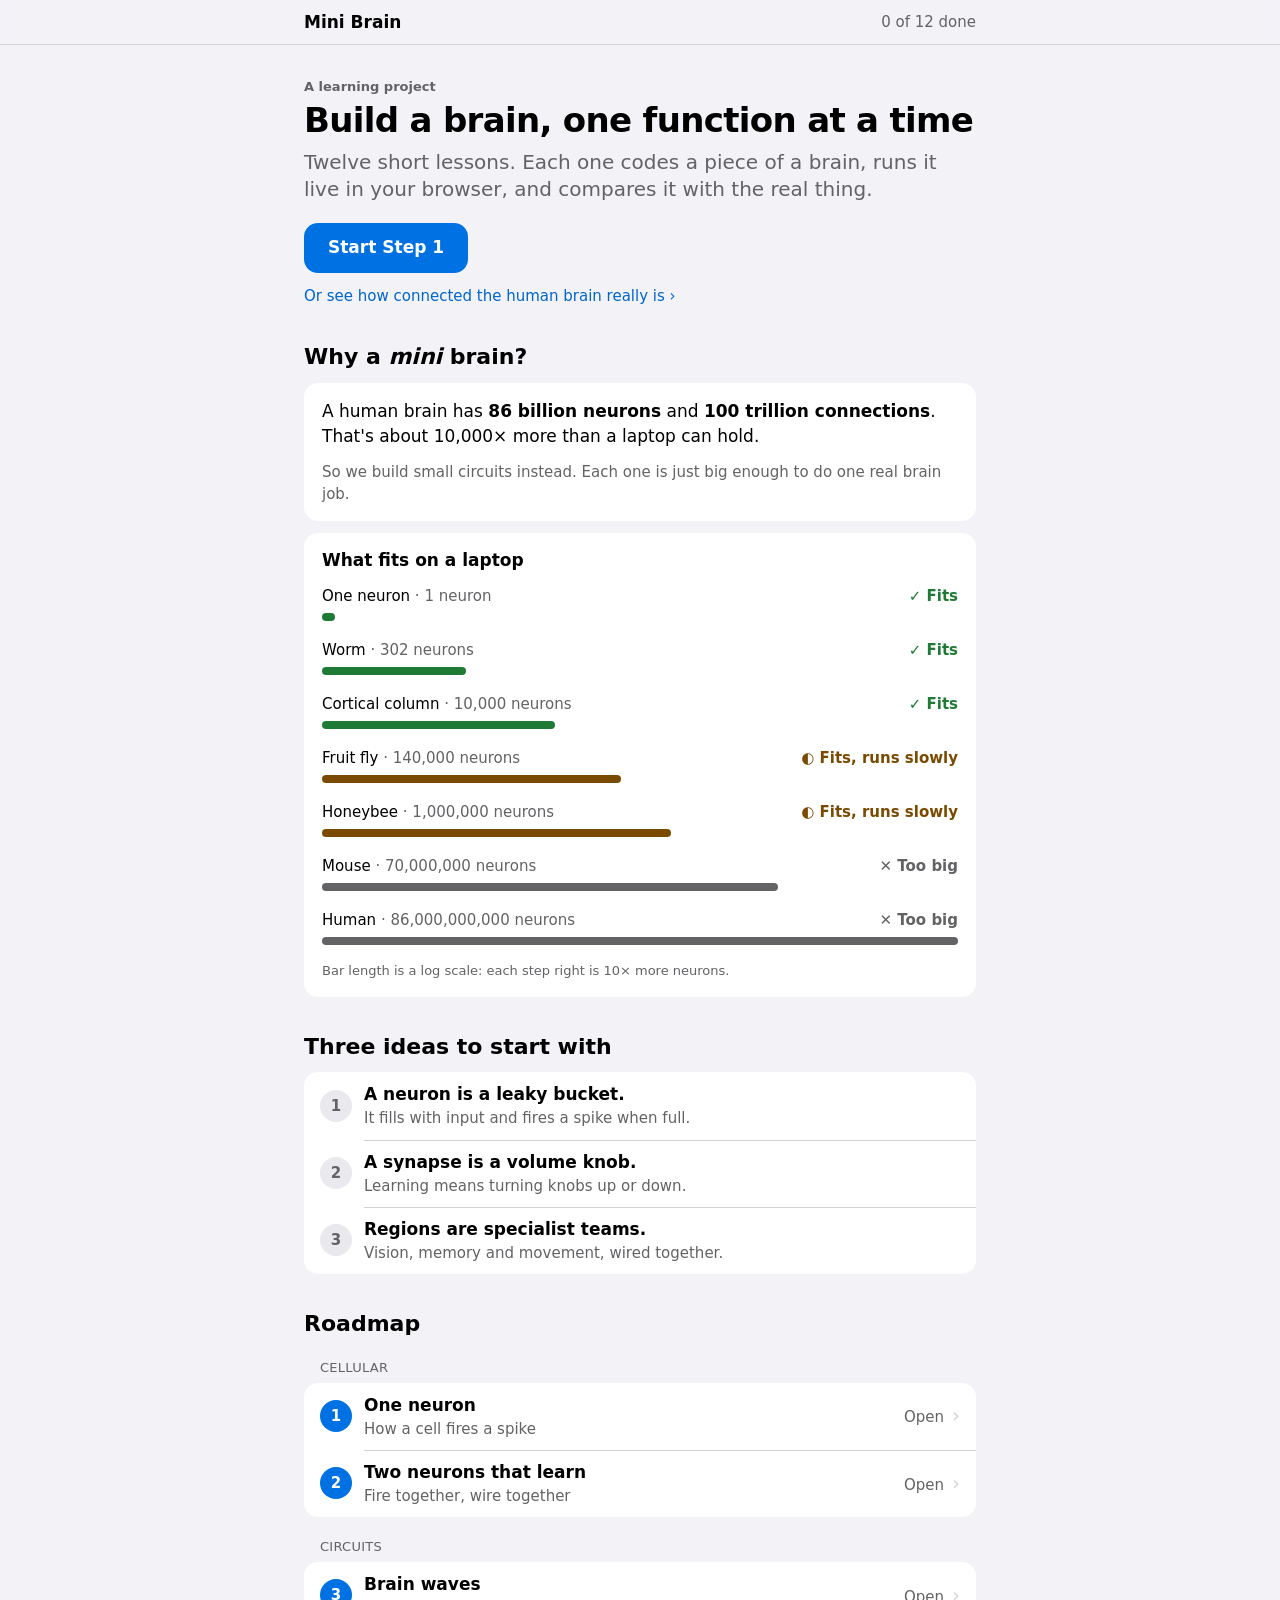
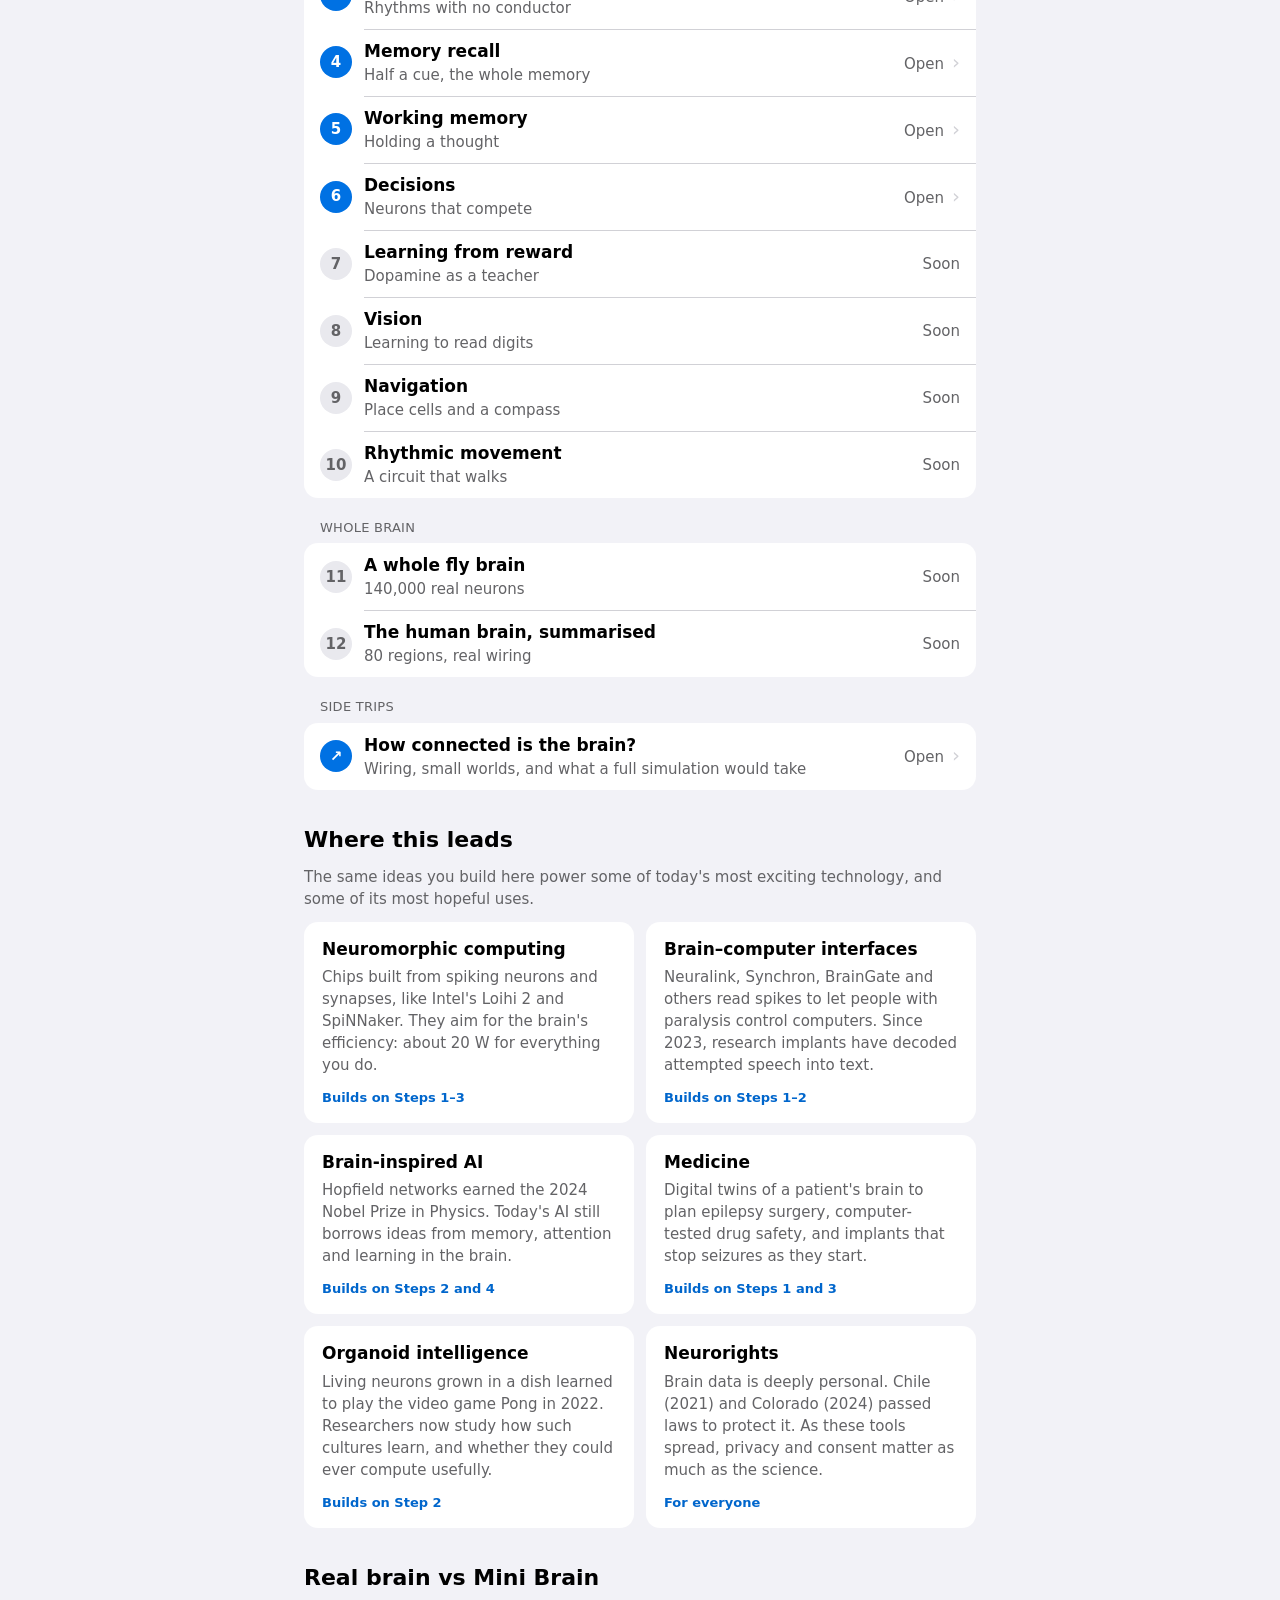
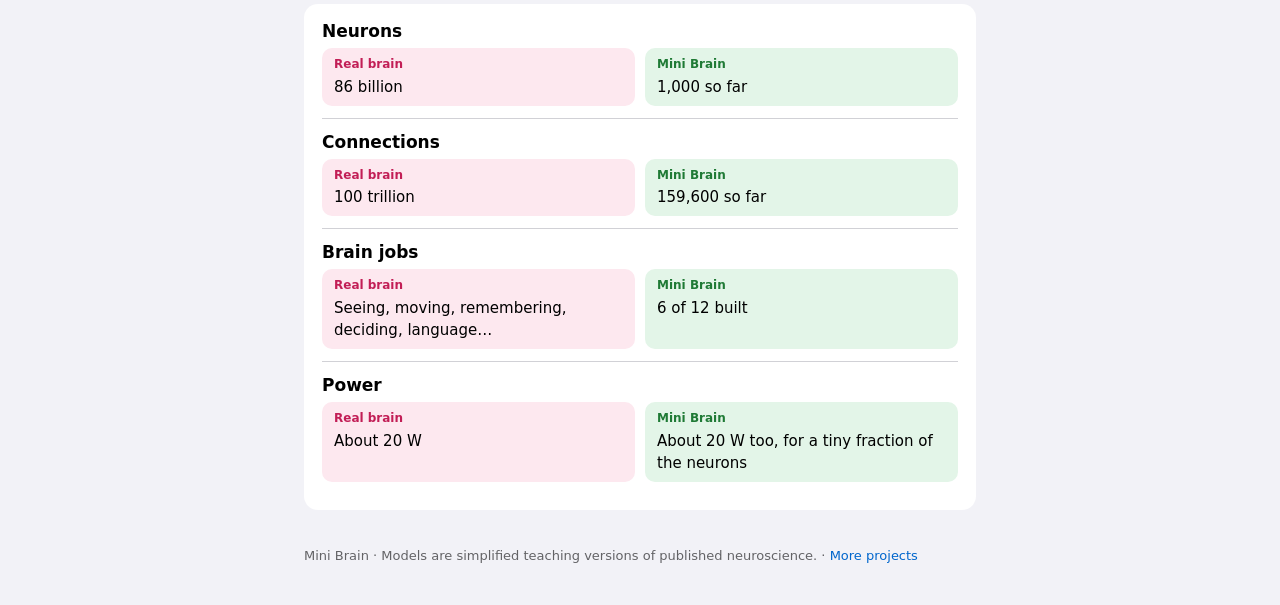
<file: index.html>
<!doctype html>
<html lang="en">
<head>
<meta charset="utf-8">
<meta name="viewport" content="width=device-width, initial-scale=1, viewport-fit=cover">
<title>Mini Brain</title>
<meta name="description" content="Build a scaled-down brain one function at a time. Short lessons, live demos, and how each piece compares with the real brain.">
<meta name="theme-color" content="#f2f2f7" media="(prefers-color-scheme: light)">
<meta name="theme-color" content="#000000" media="(prefers-color-scheme: dark)">
<link rel="icon" href="data:image/svg+xml,<svg xmlns='http://www.w3.org/2000/svg' viewBox='0 0 100 100'><rect width='100' height='100' rx='22' fill='%230071e3'/><path d='M18 56h20l8-30 9 48 7-18h20' stroke='white' stroke-width='8' fill='none' stroke-linejoin='round' stroke-linecap='round'/></svg>">
<link rel="stylesheet" href="assets/style.css?v=4">
</head>
<body>
<a class="skip" href="#main">Skip to content</a>
<header class="navbar"><div class="wrap">
  <span class="title">Mini Brain</span>
  <span class="meta" id="progress"></span>
</div></header>

<main class="wrap" id="main">
  <p class="eyebrow">A learning project</p>
  <h1>Build a brain, one function at a time</h1>
  <p class="lede">Twelve short lessons. Each one codes a piece of a brain, runs it live in your browser, and compares it with the real thing.</p>
  <p><a class="cta" href="steps/01-neuron.html">Start Step 1</a></p>
  <p class="sub"><a href="steps/scaling-up.html">Or see how connected the human brain really is ›</a></p>

  <h2>Why a <i>mini</i> brain?</h2>
  <div class="card">
    <p>A human brain has <b>86 billion neurons</b> and <b>100 trillion connections</b>. That's about 10,000× more than a laptop can hold.</p>
    <p class="sub">So we build small circuits instead. Each one is just big enough to do one real brain job.</p>
  </div>

  <div class="card" id="scale" aria-label="Brain sizes compared with what a laptop can simulate"></div>

  <h2>Three ideas to start with</h2>
  <div class="group">
    <div class="row"><span class="num" aria-hidden="true">1</span><span class="txt"><b>A neuron is a leaky bucket.</b><span class="sub">It fills with input and fires a spike when full.</span></span></div>
    <div class="row"><span class="num" aria-hidden="true">2</span><span class="txt"><b>A synapse is a volume knob.</b><span class="sub">Learning means turning knobs up or down.</span></span></div>
    <div class="row"><span class="num" aria-hidden="true">3</span><span class="txt"><b>Regions are specialist teams.</b><span class="sub">Vision, memory and movement, wired together.</span></span></div>
  </div>

  <h2 id="roadmap">Roadmap</h2>
  <div id="road"></div>
  <p class="group-title">Side trips</p>
  <div class="group">
    <a class="row ready" href="steps/scaling-up.html"><span class="num" aria-hidden="true">↗</span><span class="txt"><b>How connected is the brain?</b><span class="sub">Wiring, small worlds, and what a full simulation would take</span></span><span class="end">Open</span></a>
  </div>

  <h2 id="frontiers">Where this leads</h2>
  <p class="sub">The same ideas you build here power some of today's most exciting technology, and some of its most hopeful uses.</p>
  <div class="frontiers">
    <div class="card"><h3>Neuromorphic computing</h3><p class="sub">Chips built from spiking neurons and synapses, like Intel's Loihi 2 and SpiNNaker. They aim for the brain's efficiency: about 20 W for everything you do.</p><p class="foot">Builds on Steps 1–3</p></div>
    <div class="card"><h3>Brain–computer interfaces</h3><p class="sub">Neuralink, Synchron, BrainGate and others read spikes to let people with paralysis control computers. Since 2023, research implants have decoded attempted speech into text.</p><p class="foot">Builds on Steps 1–2</p></div>
    <div class="card"><h3>Brain-inspired AI</h3><p class="sub">Hopfield networks earned the 2024 Nobel Prize in Physics. Today's AI still borrows ideas from memory, attention and learning in the brain.</p><p class="foot">Builds on Steps 2 and 4</p></div>
    <div class="card"><h3>Medicine</h3><p class="sub">Digital twins of a patient's brain to plan epilepsy surgery, computer-tested drug safety, and implants that stop seizures as they start.</p><p class="foot">Builds on Steps 1 and 3</p></div>
    <div class="card"><h3>Organoid intelligence</h3><p class="sub">Living neurons grown in a dish learned to play the video game Pong in 2022. Researchers now study how such cultures learn, and whether they could ever compute usefully.</p><p class="foot">Builds on Step 2</p></div>
    <div class="card"><h3>Neurorights</h3><p class="sub">Brain data is deeply personal. Chile (2021) and Colorado (2024) passed laws to protect it. As these tools spread, privacy and consent matter as much as the science.</p><p class="foot">For everyone</p></div>
  </div>

  <h2>Real brain vs Mini Brain</h2>
  <div class="card vs" id="scoreboard"></div>
</main>

<footer><div class="wrap foot">Mini Brain · Models are simplified teaching versions of published neuroscience. · <a href="https://cweekiat.github.io/">More projects</a></div></footer>

<script type="module">
import { STEPS, LEVELS, isDone } from "./assets/steps.js";

const built = STEPS.filter((s) => s.ready);
const done = STEPS.filter((s) => isDone(s.n)).length;
document.getElementById("progress").textContent = `${done} of ${STEPS.length} done`;

// Roadmap: one grouped list per zoom level
document.getElementById("road").innerHTML = LEVELS.map((lvl) => `
  <p class="group-title">${lvl}</p>
  <div class="group">${STEPS.filter((s) => s.level === lvl).map((s) => {
    const fin = isDone(s.n);
    const cls = `row ${s.ready ? "ready" : ""} ${fin ? "done" : ""}`;
    const inner = `<span class="num" aria-hidden="true">${fin ? "✓" : s.n}</span>
      <span class="txt"><b>${s.title}</b><span class="sub">${s.sub}</span></span>
      <span class="end">${fin ? "Done" : s.ready ? "Open" : "Soon"}</span>`;
    return s.ready
      ? `<a class="${cls}" href="steps/${s.slug}.html" aria-label="Step ${s.n}: ${s.title}${fin ? ", done" : ""}">${inner}</a>`
      : `<div class="${cls}" aria-label="Step ${s.n}: ${s.title}, coming soon">${inner}</div>`;
  }).join("")}</div>`).join("");

// Scoreboard
const biggest = Math.max(0, ...built.map((s) => s.neurons));
const rows = [
  ["Neurons", "86 billion", `${biggest.toLocaleString()} so far`],
  ["Connections", "100 trillion", built.some((s) => s.synapses) ? `${Math.max(...built.map((s) => s.synapses || 0)).toLocaleString()} so far` : "None yet"],
  ["Brain jobs", "Seeing, moving, remembering, deciding, language…", `${built.length} of ${STEPS.length} built`],
  ["Power", "About 20 W", "About 20 W too, for a tiny fraction of the neurons"],
];
document.getElementById("scoreboard").innerHTML = rows.map(([k, r, m]) => `
  <div class="item"><h3>${k}</h3><div class="pair"><div class="r"><span>Real brain</span>${r}</div><div class="m"><span>Mini Brain</span>${m}</div></div></div>`).join("");

// What fits on a laptop (log scale)
const sizes = [
  ["One neuron", 1, "ok"], ["Worm", 302, "ok"], ["Cortical column", 1e4, "ok"],
  ["Fruit fly", 1.4e5, "slow"], ["Honeybee", 1e6, "slow"], ["Mouse", 7e7, "no"], ["Human", 8.6e10, "no"],
];
const word = { ok: "✓ Fits", slow: "◐ Fits, runs slowly", no: "✕ Too big" };
const col = { ok: "var(--model)", slow: "var(--note)", no: "var(--label-2)" };
const max = Math.log10(8.6e10);
document.getElementById("scale").innerHTML = `<h3>What fits on a laptop</h3>` + sizes.map(([name, n, k]) => `
  <div class="scale-row"><div class="top"><span>${name} <span class="sub">· ${n.toLocaleString()} neuron${n === 1 ? "" : "s"}</span></span><span style="color:${col[k]};font-weight:600">${word[k]}</span></div>
  <div class="bar" style="background:${col[k]};width:${Math.max(2, (Math.log10(n) / max) * 100)}%"></div></div>`).join("")
  + `<p class="foot" style="margin-top:6px">Bar length is a log scale: each step right is 10× more neurons.</p>`;
</script>
</body>
</html>
</file>
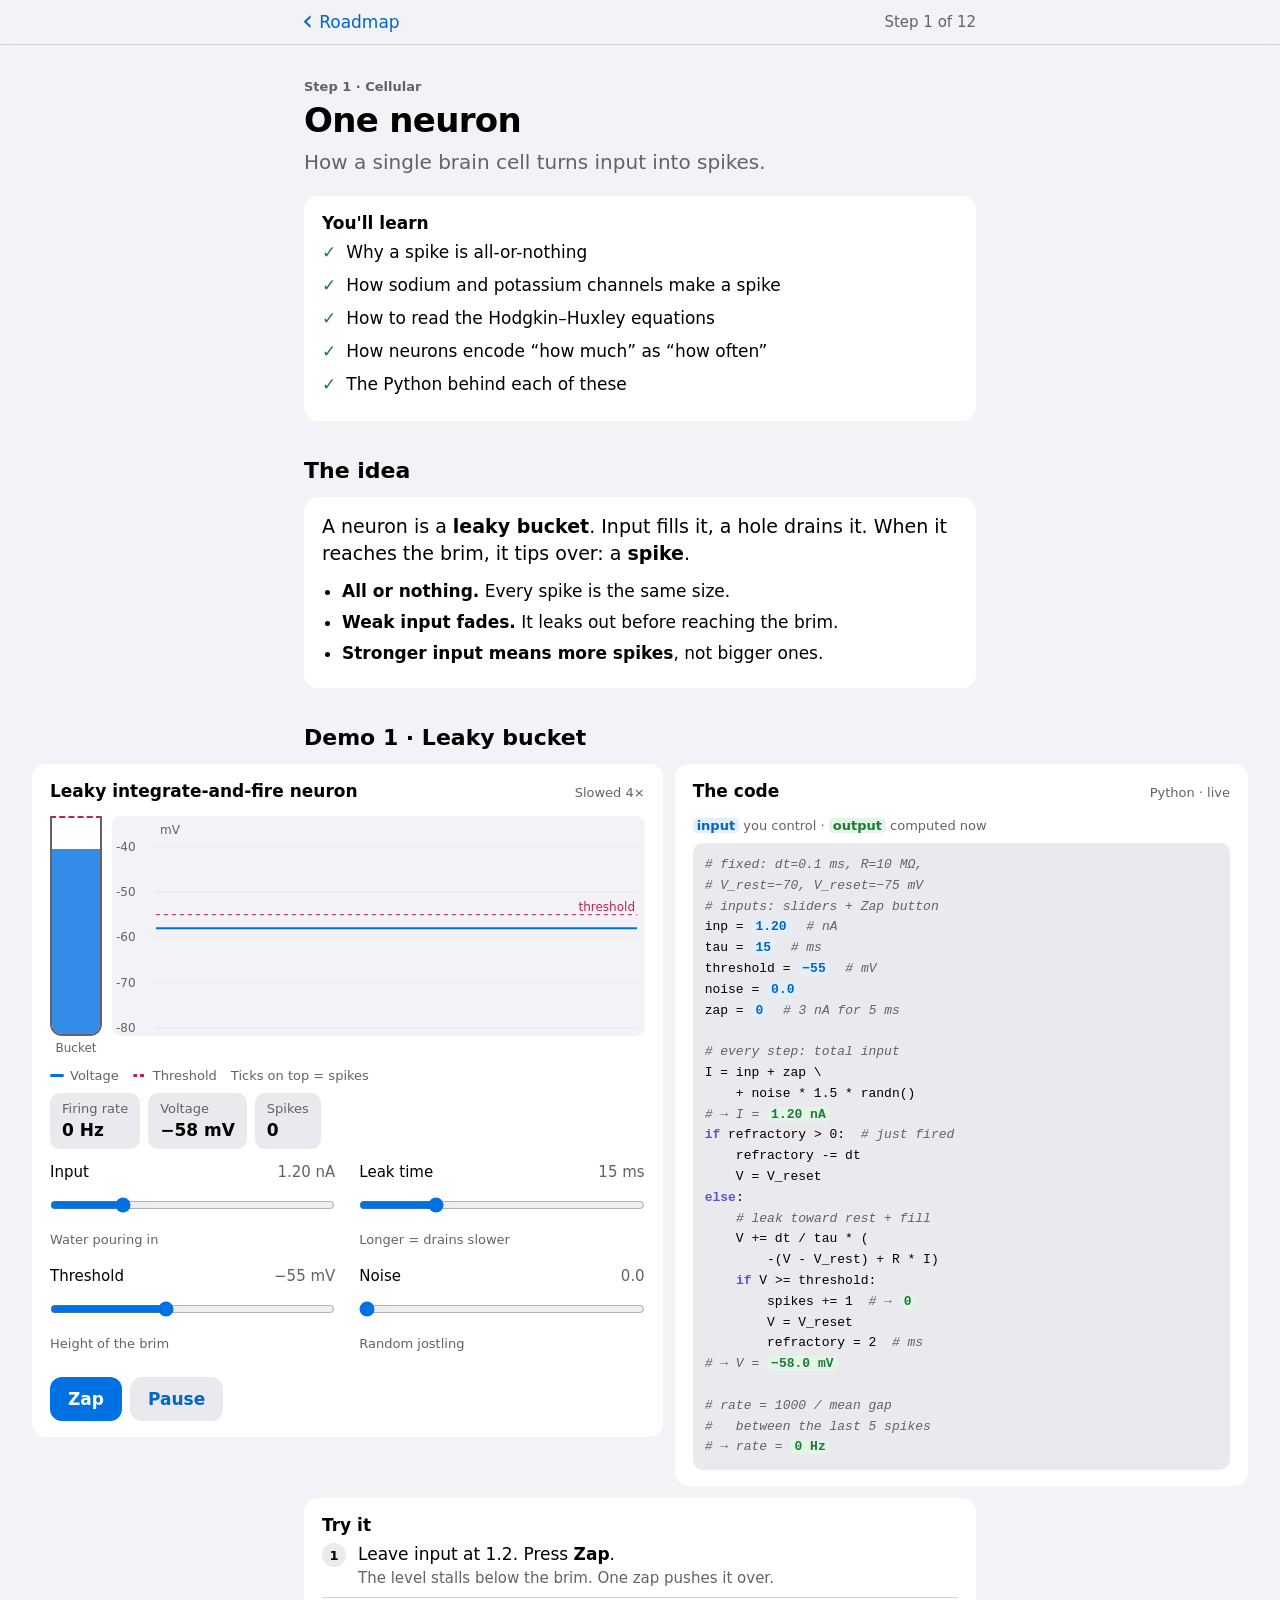
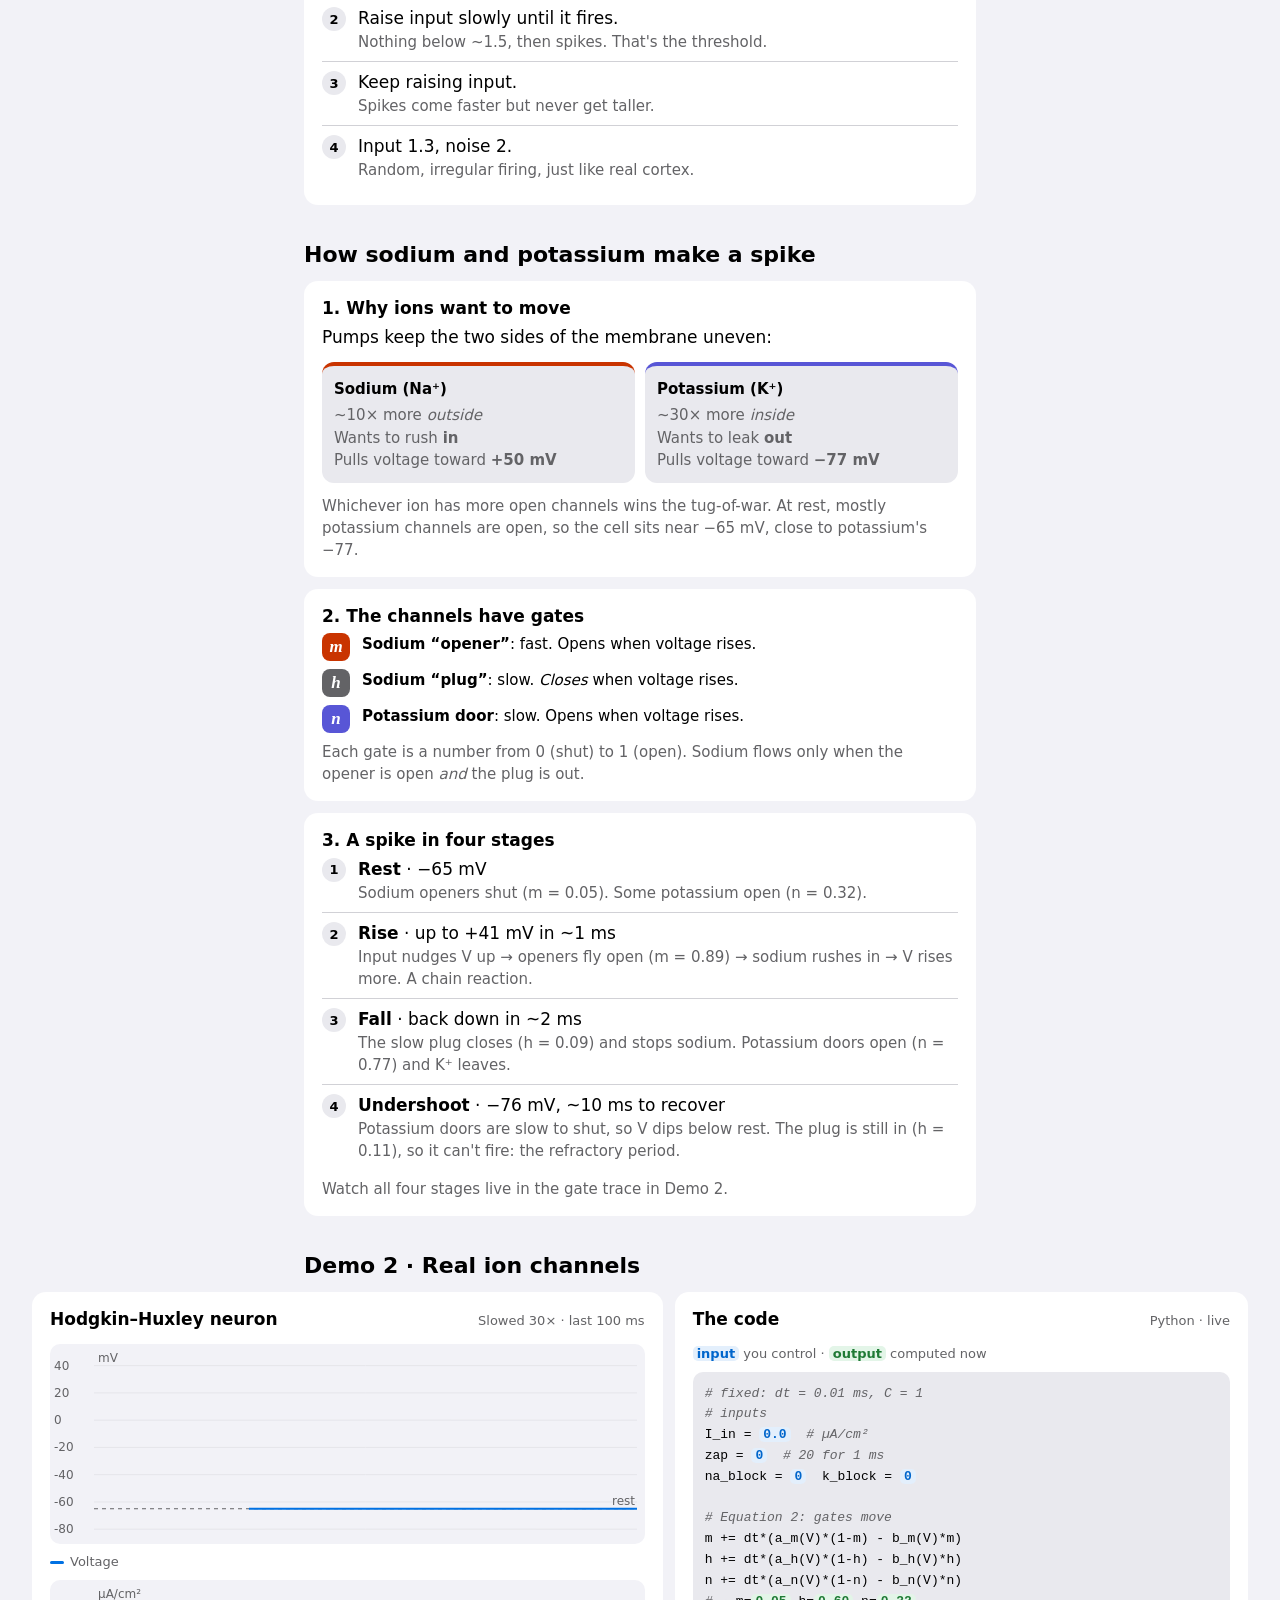
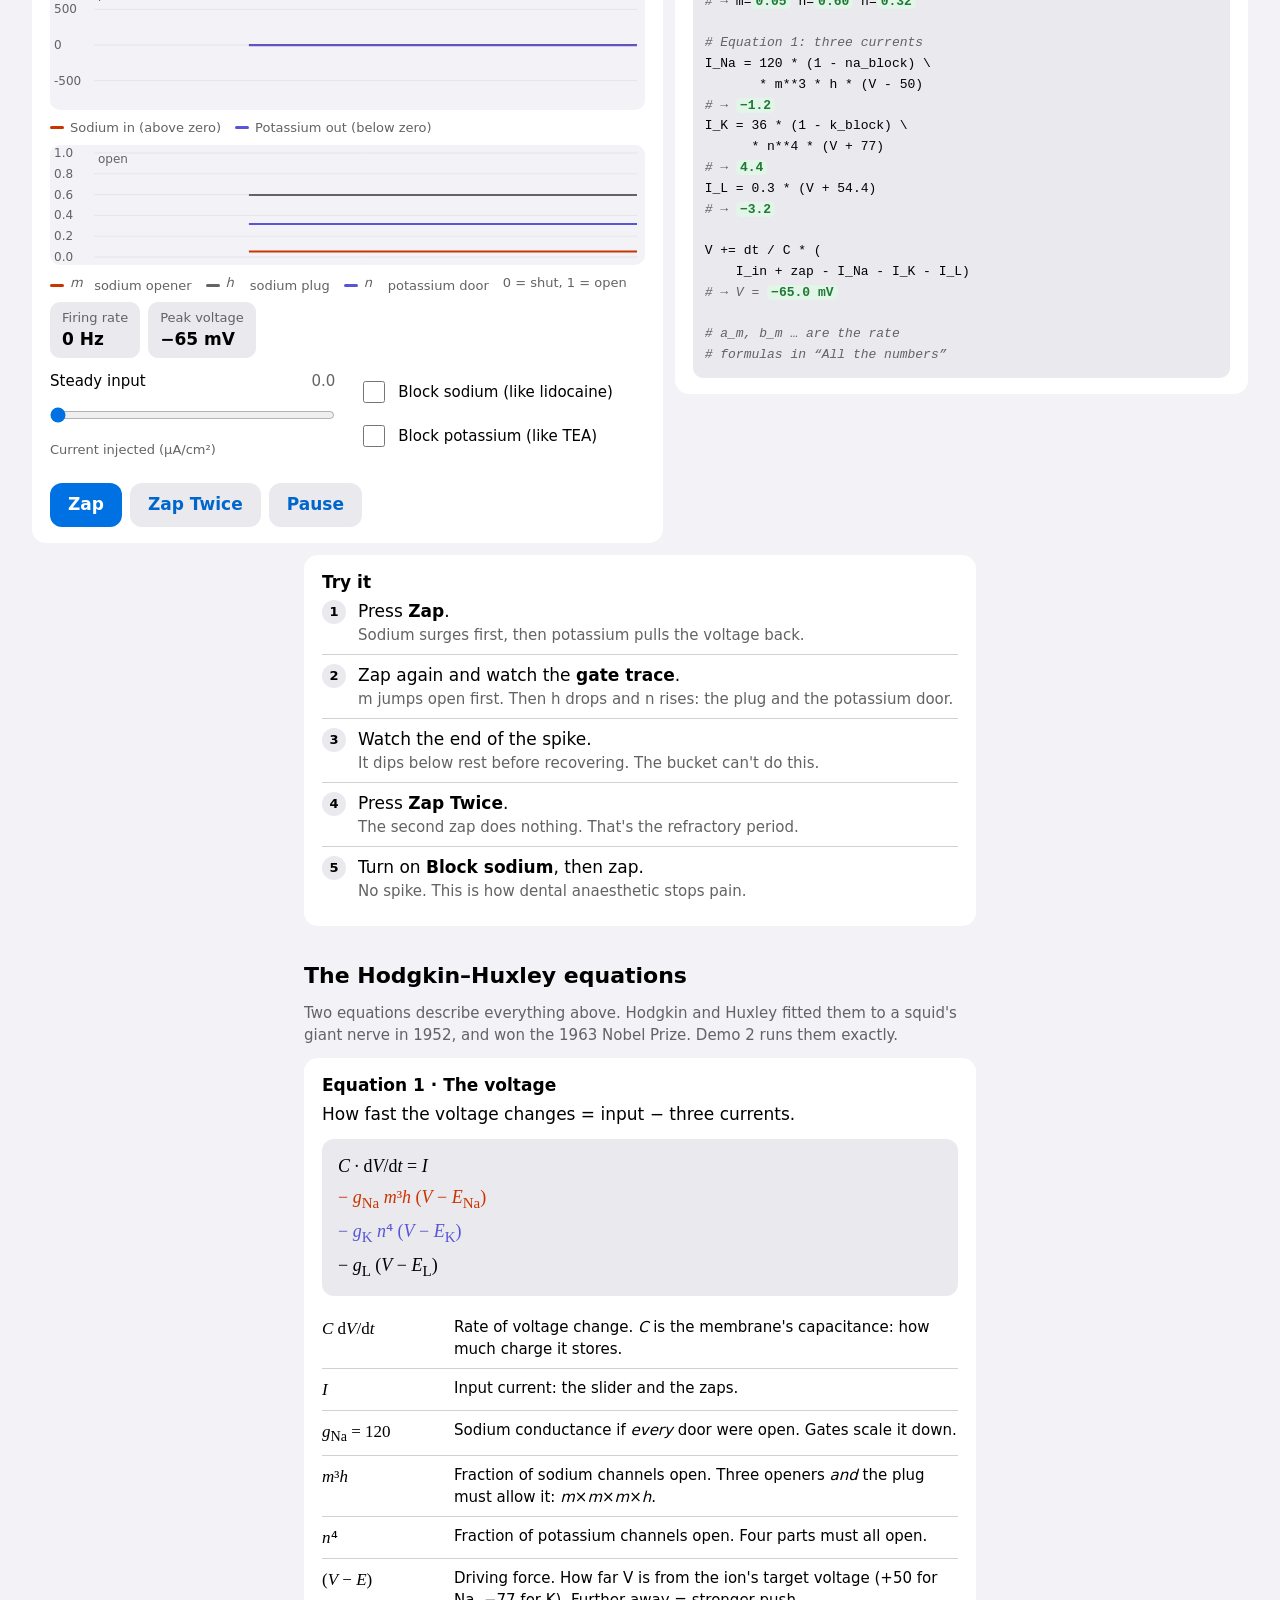
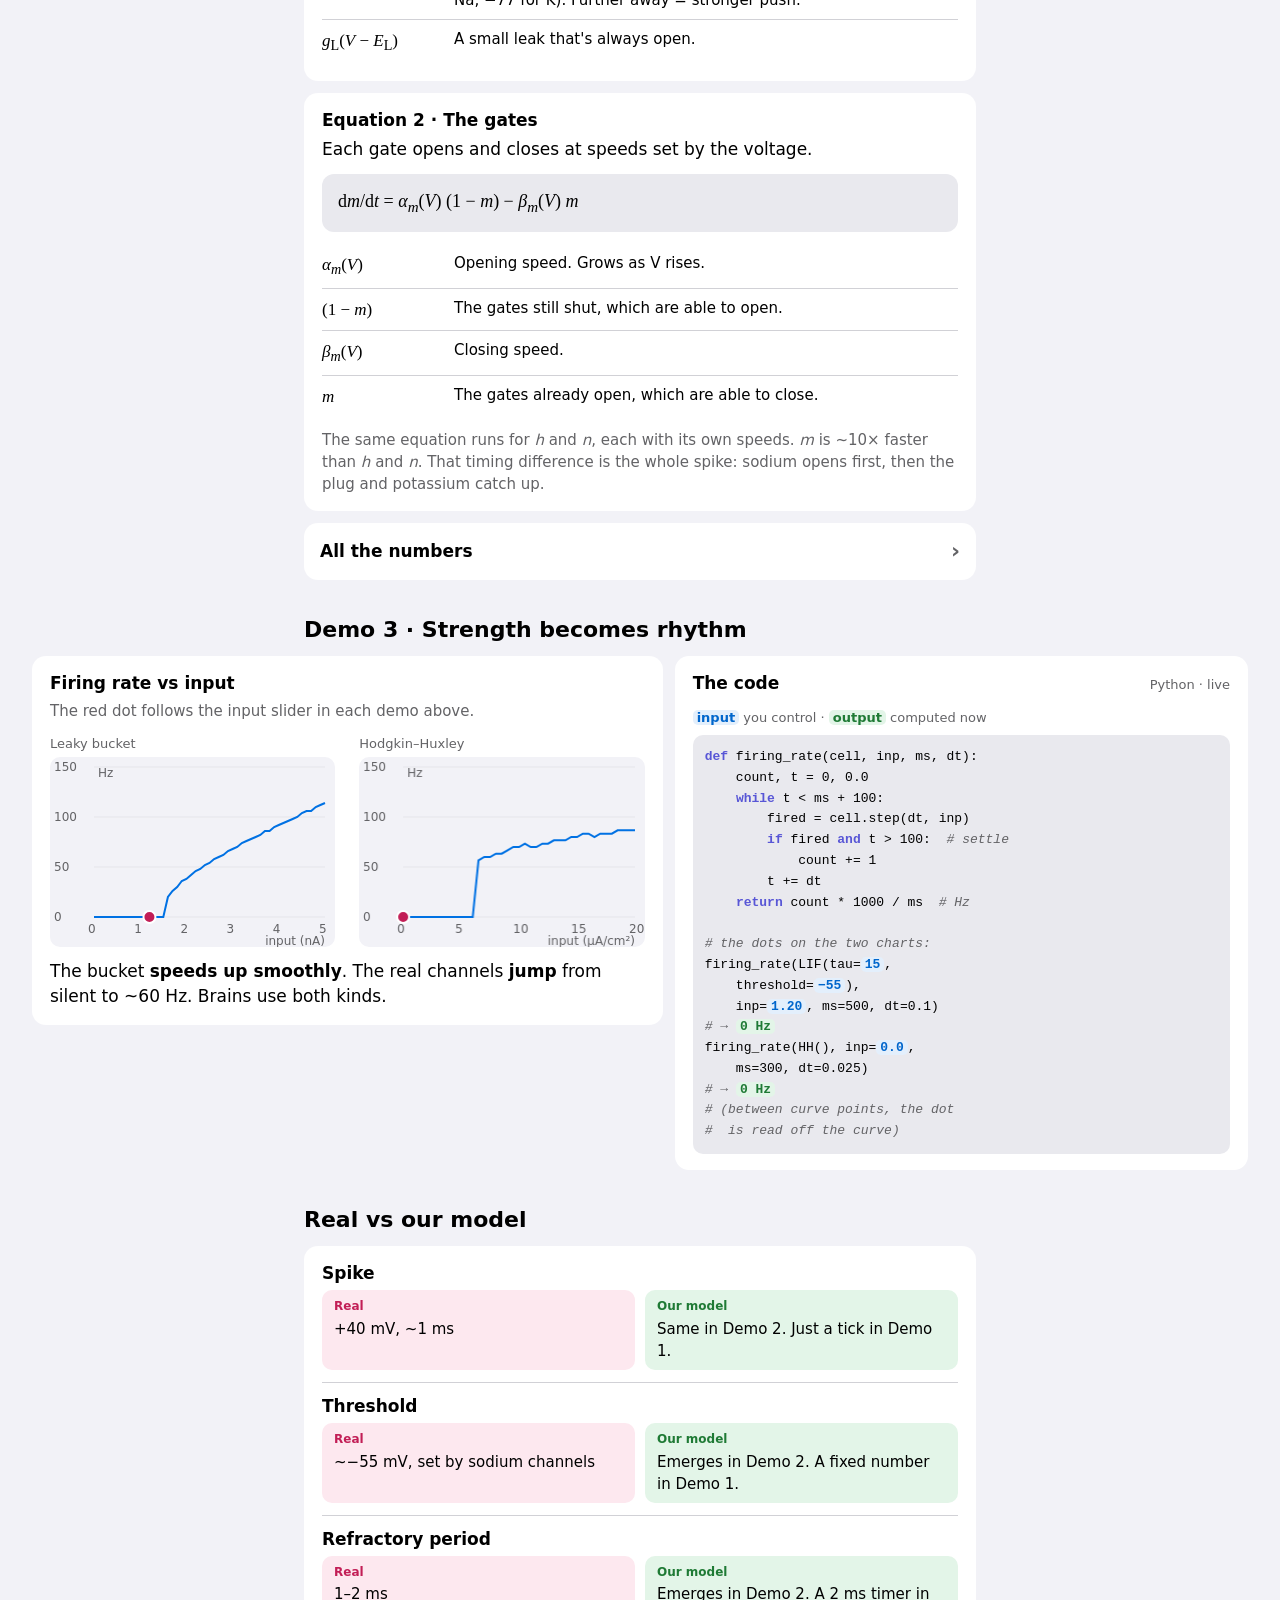
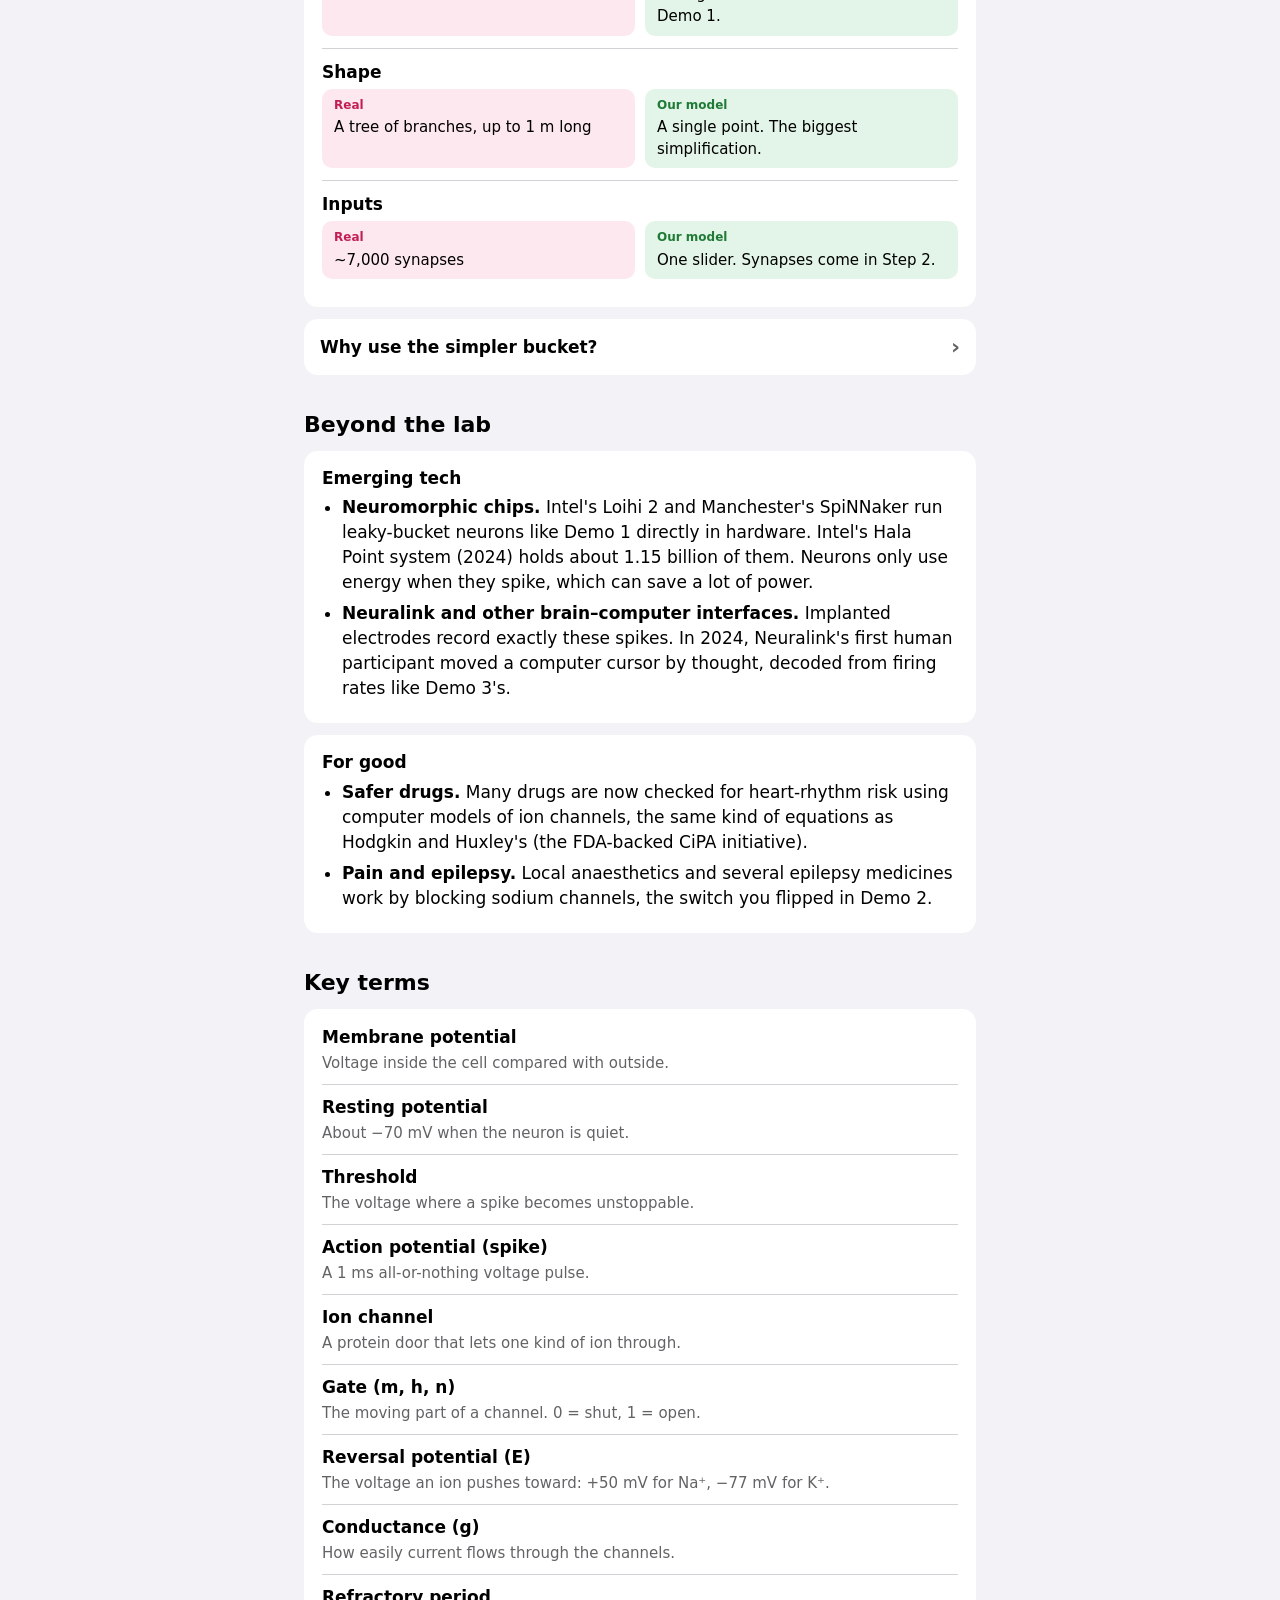
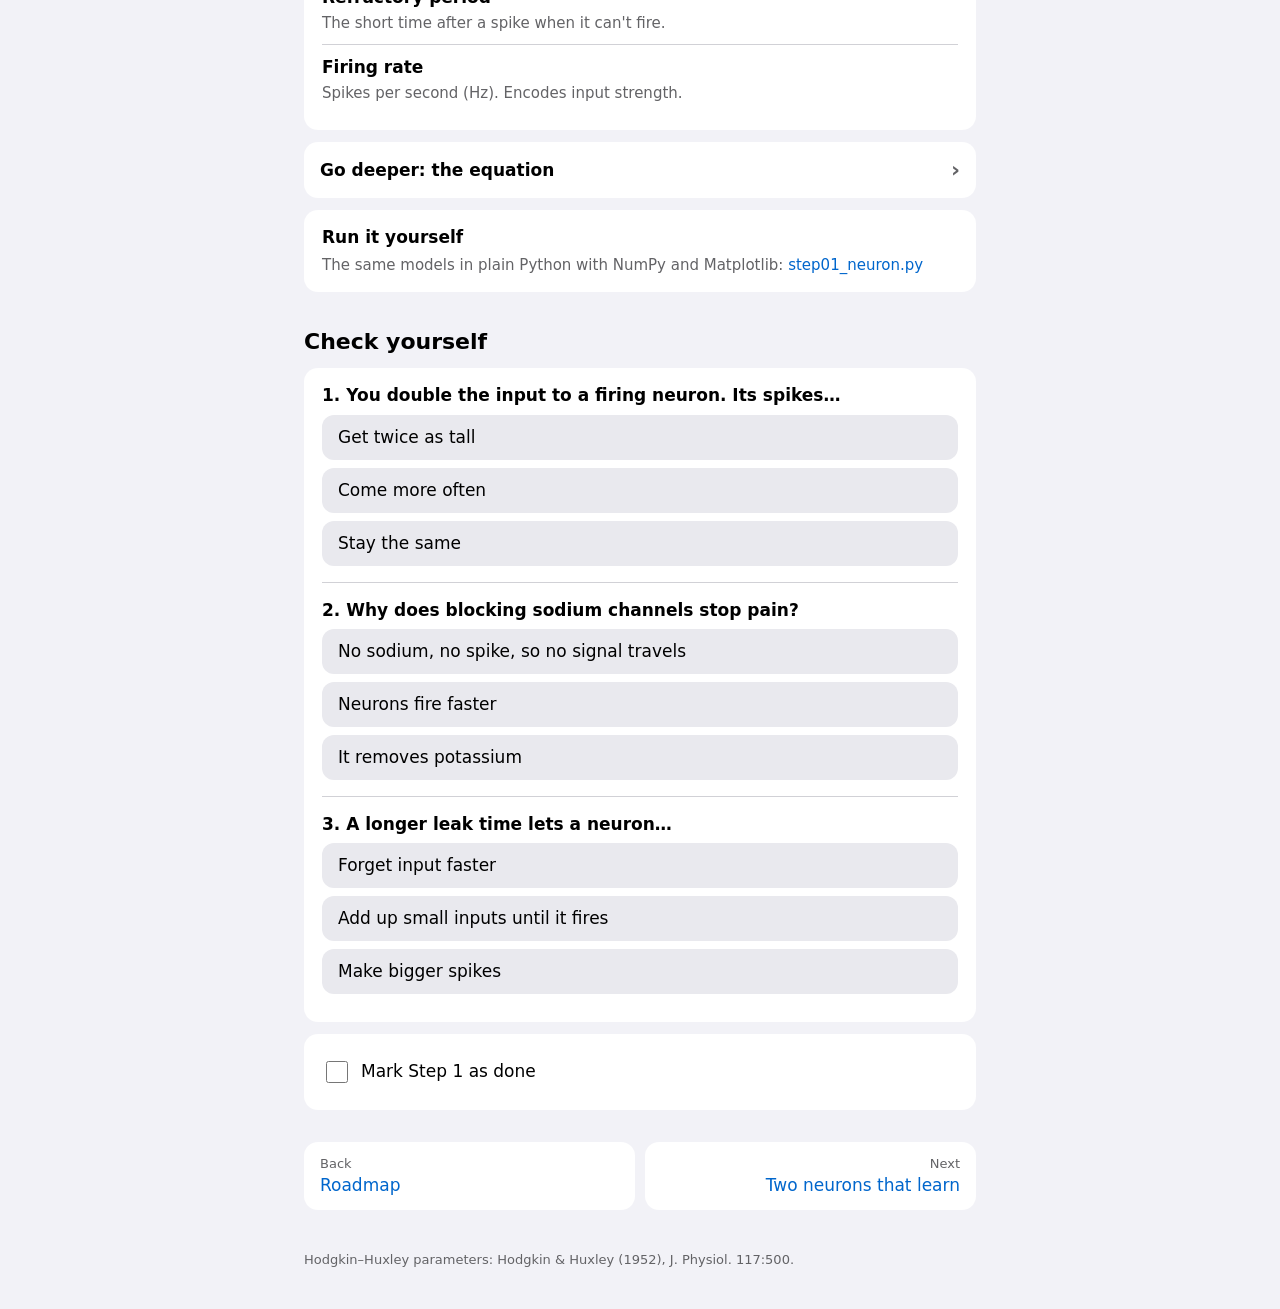
<file: steps/01-neuron.html>
<!doctype html>
<html lang="en">
<head>
<meta charset="utf-8">
<meta name="viewport" content="width=device-width, initial-scale=1, viewport-fit=cover">
<title>One neuron · Mini Brain</title>
<meta name="description" content="Step 1: how a single neuron turns input into spikes. Live leaky-bucket and Hodgkin–Huxley demos.">
<meta name="theme-color" content="#f2f2f7" media="(prefers-color-scheme: light)">
<meta name="theme-color" content="#000000" media="(prefers-color-scheme: dark)">
<link rel="icon" href="data:image/svg+xml,<svg xmlns='http://www.w3.org/2000/svg' viewBox='0 0 100 100'><rect width='100' height='100' rx='22' fill='%230071e3'/><path d='M18 56h20l8-30 9 48 7-18h20' stroke='white' stroke-width='8' fill='none' stroke-linejoin='round' stroke-linecap='round'/></svg>">
<link rel="stylesheet" href="../assets/style.css?v=4">
<style>
  .bucket-row { display: grid; grid-template-columns: 52px minmax(0, 1fr); gap: 10px; }
  .bucket { position: relative; height: 220px; border: 2px solid var(--label-2); border-top: 0; border-radius: 0 0 12px 12px; overflow: hidden; }
  .bucket .water { position: absolute; inset: auto 0 0 0; background: var(--accent); opacity: 0.8; }
  .bucket .brim { position: absolute; inset: 0 -2px auto -2px; border-top: 2px dashed var(--real); }
  .bucket.fired { border-color: var(--accent); }
  .cap { font-size: 0.75rem; color: var(--label-2); text-align: center; margin-top: 4px; }
</style>
</head>
<body>
<a class="skip" href="#main">Skip to content</a>
<header class="navbar"><div class="wrap">
  <a class="back" href="../index.html#roadmap">Roadmap</a>
  <span class="meta">Step 1 of 12</span>
</div></header>

<main class="wrap" id="main">
  <p class="eyebrow">Step 1 · Cellular</p>
  <h1>One neuron</h1>
  <p class="lede">How a single brain cell turns input into spikes.</p>

  <div class="card">
    <h3>You'll learn</h3>
    <ul class="goals">
      <li>Why a spike is all-or-nothing</li>
      <li>How sodium and potassium channels make a spike</li>
      <li>How to read the Hodgkin–Huxley equations</li>
      <li>How neurons encode “how much” as “how often”</li>
      <li>The Python behind each of these</li>
    </ul>
  </div>

  <h2>The idea</h2>
  <div class="card">
    <p class="idea">A neuron is a <b>leaky bucket</b>. Input fills it, a hole drains it. When it reaches the brim, it tips over: a <b>spike</b>.</p>
    <ul>
      <li><b>All or nothing.</b> Every spike is the same size.</li>
      <li><b>Weak input fades.</b> It leaks out before reaching the brim.</li>
      <li><b>Stronger input means more spikes</b>, not bigger ones.</li>
    </ul>
  </div>

  <h2>Demo 1 · Leaky bucket</h2>
<div class="duo">
  <section class="card" aria-labelledby="d1">
    <div class="demo-head"><h3 id="d1">Leaky integrate-and-fire neuron</h3><span class="speed">Slowed 4×</span></div>
    <div class="bucket-row">
      <div aria-hidden="true"><div class="bucket" id="bucket"><div class="water" id="water"></div><div class="brim"></div></div><div class="cap">Bucket</div></div>
      <canvas class="plot" id="lif-scope" role="img" aria-label="Live voltage trace of the leaky bucket neuron"></canvas>
    </div>
    <div class="legend"><span><i style="background:var(--accent)"></i>Voltage</span><span><i class="dash"></i>Threshold</span><span>Ticks on top = spikes</span></div>
    <div class="stats">
      <span class="stat">Firing rate<b id="lif-rate">0 Hz</b></span>
      <span class="stat">Voltage<b id="lif-v">−70 mV</b></span>
      <span class="stat">Spikes<b id="lif-count">0</b></span>
    </div>
    <div class="controls">
      <div class="ctrl"><label for="lif-I">Input <output for="lif-I"></output></label><input type="range" id="lif-I" min="0" max="5" step="0.05" value="1.2"><p class="hint">Water pouring in</p></div>
      <div class="ctrl"><label for="lif-tau">Leak time <output for="lif-tau"></output></label><input type="range" id="lif-tau" min="3" max="50" step="1" value="15"><p class="hint">Longer = drains slower</p></div>
      <div class="ctrl"><label for="lif-th">Threshold <output for="lif-th"></output></label><input type="range" id="lif-th" min="-65" max="-40" step="1" value="-55"><p class="hint">Height of the brim</p></div>
      <div class="ctrl"><label for="lif-noise">Noise <output for="lif-noise"></output></label><input type="range" id="lif-noise" min="0" max="3" step="0.1" value="0"><p class="hint">Random jostling</p></div>
    </div>
    <div class="btns">
      <button class="primary" id="lif-zap">Zap</button>
      <button id="lif-pause">Pause</button>
    </div>
  </section>
  <aside class="card live-code" aria-labelledby="c1">
    <div class="demo-head"><h3 id="c1">The code</h3><span class="speed">Python · live</span></div>
    <p class="key"><span class="lv in">input</span> you control · <span class="lv out">output</span> computed now</p>
    <pre class="code" id="code1" aria-live="off"></pre>
  </aside>
</div>

  <div class="card">
    <h3>Try it</h3>
    <ol class="tasks">
      <li><span>Leave input at 1.2. Press <b>Zap</b>.<span class="see">The level stalls below the brim. One zap pushes it over.</span></span></li>
      <li><span>Raise input slowly until it fires.<span class="see">Nothing below ~1.5, then spikes. That's the threshold.</span></span></li>
      <li><span>Keep raising input.<span class="see">Spikes come faster but never get taller.</span></span></li>
      <li><span>Input 1.3, noise 2.<span class="see">Random, irregular firing, just like real cortex.</span></span></li>
    </ol>
  </div>

  <h2>How sodium and potassium make a spike</h2>

  <div class="card">
    <h3>1. Why ions want to move</h3>
    <p>Pumps keep the two sides of the membrane uneven:</p>
    <div class="ions">
      <div class="ion na"><b>Sodium (Na⁺)</b><span>~10× more <i>outside</i></span><span>Wants to rush <b>in</b></span><span>Pulls voltage toward <b>+50 mV</b></span></div>
      <div class="ion k"><b>Potassium (K⁺)</b><span>~30× more <i>inside</i></span><span>Wants to leak <b>out</b></span><span>Pulls voltage toward <b>−77 mV</b></span></div>
    </div>
    <p class="sub" style="margin-top:0.75rem">Whichever ion has more open channels wins the tug-of-war. At rest, mostly potassium channels are open, so the cell sits near −65 mV, close to potassium's −77.</p>
  </div>

  <div class="card">
    <h3>2. The channels have gates</h3>
    <div class="gates">
      <div><span class="g" style="background:var(--na)">m</span><p><b>Sodium “opener”</b>: fast. Opens when voltage rises.</p></div>
      <div><span class="g" style="background:var(--label-2)">h</span><p><b>Sodium “plug”</b>: slow. <i>Closes</i> when voltage rises.</p></div>
      <div><span class="g" style="background:var(--k)">n</span><p><b>Potassium door</b>: slow. Opens when voltage rises.</p></div>
    </div>
    <p class="sub" style="margin-top:0.5rem">Each gate is a number from 0 (shut) to 1 (open). Sodium flows only when the opener is open <i>and</i> the plug is out.</p>
  </div>

  <div class="card">
    <h3>3. A spike in four stages</h3>
    <ol class="tasks stages">
      <li><span><b>Rest</b> · −65 mV<span class="see">Sodium openers shut (m = 0.05). Some potassium open (n = 0.32).</span></span></li>
      <li><span><b>Rise</b> · up to +41 mV in ~1 ms<span class="see">Input nudges V up → openers fly open (m = 0.89) → sodium rushes in → V rises more. A chain reaction.</span></span></li>
      <li><span><b>Fall</b> · back down in ~2 ms<span class="see">The slow plug closes (h = 0.09) and stops sodium. Potassium doors open (n = 0.77) and K⁺ leaves.</span></span></li>
      <li><span><b>Undershoot</b> · −76 mV, ~10 ms to recover<span class="see">Potassium doors are slow to shut, so V dips below rest. The plug is still in (h = 0.11), so it can't fire: the refractory period.</span></span></li>
    </ol>
    <p class="sub" style="margin-top:0.5rem">Watch all four stages live in the gate trace in Demo 2.</p>
  </div>

  <h2>Demo 2 · Real ion channels</h2>
<div class="duo">
  <section class="card" aria-labelledby="d2">
    <div class="demo-head"><h3 id="d2">Hodgkin–Huxley neuron</h3><span class="speed">Slowed 30× · last 100 ms</span></div>
    <canvas class="plot" id="hh-scope" role="img" aria-label="Live voltage trace of the Hodgkin–Huxley neuron"></canvas>
    <div class="legend"><span><i style="background:var(--accent)"></i>Voltage</span></div>
    <canvas class="plot" id="hh-cur" role="img" aria-label="Live sodium and potassium currents" style="margin-top:8px"></canvas>
    <div class="legend"><span><i style="background:var(--na)"></i>Sodium in (above zero)</span><span><i style="background:var(--k)"></i>Potassium out (below zero)</span></div>
    <canvas class="plot" id="hh-gates" role="img" aria-label="Live gate openness: sodium opener m, sodium plug h, potassium door n" style="margin-top:8px"></canvas>
    <div class="legend"><span><i style="background:var(--na)"></i><i>m</i> sodium opener</span><span><i style="background:var(--label-2)"></i><i>h</i> sodium plug</span><span><i style="background:var(--k)"></i><i>n</i> potassium door</span><span>0 = shut, 1 = open</span></div>
    <div class="stats">
      <span class="stat">Firing rate<b id="hh-rate">0 Hz</b></span>
      <span class="stat">Peak voltage<b id="hh-peak">−65 mV</b></span>
    </div>
    <div class="controls">
      <div class="ctrl"><label for="hh-I">Steady input <output for="hh-I"></output></label><input type="range" id="hh-I" min="0" max="20" step="0.1" value="0"><p class="hint">Current injected (µA/cm²)</p></div>
      <div>
        <label class="toggle"><input type="checkbox" id="hh-na"> Block sodium (like lidocaine)</label>
        <label class="toggle"><input type="checkbox" id="hh-k"> Block potassium (like TEA)</label>
      </div>
    </div>
    <div class="btns">
      <button class="primary" id="hh-zap">Zap</button>
      <button id="hh-double">Zap Twice</button>
      <button id="hh-pause">Pause</button>
    </div>
  </section>
  <aside class="card live-code" aria-labelledby="c2">
    <div class="demo-head"><h3 id="c2">The code</h3><span class="speed">Python · live</span></div>
    <p class="key"><span class="lv in">input</span> you control · <span class="lv out">output</span> computed now</p>
    <pre class="code" id="code2" aria-live="off"></pre>
  </aside>
</div>

  <div class="card">
    <h3>Try it</h3>
    <ol class="tasks">
      <li><span>Press <b>Zap</b>.<span class="see">Sodium surges first, then potassium pulls the voltage back.</span></span></li>
      <li><span>Zap again and watch the <b>gate trace</b>.<span class="see">m jumps open first. Then h drops and n rises: the plug and the potassium door.</span></span></li>
      <li><span>Watch the end of the spike.<span class="see">It dips below rest before recovering. The bucket can't do this.</span></span></li>
      <li><span>Press <b>Zap Twice</b>.<span class="see">The second zap does nothing. That's the refractory period.</span></span></li>
      <li><span>Turn on <b>Block sodium</b>, then zap.<span class="see">No spike. This is how dental anaesthetic stops pain.</span></span></li>
    </ol>
  </div>

  <h2>The Hodgkin–Huxley equations</h2>
  <p class="sub">Two equations describe everything above. Hodgkin and Huxley fitted them to a squid's giant nerve in 1952, and won the 1963 Nobel Prize. Demo 2 runs them exactly.</p>

  <div class="card">
    <h3>Equation 1 · The voltage</h3>
    <p>How fast the voltage changes = input − three currents.</p>
    <div class="eq" role="math" aria-label="C dV by dt equals I minus g sodium m cubed h times V minus E sodium, minus g potassium n to the fourth times V minus E potassium, minus g leak times V minus E leak">
      <span class="ln"><i>C</i> · d<i>V</i>/d<i>t</i> = <i>I</i></span>
      <span class="ln na">− <i>g</i><sub>Na</sub> <i>m</i>³<i>h</i> (<i>V</i> − <i>E</i><sub>Na</sub>)</span>
      <span class="ln k">− <i>g</i><sub>K</sub> <i>n</i>⁴ (<i>V</i> − <i>E</i><sub>K</sub>)</span>
      <span class="ln">− <i>g</i><sub>L</sub> (<i>V</i> − <i>E</i><sub>L</sub>)</span>
    </div>
    <div class="terms-grid">
      <div><span class="sym"><i>C</i> d<i>V</i>/d<i>t</i></span><span>Rate of voltage change. <i>C</i> is the membrane's capacitance: how much charge it stores.</span></div>
      <div><span class="sym"><i>I</i></span><span>Input current: the slider and the zaps.</span></div>
      <div><span class="sym"><i>g</i><sub>Na</sub> = 120</span><span>Sodium conductance if <i>every</i> door were open. Gates scale it down.</span></div>
      <div><span class="sym"><i>m</i>³<i>h</i></span><span>Fraction of sodium channels open. Three openers <i>and</i> the plug must allow it: <i>m</i>×<i>m</i>×<i>m</i>×<i>h</i>.</span></div>
      <div><span class="sym"><i>n</i>⁴</span><span>Fraction of potassium channels open. Four parts must all open.</span></div>
      <div><span class="sym">(<i>V</i> − <i>E</i>)</span><span>Driving force. How far V is from the ion's target voltage (+50 for Na, −77 for K). Further away = stronger push.</span></div>
      <div><span class="sym"><i>g</i><sub>L</sub>(<i>V</i> − <i>E</i><sub>L</sub>)</span><span>A small leak that's always open.</span></div>
    </div>
  </div>

  <div class="card">
    <h3>Equation 2 · The gates</h3>
    <p>Each gate opens and closes at speeds set by the voltage.</p>
    <div class="eq" role="math" aria-label="d m by d t equals alpha m of V times 1 minus m, minus beta m of V times m">
      <span class="ln">d<i>m</i>/d<i>t</i> = <i>α<sub>m</sub></i>(<i>V</i>) (1 − <i>m</i>) − <i>β<sub>m</sub></i>(<i>V</i>) <i>m</i></span>
    </div>
    <div class="terms-grid">
      <div><span class="sym"><i>α<sub>m</sub></i>(<i>V</i>)</span><span>Opening speed. Grows as V rises.</span></div>
      <div><span class="sym">(1 − <i>m</i>)</span><span>The gates still shut, which are able to open.</span></div>
      <div><span class="sym"><i>β<sub>m</sub></i>(<i>V</i>)</span><span>Closing speed.</span></div>
      <div><span class="sym"><i>m</i></span><span>The gates already open, which are able to close.</span></div>
    </div>
    <p class="sub" style="margin-top:0.75rem">The same equation runs for <i>h</i> and <i>n</i>, each with its own speeds. <i>m</i> is ~10× faster than <i>h</i> and <i>n</i>. That timing difference is the whole spike: sodium opens first, then the plug and potassium catch up.</p>
  </div>

  <details>
    <summary>All the numbers</summary>
    <div class="inner">
      <p class="foot">Rates per ms, V in mV (resting at −65).</p>
      <div class="eq" style="font-size:0.9375rem">
        <span class="ln"><i>α<sub>m</sub></i> = 0.1(<i>V</i>+40) / (1 − e<sup>−(<i>V</i>+40)/10</sup>)</span>
        <span class="ln"><i>β<sub>m</sub></i> = 4 e<sup>−(<i>V</i>+65)/18</sup></span>
        <span class="ln"><i>α<sub>h</sub></i> = 0.07 e<sup>−(<i>V</i>+65)/20</sup></span>
        <span class="ln"><i>β<sub>h</sub></i> = 1 / (1 + e<sup>−(<i>V</i>+35)/10</sup>)</span>
        <span class="ln"><i>α<sub>n</sub></i> = 0.01(<i>V</i>+55) / (1 − e<sup>−(<i>V</i>+55)/10</sup>)</span>
        <span class="ln"><i>β<sub>n</sub></i> = 0.125 e<sup>−(<i>V</i>+65)/80</sup></span>
      </div>
      <div class="terms-grid">
        <div><span class="sym"><i>C</i></span><span>1 µF/cm²</span></div>
        <div><span class="sym"><i>g</i><sub>Na</sub>, <i>g</i><sub>K</sub>, <i>g</i><sub>L</sub></span><span>120, 36, 0.3 mS/cm²</span></div>
        <div><span class="sym"><i>E</i><sub>Na</sub>, <i>E</i><sub>K</sub>, <i>E</i><sub>L</sub></span><span>+50, −77, −54.4 mV</span></div>
      </div>
    </div>
  </details>

  <h2>Demo 3 · Strength becomes rhythm</h2>
<div class="duo">
  <section class="card" aria-labelledby="d3">
    <h3 id="d3">Firing rate vs input</h3>
    <p class="sub">The red dot follows the input slider in each demo above.</p>
    <div class="controls" style="margin-top:0">
      <div><p class="foot" style="margin:0 0 4px">Leaky bucket</p><canvas class="plot" id="fi-lif" role="img" aria-label="Leaky bucket firing rate rises smoothly from zero once input passes about 1.5 nanoamps"></canvas></div>
      <div><p class="foot" style="margin:0 0 4px">Hodgkin–Huxley</p><canvas class="plot" id="fi-hh" role="img" aria-label="Hodgkin–Huxley firing rate jumps from zero to about 60 spikes per second near 6 to 7 microamps"></canvas></div>
    </div>
    <p style="margin-top:0.75rem">The bucket <b>speeds up smoothly</b>. The real channels <b>jump</b> from silent to ~60 Hz. Brains use both kinds.</p>
  </section>
  <aside class="card live-code" aria-labelledby="c3">
    <div class="demo-head"><h3 id="c3">The code</h3><span class="speed">Python · live</span></div>
    <p class="key"><span class="lv in">input</span> you control · <span class="lv out">output</span> computed now</p>
    <pre class="code" id="code3" aria-live="off"></pre>
  </aside>
</div>

  <h2>Real vs our model</h2>
  <div class="card vs">
    <div class="item"><h3>Spike</h3><div class="pair"><div class="r"><span>Real</span>+40 mV, ~1 ms</div><div class="m"><span>Our model</span>Same in Demo 2. Just a tick in Demo 1.</div></div></div>
    <div class="item"><h3>Threshold</h3><div class="pair"><div class="r"><span>Real</span>~−55 mV, set by sodium channels</div><div class="m"><span>Our model</span>Emerges in Demo 2. A fixed number in Demo 1.</div></div></div>
    <div class="item"><h3>Refractory period</h3><div class="pair"><div class="r"><span>Real</span>1–2 ms</div><div class="m"><span>Our model</span>Emerges in Demo 2. A 2 ms timer in Demo 1.</div></div></div>
    <div class="item"><h3>Shape</h3><div class="pair"><div class="r"><span>Real</span>A tree of branches, up to 1 m long</div><div class="m"><span>Our model</span>A single point. The biggest simplification.</div></div></div>
    <div class="item"><h3>Inputs</h3><div class="pair"><div class="r"><span>Real</span>~7,000 synapses</div><div class="m"><span>Our model</span>One slider. Synapses come in Step 2.</div></div></div>
  </div>

  <details>
    <summary>Why use the simpler bucket?</summary>
    <div class="inner">
      <p>The bucket costs about 3 sums per time step. Real channels cost about 30. For circuits of thousands of neurons (Step 3 onward), the bucket keeps a laptop fast enough.</p>
      <p class="sub">Left out on purpose: dendrite branches, dozens of other channel types, neurotransmitters, energy use.</p>
    </div>
  </details>

  <h2>Beyond the lab</h2>
  <div class="card">
    <h3>Emerging tech</h3>
    <ul>
      <li><b>Neuromorphic chips.</b> Intel's Loihi 2 and Manchester's SpiNNaker run leaky-bucket neurons like Demo 1 directly in hardware. Intel's Hala Point system (2024) holds about 1.15 billion of them. Neurons only use energy when they spike, which can save a lot of power.</li>
      <li><b>Neuralink and other brain–computer interfaces.</b> Implanted electrodes record exactly these spikes. In 2024, Neuralink's first human participant moved a computer cursor by thought, decoded from firing rates like Demo 3's.</li>
    </ul>
  </div>
  <div class="card">
    <h3>For good</h3>
    <ul>
      <li><b>Safer drugs.</b> Many drugs are now checked for heart-rhythm risk using computer models of ion channels, the same kind of equations as Hodgkin and Huxley's (the FDA-backed CiPA initiative).</li>
      <li><b>Pain and epilepsy.</b> Local anaesthetics and several epilepsy medicines work by blocking sodium channels, the switch you flipped in Demo 2.</li>
    </ul>
  </div>

  <h2>Key terms</h2>
  <div class="card">
    <dl class="terms">
      <div><dt>Membrane potential</dt><dd>Voltage inside the cell compared with outside.</dd></div>
      <div><dt>Resting potential</dt><dd>About −70 mV when the neuron is quiet.</dd></div>
      <div><dt>Threshold</dt><dd>The voltage where a spike becomes unstoppable.</dd></div>
      <div><dt>Action potential (spike)</dt><dd>A 1 ms all-or-nothing voltage pulse.</dd></div>
      <div><dt>Ion channel</dt><dd>A protein door that lets one kind of ion through.</dd></div>
      <div><dt>Gate (m, h, n)</dt><dd>The moving part of a channel. 0 = shut, 1 = open.</dd></div>
      <div><dt>Reversal potential (E)</dt><dd>The voltage an ion pushes toward: +50 mV for Na⁺, −77 mV for K⁺.</dd></div>
      <div><dt>Conductance (g)</dt><dd>How easily current flows through the channels.</dd></div>
      <div><dt>Refractory period</dt><dd>The short time after a spike when it can't fire.</dd></div>
      <div><dt>Firing rate</dt><dd>Spikes per second (Hz). Encodes input strength.</dd></div>
    </dl>
  </div>

  <details>
    <summary>Go deeper: the equation</summary>
    <div class="inner">
      <p><code>τ·dV/dt = −(V − E<sub>L</sub>) + R·I</code></p>
      <p class="sub">Change in voltage = leak toward rest + input. The bucket settles at E<sub>L</sub> + R·I, so it fires when R·I &gt; 15 mV, which is I &gt; 1.5 nA. That's the threshold you found in Demo 1.</p>
      <p class="sub">Computers can't do smooth time, so they take tiny steps (dt = 0.1 ms) and nudge V each step. This is called <b>Euler integration</b>, and it's how most brain simulators work.</p>
    </div>
  </details>

  <div class="card">
    <h3>Run it yourself</h3>
    <p class="sub">The same models in plain Python with NumPy and Matplotlib: <a href="https://github.com/cweekiat/mini-brain/blob/main/python/step01_neuron.py">step01_neuron.py</a></p>
  </div>

  <h2>Check yourself</h2>
  <div class="card" id="quiz"></div>

  <div class="card">
    <label class="toggle" style="font-size:1.0625rem"><input type="checkbox" id="done"> Mark Step 1 as done</label>
  </div>

  <nav class="pager" aria-label="Steps">
    <a href="../index.html#roadmap"><small>Back</small>Roadmap</a>
    <a class="next" href="02-synapse.html"><small>Next</small>Two neurons that learn</a>
  </nav>
</main>

<footer><div class="wrap foot">Hodgkin–Huxley parameters: Hodgkin &amp; Huxley (1952), J. Physiol. 117:500.</div></footer>

<script type="module">
import { LIF, HH, rateOf } from "../assets/sim/neuron.js";
import { Scope, xyPlot, slider } from "../assets/plot.js";
import { isDone, setDone } from "../assets/steps.js";

import { C, K, IN, OUT, num, paint } from "../assets/livecode.js";

let lifFI = [], hhFI = []; // firing-rate curves for Demo 3
let hhI = 0;               // Demo 2 input, read by Demo 3's code panel
const reduceMotion = matchMedia("(prefers-reduced-motion: reduce)").matches;
const $ = (id) => document.getElementById(id);
const mv = (v) => (v < 0 ? "−" : "+") + Math.abs(Math.round(v)) + " mV";

// Firing rate from the gaps between the last few spikes; 0 once it goes quiet.
function rateFrom(times, now) {
  if (times.length < 2) return 0;
  const r = times.slice(-5), isi = (r.at(-1) - r[0]) / (r.length - 1);
  return now - r.at(-1) > Math.max(2 * isi, 30) ? 0 : Math.round(1000 / isi);
}
function gauss() { return Math.sqrt(-2 * Math.log(1 - Math.random())) * Math.cos(2 * Math.PI * Math.random()); }

// Play/Pause toggle. With Reduce Motion on, demos start paused.
function playToggle(id) {
  const btn = $(id), state = { paused: reduceMotion };
  const label = () => (btn.textContent = state.paused ? "Play" : "Pause");
  btn.onclick = () => { state.paused = !state.paused; label(); };
  label();
  return state;
}

// ── Demo 1: leaky bucket ─────────────────────────────────────────────
const lif = new LIF();
let lifLastI = 0, lifZapSeen = -1e9, lifZapI = 0;
let lifI = 0, lifNoise = 0, lifZap = 0, lifCount = 0, lifRecent = [], lifT = 0, lifFiredAt = -1e9;

function codeLIF() {
  const now = performance.now(), hit = now - lifFiredAt < 300 ? "hit" : "";
  const zapOn = now - lifZapSeen < 400, ref = lif.refLeft > 0 ? "hit" : "";
  paint("code1", [
    C("# fixed: dt=0.1 ms, R=10 MΩ,"),
    C("# V_rest=−70, V_reset=−75 mV"),
    C("# inputs: sliders + Zap button"),
    `inp = ${IN(lifI.toFixed(2))}  ${C("# nA")}`,
    `tau = ${IN(lif.tau)}  ${C("# ms")}`,
    `threshold = ${IN(num(lif.Vth, 0))}  ${C("# mV")}`,
    `noise = ${IN(lifNoise.toFixed(1))}`,
    `zap = ${IN(zapOn ? 3 : 0)}  ${C("# 3 nA for 5 ms")}`,
    "",
    C("# every step: total input"),
    "I = inp + zap \\",
    `    + noise * 1.5 * randn()`,
    `${C("# → I =")} ${OUT(num(zapOn ? lifZapI : lifLastI, 2) + " nA")}`,
    [`${K("if")} refractory &gt; 0:  ${C("# just fired")}`, ref],
    ["    refractory -= dt", ref],
    ["    V = V_reset", ref],
    `${K("else")}:`,
    `    ${C("# leak toward rest + fill")}`,
    "    V += dt / tau * (",
    "        -(V - V_rest) + R * I)",
    [`    ${K("if")} V &gt;= threshold:${hit ? "  " + C("← fired!") : ""}`, hit],
    [`        spikes += 1  ${C("# →")} ${OUT(lifCount)}`, hit],
    ["        V = V_reset", hit],
    ["        refractory = 2  " + C("# ms"), hit],
    `${C("# → V =")} ${OUT(num(lif.V) + " mV")}`,
    "",
    C("# rate = 1000 / mean gap"),
    C("#   between the last 5 spikes"),
    `${C("# → rate =")} ${OUT(rateFrom(lifRecent, lifT) + " Hz")}`,
  ]);
}
const lifRun = playToggle("lif-pause");
const lifScope = new Scope($("lif-scope"), {
  yMin: -80, yMax: -35, yLabel: "mV", window: 1000, lines: [{ color: "--accent" }],
  hlines: [{ value: () => lif.Vth, color: "--real", label: "threshold" }],
});
slider("lif-I", (v) => v.toFixed(2) + " nA", (v) => { lifI = v; drawFI(); });
slider("lif-tau", (v) => v + " ms", (v) => { lif.tau = v; computeLifFI(); });
slider("lif-th", (v) => mv(v), (v) => { lif.Vth = v; computeLifFI(); });
slider("lif-noise", (v) => v.toFixed(1), (v) => (lifNoise = v));
$("lif-zap").onclick = () => { lifZap = 5; if (lifRun.paused) $("lif-pause").click(); };
const water = $("water"), bucket = $("bucket");

function lifFrame() {
  for (let k = 0; k < 40; k++) { // 4 ms of brain time per frame
    const dt = 0.1;
    const zap = lifZap > 0 ? 3 : 0;
    const I = lifI + zap + lifNoise * 1.5 * gauss();
    lifLastI = I; if (zap) { lifZapSeen = performance.now(); lifZapI = I; }
    if (lifZap > 0) lifZap -= dt;
    const s = lif.step(dt, I);
    lifT += dt;
    if (s) { lifCount++; lifRecent.push(lifT); lifFiredAt = performance.now(); bucket.classList.add("fired"); setTimeout(() => bucket.classList.remove("fired"), 120); }
    if (k % 4 === 3) lifScope.push([s ? -35 : lif.V], s ? 1 : 0);
    else if (s) lifScope.push([-35], 1);
  }
  lifRecent = lifRecent.slice(-5);
  lifScope.draw();
  water.style.height = (Math.max(0, Math.min(1, (lif.V - lif.Vreset) / (lif.Vth - lif.Vreset))) * 100).toFixed(1) + "%";
  $("lif-rate").textContent = rateFrom(lifRecent, lifT) + " Hz";
  $("lif-count").textContent = lifCount;
  $("lif-v").textContent = mv(lif.V);
}

// ── Demo 2: Hodgkin–Huxley ───────────────────────────────────────────
const hh = new HH();
let hhZapSeen = -1e9;
let hhPulses = [], hhT = 0, hhRecent = [], hhWinMax = -99, hhWinEnd = 25, hhPeak = -65;

function codeHH() {
  const zap = performance.now() - hhZapSeen < 400 ? 20 : 0;
  const spiking = hh.V > -40 ? "hit" : "";
  paint("code2", [
    C("# fixed: dt = 0.01 ms, C = 1"),
    C("# inputs"),
    `I_in = ${IN(hhI.toFixed(1))}  ${C("# µA/cm²")}`,
    `zap = ${IN(zap)}  ${C("# 20 for 1 ms")}`,
    `na_block = ${IN(hh.naBlock)}  k_block = ${IN(hh.kBlock)}`,
    "",
    C("# Equation 2: gates move"),
    "m += dt*(a_m(V)*(1-m) - b_m(V)*m)",
    "h += dt*(a_h(V)*(1-h) - b_h(V)*h)",
    "n += dt*(a_n(V)*(1-n) - b_n(V)*n)",
    `${C("# →")} m=${OUT(hh.m.toFixed(2))} h=${OUT(hh.h.toFixed(2))} n=${OUT(hh.n.toFixed(2))}`,
    "",
    C("# Equation 1: three currents"),
    ["I_Na = 120 * (1 - na_block) \\", spiking],
    ["       * m**3 * h * (V - 50)", spiking],
    [`${C("# →")} ${OUT(num(hh.INa))}`, spiking],
    "I_K = 36 * (1 - k_block) \\",
    "      * n**4 * (V + 77)",
    `${C("# →")} ${OUT(num(hh.IK))}`,
    "I_L = 0.3 * (V + 54.4)",
    `${C("# →")} ${OUT(num(0.3 * (hh.V - hh.EL)))}`,
    "",
    "V += dt / C * (",
    "    I_in + zap - I_Na - I_K - I_L)",
    `${C("# → V =")} ${OUT(num(hh.V) + " mV")}${spiking ? "  " + C("← spiking") : ""}`,
    "",
    C("# a_m, b_m … are the rate"),
    C("# formulas in “All the numbers”"),
  ]);
}
const hhRun = playToggle("hh-pause");
const hhScope = new Scope($("hh-scope"), {
  height: 200, yMin: -85, yMax: 50, yLabel: "mV", window: 1000, lines: [{ color: "--accent" }],
  hlines: [{ value: -65, color: "--label-2", label: "rest" }],
});
const hhCur = new Scope($("hh-cur"), {
  height: 130, yMin: -800, yMax: 800, yLabel: "µA/cm²", window: 1000, lines: [{ color: "--na" }, { color: "--k" }],
});
const hhGates = new Scope($("hh-gates"), {
  height: 120, yMin: 0, yMax: 1, yLabel: "open", window: 1000,
  lines: [{ color: "--na" }, { color: "--label-2" }, { color: "--k" }],
});
slider("hh-I", (v) => v.toFixed(1), (v) => { hhI = v; drawFI(); });
$("hh-na").onchange = (e) => (hh.naBlock = e.target.checked ? 1 : 0);
$("hh-k").onchange = (e) => (hh.kBlock = e.target.checked ? 0.8 : 0);
const wake = () => { if (hhRun.paused) $("hh-pause").click(); };
$("hh-zap").onclick = () => { hhPulses.push([hhT + 1, hhT + 2]); wake(); };
$("hh-double").onclick = () => { hhPulses.push([hhT + 1, hhT + 2], [hhT + 5, hhT + 6]); wake(); };
for (const id of ["hh-na", "hh-k"]) $(id).addEventListener("change", codeHH);

function hhFrame() {
  for (let k = 0; k < 50; k++) { // 0.5 ms of brain time per frame, dt = 0.01 ms
    const dt = 0.01;
    const pulse = hhPulses.some(([a, b]) => hhT >= a && hhT < b) ? 20 : 0;
    if (pulse) hhZapSeen = performance.now();
    if (hh.step(dt, hhI + pulse)) hhRecent.push(hhT);
    hhWinMax = Math.max(hhWinMax, hh.V);
    hhT += dt;
    if (hhT >= hhWinEnd) { hhPeak = hhWinMax; hhWinMax = -99; hhWinEnd = hhT + 25; }
    if (k % 10 === 9) { hhScope.push([hh.V]); hhCur.push([-hh.INa, -hh.IK]); hhGates.push([hh.m, hh.h, hh.n]); }
  }
  hhPulses = hhPulses.filter(([, b]) => b > hhT);
  hhRecent = hhRecent.slice(-5);
  hhScope.draw(); hhCur.draw(); hhGates.draw();
  $("hh-rate").textContent = rateFrom(hhRecent, hhT) + " Hz";
  $("hh-peak").textContent = mv(hhPeak);
}

let frame = 0;
(function loop() {
  if (!lifRun.paused) lifFrame();
  if (!hhRun.paused) hhFrame();
  // refresh the live code ~20×/s so the numbers stay readable
  if (frame++ % 3 === 0) { codeLIF(); codeHH(); }
  requestAnimationFrame(loop);
})();

// ── Demo 3: firing rate vs input ─────────────────────────────────────
function computeLifFI() {
  lifFI = [];
  for (let I = 0; I <= 5.0001; I += 0.1) lifFI.push([I, rateOf(LIF, I, { ms: 500, setup: (c) => { c.tau = lif.tau; c.Vth = lif.Vth; } })]);
  drawFI();
}
function computeHhFI() {
  hhFI = [];
  for (let I = 0; I <= 20.0001; I += 0.5) hhFI.push([I, rateOf(HH, I, { ms: 300, dt: 0.025 })]);
  drawFI();
}
function interp(c, x) {
  for (let i = 1; i < c.length; i++) if (c[i][0] >= x) {
    const [x0, y0] = c[i - 1], [x1, y1] = c[i];
    return y0 + ((y1 - y0) * (x - x0)) / (x1 - x0 || 1);
  }
  return c.length ? c.at(-1)[1] : 0;
}
function codeFI() {
  paint("code3", [
    `${K("def")} firing_rate(cell, inp, ms, dt):`,
    "    count, t = 0, 0.0",
    `    ${K("while")} t &lt; ms + 100:`,
    `        fired = cell.step(dt, inp)`,
    `        ${K("if")} fired ${K("and")} t &gt; 100:  ${C("# settle")}`,
    "            count += 1",
    "        t += dt",
    `    ${K("return")} count * 1000 / ms  ${C("# Hz")}`,
    "",
    C("# the dots on the two charts:"),
    `firing_rate(LIF(tau=${IN(lif.tau)},`,
    `    threshold=${IN(num(lif.Vth, 0))}),`,
    `    inp=${IN(lifI.toFixed(2))}, ms=500, dt=0.1)`,
    `${C("# →")} ${OUT(Math.round(interp(lifFI, lifI)) + " Hz")}`,
    `firing_rate(HH(), inp=${IN(hhI.toFixed(1))},`,
    "    ms=300, dt=0.025)",
    `${C("# →")} ${OUT(hhFI.length ? Math.round(interp(hhFI, hhI)) + " Hz" : "…")}`,
    C("# (between curve points, the dot"),
    C("#  is read off the curve)"),
  ]);
}
function drawFI() {
  codeFI();
  if (lifFI.length) xyPlot($("fi-lif"), { height: 190, xMax: 5, yMax: 150, xLabel: "input (nA)", yLabel: "Hz",
    series: [{ points: lifFI, color: "--accent" }], marker: { x: lifI, y: interp(lifFI, lifI), color: "--real" } });
  if (hhFI.length) xyPlot($("fi-hh"), { height: 190, xMax: 20, yMax: 150, xLabel: "input (µA/cm²)", yLabel: "Hz",
    series: [{ points: hhFI, color: "--accent" }], marker: { x: hhI, y: interp(hhFI, hhI), color: "--real" } });
}
computeLifFI();
setTimeout(computeHhFI, 50);
addEventListener("resize", drawFI);
matchMedia("(prefers-color-scheme: dark)").addEventListener("change", () => { drawFI(); lifScope.draw(); hhScope.draw(); hhCur.draw(); hhGates.draw(); });

// ── Quiz ─────────────────────────────────────────────────────────────
const QUIZ = [
  { q: "You double the input to a firing neuron. Its spikes…", o: ["Get twice as tall", "Come more often", "Stay the same"], a: 1,
    why: "Spikes are all-or-nothing. Strength is coded as rate." },
  { q: "Why does blocking sodium channels stop pain?", o: ["No sodium, no spike, so no signal travels", "Neurons fire faster", "It removes potassium"], a: 0,
    why: "The spike's rise needs sodium rushing in. You saw this in Demo 2." },
  { q: "A longer leak time lets a neuron…", o: ["Forget input faster", "Add up small inputs until it fires", "Make bigger spikes"], a: 1,
    why: "A slow drain gives the neuron a longer memory of recent input." },
];
$("quiz").innerHTML = QUIZ.map((x, i) => `
  <div class="q" role="group" aria-labelledby="q${i}"><h3 id="q${i}">${i + 1}. ${x.q}</h3>
  <div class="opts">${x.o.map((o, j) => `<button data-q="${i}" data-o="${j}">${o}</button>`).join("")}</div>
  <p class="why" id="why-${i}" aria-live="polite"></p></div>`).join("");
$("quiz").addEventListener("click", (e) => {
  const b = e.target.closest("button[data-q]"); if (!b) return;
  const x = QUIZ[+b.dataset.q], right = +b.dataset.o === x.a;
  b.parentElement.querySelectorAll("button").forEach((o) => o.classList.remove("right", "wrong"));
  b.classList.add(right ? "right" : "wrong");
  $("why-" + b.dataset.q).textContent = (right ? "✓ Correct. " : "✕ Not quite. ") + x.why;
});

const done = $("done");
done.checked = isDone(1);
done.onchange = () => setDone(1, done.checked);
</script>
</body>
</html>
</file>
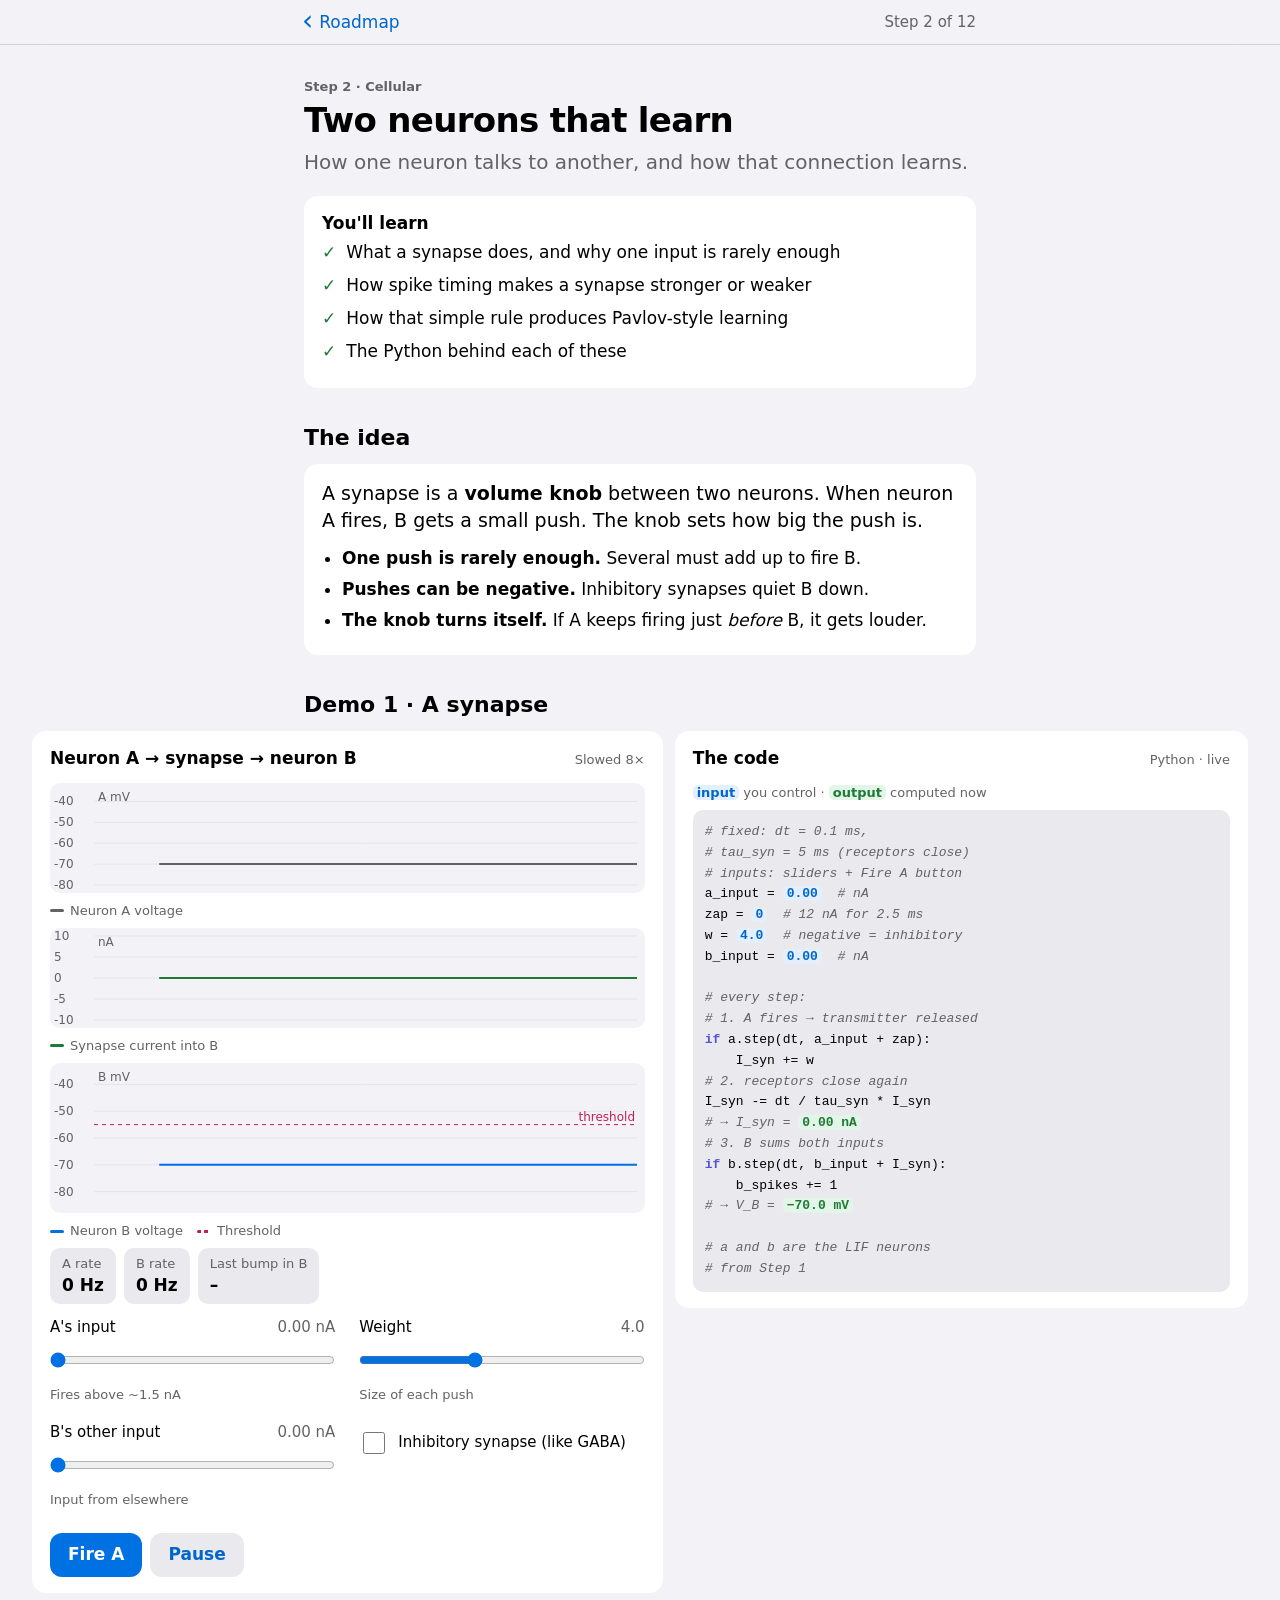
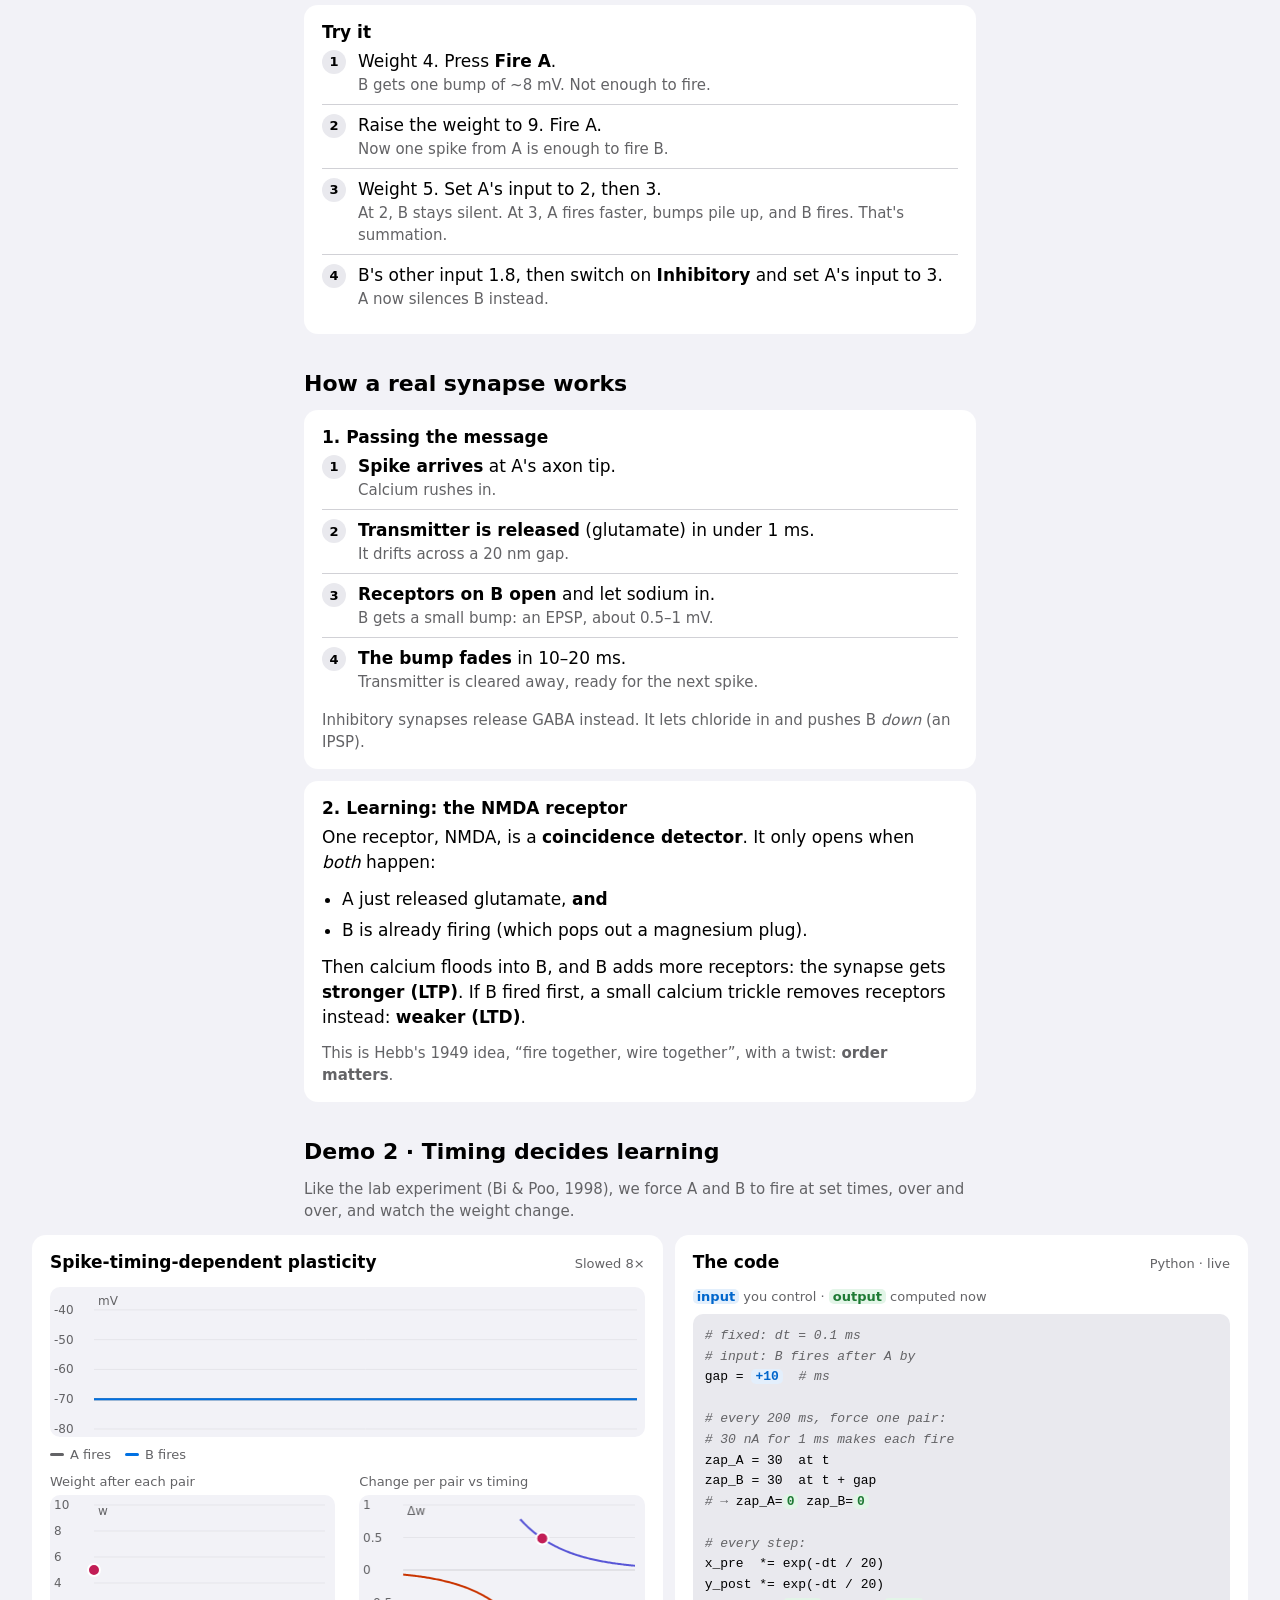
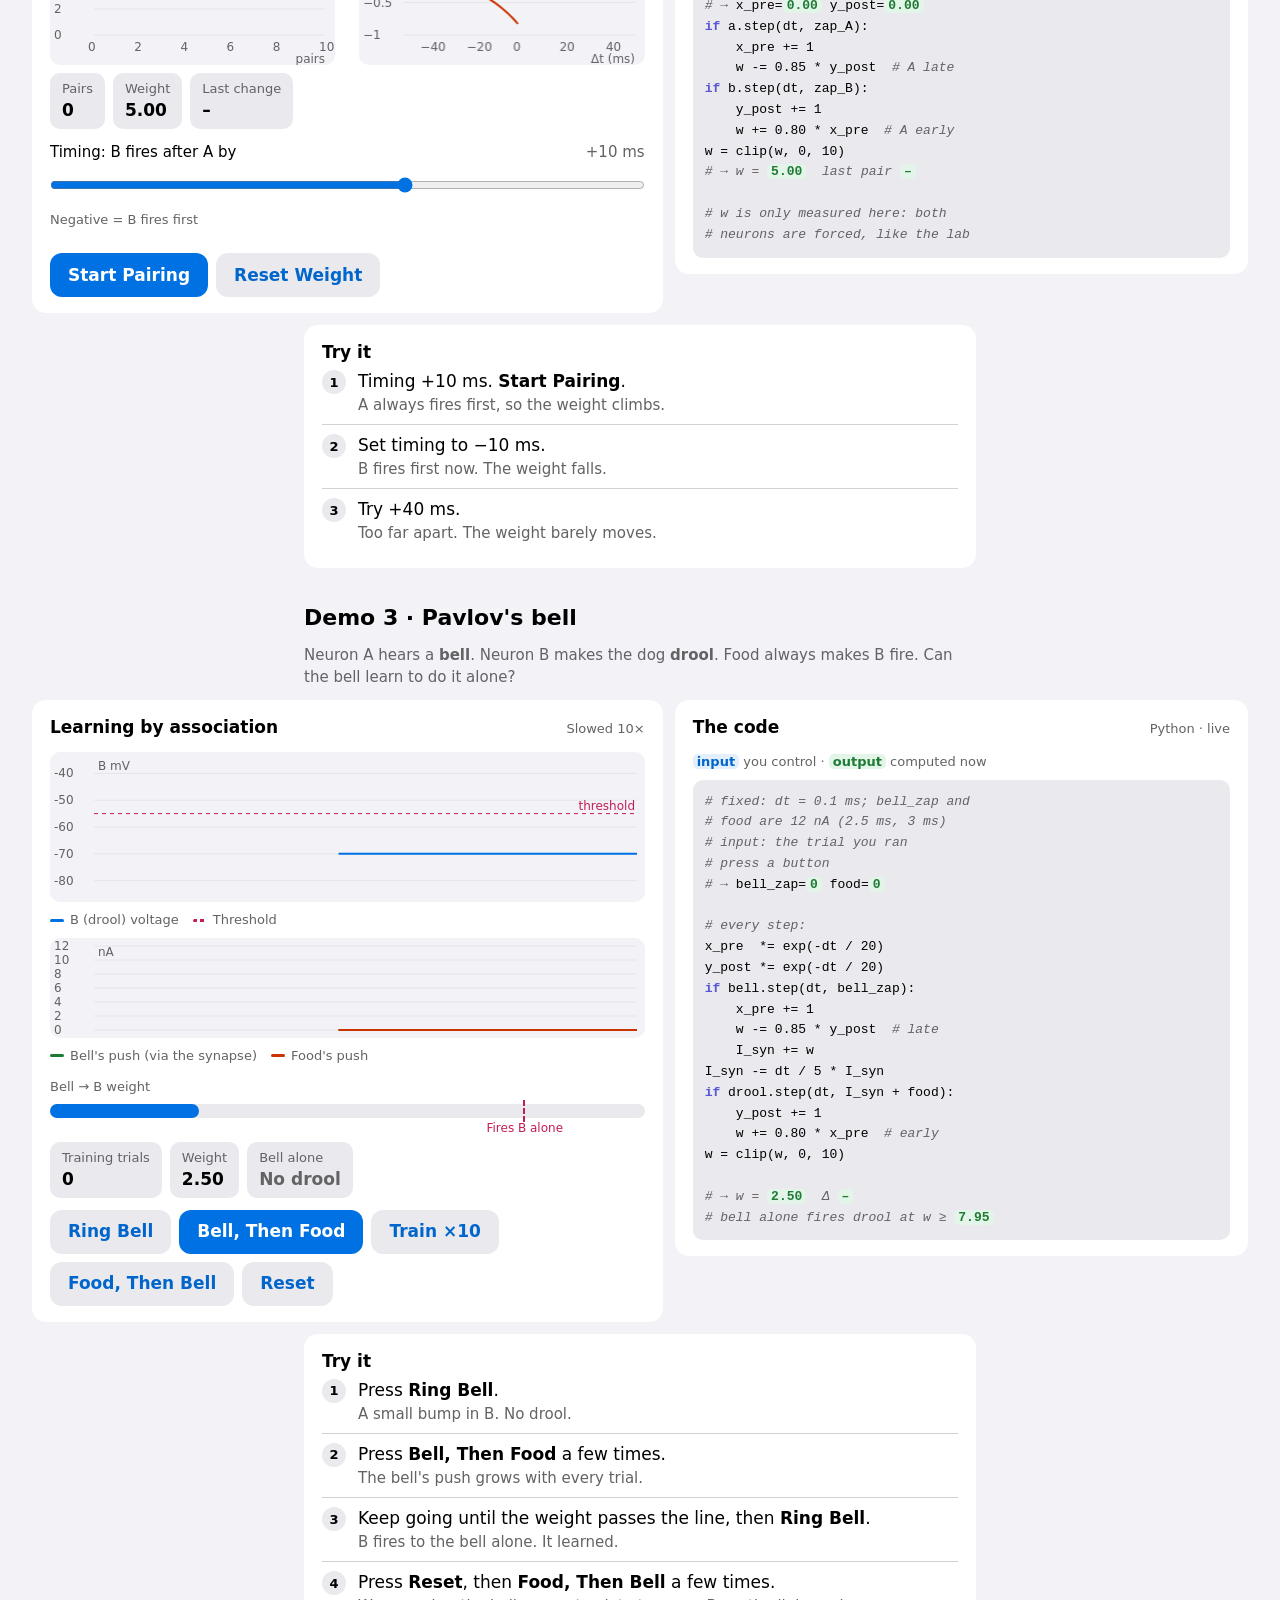
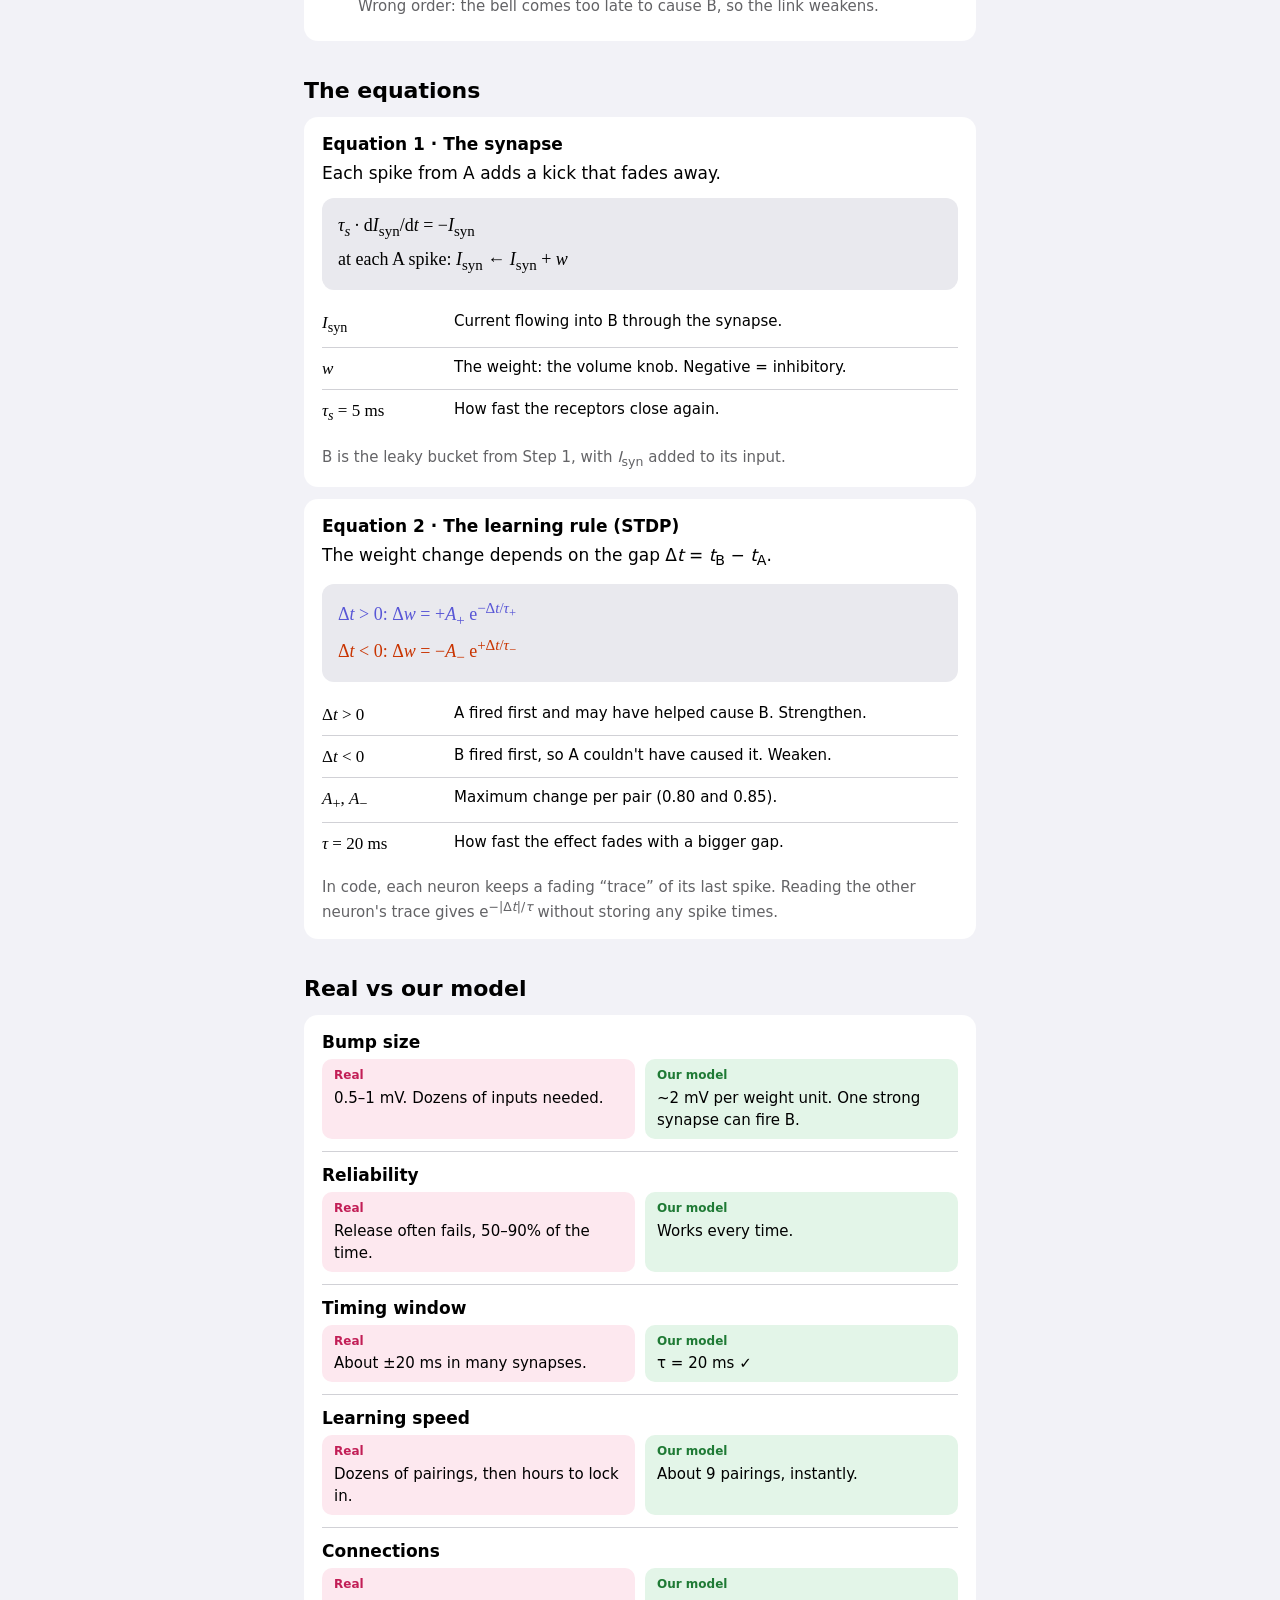
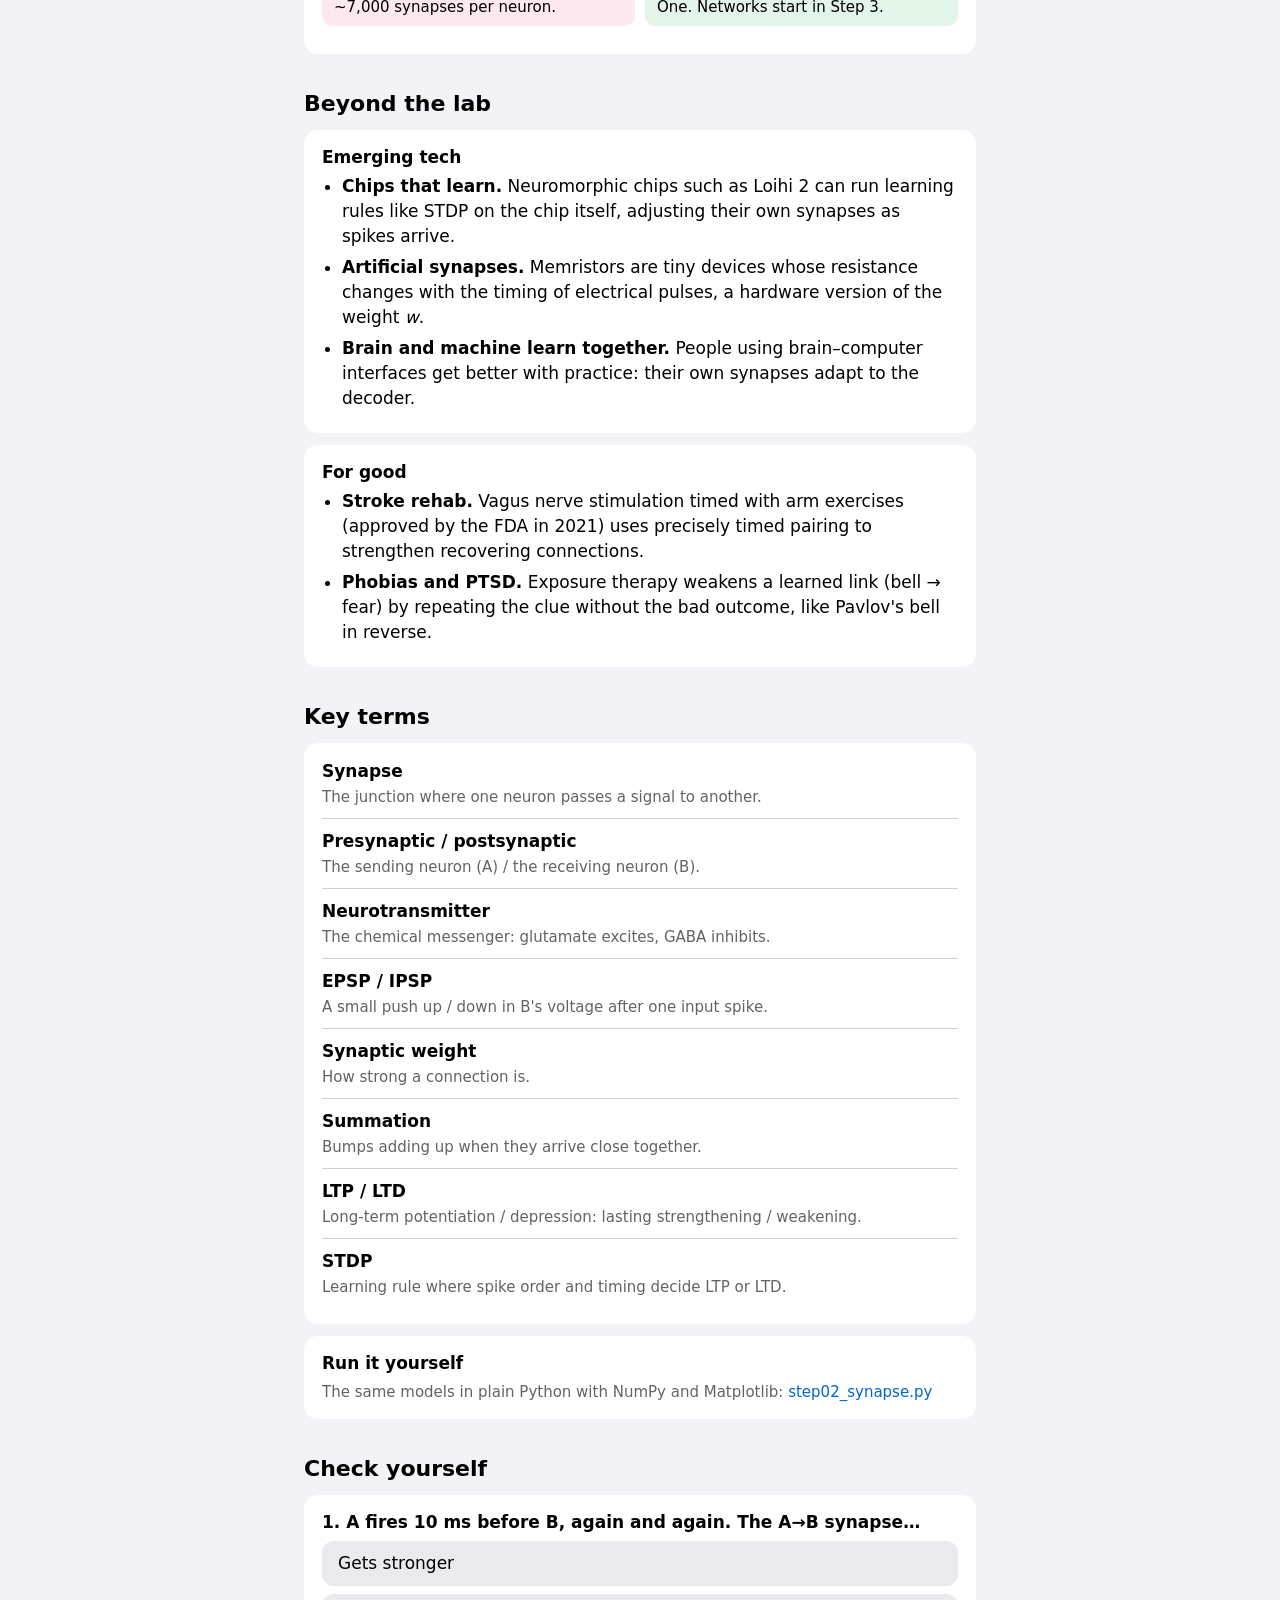
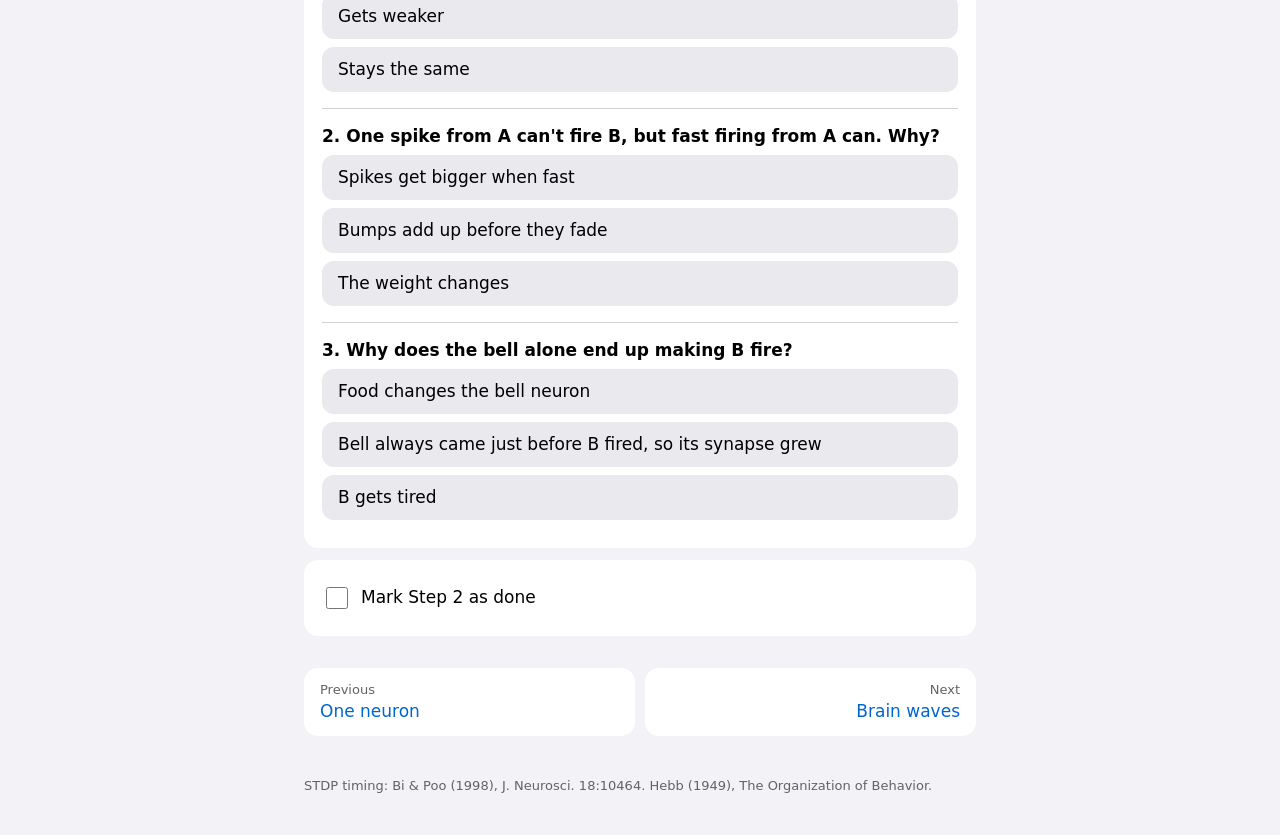
<file: steps/02-synapse.html>
<!doctype html>
<html lang="en">
<head>
<meta charset="utf-8">
<meta name="viewport" content="width=device-width, initial-scale=1, viewport-fit=cover">
<title>Two neurons that learn · Mini Brain</title>
<meta name="description" content="Step 2: synapses and learning. Connect two neurons, watch spike timing change their connection, and train Pavlov's bell.">
<meta name="theme-color" content="#f2f2f7" media="(prefers-color-scheme: light)">
<meta name="theme-color" content="#000000" media="(prefers-color-scheme: dark)">
<link rel="icon" href="data:image/svg+xml,<svg xmlns='http://www.w3.org/2000/svg' viewBox='0 0 100 100'><rect width='100' height='100' rx='22' fill='%230071e3'/><path d='M18 56h20l8-30 9 48 7-18h20' stroke='white' stroke-width='8' fill='none' stroke-linejoin='round' stroke-linecap='round'/></svg>">
<link rel="stylesheet" href="../assets/style.css?v=4">
<style>
  .meter { position: relative; height: 14px; border-radius: 7px; background: var(--fill); margin: 0.5rem 0 1.5rem; }
  .meter .fill { position: absolute; inset: 0 auto 0 0; border-radius: 7px; background: var(--accent); }
  .meter .mark { position: absolute; top: -4px; bottom: -4px; border-left: 2px dashed var(--real); }
  .meter .mark span { position: absolute; top: 20px; left: -40px; width: 80px; text-align: center; font-size: 0.75rem; color: var(--real); }
  .verdict { font-weight: 700; }
</style>
</head>
<body>
<a class="skip" href="#main">Skip to content</a>
<header class="navbar"><div class="wrap">
  <a class="back" href="../index.html#roadmap">Roadmap</a>
  <span class="meta">Step 2 of 12</span>
</div></header>

<main class="wrap" id="main">
  <p class="eyebrow">Step 2 · Cellular</p>
  <h1>Two neurons that learn</h1>
  <p class="lede">How one neuron talks to another, and how that connection learns.</p>

  <div class="card">
    <h3>You'll learn</h3>
    <ul class="goals">
      <li>What a synapse does, and why one input is rarely enough</li>
      <li>How spike timing makes a synapse stronger or weaker</li>
      <li>How that simple rule produces Pavlov-style learning</li>
      <li>The Python behind each of these</li>
    </ul>
  </div>

  <h2>The idea</h2>
  <div class="card">
    <p class="idea">A synapse is a <b>volume knob</b> between two neurons. When neuron A fires, B gets a small push. The knob sets how big the push is.</p>
    <ul>
      <li><b>One push is rarely enough.</b> Several must add up to fire B.</li>
      <li><b>Pushes can be negative.</b> Inhibitory synapses quiet B down.</li>
      <li><b>The knob turns itself.</b> If A keeps firing just <i>before</i> B, it gets louder.</li>
    </ul>
  </div>

  <h2>Demo 1 · A synapse</h2>
<div class="duo">
  <section class="card" aria-labelledby="d1">
    <div class="demo-head"><h3 id="d1">Neuron A → synapse → neuron B</h3><span class="speed">Slowed 8×</span></div>
    <canvas class="plot" id="s1-a" role="img" aria-label="Live voltage of neuron A"></canvas>
    <div class="legend"><span><i style="background:var(--label-2)"></i>Neuron A voltage</span></div>
    <canvas class="plot" id="s1-i" role="img" aria-label="Live synaptic current into neuron B" style="margin-top:8px"></canvas>
    <div class="legend"><span><i style="background:var(--model)"></i>Synapse current into B</span></div>
    <canvas class="plot" id="s1-b" role="img" aria-label="Live voltage of neuron B" style="margin-top:8px"></canvas>
    <div class="legend"><span><i style="background:var(--accent)"></i>Neuron B voltage</span><span><i class="dash"></i>Threshold</span></div>
    <div class="stats">
      <span class="stat">A rate<b id="s1-ar">0 Hz</b></span>
      <span class="stat">B rate<b id="s1-br">0 Hz</b></span>
      <span class="stat">Last bump in B<b id="s1-psp">–</b></span>
    </div>
    <div class="controls">
      <div class="ctrl"><label for="s1-ain">A's input <output for="s1-ain"></output></label><input type="range" id="s1-ain" min="0" max="4" step="0.05" value="0"><p class="hint">Fires above ~1.5 nA</p></div>
      <div class="ctrl"><label for="s1-w">Weight <output for="s1-w"></output></label><input type="range" id="s1-w" min="0" max="10" step="0.1" value="4"><p class="hint">Size of each push</p></div>
      <div class="ctrl"><label for="s1-bin">B's other input <output for="s1-bin"></output></label><input type="range" id="s1-bin" min="0" max="2.5" step="0.05" value="0"><p class="hint">Input from elsewhere</p></div>
      <div><label class="toggle"><input type="checkbox" id="s1-inh"> Inhibitory synapse (like GABA)</label></div>
    </div>
    <div class="btns">
      <button class="primary" id="s1-fire">Fire A</button>
      <button id="s1-pause">Pause</button>
    </div>
  </section>
  <aside class="card live-code" aria-labelledby="c1">
    <div class="demo-head"><h3 id="c1">The code</h3><span class="speed">Python · live</span></div>
    <p class="key"><span class="lv in">input</span> you control · <span class="lv out">output</span> computed now</p>
    <pre class="code" id="code1" aria-live="off"></pre>
  </aside>
</div>

  <div class="card">
    <h3>Try it</h3>
    <ol class="tasks">
      <li><span>Weight 4. Press <b>Fire A</b>.<span class="see">B gets one bump of ~8 mV. Not enough to fire.</span></span></li>
      <li><span>Raise the weight to 9. Fire A.<span class="see">Now one spike from A is enough to fire B.</span></span></li>
      <li><span>Weight 5. Set A's input to 2, then 3.<span class="see">At 2, B stays silent. At 3, A fires faster, bumps pile up, and B fires. That's summation.</span></span></li>
      <li><span>B's other input 1.8, then switch on <b>Inhibitory</b> and set A's input to 3.<span class="see">A now silences B instead.</span></span></li>
    </ol>
  </div>

  <h2>How a real synapse works</h2>
  <div class="card">
    <h3>1. Passing the message</h3>
    <ol class="tasks">
      <li><span><b>Spike arrives</b> at A's axon tip.<span class="see">Calcium rushes in.</span></span></li>
      <li><span><b>Transmitter is released</b> (glutamate) in under 1 ms.<span class="see">It drifts across a 20 nm gap.</span></span></li>
      <li><span><b>Receptors on B open</b> and let sodium in.<span class="see">B gets a small bump: an EPSP, about 0.5–1 mV.</span></span></li>
      <li><span><b>The bump fades</b> in 10–20 ms.<span class="see">Transmitter is cleared away, ready for the next spike.</span></span></li>
    </ol>
    <p class="sub" style="margin-top:0.5rem">Inhibitory synapses release GABA instead. It lets chloride in and pushes B <i>down</i> (an IPSP).</p>
  </div>
  <div class="card">
    <h3>2. Learning: the NMDA receptor</h3>
    <p>One receptor, NMDA, is a <b>coincidence detector</b>. It only opens when <i>both</i> happen:</p>
    <ul>
      <li>A just released glutamate, <b>and</b></li>
      <li>B is already firing (which pops out a magnesium plug).</li>
    </ul>
    <p>Then calcium floods into B, and B adds more receptors: the synapse gets <b>stronger (LTP)</b>. If B fired first, a small calcium trickle removes receptors instead: <b>weaker (LTD)</b>.</p>
    <p class="sub">This is Hebb's 1949 idea, “fire together, wire together”, with a twist: <b>order matters</b>.</p>
  </div>

  <h2>Demo 2 · Timing decides learning</h2>
  <p class="sub">Like the lab experiment (Bi &amp; Poo, 1998), we force A and B to fire at set times, over and over, and watch the weight change.</p>
<div class="duo">
  <section class="card" aria-labelledby="d2">
    <div class="demo-head"><h3 id="d2">Spike-timing-dependent plasticity</h3><span class="speed">Slowed 8×</span></div>
    <canvas class="plot" id="s2-v" role="img" aria-label="Live voltages of neurons A and B being forced to fire in pairs"></canvas>
    <div class="legend"><span><i style="background:var(--label-2)"></i>A fires</span><span><i style="background:var(--accent)"></i>B fires</span></div>
    <div class="controls" style="margin-top:4px">
      <div><p class="foot" style="margin:0 0 4px">Weight after each pair</p><canvas class="plot" id="s2-w" role="img" aria-label="Synapse weight after each pairing"></canvas></div>
      <div><p class="foot" style="margin:0 0 4px">Change per pair vs timing</p><canvas class="plot" id="s2-curve" role="img" aria-label="STDP curve: B after A (positive Δt) strengthens, B before A weakens, both fading as the gap grows"></canvas></div>
    </div>
    <div class="stats">
      <span class="stat">Pairs<b id="s2-n">0</b></span>
      <span class="stat">Weight<b id="s2-wv">5.00</b></span>
      <span class="stat">Last change<b id="s2-dw">–</b></span>
    </div>
    <div class="controls">
      <div class="ctrl"><label for="s2-dt">Timing: B fires after A by <output for="s2-dt"></output></label><input type="range" id="s2-dt" min="-50" max="50" step="1" value="10"><p class="hint">Negative = B fires first</p></div>
    </div>
    <div class="btns">
      <button class="primary" id="s2-run">Start Pairing</button>
      <button id="s2-reset">Reset Weight</button>
    </div>
  </section>
  <aside class="card live-code" aria-labelledby="c2">
    <div class="demo-head"><h3 id="c2">The code</h3><span class="speed">Python · live</span></div>
    <p class="key"><span class="lv in">input</span> you control · <span class="lv out">output</span> computed now</p>
    <pre class="code" id="code2" aria-live="off"></pre>
  </aside>
</div>

  <div class="card">
    <h3>Try it</h3>
    <ol class="tasks">
      <li><span>Timing +10 ms. <b>Start Pairing</b>.<span class="see">A always fires first, so the weight climbs.</span></span></li>
      <li><span>Set timing to −10 ms.<span class="see">B fires first now. The weight falls.</span></span></li>
      <li><span>Try +40 ms.<span class="see">Too far apart. The weight barely moves.</span></span></li>
    </ol>
  </div>

  <h2>Demo 3 · Pavlov's bell</h2>
  <p class="sub">Neuron A hears a <b>bell</b>. Neuron B makes the dog <b>drool</b>. Food always makes B fire. Can the bell learn to do it alone?</p>
<div class="duo">
  <section class="card" aria-labelledby="d3">
    <div class="demo-head"><h3 id="d3">Learning by association</h3><span class="speed">Slowed 10×</span></div>
    <canvas class="plot" id="s3-b" role="img" aria-label="Live voltage of the drool neuron B"></canvas>
    <div class="legend"><span><i style="background:var(--accent)"></i>B (drool) voltage</span><span><i class="dash"></i>Threshold</span></div>
    <canvas class="plot" id="s3-in" role="img" aria-label="Live inputs to neuron B from the bell synapse and from food" style="margin-top:8px"></canvas>
    <div class="legend"><span><i style="background:var(--model)"></i>Bell's push (via the synapse)</span><span><i style="background:var(--na)"></i>Food's push</span></div>
    <p class="foot" style="margin:0.75rem 0 0">Bell → B weight</p>
    <div class="meter" role="img" id="s3-meter-wrap" aria-label="Bell synapse weight"><div class="fill" id="s3-fill"></div><div class="mark" id="s3-mark"><span>Fires B alone</span></div></div>
    <div class="stats">
      <span class="stat">Training trials<b id="s3-n">0</b></span>
      <span class="stat">Weight<b id="s3-w">2.5</b></span>
      <span class="stat">Bell alone<b id="s3-verdict" class="verdict">No drool</b></span>
    </div>
    <div class="btns">
      <button id="s3-bell">Ring Bell</button>
      <button class="primary" id="s3-train">Bell, Then Food</button>
      <button id="s3-auto">Train ×10</button>
      <button id="s3-wrong">Food, Then Bell</button>
      <button id="s3-reset">Reset</button>
    </div>
  </section>
  <aside class="card live-code" aria-labelledby="c3">
    <div class="demo-head"><h3 id="c3">The code</h3><span class="speed">Python · live</span></div>
    <p class="key"><span class="lv in">input</span> you control · <span class="lv out">output</span> computed now</p>
    <pre class="code" id="code3" aria-live="off"></pre>
  </aside>
</div>

  <div class="card">
    <h3>Try it</h3>
    <ol class="tasks">
      <li><span>Press <b>Ring Bell</b>.<span class="see">A small bump in B. No drool.</span></span></li>
      <li><span>Press <b>Bell, Then Food</b> a few times.<span class="see">The bell's push grows with every trial.</span></span></li>
      <li><span>Keep going until the weight passes the line, then <b>Ring Bell</b>.<span class="see">B fires to the bell alone. It learned.</span></span></li>
      <li><span>Press <b>Reset</b>, then <b>Food, Then Bell</b> a few times.<span class="see">Wrong order: the bell comes too late to cause B, so the link weakens.</span></span></li>
    </ol>
  </div>

  <h2>The equations</h2>
  <div class="card">
    <h3>Equation 1 · The synapse</h3>
    <p>Each spike from A adds a kick that fades away.</p>
    <div class="eq" role="math" aria-label="tau s times d I syn by d t equals minus I syn, and I syn increases by w at every spike of A">
      <span class="ln"><i>τ<sub>s</sub></i> · d<i>I</i><sub>syn</sub>/d<i>t</i> = −<i>I</i><sub>syn</sub></span>
      <span class="ln">at each A spike: <i>I</i><sub>syn</sub> ← <i>I</i><sub>syn</sub> + <i>w</i></span>
    </div>
    <div class="terms-grid">
      <div><span class="sym"><i>I</i><sub>syn</sub></span><span>Current flowing into B through the synapse.</span></div>
      <div><span class="sym"><i>w</i></span><span>The weight: the volume knob. Negative = inhibitory.</span></div>
      <div><span class="sym"><i>τ<sub>s</sub></i> = 5 ms</span><span>How fast the receptors close again.</span></div>
    </div>
    <p class="sub" style="margin-top:0.75rem">B is the leaky bucket from Step 1, with <i>I</i><sub>syn</sub> added to its input.</p>
  </div>
  <div class="card">
    <h3>Equation 2 · The learning rule (STDP)</h3>
    <p>The weight change depends on the gap Δ<i>t</i> = <i>t</i><sub>B</sub> − <i>t</i><sub>A</sub>.</p>
    <div class="eq" role="math" aria-label="If delta t is positive, delta w equals A plus times e to the minus delta t over tau plus. If negative, delta w equals minus A minus times e to the delta t over tau minus.">
      <span class="ln k">Δ<i>t</i> &gt; 0:  Δ<i>w</i> = +<i>A</i><sub>+</sub> e<sup>−Δ<i>t</i>/<i>τ</i><sub>+</sub></sup></span>
      <span class="ln na">Δ<i>t</i> &lt; 0:  Δ<i>w</i> = −<i>A</i><sub>−</sub> e<sup>+Δ<i>t</i>/<i>τ</i><sub>−</sub></sup></span>
    </div>
    <div class="terms-grid">
      <div><span class="sym">Δ<i>t</i> &gt; 0</span><span>A fired first and may have helped cause B. Strengthen.</span></div>
      <div><span class="sym">Δ<i>t</i> &lt; 0</span><span>B fired first, so A couldn't have caused it. Weaken.</span></div>
      <div><span class="sym"><i>A</i><sub>+</sub>, <i>A</i><sub>−</sub></span><span>Maximum change per pair (0.80 and 0.85).</span></div>
      <div><span class="sym"><i>τ</i> = 20 ms</span><span>How fast the effect fades with a bigger gap.</span></div>
    </div>
    <p class="sub" style="margin-top:0.75rem">In code, each neuron keeps a fading “trace” of its last spike. Reading the other neuron's trace gives e<sup>−|Δ<i>t</i>|/<i>τ</i></sup> without storing any spike times.</p>
  </div>

  <h2>Real vs our model</h2>
  <div class="card vs">
    <div class="item"><h3>Bump size</h3><div class="pair"><div class="r"><span>Real</span>0.5–1 mV. Dozens of inputs needed.</div><div class="m"><span>Our model</span>~2 mV per weight unit. One strong synapse can fire B.</div></div></div>
    <div class="item"><h3>Reliability</h3><div class="pair"><div class="r"><span>Real</span>Release often fails, 50–90% of the time.</div><div class="m"><span>Our model</span>Works every time.</div></div></div>
    <div class="item"><h3>Timing window</h3><div class="pair"><div class="r"><span>Real</span>About ±20 ms in many synapses.</div><div class="m"><span>Our model</span>τ = 20 ms ✓</div></div></div>
    <div class="item"><h3>Learning speed</h3><div class="pair"><div class="r"><span>Real</span>Dozens of pairings, then hours to lock in.</div><div class="m"><span>Our model</span>About 9 pairings, instantly.</div></div></div>
    <div class="item"><h3>Connections</h3><div class="pair"><div class="r"><span>Real</span>~7,000 synapses per neuron.</div><div class="m"><span>Our model</span>One. Networks start in Step 3.</div></div></div>
  </div>

  <h2>Beyond the lab</h2>
  <div class="card">
    <h3>Emerging tech</h3>
    <ul>
      <li><b>Chips that learn.</b> Neuromorphic chips such as Loihi 2 can run learning rules like STDP on the chip itself, adjusting their own synapses as spikes arrive.</li>
      <li><b>Artificial synapses.</b> Memristors are tiny devices whose resistance changes with the timing of electrical pulses, a hardware version of the weight <i>w</i>.</li>
      <li><b>Brain and machine learn together.</b> People using brain–computer interfaces get better with practice: their own synapses adapt to the decoder.</li>
    </ul>
  </div>
  <div class="card">
    <h3>For good</h3>
    <ul>
      <li><b>Stroke rehab.</b> Vagus nerve stimulation timed with arm exercises (approved by the FDA in 2021) uses precisely timed pairing to strengthen recovering connections.</li>
      <li><b>Phobias and PTSD.</b> Exposure therapy weakens a learned link (bell → fear) by repeating the clue without the bad outcome, like Pavlov's bell in reverse.</li>
    </ul>
  </div>

  <h2>Key terms</h2>
  <div class="card">
    <dl class="terms">
      <div><dt>Synapse</dt><dd>The junction where one neuron passes a signal to another.</dd></div>
      <div><dt>Presynaptic / postsynaptic</dt><dd>The sending neuron (A) / the receiving neuron (B).</dd></div>
      <div><dt>Neurotransmitter</dt><dd>The chemical messenger: glutamate excites, GABA inhibits.</dd></div>
      <div><dt>EPSP / IPSP</dt><dd>A small push up / down in B's voltage after one input spike.</dd></div>
      <div><dt>Synaptic weight</dt><dd>How strong a connection is.</dd></div>
      <div><dt>Summation</dt><dd>Bumps adding up when they arrive close together.</dd></div>
      <div><dt>LTP / LTD</dt><dd>Long-term potentiation / depression: lasting strengthening / weakening.</dd></div>
      <div><dt>STDP</dt><dd>Learning rule where spike order and timing decide LTP or LTD.</dd></div>
    </dl>
  </div>

  <div class="card">
    <h3>Run it yourself</h3>
    <p class="sub">The same models in plain Python with NumPy and Matplotlib: <a href="https://github.com/cweekiat/mini-brain/blob/main/python/step02_synapse.py">step02_synapse.py</a></p>
  </div>

  <h2>Check yourself</h2>
  <div class="card" id="quiz"></div>

  <div class="card">
    <label class="toggle" style="font-size:1.0625rem"><input type="checkbox" id="done"> Mark Step 2 as done</label>
  </div>

  <nav class="pager" aria-label="Steps">
    <a href="01-neuron.html"><small>Previous</small>One neuron</a>
    <a class="next" href="03-brain-waves.html"><small>Next</small>Brain waves</a>
  </nav>
</main>

<footer><div class="wrap foot">STDP timing: Bi &amp; Poo (1998), J. Neurosci. 18:10464. Hebb (1949), The Organization of Behavior.</div></footer>

<script type="module">
import { LIF } from "../assets/sim/neuron.js";
import { Synapse, STDP } from "../assets/sim/synapse.js";
import { Scope, xyPlot, slider } from "../assets/plot.js";
import { C, K, IN, OUT, num, paint } from "../assets/livecode.js";
import { isDone, setDone } from "../assets/steps.js";

const $ = (id) => document.getElementById(id);
const reduceMotion = matchMedia("(prefers-reduced-motion: reduce)").matches;
const DT = 0.1;
const sgn = (v, d = 2) => (v > 0 ? "+" : v < 0 ? "−" : "") + Math.abs(v).toFixed(d);
function rateFrom(times, now) {
  if (times.length < 2) return 0;
  const r = times.slice(-5), isi = (r.at(-1) - r[0]) / (r.length - 1);
  return now - r.at(-1) > Math.max(2 * isi, 60) ? 0 : Math.round(1000 / isi);
}
function playToggle(id, onToggle) {
  const btn = $(id), st = { paused: reduceMotion };
  const label = () => (btn.textContent = st.paused ? "Play" : "Pause");
  btn.onclick = () => { st.paused = !st.paused; label(); onToggle && onToggle(); };
  label();
  return st;
}

// ── Demo 1: A → synapse → B ─────────────────────────────────────────
const d1 = { a: new LIF(), b: new LIF(), syn: new Synapse(4), t: 0, aIn: 0, bIn: 0, inh: false, zap: 0,
  aSpikes: [], bSpikes: [], aHit: -1e9, bHit: -1e9, pspStart: null, pspPeak: null, lastPsp: null };
const run1 = playToggle("s1-pause");
const sA = new Scope($("s1-a"), { height: 110, yMin: -80, yMax: -35, yLabel: "A mV", window: 1500, lines: [{ color: "--label-2" }] });
const sI = new Scope($("s1-i"), { height: 100, yMin: -10, yMax: 10, yLabel: "nA", window: 1500, lines: [{ color: "--model" }] });
const sB = new Scope($("s1-b"), { height: 150, yMin: -85, yMax: -35, yLabel: "B mV", window: 1500, lines: [{ color: "--accent" }],
  hlines: [{ value: -55, color: "--real", label: "threshold" }] });
slider("s1-ain", (v) => v.toFixed(2) + " nA", (v) => (d1.aIn = v));
slider("s1-w", (v) => v.toFixed(1), (v) => (d1.syn.w = d1.inh ? -v : v));
slider("s1-bin", (v) => v.toFixed(2) + " nA", (v) => (d1.bIn = v));
$("s1-inh").onchange = (e) => { d1.inh = e.target.checked; d1.syn.w = (d1.inh ? -1 : 1) * Math.abs(parseFloat($("s1-w").value)); };
$("s1-fire").onclick = () => { d1.zap = 2.5; if (run1.paused) $("s1-pause").click(); };

function frame1() {
  for (let k = 0; k < 20; k++) { // 2 ms of brain time per frame
    const zap = d1.zap > 0 ? 12 : 0;
    if (zap) d1.zapSeen = performance.now();
    const aFired = d1.a.step(DT, d1.aIn + zap);
    if (d1.zap > 0) d1.zap -= DT;
    if (aFired) { d1.syn.onPreSpike(); d1.aSpikes.push(d1.t); d1.aHit = performance.now(); d1.pspStart = d1.b.V; d1.pspPeak = d1.b.V; }
    const I = d1.syn.step(DT);
    const bFired = d1.b.step(DT, d1.bIn + I);
    if (bFired) { d1.bSpikes.push(d1.t); d1.bHit = performance.now(); d1.pspPeak = null; d1.lastPsp = "fired B"; }
    if (d1.pspPeak !== null) {
      d1.pspPeak = d1.inh ? Math.min(d1.pspPeak, d1.b.V) : Math.max(d1.pspPeak, d1.b.V);
      if (d1.t - d1.aSpikes.at(-1) > 25) { d1.lastPsp = sgn(d1.pspPeak - d1.pspStart, 1) + " mV"; d1.pspPeak = null; }
    }
    d1.t += DT;
    if (k % 2 === 1) { sA.push([aFired ? -35 : d1.a.V]); sI.push([I]); sB.push([d1.b.V], bFired ? 1 : 0); }
  }
  d1.aSpikes = d1.aSpikes.slice(-6); d1.bSpikes = d1.bSpikes.slice(-6);
  sA.draw(); sI.draw(); sB.draw();
  $("s1-ar").textContent = rateFrom(d1.aSpikes, d1.t) + " Hz";
  $("s1-br").textContent = rateFrom(d1.bSpikes, d1.t) + " Hz";
  $("s1-psp").textContent = d1.lastPsp ?? "–";
}
function code1() {
  const now = performance.now(), aH = now - d1.aHit < 300 ? "hit" : "", bH = now - d1.bHit < 300 ? "hit" : "";
  const zap = now - (d1.zapSeen ?? -1e9) < 400 ? 12 : 0;
  paint("code1", [
    C("# fixed: dt = 0.1 ms,"),
    C("# tau_syn = 5 ms (receptors close)"),
    C("# inputs: sliders + Fire A button"),
    `a_input = ${IN(d1.aIn.toFixed(2))}  ${C("# nA")}`,
    `zap = ${IN(zap)}  ${C("# 12 nA for 2.5 ms")}`,
    `w = ${IN(d1.syn.w.toFixed(1))}  ${C("# negative = inhibitory")}`,
    `b_input = ${IN(d1.bIn.toFixed(2))}  ${C("# nA")}`,
    "",
    C("# every step:"),
    C("# 1. A fires → transmitter released"),
    [`${K("if")} a.step(dt, a_input + zap):${aH ? "  " + C("←") : ""}`, aH],
    ["    I_syn += w", aH],
    C("# 2. receptors close again"),
    "I_syn -= dt / tau_syn * I_syn",
    `${C("# → I_syn =")} ${OUT(num(d1.syn.I, 2) + " nA")}`,
    C("# 3. B sums both inputs"),
    [`${K("if")} b.step(dt, b_input + I_syn):`, bH],
    [`    b_spikes += 1${bH ? "  " + C("← B fired!") : ""}`, bH],
    `${C("# → V_B =")} ${OUT(num(d1.b.V) + " mV")}`,
    "",
    C("# a and b are the LIF neurons"),
    C("# from Step 1"),
  ]);
}

// ── Demo 2: STDP pairing ─────────────────────────────────────────────
const W0 = 5, PERIOD = 200;
const d2 = { a: new LIF(), b: new LIF(), syn: new Synapse(W0), stdp: new STDP(), t: 0, gap: 10, running: false,
  next: 40, tA: null, tB: null, zapA: [], zapB: [], pairs: 0, hist: [[0, W0]], lastDw: null, measured: null, aHit: -1e9, bHit: -1e9 };
const sV = new Scope($("s2-v"), { height: 150, yMin: -80, yMax: -35, yLabel: "mV", window: 1000, lines: [{ color: "--label-2" }, { color: "--accent" }] });
slider("s2-dt", (v) => (v > 0 ? "+" : "") + v + " ms", (v) => { d2.gap = v; drawCurve(); });
$("s2-run").onclick = () => { d2.running = !d2.running; $("s2-run").textContent = d2.running ? "Stop Pairing" : "Start Pairing"; };
$("s2-reset").onclick = () => { d2.syn.w = W0; d2.pairs = 0; d2.hist = [[0, W0]]; d2.lastDw = null; drawW(); };

function frame2() {
  for (let k = 0; k < 20; k++) {
    if (d2.running && d2.t >= d2.next) { // schedule a pair: A at base, B at base + gap
      const base = d2.t + 60;
      d2.zapA.push(base); d2.zapB.push(base + d2.gap); d2.next = d2.t + PERIOD; d2.wBefore = d2.syn.w; d2.tA = d2.tB = null;
    }
    const zA = d2.zapA.some((z) => d2.t >= z && d2.t < z + 1) ? 30 : 0;
    const zB = d2.zapB.some((z) => d2.t >= z && d2.t < z + 1) ? 30 : 0;
    if (zA) d2.zapASeen = performance.now();
    if (zB) d2.zapBSeen = performance.now();
    d2.stdp.decay(DT);
    const aF = d2.a.step(DT, zA), bF = d2.b.step(DT, zB);
    if (aF) { d2.stdp.onPre(d2.syn); d2.tA = d2.t; d2.aHit = performance.now(); }
    if (bF) { d2.stdp.onPost(d2.syn); d2.tB = d2.t; d2.bHit = performance.now(); }
    if (d2.tA !== null && d2.tB !== null && d2.wBefore !== undefined) {
      d2.pairs++; d2.lastDw = d2.syn.w - d2.wBefore; d2.measured = d2.tB - d2.tA;
      d2.hist.push([d2.pairs, d2.syn.w]); d2.wBefore = undefined; drawW();
    }
    d2.zapA = d2.zapA.filter((z) => z + 1 > d2.t); d2.zapB = d2.zapB.filter((z) => z + 1 > d2.t);
    d2.t += DT;
    if (k % 2 === 1) sV.push([aF ? -35 : d2.a.V, bF ? -35 : d2.b.V]);
  }
  sV.draw();
}
function drawW() {
  const n = Math.max(10, d2.pairs);
  xyPlot($("s2-w"), { height: 170, xMax: n, yMax: 10, xLabel: "pairs", yLabel: "w", series: [{ points: d2.hist, color: "--accent" }],
    marker: { x: d2.pairs, y: d2.syn.w, color: "--real" } });
  $("s2-n").textContent = d2.pairs;
  $("s2-wv").textContent = d2.syn.w.toFixed(2);
  $("s2-dw").textContent = d2.lastDw === null ? "–" : sgn(d2.lastDw);
}
function drawCurve() {
  const pts = [];
  for (let x = -50; x <= 50; x += 0.5) if (x !== 0) pts.push([x, d2.stdp.window(x)]);
  xyPlot($("s2-curve"), { height: 170, xMin: -50, xMax: 50, yMin: -1, yMax: 1, xLabel: "Δt (ms)", yLabel: "Δw",
    series: [{ points: pts.filter(([x]) => x < 0), color: "--na" }, { points: pts.filter(([x]) => x > 0), color: "--k" }],
    marker: { x: d2.gap, y: d2.stdp.window(d2.gap), color: "--real" } });
}
function code2() {
  const now = performance.now(), aH = now - d2.aHit < 400 ? "hit" : "", bH = now - d2.bHit < 400 ? "hit" : "";
  const za = now - (d2.zapASeen ?? -1e9) < 400 ? 30 : 0, zb = now - (d2.zapBSeen ?? -1e9) < 400 ? 30 : 0;
  const g = d2.gap;
  paint("code2", [
    C("# fixed: dt = 0.1 ms"),
    C("# input: B fires after A by"),
    `gap = ${IN((g > 0 ? "+" : "") + g)}  ${C("# ms")}`,
    "",
    C("# every 200 ms, force one pair:"),
    C("# 30 nA for 1 ms makes each fire"),
    "zap_A = 30  at t",
    "zap_B = 30  at t + gap",
    `${C("# →")} zap_A=${OUT(za)} zap_B=${OUT(zb)}`,
    "",
    C("# every step:"),
    "x_pre  *= exp(-dt / 20)",
    "y_post *= exp(-dt / 20)",
    `${C("# →")} x_pre=${OUT(d2.stdp.xPre.toFixed(2))} y_post=${OUT(d2.stdp.yPost.toFixed(2))}`,
    [`${K("if")} a.step(dt, zap_A):${aH ? "  " + C("← A") : ""}`, aH],
    ["    x_pre += 1", aH],
    [`    w -= 0.85 * y_post  ${C("# A late")}`, aH],
    [`${K("if")} b.step(dt, zap_B):${bH ? "  " + C("← B") : ""}`, bH],
    ["    y_post += 1", bH],
    [`    w += 0.80 * x_pre  ${C("# A early")}`, bH],
    "w = clip(w, 0, 10)",
    `${C("# → w =")} ${OUT(d2.syn.w.toFixed(2))}  ${C("last pair")} ${OUT(d2.lastDw === null ? "–" : sgn(d2.lastDw))}`,
    "",
    C("# w is only measured here: both"),
    C("# neurons are forced, like the lab"),
  ]);
}

// ── Demo 3: Pavlov's bell ────────────────────────────────────────────
const W3 = 2.5;
const d3 = { a: new LIF(), b: new LIF(), syn: new Synapse(W3), stdp: new STDP(), t: 0, bellZap: [], food: [], trials: 0,
  queue: [], last: "Nothing yet", lastDw: null, bHit: -1e9, aHit: -1e9, foodNow: 0, wBefore: null, trialEnd: null };
// The weight at which one bell spike fires B from rest
const W_FIRE = (() => {
  for (let w = 0; w <= 10; w += 0.05) {
    const b = new LIF(), s = new Synapse(w); s.onPreSpike();
    for (let t = 0; t < 60; t += DT) if (b.step(DT, s.step(DT))) return w;
  }
  return 10;
})();
$("s3-mark").style.left = (W_FIRE / 10) * 100 + "%";
const s3B = new Scope($("s3-b"), { height: 150, yMin: -85, yMax: -35, yLabel: "B mV", window: 1200, lines: [{ color: "--accent" }],
  hlines: [{ value: -55, color: "--real", label: "threshold" }] });
const s3I = new Scope($("s3-in"), { height: 100, yMin: 0, yMax: 12, yLabel: "nA", window: 1200, lines: [{ color: "--model" }, { color: "--na" }] });

// Each event: { at: ms from now, what }. A trial is a short script of events.
function schedule(kind) {
  const t0 = d3.t + 5;
  if (kind === "bell") { d3.bellZap.push(t0); d3.last = "Bell alone"; }
  if (kind === "train") { d3.bellZap.push(t0); d3.food.push(t0 + 4); d3.trials++; d3.last = "Bell, then food"; }
  if (kind === "wrong") { d3.food.push(t0); d3.bellZap.push(t0 + 8); d3.last = "Food, then bell"; }
  d3.wBefore = d3.syn.w; d3.trialEnd = t0 + 40;
}
$("s3-bell").onclick = () => schedule("bell");
$("s3-train").onclick = () => schedule("train");
$("s3-wrong").onclick = () => schedule("wrong");
$("s3-auto").onclick = () => { for (let i = 0; i < 10; i++) d3.queue.push("train"); };
$("s3-reset").onclick = () => { d3.syn.w = W3; d3.trials = 0; d3.queue = []; d3.lastDw = null; d3.last = "Nothing yet"; meter(); };

function frame3() {
  for (let k = 0; k < 10; k++) { // 1 ms of brain time per frame
    if (d3.queue.length && d3.bellZap.length === 0 && d3.food.length === 0 && (d3.trialEnd === null || d3.t > d3.trialEnd + 40)) schedule(d3.queue.shift());
    const zA = d3.bellZap.some((z) => d3.t >= z && d3.t < z + 2.5) ? 12 : 0;
    const food = d3.food.some((z) => d3.t >= z && d3.t < z + 3) ? 12 : 0;
    if (zA) d3.bellSeen = performance.now();
    if (food) d3.foodSeen = performance.now();
    d3.stdp.decay(DT);
    if (d3.a.step(DT, zA)) { d3.stdp.onPre(d3.syn); d3.syn.onPreSpike(); d3.aHit = performance.now(); }
    const I = d3.syn.step(DT);
    if (d3.b.step(DT, I + food)) { d3.stdp.onPost(d3.syn); d3.bHit = performance.now(); d3.bFiredThisTrial = true; s3B.push([-35], 1); }
    d3.bellZap = d3.bellZap.filter((z) => z + 2.5 > d3.t); d3.food = d3.food.filter((z) => z + 3 > d3.t);
    if (d3.trialEnd !== null && d3.t > d3.trialEnd && d3.wBefore !== null) { d3.lastDw = d3.syn.w - d3.wBefore; d3.wBefore = null; meter(); }
    d3.t += DT;
    if (k % 2 === 1) { s3B.push([d3.b.V]); s3I.push([Math.max(0, I), food]); }
  }
  s3B.draw(); s3I.draw(); meter();
}
function meter() {
  $("s3-fill").style.width = (d3.syn.w / 10) * 100 + "%";
  $("s3-n").textContent = d3.trials;
  $("s3-w").textContent = d3.syn.w.toFixed(2);
  const learned = d3.syn.w >= W_FIRE;
  $("s3-verdict").textContent = learned ? "✓ Drools" : "No drool";
  $("s3-verdict").style.color = learned ? "var(--model)" : "var(--label-2)";
  $("s3-meter-wrap").setAttribute("aria-label", `Bell synapse weight ${d3.syn.w.toFixed(2)} of 10; fires B alone at ${W_FIRE.toFixed(2)}`);
}
function code3() {
  const now = performance.now(), bH = now - d3.bHit < 400 ? "hit" : "", aH = now - d3.aHit < 400 ? "hit" : "";
  const bell = now - (d3.bellSeen ?? -1e9) < 400 ? 12 : 0, food = now - (d3.foodSeen ?? -1e9) < 400 ? 12 : 0;
  const script = {
    "Nothing yet": [C("# press a button")],
    "Bell alone": ["bell_zap at t = 0"],
    "Bell, then food": ["bell_zap at t = 0", "food at t = 4"],
    "Food, then bell": ["food at t = 0", "bell_zap at t = 8"],
  }[d3.last];
  paint("code3", [
    C("# fixed: dt = 0.1 ms; bell_zap and"),
    C("# food are 12 nA (2.5 ms, 3 ms)"),
    C("# input: the trial you ran"),
    ...script.map((l) => [l, ""]),
    `${C("# →")} bell_zap=${OUT(bell)} food=${OUT(food)}`,
    "",
    C("# every step:"),
    "x_pre  *= exp(-dt / 20)",
    "y_post *= exp(-dt / 20)",
    [`${K("if")} bell.step(dt, bell_zap):${aH ? "  " + C("← bell") : ""}`, aH],
    ["    x_pre += 1", aH],
    [`    w -= 0.85 * y_post  ${C("# late")}`, aH],
    ["    I_syn += w", aH],
    "I_syn -= dt / 5 * I_syn",
    [`${K("if")} drool.step(dt, I_syn + food):${bH ? "  " + C("←") : ""}`, bH],
    ["    y_post += 1", bH],
    [`    w += 0.80 * x_pre  ${C("# early")}`, bH],
    "w = clip(w, 0, 10)",
    "",
    `${C("# → w =")} ${OUT(d3.syn.w.toFixed(2))}  ${C("Δ")} ${OUT(d3.lastDw === null ? "–" : sgn(d3.lastDw))}`,
    `${C("# bell alone fires drool at w ≥")} ${OUT(W_FIRE.toFixed(2))}`,
  ]);
}

// ── Main loop ────────────────────────────────────────────────────────
const run2 = { paused: false }, run3 = { paused: false };
let frame = 0;
(function loop() {
  if (!run1.paused) frame1();
  if (!run2.paused) frame2();
  if (!run3.paused) frame3();
  if (frame++ % 3 === 0) { code1(); code2(); code3(); }
  requestAnimationFrame(loop);
})();
drawW(); drawCurve(); meter();
addEventListener("resize", () => { drawW(); drawCurve(); });
matchMedia("(prefers-color-scheme: dark)").addEventListener("change", () => { drawW(); drawCurve(); });

// ── Quiz ─────────────────────────────────────────────────────────────
const QUIZ = [
  { q: "A fires 10 ms before B, again and again. The A→B synapse…", o: ["Gets stronger", "Gets weaker", "Stays the same"], a: 0,
    why: "A came first, so it may have caused B. STDP strengthens it (LTP)." },
  { q: "One spike from A can't fire B, but fast firing from A can. Why?", o: ["Spikes get bigger when fast", "Bumps add up before they fade", "The weight changes"], a: 1,
    why: "Each bump fades in ~5–20 ms. Fast spikes arrive before the last one fades: summation." },
  { q: "Why does the bell alone end up making B fire?", o: ["Food changes the bell neuron", "Bell always came just before B fired, so its synapse grew", "B gets tired"], a: 1,
    why: "Food made B fire right after the bell. STDP read that as the bell causing B and strengthened it." },
];
$("quiz").innerHTML = QUIZ.map((x, i) => `
  <div class="q" role="group" aria-labelledby="q${i}"><h3 id="q${i}">${i + 1}. ${x.q}</h3>
  <div class="opts">${x.o.map((o, j) => `<button data-q="${i}" data-o="${j}">${o}</button>`).join("")}</div>
  <p class="why" id="why-${i}" aria-live="polite"></p></div>`).join("");
$("quiz").addEventListener("click", (e) => {
  const b = e.target.closest("button[data-q]"); if (!b) return;
  const x = QUIZ[+b.dataset.q], right = +b.dataset.o === x.a;
  b.parentElement.querySelectorAll("button").forEach((o) => o.classList.remove("right", "wrong"));
  b.classList.add(right ? "right" : "wrong");
  $("why-" + b.dataset.q).textContent = (right ? "✓ Correct. " : "✕ Not quite. ") + x.why;
});
const done = $("done");
done.checked = isDone(2);
done.onchange = () => setDone(2, done.checked);
</script>
</body>
</html>
</file>
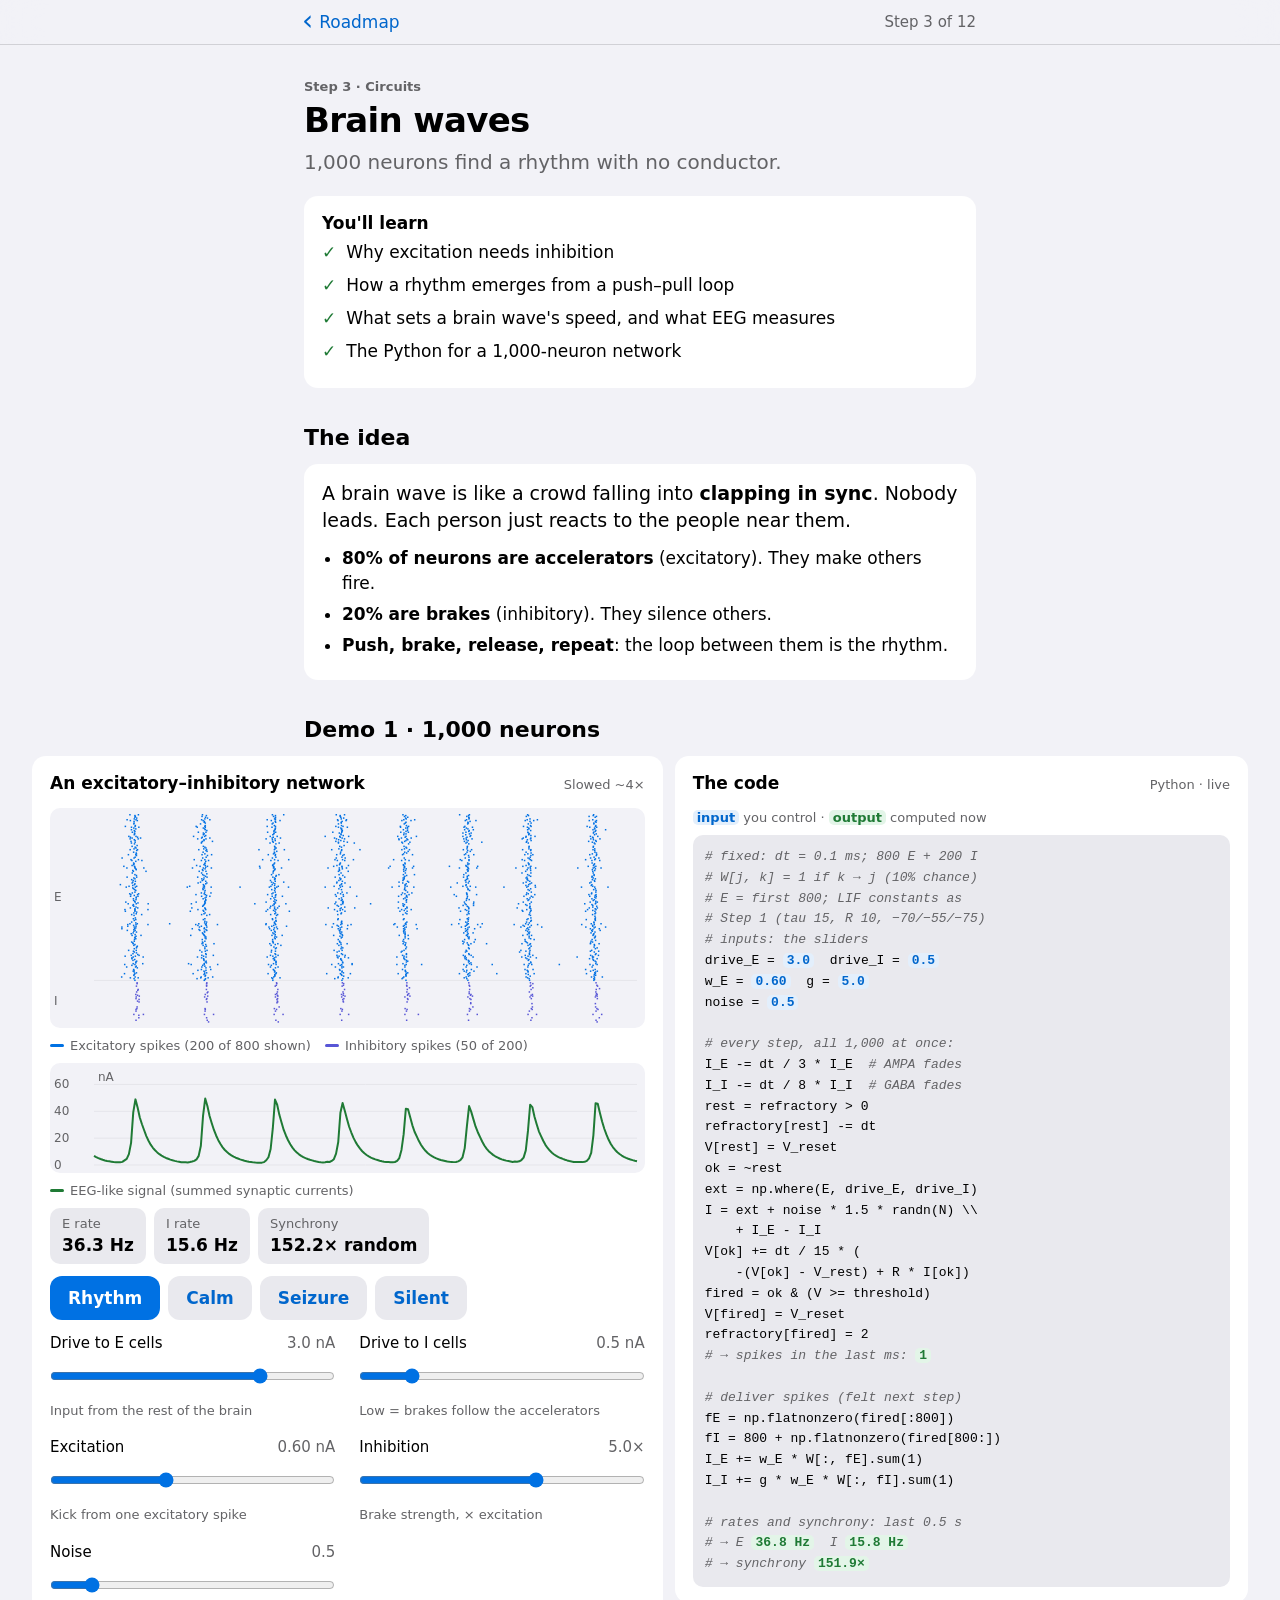
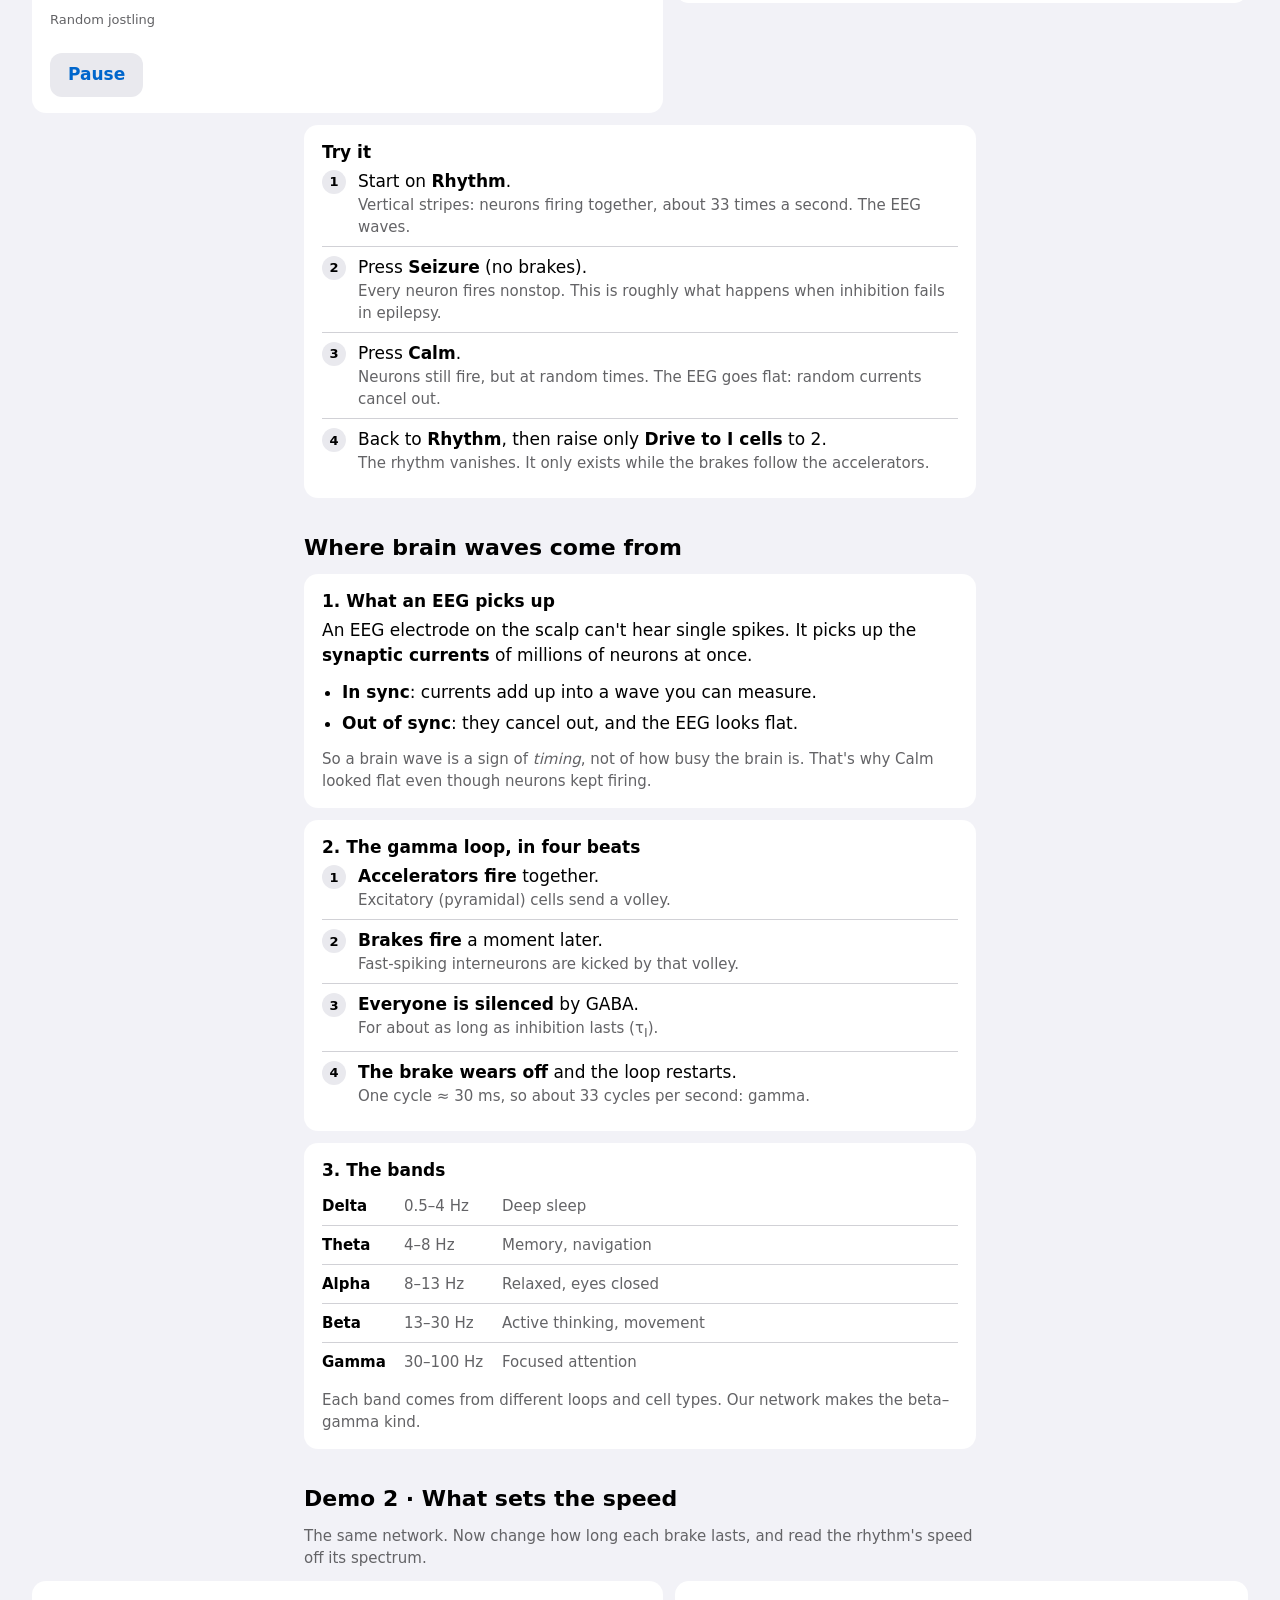
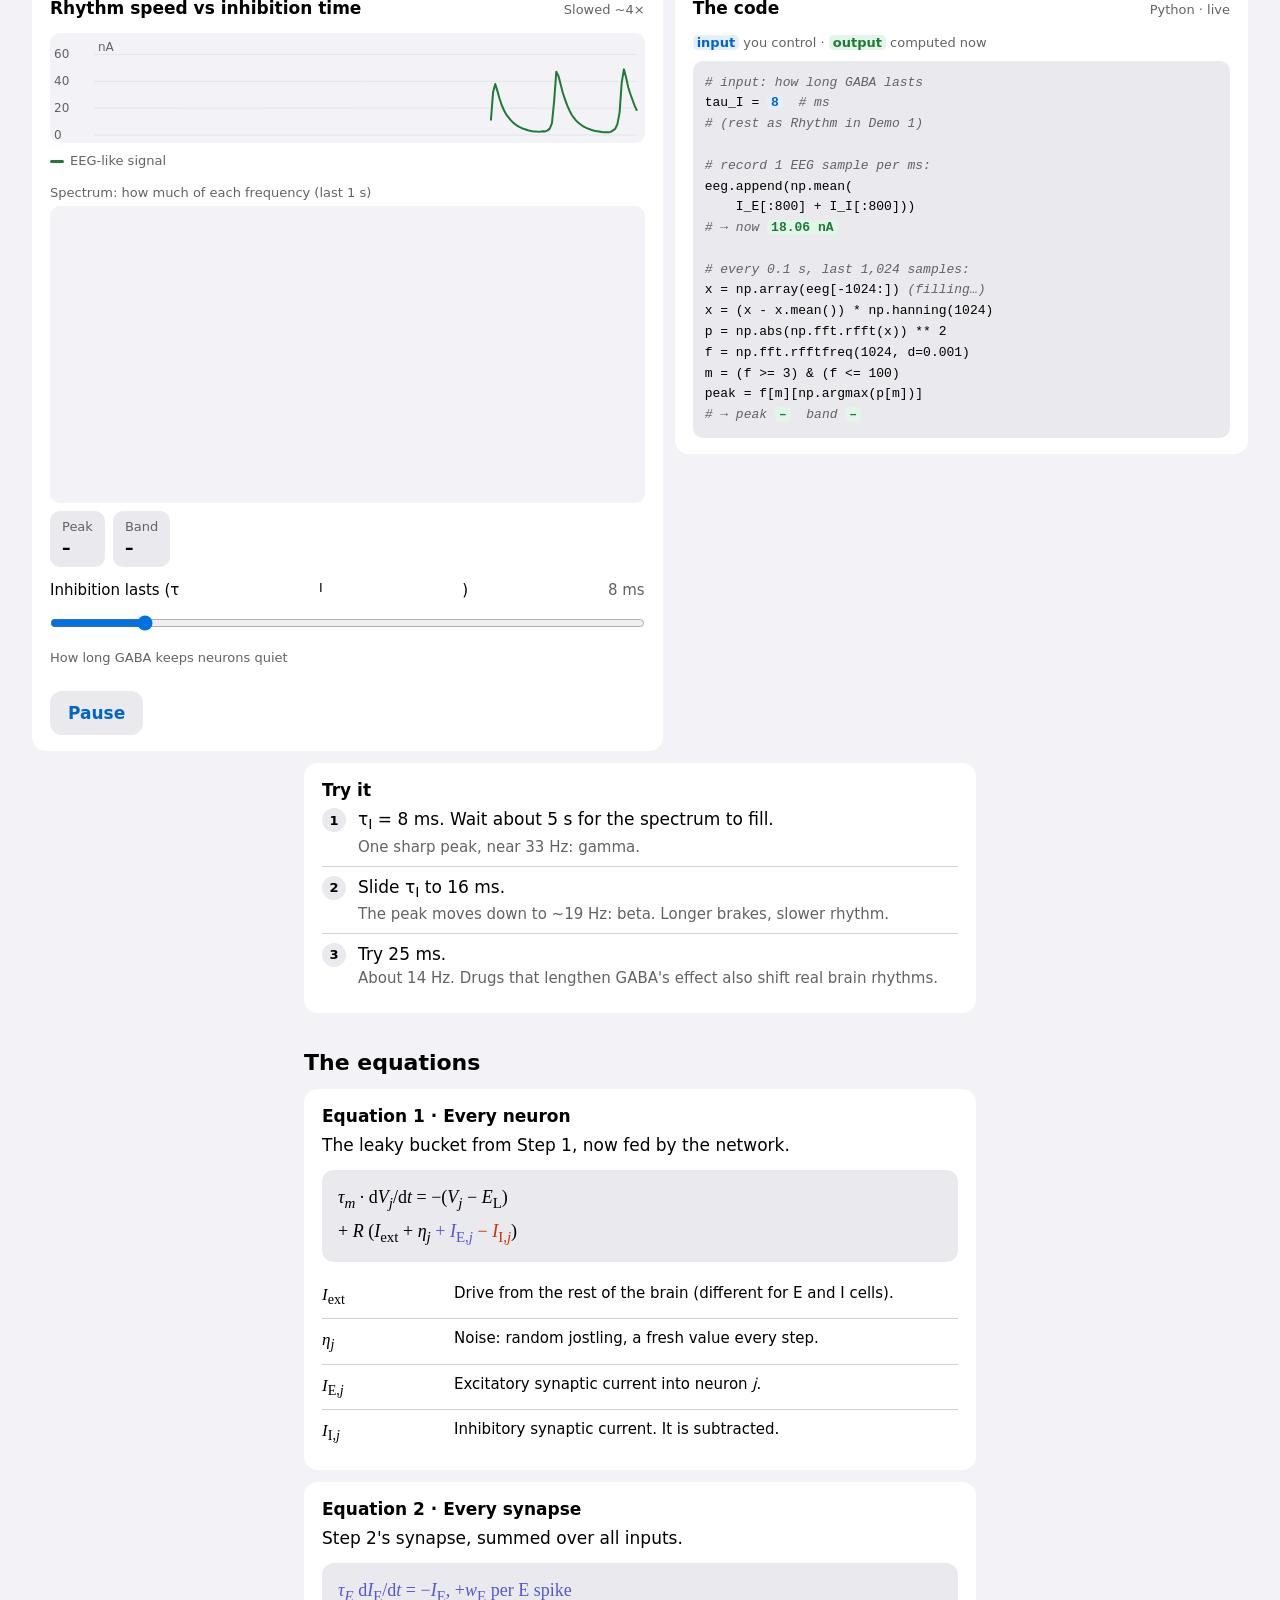
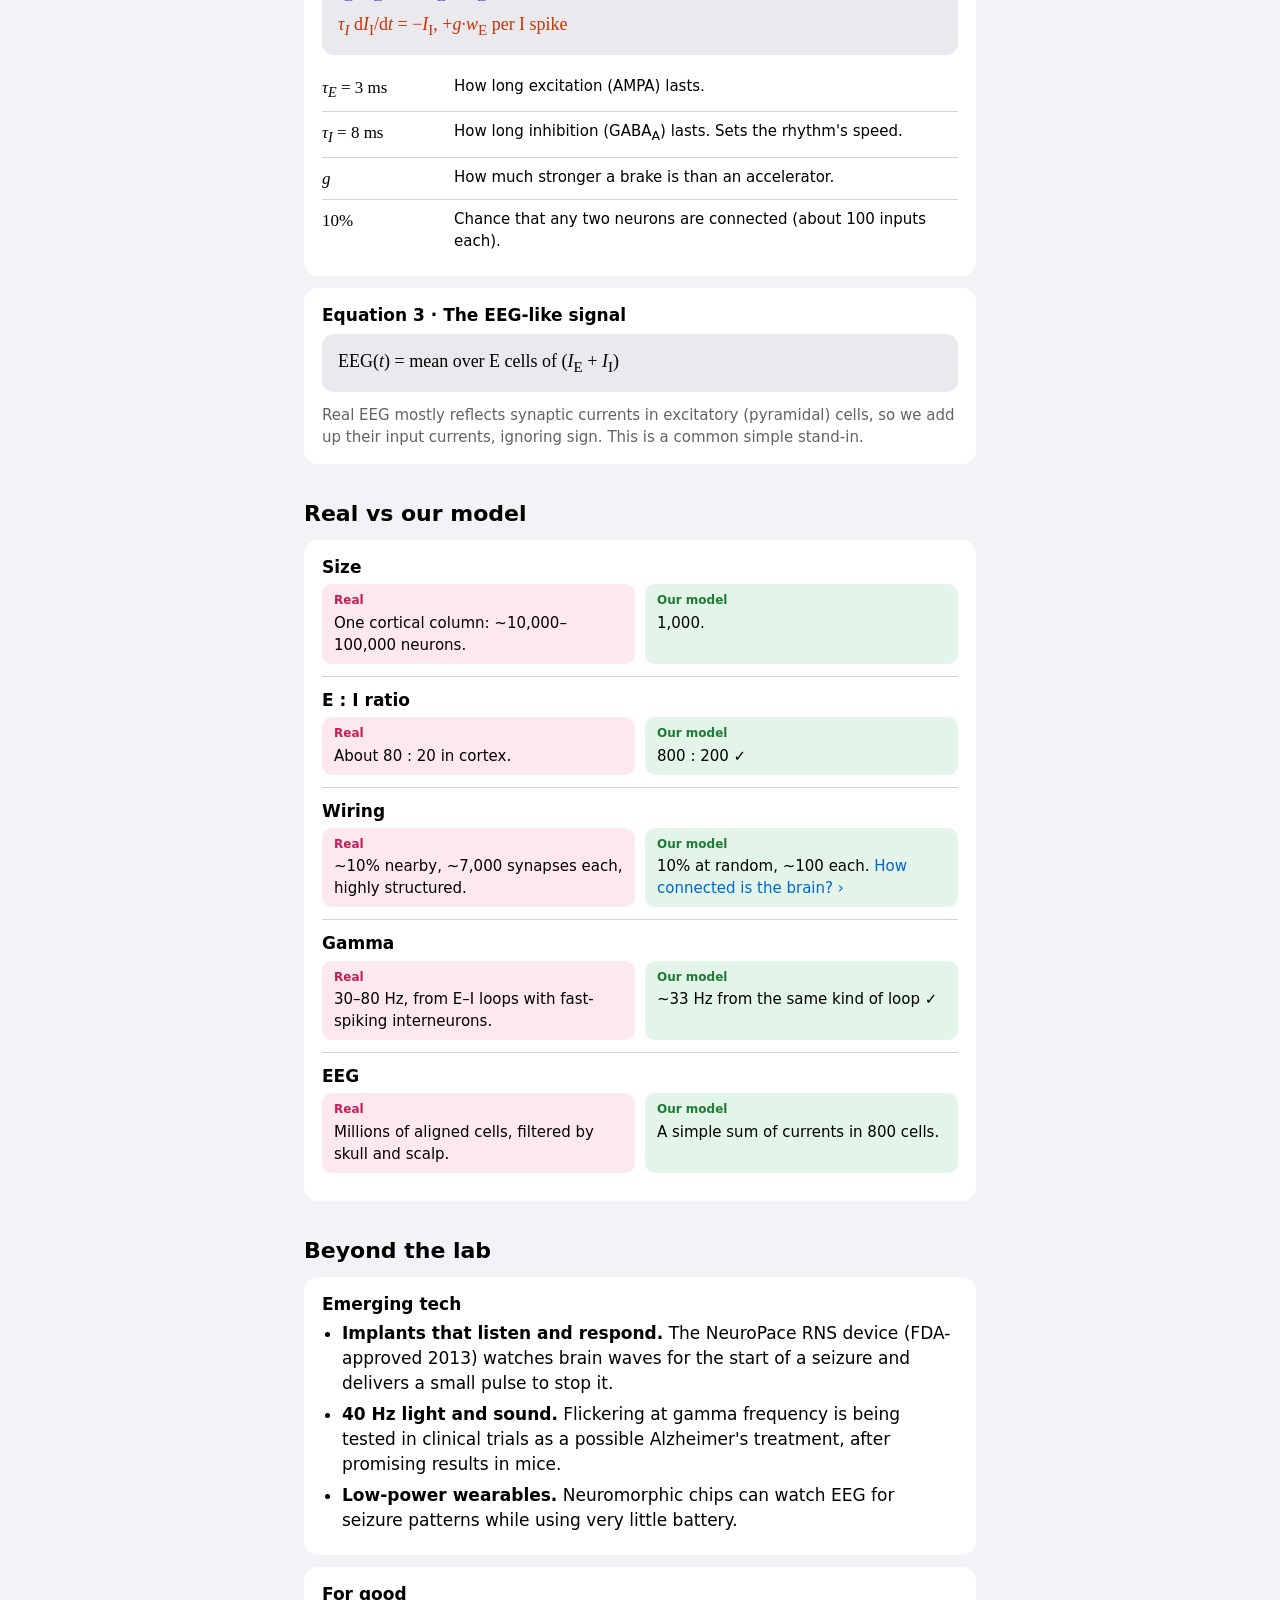
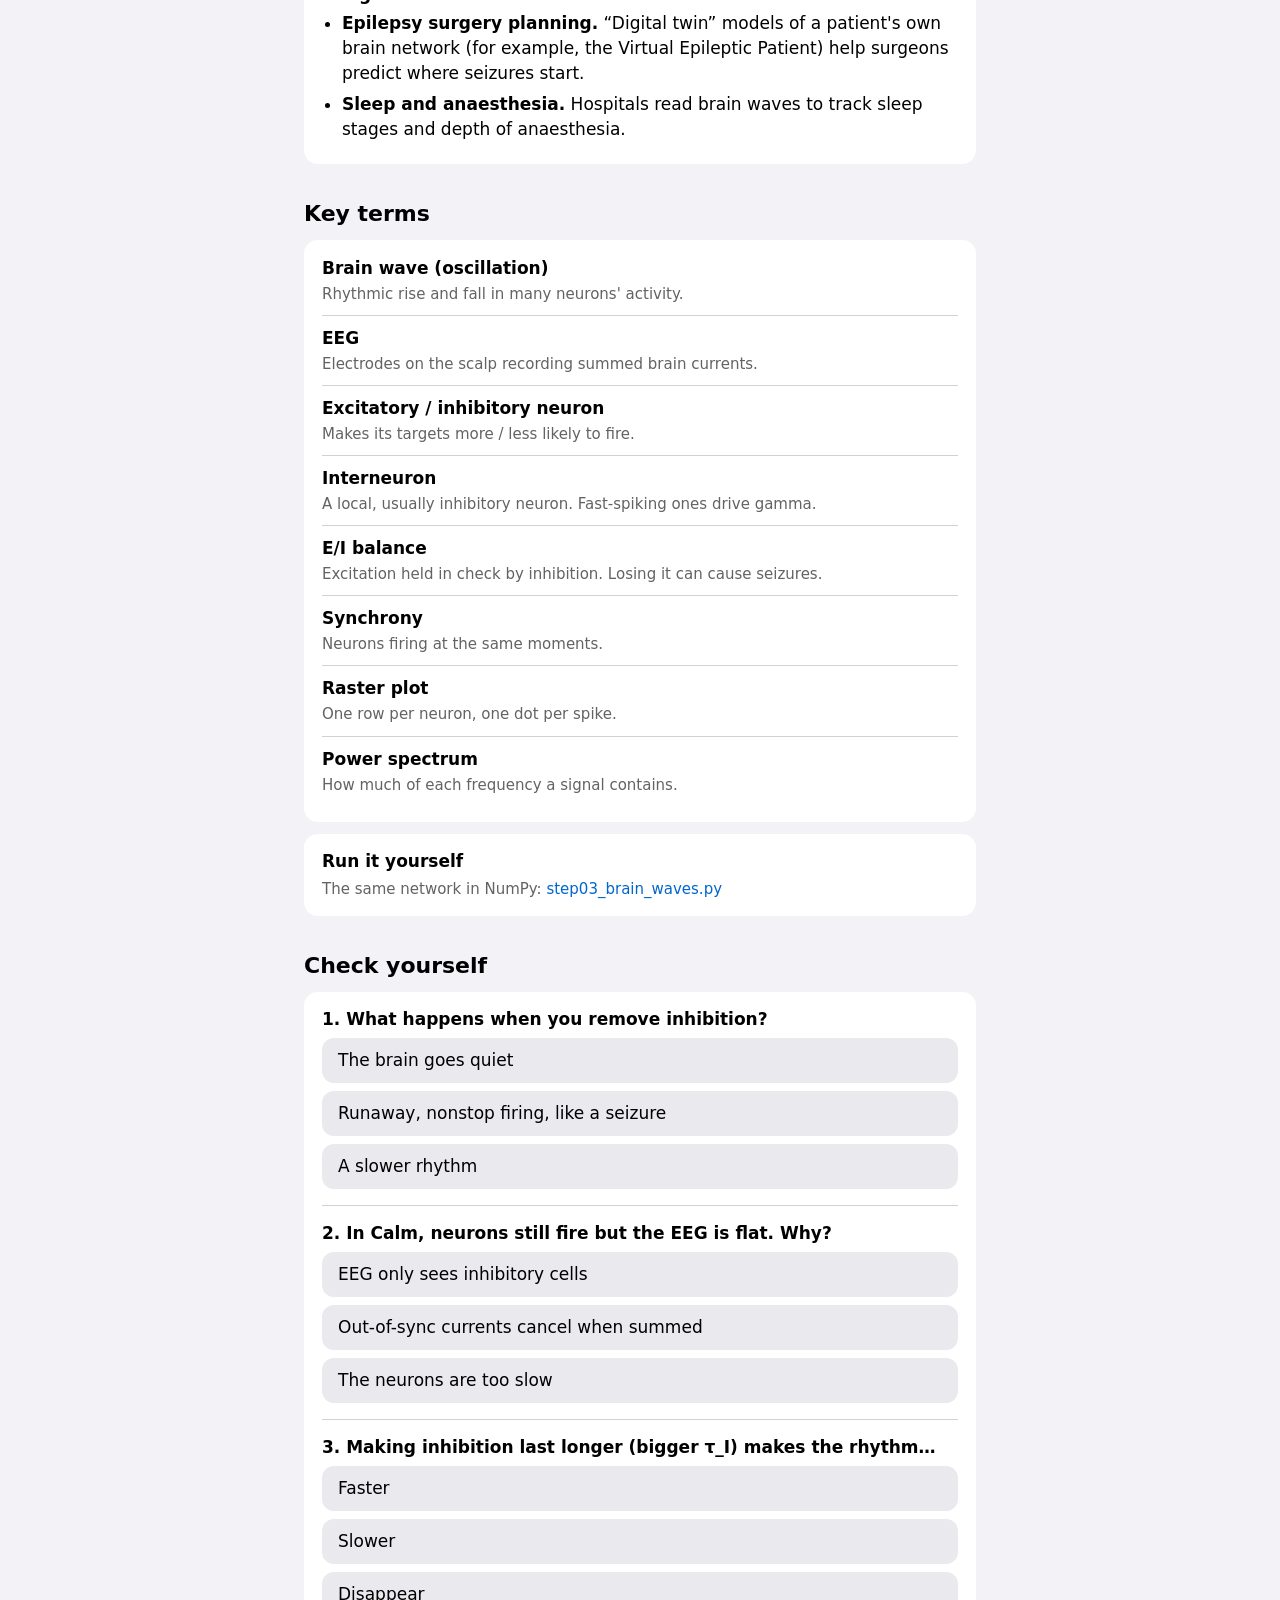
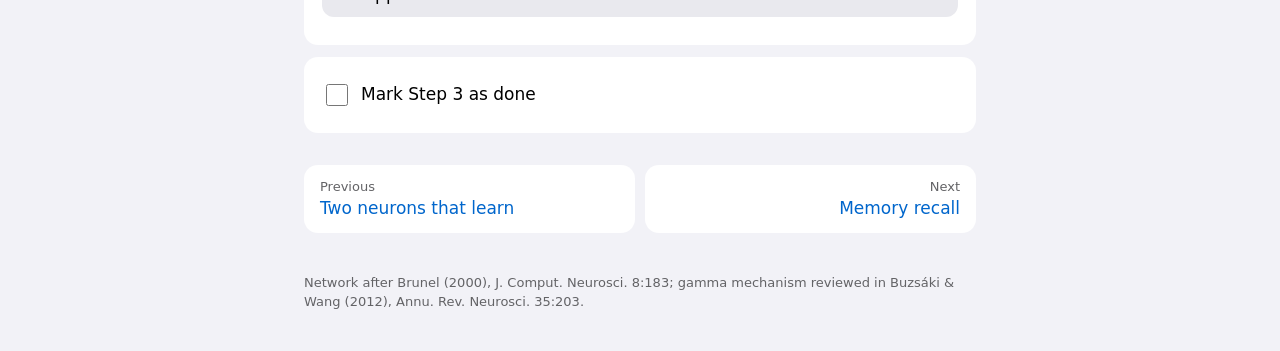
<file: steps/03-brain-waves.html>
<!doctype html>
<html lang="en">
<head>
<meta charset="utf-8">
<meta name="viewport" content="width=device-width, initial-scale=1, viewport-fit=cover">
<title>Brain waves · Mini Brain</title>
<meta name="description" content="Step 3: 1,000 neurons find a rhythm with no conductor. Excitation, inhibition, and where EEG brain waves come from.">
<meta name="theme-color" content="#f2f2f7" media="(prefers-color-scheme: light)">
<meta name="theme-color" content="#000000" media="(prefers-color-scheme: dark)">
<link rel="icon" href="data:image/svg+xml,<svg xmlns='http://www.w3.org/2000/svg' viewBox='0 0 100 100'><rect width='100' height='100' rx='22' fill='%230071e3'/><path d='M18 56h20l8-30 9 48 7-18h20' stroke='white' stroke-width='8' fill='none' stroke-linejoin='round' stroke-linecap='round'/></svg>">
<link rel="stylesheet" href="../assets/style.css?v=4">
<style>
  .presets { display: flex; gap: 8px; flex-wrap: wrap; margin-top: 0.75rem; }
  .presets button { font-weight: 600; }
  .presets button[aria-pressed="true"] { background: var(--accent); color: #fff; }
  .bands { display: grid; gap: 0; }
  .bands > div { display: grid; grid-template-columns: 4.5rem 5.5rem 1fr; gap: 10px; padding: 0.5rem 0; border-top: 0.5px solid var(--sep); font-size: 0.9375rem; }
  .bands > div:first-child { border-top: 0; }
  .bands b { text-transform: capitalize; }
  .bands span { color: var(--label-2); }
</style>
</head>
<body>
<a class="skip" href="#main">Skip to content</a>
<header class="navbar"><div class="wrap">
  <a class="back" href="../index.html#roadmap">Roadmap</a>
  <span class="meta">Step 3 of 12</span>
</div></header>

<main class="wrap" id="main">
  <p class="eyebrow">Step 3 · Circuits</p>
  <h1>Brain waves</h1>
  <p class="lede">1,000 neurons find a rhythm with no conductor.</p>

  <div class="card">
    <h3>You'll learn</h3>
    <ul class="goals">
      <li>Why excitation needs inhibition</li>
      <li>How a rhythm emerges from a push–pull loop</li>
      <li>What sets a brain wave's speed, and what EEG measures</li>
      <li>The Python for a 1,000-neuron network</li>
    </ul>
  </div>

  <h2>The idea</h2>
  <div class="card">
    <p class="idea">A brain wave is like a crowd falling into <b>clapping in sync</b>. Nobody leads. Each person just reacts to the people near them.</p>
    <ul>
      <li><b>80% of neurons are accelerators</b> (excitatory). They make others fire.</li>
      <li><b>20% are brakes</b> (inhibitory). They silence others.</li>
      <li><b>Push, brake, release, repeat</b>: the loop between them is the rhythm.</li>
    </ul>
  </div>

  <h2>Demo 1 · 1,000 neurons</h2>
<div class="duo">
  <section class="card" aria-labelledby="d1">
    <div class="demo-head"><h3 id="d1">An excitatory–inhibitory network</h3><span class="speed">Slowed ~4×</span></div>
    <canvas class="plot" id="raster" role="img" aria-label="Raster plot: each dot is one spike, one row per neuron, time left to right"></canvas>
    <div class="legend"><span><i style="background:var(--accent)"></i>Excitatory spikes (200 of 800 shown)</span><span><i style="background:var(--k)"></i>Inhibitory spikes (50 of 200)</span></div>
    <canvas class="plot" id="eeg1" role="img" aria-label="Live EEG-like signal of the network" style="margin-top:8px"></canvas>
    <div class="legend"><span><i style="background:var(--model)"></i>EEG-like signal (summed synaptic currents)</span></div>
    <div class="stats">
      <span class="stat">E rate<b id="rE">–</b></span>
      <span class="stat">I rate<b id="rI">–</b></span>
      <span class="stat">Synchrony<b id="sync">–</b></span>
    </div>
    <div class="presets" role="group" aria-label="Presets">
      <button data-p="rhythm" aria-pressed="true">Rhythm</button>
      <button data-p="calm" aria-pressed="false">Calm</button>
      <button data-p="seizure" aria-pressed="false">Seizure</button>
      <button data-p="silent" aria-pressed="false">Silent</button>
    </div>
    <div class="controls">
      <div class="ctrl"><label for="n-drive">Drive to E cells <output for="n-drive"></output></label><input type="range" id="n-drive" min="0" max="4" step="0.1" value="3"><p class="hint">Input from the rest of the brain</p></div>
      <div class="ctrl"><label for="n-drivei">Drive to I cells <output for="n-drivei"></output></label><input type="range" id="n-drivei" min="0" max="3" step="0.1" value="0.5"><p class="hint">Low = brakes follow the accelerators</p></div>
      <div class="ctrl"><label for="n-we">Excitation <output for="n-we"></output></label><input type="range" id="n-we" min="0" max="1.5" step="0.05" value="0.6"><p class="hint">Kick from one excitatory spike</p></div>
      <div class="ctrl"><label for="n-g">Inhibition <output for="n-g"></output></label><input type="range" id="n-g" min="0" max="8" step="0.1" value="5"><p class="hint">Brake strength, × excitation</p></div>
      <div class="ctrl"><label for="n-noise">Noise <output for="n-noise"></output></label><input type="range" id="n-noise" min="0" max="4" step="0.1" value="0.5"><p class="hint">Random jostling</p></div>
    </div>
    <div class="btns"><button id="n-pause">Pause</button></div>
  </section>
  <aside class="card live-code" aria-labelledby="c1">
    <div class="demo-head"><h3 id="c1">The code</h3><span class="speed">Python · live</span></div>
    <p class="key"><span class="lv in">input</span> you control · <span class="lv out">output</span> computed now</p>
    <pre class="code" id="code1" aria-live="off"></pre>
  </aside>
</div>

  <div class="card">
    <h3>Try it</h3>
    <ol class="tasks">
      <li><span>Start on <b>Rhythm</b>.<span class="see">Vertical stripes: neurons firing together, about 33 times a second. The EEG waves.</span></span></li>
      <li><span>Press <b>Seizure</b> (no brakes).<span class="see">Every neuron fires nonstop. This is roughly what happens when inhibition fails in epilepsy.</span></span></li>
      <li><span>Press <b>Calm</b>.<span class="see">Neurons still fire, but at random times. The EEG goes flat: random currents cancel out.</span></span></li>
      <li><span>Back to <b>Rhythm</b>, then raise only <b>Drive to I cells</b> to 2.<span class="see">The rhythm vanishes. It only exists while the brakes follow the accelerators.</span></span></li>
    </ol>
  </div>

  <h2>Where brain waves come from</h2>
  <div class="card">
    <h3>1. What an EEG picks up</h3>
    <p>An EEG electrode on the scalp can't hear single spikes. It picks up the <b>synaptic currents</b> of millions of neurons at once.</p>
    <ul>
      <li><b>In sync</b>: currents add up into a wave you can measure.</li>
      <li><b>Out of sync</b>: they cancel out, and the EEG looks flat.</li>
    </ul>
    <p class="sub">So a brain wave is a sign of <i>timing</i>, not of how busy the brain is. That's why Calm looked flat even though neurons kept firing.</p>
  </div>
  <div class="card">
    <h3>2. The gamma loop, in four beats</h3>
    <ol class="tasks">
      <li><span><b>Accelerators fire</b> together.<span class="see">Excitatory (pyramidal) cells send a volley.</span></span></li>
      <li><span><b>Brakes fire</b> a moment later.<span class="see">Fast-spiking interneurons are kicked by that volley.</span></span></li>
      <li><span><b>Everyone is silenced</b> by GABA.<span class="see">For about as long as inhibition lasts (τ<sub>I</sub>).</span></span></li>
      <li><span><b>The brake wears off</b> and the loop restarts.<span class="see">One cycle ≈ 30 ms, so about 33 cycles per second: gamma.</span></span></li>
    </ol>
  </div>
  <div class="card">
    <h3>3. The bands</h3>
    <div class="bands">
      <div><b>Delta</b><span>0.5–4 Hz</span><span>Deep sleep</span></div>
      <div><b>Theta</b><span>4–8 Hz</span><span>Memory, navigation</span></div>
      <div><b>Alpha</b><span>8–13 Hz</span><span>Relaxed, eyes closed</span></div>
      <div><b>Beta</b><span>13–30 Hz</span><span>Active thinking, movement</span></div>
      <div><b>Gamma</b><span>30–100 Hz</span><span>Focused attention</span></div>
    </div>
    <p class="sub" style="margin-top:0.5rem">Each band comes from different loops and cell types. Our network makes the beta–gamma kind.</p>
  </div>

  <h2>Demo 2 · What sets the speed</h2>
  <p class="sub">The same network. Now change how long each brake lasts, and read the rhythm's speed off its spectrum.</p>
<div class="duo">
  <section class="card" aria-labelledby="d2">
    <div class="demo-head"><h3 id="d2">Rhythm speed vs inhibition time</h3><span class="speed">Slowed ~4×</span></div>
    <canvas class="plot" id="eeg2" role="img" aria-label="Live EEG-like signal"></canvas>
    <div class="legend"><span><i style="background:var(--model)"></i>EEG-like signal</span></div>
    <p class="foot" style="margin:0.75rem 0 4px">Spectrum: how much of each frequency (last 1 s)</p>
    <canvas class="plot" id="spec" role="img" aria-label="Power spectrum of the EEG-like signal"></canvas>
    <div class="stats">
      <span class="stat">Peak<b id="pk">–</b></span>
      <span class="stat">Band<b id="band">–</b></span>
    </div>
    <div class="controls">
      <div class="ctrl"><label for="n2-taui">Inhibition lasts (τ<sub>I</sub>) <output for="n2-taui"></output></label><input type="range" id="n2-taui" min="5" max="25" step="1" value="8"><p class="hint">How long GABA keeps neurons quiet</p></div>
    </div>
    <div class="btns"><button id="n2-pause">Pause</button></div>
  </section>
  <aside class="card live-code" aria-labelledby="c2">
    <div class="demo-head"><h3 id="c2">The code</h3><span class="speed">Python · live</span></div>
    <p class="key"><span class="lv in">input</span> you control · <span class="lv out">output</span> computed now</p>
    <pre class="code" id="code2" aria-live="off"></pre>
  </aside>
</div>

  <div class="card">
    <h3>Try it</h3>
    <ol class="tasks">
      <li><span>τ<sub>I</sub> = 8 ms. Wait about 5 s for the spectrum to fill.<span class="see">One sharp peak, near 33 Hz: gamma.</span></span></li>
      <li><span>Slide τ<sub>I</sub> to 16 ms.<span class="see">The peak moves down to ~19 Hz: beta. Longer brakes, slower rhythm.</span></span></li>
      <li><span>Try 25 ms.<span class="see">About 14 Hz. Drugs that lengthen GABA's effect also shift real brain rhythms.</span></span></li>
    </ol>
  </div>

  <h2>The equations</h2>
  <div class="card">
    <h3>Equation 1 · Every neuron</h3>
    <p>The leaky bucket from Step 1, now fed by the network.</p>
    <div class="eq" role="math" aria-label="tau m d V j by d t equals minus V j minus E L, plus R times I ext plus noise plus I E j minus I I j">
      <span class="ln"><i>τ<sub>m</sub></i> · d<i>V<sub>j</sub></i>/d<i>t</i> = −(<i>V<sub>j</sub></i> − <i>E</i><sub>L</sub>)</span>
      <span class="ln">+ <i>R</i> (<i>I</i><sub>ext</sub> + <i>η<sub>j</sub></i> <span class="k">+ <i>I</i><sub>E,<i>j</i></sub></span> <span class="na">− <i>I</i><sub>I,<i>j</i></sub></span>)</span>
    </div>
    <div class="terms-grid">
      <div><span class="sym"><i>I</i><sub>ext</sub></span><span>Drive from the rest of the brain (different for E and I cells).</span></div>
      <div><span class="sym"><i>η<sub>j</sub></i></span><span>Noise: random jostling, a fresh value every step.</span></div>
      <div><span class="sym"><i>I</i><sub>E,<i>j</i></sub></span><span>Excitatory synaptic current into neuron <i>j</i>.</span></div>
      <div><span class="sym"><i>I</i><sub>I,<i>j</i></sub></span><span>Inhibitory synaptic current. It is subtracted.</span></div>
    </div>
  </div>
  <div class="card">
    <h3>Equation 2 · Every synapse</h3>
    <p>Step 2's synapse, summed over all inputs.</p>
    <div class="eq" role="math" aria-label="tau E d I E by d t equals minus I E, plus w E for each excitatory input spike. tau I d I I by d t equals minus I I, plus g w E for each inhibitory input spike.">
      <span class="ln k"><i>τ<sub>E</sub></i> d<i>I</i><sub>E</sub>/d<i>t</i> = −<i>I</i><sub>E</sub>,  +<i>w</i><sub>E</sub> per E spike</span>
      <span class="ln na"><i>τ<sub>I</sub></i> d<i>I</i><sub>I</sub>/d<i>t</i> = −<i>I</i><sub>I</sub>,  +<i>g</i>·<i>w</i><sub>E</sub> per I spike</span>
    </div>
    <div class="terms-grid">
      <div><span class="sym"><i>τ<sub>E</sub></i> = 3 ms</span><span>How long excitation (AMPA) lasts.</span></div>
      <div><span class="sym"><i>τ<sub>I</sub></i> = 8 ms</span><span>How long inhibition (GABA<sub>A</sub>) lasts. Sets the rhythm's speed.</span></div>
      <div><span class="sym"><i>g</i></span><span>How much stronger a brake is than an accelerator.</span></div>
      <div><span class="sym">10%</span><span>Chance that any two neurons are connected (about 100 inputs each).</span></div>
    </div>
  </div>
  <div class="card">
    <h3>Equation 3 · The EEG-like signal</h3>
    <div class="eq" role="math" aria-label="EEG of t equals the average over excitatory cells of I E plus I I">
      <span class="ln">EEG(<i>t</i>) = mean over E cells of (<i>I</i><sub>E</sub> + <i>I</i><sub>I</sub>)</span>
    </div>
    <p class="sub">Real EEG mostly reflects synaptic currents in excitatory (pyramidal) cells, so we add up their input currents, ignoring sign. This is a common simple stand-in.</p>
  </div>

  <h2>Real vs our model</h2>
  <div class="card vs">
    <div class="item"><h3>Size</h3><div class="pair"><div class="r"><span>Real</span>One cortical column: ~10,000–100,000 neurons.</div><div class="m"><span>Our model</span>1,000.</div></div></div>
    <div class="item"><h3>E : I ratio</h3><div class="pair"><div class="r"><span>Real</span>About 80 : 20 in cortex.</div><div class="m"><span>Our model</span>800 : 200 ✓</div></div></div>
    <div class="item"><h3>Wiring</h3><div class="pair"><div class="r"><span>Real</span>~10% nearby, ~7,000 synapses each, highly structured.</div><div class="m"><span>Our model</span>10% at random, ~100 each. <a href="scaling-up.html">How connected is the brain? ›</a></div></div></div>
    <div class="item"><h3>Gamma</h3><div class="pair"><div class="r"><span>Real</span>30–80 Hz, from E–I loops with fast-spiking interneurons.</div><div class="m"><span>Our model</span>~33 Hz from the same kind of loop ✓</div></div></div>
    <div class="item"><h3>EEG</h3><div class="pair"><div class="r"><span>Real</span>Millions of aligned cells, filtered by skull and scalp.</div><div class="m"><span>Our model</span>A simple sum of currents in 800 cells.</div></div></div>
  </div>

  <h2>Beyond the lab</h2>
  <div class="card">
    <h3>Emerging tech</h3>
    <ul>
      <li><b>Implants that listen and respond.</b> The NeuroPace RNS device (FDA-approved 2013) watches brain waves for the start of a seizure and delivers a small pulse to stop it.</li>
      <li><b>40 Hz light and sound.</b> Flickering at gamma frequency is being tested in clinical trials as a possible Alzheimer's treatment, after promising results in mice.</li>
      <li><b>Low-power wearables.</b> Neuromorphic chips can watch EEG for seizure patterns while using very little battery.</li>
    </ul>
  </div>
  <div class="card">
    <h3>For good</h3>
    <ul>
      <li><b>Epilepsy surgery planning.</b> “Digital twin” models of a patient's own brain network (for example, the Virtual Epileptic Patient) help surgeons predict where seizures start.</li>
      <li><b>Sleep and anaesthesia.</b> Hospitals read brain waves to track sleep stages and depth of anaesthesia.</li>
    </ul>
  </div>

  <h2>Key terms</h2>
  <div class="card">
    <dl class="terms">
      <div><dt>Brain wave (oscillation)</dt><dd>Rhythmic rise and fall in many neurons' activity.</dd></div>
      <div><dt>EEG</dt><dd>Electrodes on the scalp recording summed brain currents.</dd></div>
      <div><dt>Excitatory / inhibitory neuron</dt><dd>Makes its targets more / less likely to fire.</dd></div>
      <div><dt>Interneuron</dt><dd>A local, usually inhibitory neuron. Fast-spiking ones drive gamma.</dd></div>
      <div><dt>E/I balance</dt><dd>Excitation held in check by inhibition. Losing it can cause seizures.</dd></div>
      <div><dt>Synchrony</dt><dd>Neurons firing at the same moments.</dd></div>
      <div><dt>Raster plot</dt><dd>One row per neuron, one dot per spike.</dd></div>
      <div><dt>Power spectrum</dt><dd>How much of each frequency a signal contains.</dd></div>
    </dl>
  </div>

  <div class="card">
    <h3>Run it yourself</h3>
    <p class="sub">The same network in NumPy: <a href="https://github.com/cweekiat/mini-brain/blob/main/python/step03_brain_waves.py">step03_brain_waves.py</a></p>
  </div>

  <h2>Check yourself</h2>
  <div class="card" id="quiz"></div>

  <div class="card">
    <label class="toggle" style="font-size:1.0625rem"><input type="checkbox" id="done"> Mark Step 3 as done</label>
  </div>

  <nav class="pager" aria-label="Steps">
    <a href="02-synapse.html"><small>Previous</small>Two neurons that learn</a>
    <a class="next" href="04-memory.html"><small>Next</small>Memory recall</a>
  </nav>
</main>

<footer><div class="wrap foot">Network after Brunel (2000), J. Comput. Neurosci. 8:183; gamma mechanism reviewed in Buzsáki &amp; Wang (2012), Annu. Rev. Neurosci. 35:203.</div></footer>

<script type="module">
import { Network, spectrum, bandOf } from "../assets/sim/network.js";
import { Scope, xyPlot, slider, fitCanvas, css } from "../assets/plot.js";
import { C, K, IN, OUT, num, paint } from "../assets/livecode.js";
import { isDone, setDone } from "../assets/steps.js";

const $ = (id) => document.getElementById(id);
const DT = 0.1;
const reduceMotion = matchMedia("(prefers-reduced-motion: reduce)").matches;
function playToggle(id) {
  const btn = $(id), st = { paused: reduceMotion };
  const label = () => (btn.textContent = st.paused ? "Play" : "Pause");
  btn.onclick = () => { st.paused = !st.paused; label(); };
  label();
  return st;
}
// Only run a demo while it is on screen
function watch(el, st) { new IntersectionObserver(([e]) => (st.visible = e.isIntersecting)).observe(el); st.visible = true; }

// Population statistics over the last 500 ms: rates and synchrony.
// Synchrony = variance / mean of the E-spike count per 1 ms bin. Independent neurons give ≈ 1.
function stats(bins, nE, nI) {
  const e = bins.map((b) => b[0]), i = bins.map((b) => b[1]), n = bins.length || 1;
  const mE = e.reduce((a, c) => a + c, 0) / n, mI = i.reduce((a, c) => a + c, 0) / n;
  const vE = e.reduce((a, c) => a + (c - mE) ** 2, 0) / n;
  return { rE: (mE * 1000) / nE, rI: (mI * 1000) / nI, sync: mE > 0 ? vE / mE : 0 };
}

// ── Demo 1 ───────────────────────────────────────────────────────────
const PRESETS = {
  rhythm: { drive: 3, drivei: 0.5, we: 0.6, g: 5, noise: 0.5 },
  calm: { drive: 2, drivei: 2, we: 0.6, g: 5, noise: 3 },
  seizure: { drive: 3, drivei: 0.5, we: 0.6, g: 0, noise: 0.5 },
  silent: { drive: 1, drivei: 0.5, we: 0.6, g: 5, noise: 0.5 },
};
const net1 = new Network({ seed: 1 });
const d1 = { run: playToggle("n-pause"), bins: [], spikes: [], last: { rE: 0, rI: 0, sync: 0 }, firedLastMs: 0, firedNow: 0 };
watch($("d1").closest("section"), d1.run);
const SHOW_E = 200, SHOW_I = 50, WIN = 250; // raster: neurons shown, window in ms
const eeg1 = new Scope($("eeg1"), { height: 110, yMin: 0, yMax: 70, yLabel: "nA", window: WIN, lines: [{ color: "--model" }] });
slider("n-drive", (v) => v.toFixed(1) + " nA", (v) => { net1.drive = v; mark(); });
slider("n-drivei", (v) => v.toFixed(1) + " nA", (v) => { net1.driveI = v; mark(); });
slider("n-we", (v) => v.toFixed(2) + " nA", (v) => { net1.wE = v; mark(); });
slider("n-g", (v) => v.toFixed(1) + "×", (v) => { net1.g = v; mark(); });
slider("n-noise", (v) => v.toFixed(1), (v) => { net1.noise = v; mark(); });
function mark() { // highlight the preset that matches the sliders, if any
  for (const b of document.querySelectorAll(".presets button")) {
    const p = PRESETS[b.dataset.p];
    const same = Math.abs(p.drive - net1.drive) < 1e-6 && Math.abs(p.drivei - net1.driveI) < 1e-6 && Math.abs(p.we - net1.wE) < 1e-6 && Math.abs(p.g - net1.g) < 1e-6 && Math.abs(p.noise - net1.noise) < 1e-6;
    b.setAttribute("aria-pressed", same ? "true" : "false");
  }
}
document.querySelector(".presets").addEventListener("click", (e) => {
  const b = e.target.closest("button[data-p]"); if (!b) return;
  const p = PRESETS[b.dataset.p];
  for (const [k, v] of [["n-drive", p.drive], ["n-drivei", p.drivei], ["n-we", p.we], ["n-g", p.g], ["n-noise", p.noise]]) {
    $(k).value = v; $(k).dispatchEvent(new Event("input"));
  }
  if (d1.run.paused) $("n-pause").click();
});

function frame1() {
  for (let ms = 0; ms < 4; ms++) { // 4 ms of brain time per frame
    let nE = 0, nI = 0;
    for (let s = 0; s < 10; s++) {
      for (const k of net1.step(DT)) {
        if (k < net1.NE) { nE++; if (k < SHOW_E) d1.spikes.push([net1.t, k]); }
        else { nI++; if (k - net1.NE < SHOW_I) d1.spikes.push([net1.t, SHOW_E + k - net1.NE]); }
      }
    }
    d1.bins.push([nE, nI]); d1.firedLastMs = nE + nI;
    if (d1.bins.length > 500) d1.bins.shift();
    eeg1.push([net1.eeg()]);
  }
  while (d1.spikes.length && d1.spikes[0][0] < net1.t - WIN) d1.spikes.shift();
  d1.last = stats(d1.bins, net1.NE, net1.NI);
  drawRaster(); eeg1.draw();
  $("rE").textContent = d1.last.rE.toFixed(1) + " Hz";
  $("rI").textContent = d1.last.rI.toFixed(1) + " Hz";
  $("sync").textContent = d1.last.sync.toFixed(1) + "× random";
}
function drawRaster() {
  const cv = $("raster"), { ctx, w, h } = fitCanvas(cv, 220);
  const L = 44, R = 8, T = 6, B = 6, pw = w - L - R, ph = h - T - B, rows = SHOW_E + SHOW_I;
  ctx.clearRect(0, 0, w, h);
  ctx.font = "12px -apple-system, system-ui, sans-serif"; ctx.fillStyle = css("--label-2");
  ctx.fillText("E", 4, T + (ph * SHOW_E) / rows / 2 + 4);
  ctx.fillText("I", 4, T + ph * (SHOW_E + SHOW_I / 2) / rows + 4);
  ctx.strokeStyle = css("--grid"); ctx.beginPath(); ctx.moveTo(L, T + (ph * SHOW_E) / rows); ctx.lineTo(w - R, T + (ph * SHOW_E) / rows); ctx.stroke();
  const t0 = net1.t - WIN, cE = css("--accent"), cI = css("--k"), dot = Math.max(1.5, ph / rows);
  for (const [t, r] of d1.spikes) {
    ctx.fillStyle = r < SHOW_E ? cE : cI;
    ctx.fillRect(L + ((t - t0) / WIN) * pw, T + (r / rows) * ph, 1.5, dot);
  }
}
function code1() {
  paint("code1", [
    C("# fixed: dt = 0.1 ms; 800 E + 200 I"),
    C("# W[j, k] = 1 if k → j (10% chance)"),
    C("# E = first 800; LIF constants as"),
    C("# Step 1 (tau 15, R 10, −70/−55/−75)"),
    C("# inputs: the sliders"),
    `drive_E = ${IN(net1.drive.toFixed(1))}  drive_I = ${IN(net1.driveI.toFixed(1))}`,
    `w_E = ${IN(net1.wE.toFixed(2))}  g = ${IN(net1.g.toFixed(1))}`,
    `noise = ${IN(net1.noise.toFixed(1))}`,
    "",
    C("# every step, all 1,000 at once:"),
    `I_E -= dt / 3 * I_E  ${C("# AMPA fades")}`,
    `I_I -= dt / 8 * I_I  ${C("# GABA fades")}`,
    "rest = refractory &gt; 0",
    "refractory[rest] -= dt",
    "V[rest] = V_reset",
    "ok = ~rest",
    "ext = np.where(E, drive_E, drive_I)",
    "I = ext + noise * 1.5 * randn(N) \\\\",
    "    + I_E - I_I",
    "V[ok] += dt / 15 * (",
    "    -(V[ok] - V_rest) + R * I[ok])",
    "fired = ok &amp; (V &gt;= threshold)",
    "V[fired] = V_reset",
    "refractory[fired] = 2",
    `${C("# → spikes in the last ms:")} ${OUT(d1.firedLastMs)}`,
    "",
    C("# deliver spikes (felt next step)"),
    "fE = np.flatnonzero(fired[:800])",
    "fI = 800 + np.flatnonzero(fired[800:])",
    "I_E += w_E * W[:, fE].sum(1)",
    "I_I += g * w_E * W[:, fI].sum(1)",
    "",
    C("# rates and synchrony: last 0.5 s"),
    `${C("# → E")} ${OUT(d1.last.rE.toFixed(1) + " Hz")}  ${C("I")} ${OUT(d1.last.rI.toFixed(1) + " Hz")}`,
    `${C("# → synchrony")} ${OUT(d1.last.sync.toFixed(1) + "×")}`,
  ]);
}

// ── Demo 2 ───────────────────────────────────────────────────────────
const net2 = new Network({ seed: 1 }); // same wiring as Demo 1
Object.assign(net2, { drive: 3, driveI: 0.5, wE: 0.6, g: 5, noise: 0.5, tauI: 8 });
const d2 = { run: playToggle("n2-pause"), eeg: [], spec: [], peak: null, sinceSpec: 0, sinceChange: 0 };
watch($("d2").closest("section"), d2.run);
const eeg2 = new Scope($("eeg2"), { height: 110, yMin: 0, yMax: 70, yLabel: "nA", window: WIN, lines: [{ color: "--model" }] });
slider("n2-taui", (v) => v + " ms", (v) => { net2.tauI = v; d2.sinceChange = 0; });

function frame2() {
  for (let ms = 0; ms < 4; ms++) {
    for (let s = 0; s < 10; s++) net2.step(DT);
    const x = net2.eeg(); // one sample per ms
    d2.eeg.push(x); if (d2.eeg.length > 1024) d2.eeg.shift();
    eeg2.push([x]); d2.sinceSpec++; d2.sinceChange++;
  }
  eeg2.draw();
  if (d2.sinceSpec >= 100 && d2.eeg.length === 1024) { d2.sinceSpec = 0; updateSpectrum(); }
}
function updateSpectrum() {
  d2.spec = spectrum(d2.eeg, 1, 100);
  const inRange = d2.spec.filter((s) => s.f >= 3);
  d2.peak = inRange.reduce((a, b) => (b.p > a.p ? b : a));
  drawSpectrum();
}
function drawSpectrum() {
  const pts = d2.spec.map((s) => [s.f, s.p]);
  const top = Math.max(1e-9, ...pts.map((p) => p[1]));
  xyPlot($("spec"), { height: 170, xMax: 100, yMax: 1, xLabel: "Hz", yLabel: "power (relative)",
    series: [{ points: pts.map(([f, p]) => [f, p / top]), color: "--model" }],
    marker: d2.peak ? { x: d2.peak.f, y: d2.peak.p / top, color: "--real" } : null });
  const settled = d2.sinceChange >= 1024;
  $("pk").textContent = d2.peak ? (settled ? "" : "~") + d2.peak.f.toFixed(0) + " Hz" : "–";
  const b = d2.peak && bandOf(d2.peak.f);
  $("band").textContent = b ? b.name[0].toUpperCase() + b.name.slice(1) : "–";
}
function code2() {
  const filling = d2.eeg.length < 1024 ? ` ${C("(filling…)")}` : "";
  const b = d2.peak && bandOf(d2.peak.f);
  paint("code2", [
    C("# input: how long GABA lasts"),
    `tau_I = ${IN(net2.tauI)}  ${C("# ms")}`,
    C("# (rest as Rhythm in Demo 1)"),
    "",
    C("# record 1 EEG sample per ms:"),
    "eeg.append(np.mean(",
    "    I_E[:800] + I_I[:800]))",
    `${C("# → now")} ${OUT(num(net2.eeg(), 2) + " nA")}`,
    "",
    C("# every 0.1 s, last 1,024 samples:"),
    `x = np.array(eeg[-1024:])${filling}`,
    "x = (x - x.mean()) * np.hanning(1024)",
    "p = np.abs(np.fft.rfft(x)) ** 2",
    "f = np.fft.rfftfreq(1024, d=0.001)",
    "m = (f &gt;= 3) &amp; (f &lt;= 100)",
    "peak = f[m][np.argmax(p[m])]",
    `${C("# → peak")} ${OUT(d2.peak ? d2.peak.f.toFixed(1) + " Hz" : "–")}  ${C("band")} ${OUT(b ? b.name : "–")}`,
  ]);
}

// ── Main loop ────────────────────────────────────────────────────────
let frame = 0;
(function loop() {
  if (!d1.run.paused && d1.run.visible) frame1();
  if (!d2.run.paused && d2.run.visible) frame2();
  if (frame++ % 4 === 0) { code1(); code2(); }
  requestAnimationFrame(loop);
})();
mark();
addEventListener("resize", () => { drawRaster(); if (d2.spec.length) drawSpectrum(); });
matchMedia("(prefers-color-scheme: dark)").addEventListener("change", () => { drawRaster(); if (d2.spec.length) drawSpectrum(); });

// ── Quiz ─────────────────────────────────────────────────────────────
const QUIZ = [
  { q: "What happens when you remove inhibition?", o: ["The brain goes quiet", "Runaway, nonstop firing, like a seizure", "A slower rhythm"], a: 1,
    why: "Excitation feeds itself. Without brakes, every neuron fires as fast as it can." },
  { q: "In Calm, neurons still fire but the EEG is flat. Why?", o: ["EEG only sees inhibitory cells", "Out-of-sync currents cancel when summed", "The neurons are too slow"], a: 1,
    why: "EEG sums currents from many cells. Only synchronised activity adds up." },
  { q: "Making inhibition last longer (bigger τ_I) makes the rhythm…", o: ["Faster", "Slower", "Disappear"], a: 1,
    why: "Each cycle waits for the brake to wear off, so longer brakes mean fewer cycles per second." },
];
$("quiz").innerHTML = QUIZ.map((x, i) => `
  <div class="q" role="group" aria-labelledby="q${i}"><h3 id="q${i}">${i + 1}. ${x.q}</h3>
  <div class="opts">${x.o.map((o, j) => `<button data-q="${i}" data-o="${j}">${o}</button>`).join("")}</div>
  <p class="why" id="why-${i}" aria-live="polite"></p></div>`).join("");
$("quiz").addEventListener("click", (e) => {
  const b = e.target.closest("button[data-q]"); if (!b) return;
  const x = QUIZ[+b.dataset.q], right = +b.dataset.o === x.a;
  b.parentElement.querySelectorAll("button").forEach((o) => o.classList.remove("right", "wrong"));
  b.classList.add(right ? "right" : "wrong");
  $("why-" + b.dataset.q).textContent = (right ? "✓ Correct. " : "✕ Not quite. ") + x.why;
});
const done = $("done");
done.checked = isDone(3);
done.onchange = () => setDone(3, done.checked);
</script>
</body>
</html>
</file>
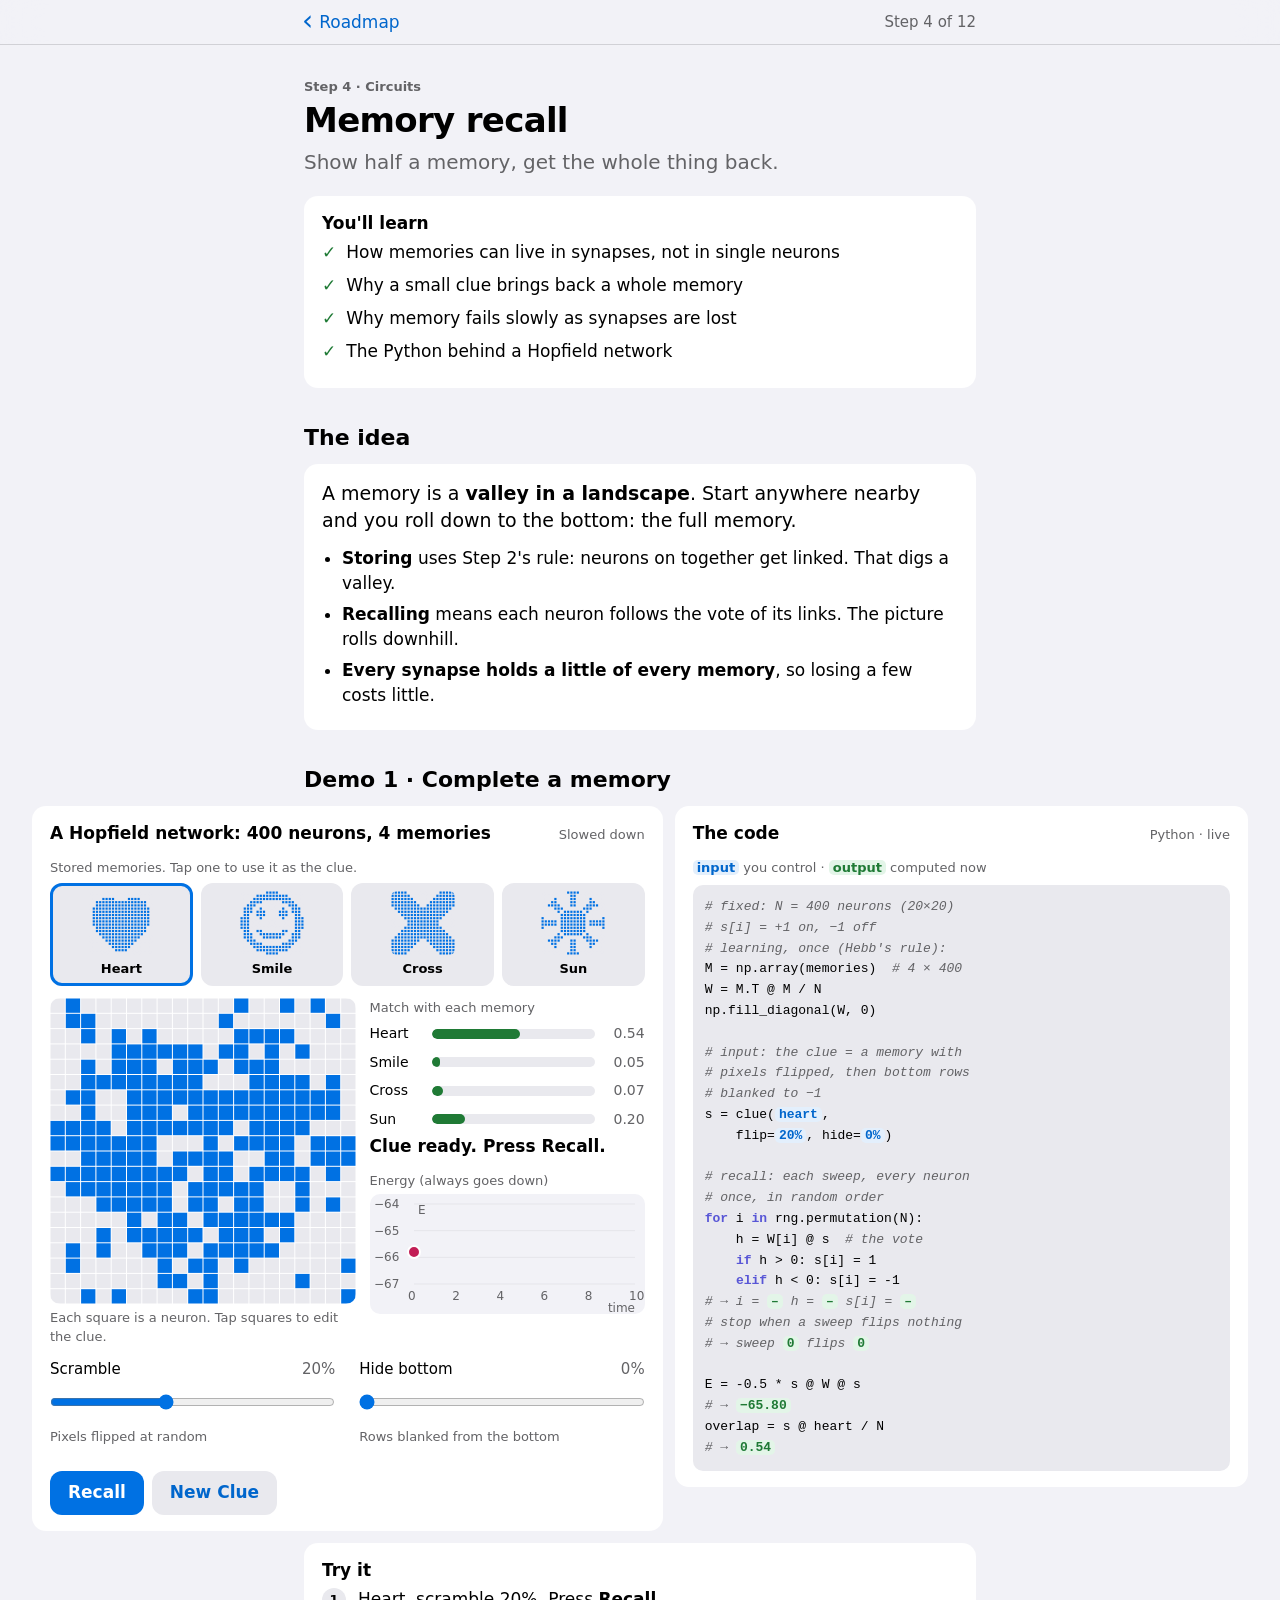
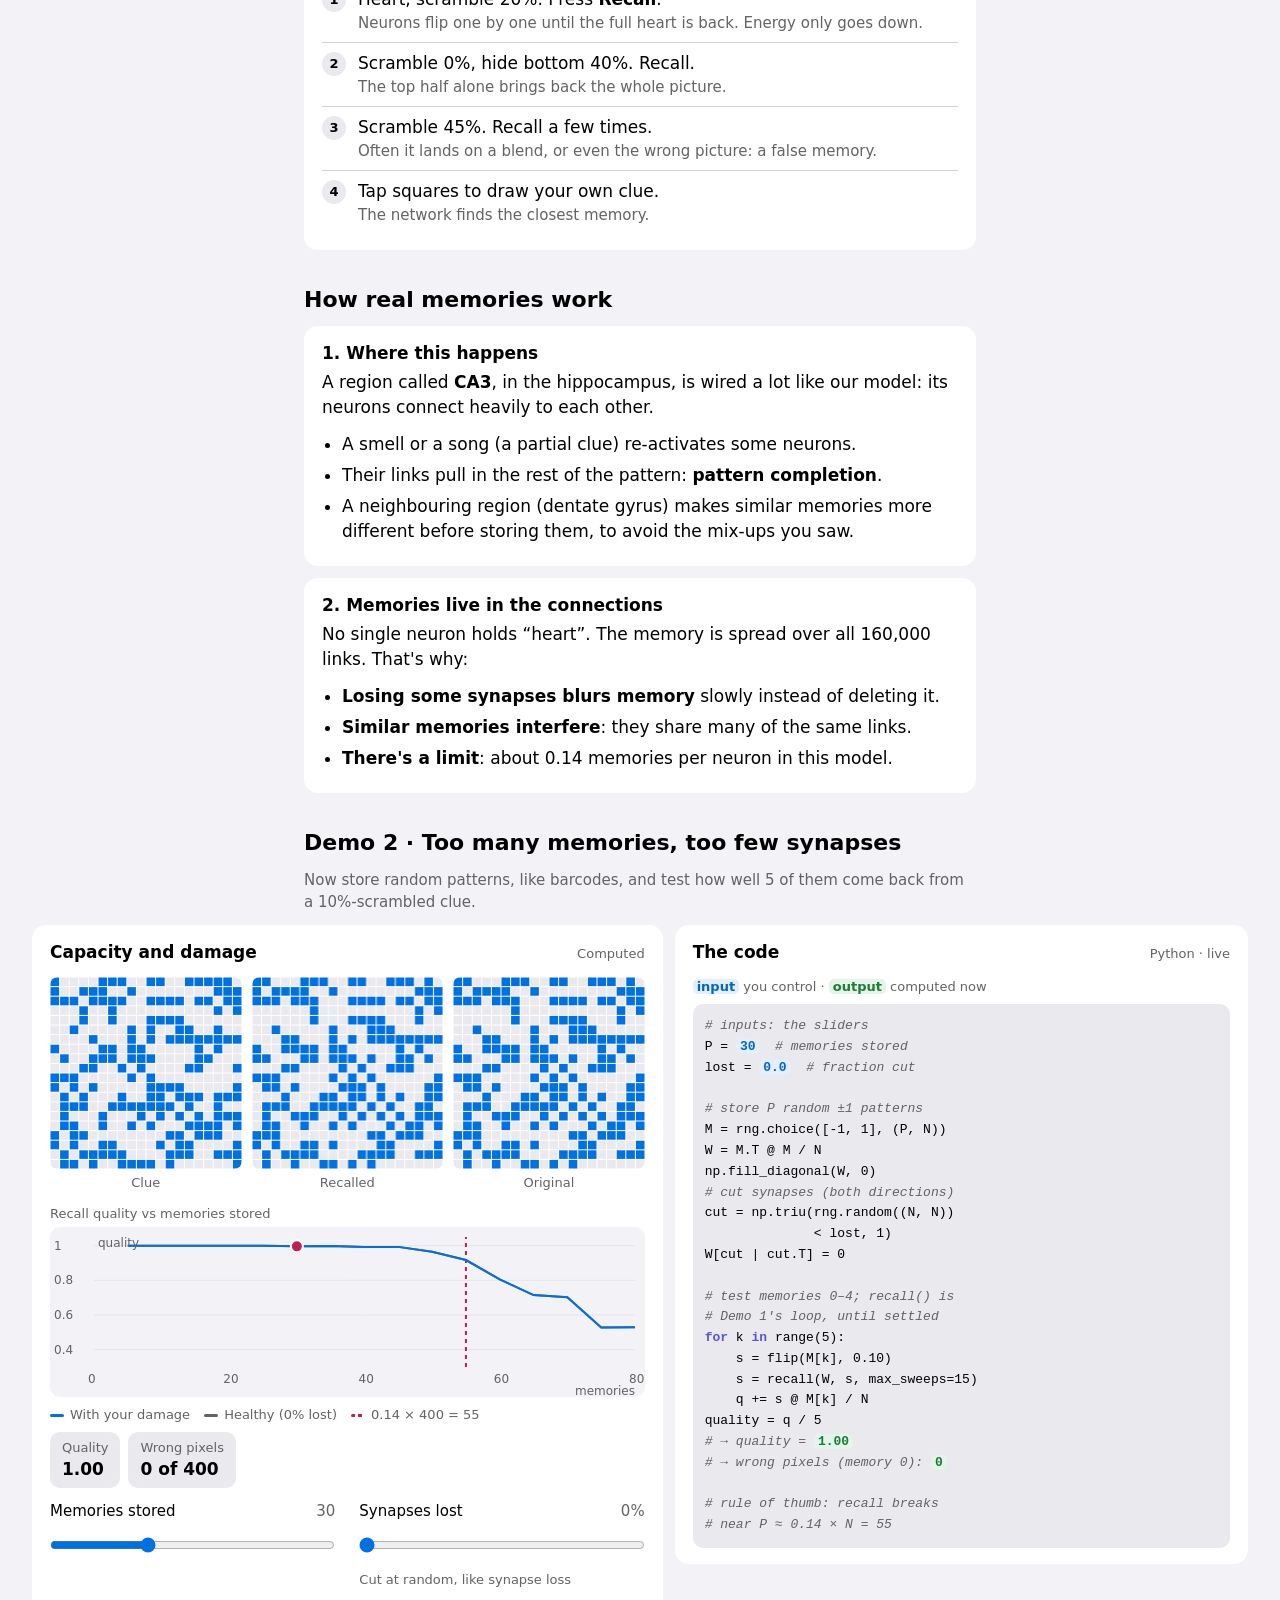
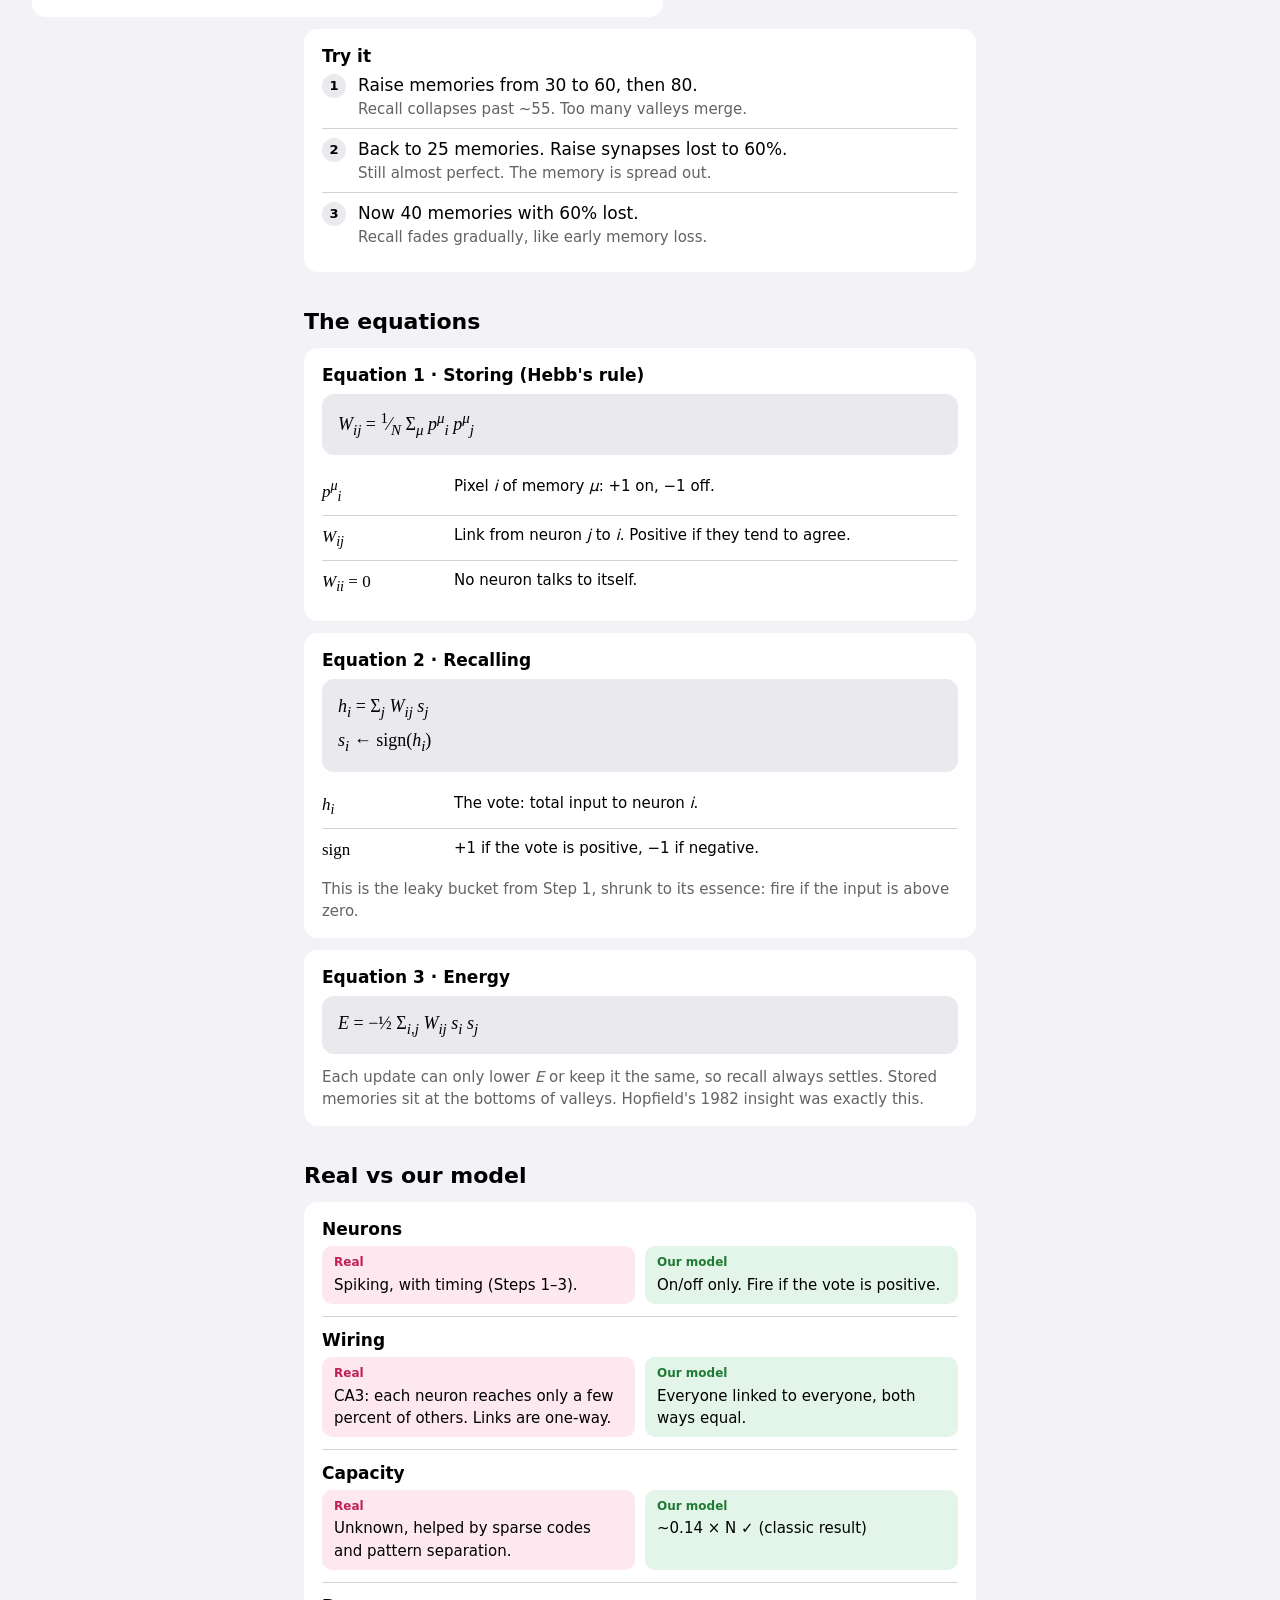
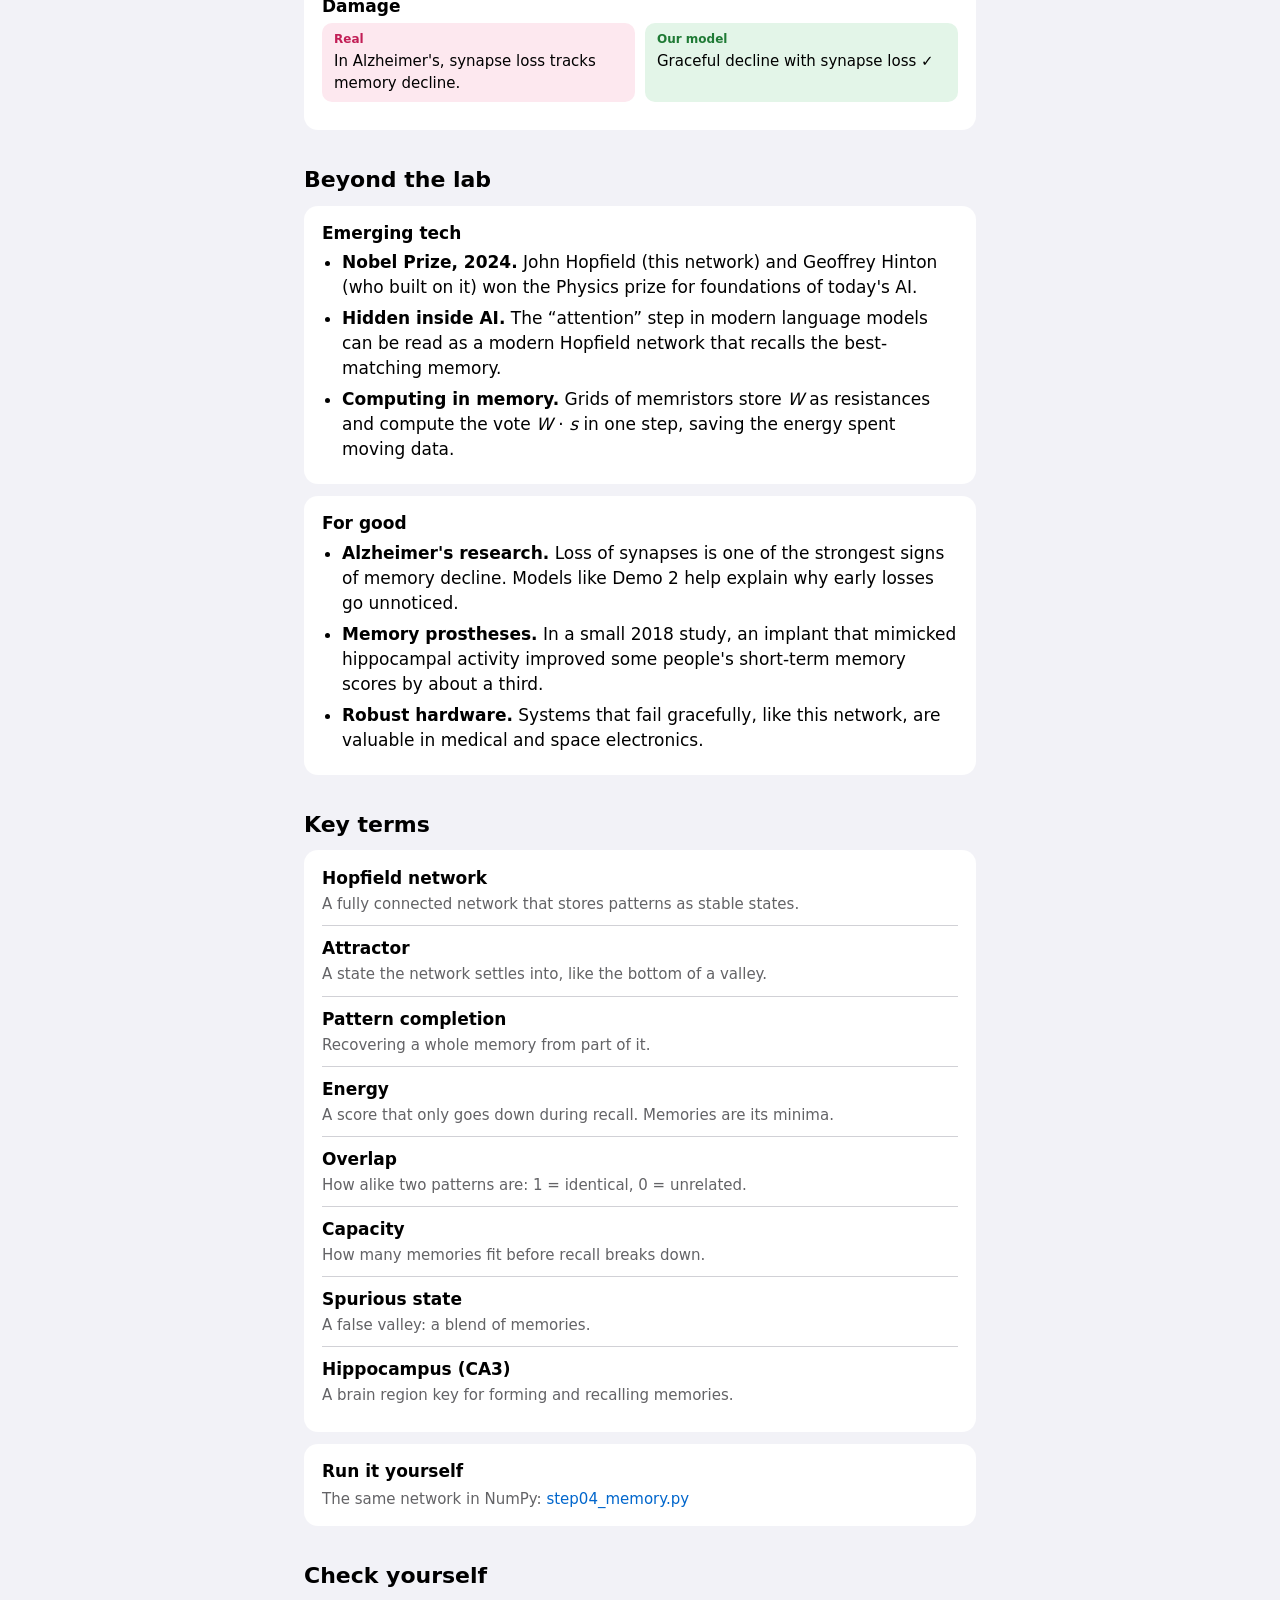
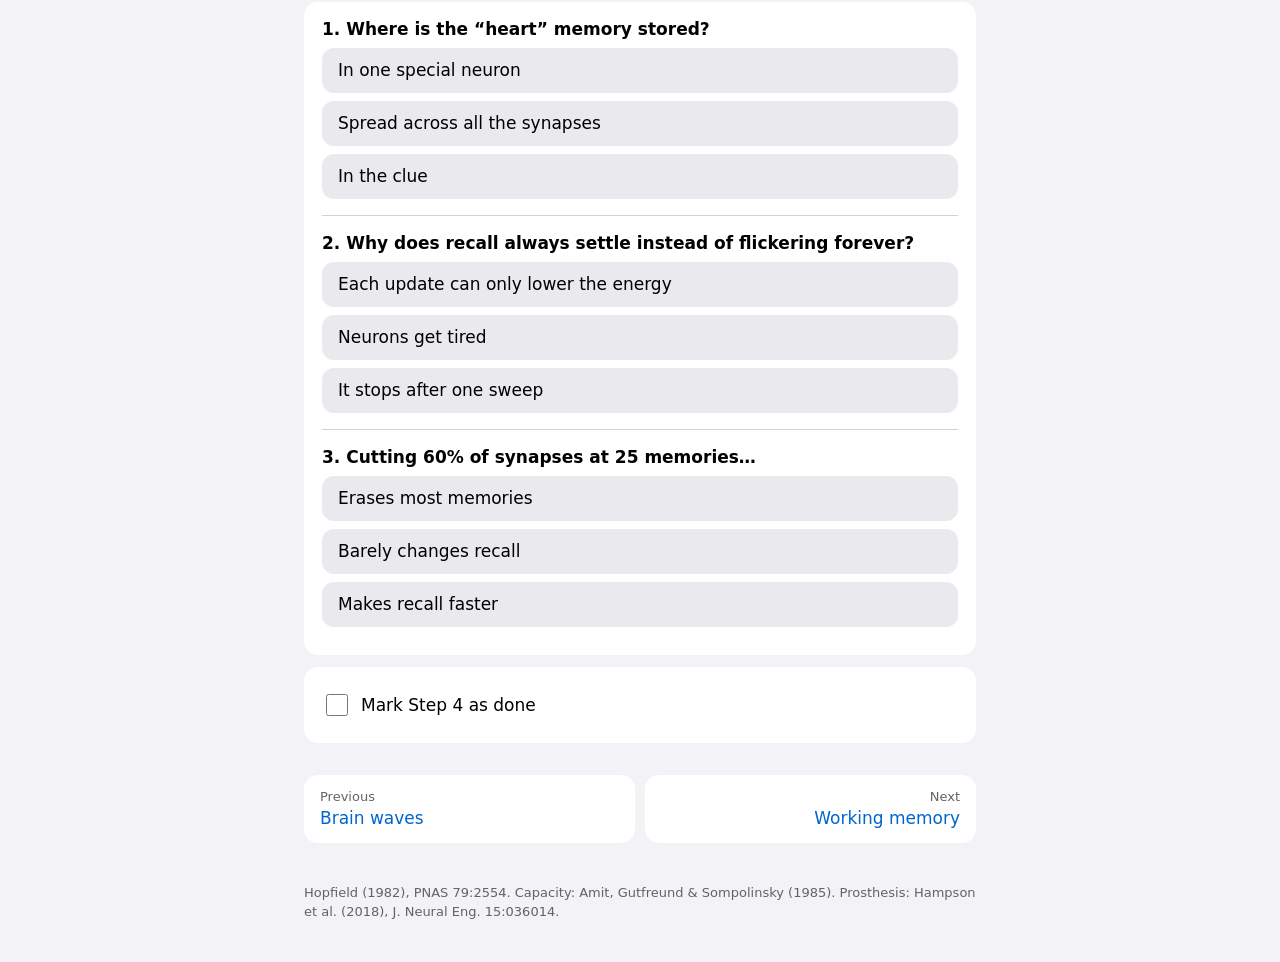
<file: steps/04-memory.html>
<!doctype html>
<html lang="en">
<head>
<meta charset="utf-8">
<meta name="viewport" content="width=device-width, initial-scale=1, viewport-fit=cover">
<title>Memory recall · Mini Brain</title>
<meta name="description" content="Step 4: a Hopfield network stores pictures in its synapses and recalls a whole memory from a damaged cue.">
<meta name="theme-color" content="#f2f2f7" media="(prefers-color-scheme: light)">
<meta name="theme-color" content="#000000" media="(prefers-color-scheme: dark)">
<link rel="icon" href="data:image/svg+xml,<svg xmlns='http://www.w3.org/2000/svg' viewBox='0 0 100 100'><rect width='100' height='100' rx='22' fill='%230071e3'/><path d='M18 56h20l8-30 9 48 7-18h20' stroke='white' stroke-width='8' fill='none' stroke-linejoin='round' stroke-linecap='round'/></svg>">
<link rel="stylesheet" href="../assets/style.css?v=4">
<style>
  .mem-row { display: grid; grid-template-columns: repeat(4, minmax(0, 1fr)); gap: 8px; }
  .mem { display: grid; gap: 4px; justify-items: center; padding: 8px 4px; background: var(--fill); color: var(--label); border-radius: 12px; min-height: 44px; font-weight: 600; font-size: 0.8125rem; }
  .mem[aria-pressed="true"] { outline: 3px solid var(--accent); outline-offset: -3px; }
  .mem canvas { width: 100%; max-width: 64px; aspect-ratio: 1; border-radius: 6px; }
  .grid-wrap { display: grid; grid-template-columns: minmax(0, 1fr) minmax(0, 0.9fr); gap: 14px; align-items: start; margin-top: 0.75rem; }
  canvas.cells { width: 100%; aspect-ratio: 1; border-radius: 10px; touch-action: none; cursor: crosshair; display: block; }
  .bars { display: grid; gap: 8px; font-size: 0.875rem; }
  .bar { display: grid; grid-template-columns: 3.4rem minmax(0, 1fr) 2.6rem; gap: 8px; align-items: center; }
  .bar .track { height: 10px; border-radius: 5px; background: var(--fill); overflow: hidden; }
  .bar .fill { height: 100%; background: var(--model); border-radius: 5px; }
  .bar output { text-align: right; font-variant-numeric: tabular-nums; color: var(--label-2); }
  .trio { display: grid; grid-template-columns: repeat(3, minmax(0, 1fr)); gap: 10px; text-align: center; font-size: 0.8125rem; color: var(--label-2); }
  .trio canvas { width: 100%; aspect-ratio: 1; border-radius: 8px; display: block; margin-bottom: 4px; }
  .status { font-weight: 600; margin: 0.25rem 0 0; }
  @media (max-width: 480px) { .grid-wrap { grid-template-columns: 1fr; } }
</style>
</head>
<body>
<a class="skip" href="#main">Skip to content</a>
<header class="navbar"><div class="wrap">
  <a class="back" href="../index.html#roadmap">Roadmap</a>
  <span class="meta">Step 4 of 12</span>
</div></header>

<main class="wrap" id="main">
  <p class="eyebrow">Step 4 · Circuits</p>
  <h1>Memory recall</h1>
  <p class="lede">Show half a memory, get the whole thing back.</p>

  <div class="card">
    <h3>You'll learn</h3>
    <ul class="goals">
      <li>How memories can live in synapses, not in single neurons</li>
      <li>Why a small clue brings back a whole memory</li>
      <li>Why memory fails slowly as synapses are lost</li>
      <li>The Python behind a Hopfield network</li>
    </ul>
  </div>

  <h2>The idea</h2>
  <div class="card">
    <p class="idea">A memory is a <b>valley in a landscape</b>. Start anywhere nearby and you roll down to the bottom: the full memory.</p>
    <ul>
      <li><b>Storing</b> uses Step 2's rule: neurons on together get linked. That digs a valley.</li>
      <li><b>Recalling</b> means each neuron follows the vote of its links. The picture rolls downhill.</li>
      <li><b>Every synapse holds a little of every memory</b>, so losing a few costs little.</li>
    </ul>
  </div>

  <h2>Demo 1 · Complete a memory</h2>
<div class="duo">
  <section class="card" aria-labelledby="d1">
    <div class="demo-head"><h3 id="d1">A Hopfield network: 400 neurons, 4 memories</h3><span class="speed">Slowed down</span></div>
    <p class="foot" style="margin:0 0 6px">Stored memories. Tap one to use it as the clue.</p>
    <div class="mem-row" id="mems" role="group" aria-label="Stored memories"></div>
    <div class="grid-wrap">
      <div>
        <canvas class="cells" id="grid" role="img" aria-label="The network: 400 neurons in a 20 by 20 grid; blue is on"></canvas>
        <p class="foot" style="margin:4px 0 0">Each square is a neuron. Tap squares to edit the clue.</p>
      </div>
      <div>
        <p class="foot" style="margin:0 0 6px">Match with each memory</p>
        <div class="bars" id="bars"></div>
        <p class="status" id="status" aria-live="polite">Ready</p>
        <p class="foot" style="margin:0.75rem 0 4px">Energy (always goes down)</p>
        <canvas class="plot" id="energy" role="img" aria-label="Network energy during recall"></canvas>
      </div>
    </div>
    <div class="controls">
      <div class="ctrl"><label for="m-flip">Scramble <output for="m-flip"></output></label><input type="range" id="m-flip" min="0" max="50" step="5" value="20"><p class="hint">Pixels flipped at random</p></div>
      <div class="ctrl"><label for="m-hide">Hide bottom <output for="m-hide"></output></label><input type="range" id="m-hide" min="0" max="80" step="10" value="0"><p class="hint">Rows blanked from the bottom</p></div>
    </div>
    <div class="btns">
      <button class="primary" id="m-recall">Recall</button>
      <button id="m-new">New Clue</button>
    </div>
  </section>
  <aside class="card live-code" aria-labelledby="c1">
    <div class="demo-head"><h3 id="c1">The code</h3><span class="speed">Python · live</span></div>
    <p class="key"><span class="lv in">input</span> you control · <span class="lv out">output</span> computed now</p>
    <pre class="code" id="code1" aria-live="off"></pre>
  </aside>
</div>

  <div class="card">
    <h3>Try it</h3>
    <ol class="tasks">
      <li><span>Heart, scramble 20%. Press <b>Recall</b>.<span class="see">Neurons flip one by one until the full heart is back. Energy only goes down.</span></span></li>
      <li><span>Scramble 0%, hide bottom 40%. Recall.<span class="see">The top half alone brings back the whole picture.</span></span></li>
      <li><span>Scramble 45%. Recall a few times.<span class="see">Often it lands on a blend, or even the wrong picture: a false memory.</span></span></li>
      <li><span>Tap squares to draw your own clue.<span class="see">The network finds the closest memory.</span></span></li>
    </ol>
  </div>

  <h2>How real memories work</h2>
  <div class="card">
    <h3>1. Where this happens</h3>
    <p>A region called <b>CA3</b>, in the hippocampus, is wired a lot like our model: its neurons connect heavily to each other.</p>
    <ul>
      <li>A smell or a song (a partial clue) re-activates some neurons.</li>
      <li>Their links pull in the rest of the pattern: <b>pattern completion</b>.</li>
      <li>A neighbouring region (dentate gyrus) makes similar memories more different before storing them, to avoid the mix-ups you saw.</li>
    </ul>
  </div>
  <div class="card">
    <h3>2. Memories live in the connections</h3>
    <p>No single neuron holds “heart”. The memory is spread over all 160,000 links. That's why:</p>
    <ul>
      <li><b>Losing some synapses blurs memory</b> slowly instead of deleting it.</li>
      <li><b>Similar memories interfere</b>: they share many of the same links.</li>
      <li><b>There's a limit</b>: about 0.14 memories per neuron in this model.</li>
    </ul>
  </div>

  <h2>Demo 2 · Too many memories, too few synapses</h2>
  <p class="sub">Now store random patterns, like barcodes, and test how well 5 of them come back from a 10%-scrambled clue.</p>
<div class="duo">
  <section class="card" aria-labelledby="d2">
    <div class="demo-head"><h3 id="d2">Capacity and damage</h3><span class="speed">Computed</span></div>
    <div class="trio">
      <div><canvas id="t-cue" role="img" aria-label="Scrambled clue"></canvas>Clue</div>
      <div><canvas id="t-out" role="img" aria-label="Recalled pattern; red squares are wrong"></canvas>Recalled</div>
      <div><canvas id="t-true" role="img" aria-label="Original memory"></canvas>Original</div>
    </div>
    <p class="foot" style="margin:0.75rem 0 4px">Recall quality vs memories stored</p>
    <canvas class="plot" id="curve" role="img" aria-label="Recall quality against number of memories, with and without synapse damage"></canvas>
    <div class="legend"><span><i style="background:var(--accent)"></i>With your damage</span><span><i style="background:var(--label-2)"></i>Healthy (0% lost)</span><span><i class="dash"></i>0.14 × 400 = 55</span></div>
    <div class="stats">
      <span class="stat">Quality<b id="q">–</b></span>
      <span class="stat">Wrong pixels<b id="wrong">–</b></span>
    </div>
    <div class="controls">
      <div class="ctrl"><label for="c-p">Memories stored <output for="c-p"></output></label><input type="range" id="c-p" min="5" max="80" step="5" value="30"></div>
      <div class="ctrl"><label for="c-dmg">Synapses lost <output for="c-dmg"></output></label><input type="range" id="c-dmg" min="0" max="90" step="10" value="0"><p class="hint">Cut at random, like synapse loss</p></div>
    </div>
  </section>
  <aside class="card live-code" aria-labelledby="c2">
    <div class="demo-head"><h3 id="c2">The code</h3><span class="speed">Python · live</span></div>
    <p class="key"><span class="lv in">input</span> you control · <span class="lv out">output</span> computed now</p>
    <pre class="code" id="code2" aria-live="off"></pre>
  </aside>
</div>

  <div class="card">
    <h3>Try it</h3>
    <ol class="tasks">
      <li><span>Raise memories from 30 to 60, then 80.<span class="see">Recall collapses past ~55. Too many valleys merge.</span></span></li>
      <li><span>Back to 25 memories. Raise synapses lost to 60%.<span class="see">Still almost perfect. The memory is spread out.</span></span></li>
      <li><span>Now 40 memories with 60% lost.<span class="see">Recall fades gradually, like early memory loss.</span></span></li>
    </ol>
  </div>

  <h2>The equations</h2>
  <div class="card">
    <h3>Equation 1 · Storing (Hebb's rule)</h3>
    <div class="eq" role="math" aria-label="W i j equals one over N times the sum over memories mu of p mu i times p mu j">
      <span class="ln"><i>W<sub>ij</sub></i> = <sup>1</sup>⁄<sub><i>N</i></sub> Σ<sub><i>μ</i></sub> <i>p</i><sup><i>μ</i></sup><sub><i>i</i></sub> <i>p</i><sup><i>μ</i></sup><sub><i>j</i></sub></span>
    </div>
    <div class="terms-grid">
      <div><span class="sym"><i>p</i><sup><i>μ</i></sup><sub><i>i</i></sub></span><span>Pixel <i>i</i> of memory <i>μ</i>: +1 on, −1 off.</span></div>
      <div><span class="sym"><i>W<sub>ij</sub></i></span><span>Link from neuron <i>j</i> to <i>i</i>. Positive if they tend to agree.</span></div>
      <div><span class="sym"><i>W<sub>ii</sub></i> = 0</span><span>No neuron talks to itself.</span></div>
    </div>
  </div>
  <div class="card">
    <h3>Equation 2 · Recalling</h3>
    <div class="eq" role="math" aria-label="h i equals the sum over j of W i j s j. s i becomes the sign of h i.">
      <span class="ln"><i>h<sub>i</sub></i> = Σ<sub><i>j</i></sub> <i>W<sub>ij</sub></i> <i>s<sub>j</sub></i></span>
      <span class="ln"><i>s<sub>i</sub></i> ← sign(<i>h<sub>i</sub></i>)</span>
    </div>
    <div class="terms-grid">
      <div><span class="sym"><i>h<sub>i</sub></i></span><span>The vote: total input to neuron <i>i</i>.</span></div>
      <div><span class="sym">sign</span><span>+1 if the vote is positive, −1 if negative.</span></div>
    </div>
    <p class="sub" style="margin-top:0.5rem">This is the leaky bucket from Step 1, shrunk to its essence: fire if the input is above zero.</p>
  </div>
  <div class="card">
    <h3>Equation 3 · Energy</h3>
    <div class="eq" role="math" aria-label="E equals minus one half times the sum over i and j of W i j s i s j">
      <span class="ln"><i>E</i> = −½ Σ<sub><i>i</i>,<i>j</i></sub> <i>W<sub>ij</sub></i> <i>s<sub>i</sub></i> <i>s<sub>j</sub></i></span>
    </div>
    <p class="sub">Each update can only lower <i>E</i> or keep it the same, so recall always settles. Stored memories sit at the bottoms of valleys. Hopfield's 1982 insight was exactly this.</p>
  </div>

  <h2>Real vs our model</h2>
  <div class="card vs">
    <div class="item"><h3>Neurons</h3><div class="pair"><div class="r"><span>Real</span>Spiking, with timing (Steps 1–3).</div><div class="m"><span>Our model</span>On/off only. Fire if the vote is positive.</div></div></div>
    <div class="item"><h3>Wiring</h3><div class="pair"><div class="r"><span>Real</span>CA3: each neuron reaches only a few percent of others. Links are one-way.</div><div class="m"><span>Our model</span>Everyone linked to everyone, both ways equal.</div></div></div>
    <div class="item"><h3>Capacity</h3><div class="pair"><div class="r"><span>Real</span>Unknown, helped by sparse codes and pattern separation.</div><div class="m"><span>Our model</span>~0.14 × N ✓ (classic result)</div></div></div>
    <div class="item"><h3>Damage</h3><div class="pair"><div class="r"><span>Real</span>In Alzheimer's, synapse loss tracks memory decline.</div><div class="m"><span>Our model</span>Graceful decline with synapse loss ✓</div></div></div>
  </div>

  <h2>Beyond the lab</h2>
  <div class="card">
    <h3>Emerging tech</h3>
    <ul>
      <li><b>Nobel Prize, 2024.</b> John Hopfield (this network) and Geoffrey Hinton (who built on it) won the Physics prize for foundations of today's AI.</li>
      <li><b>Hidden inside AI.</b> The “attention” step in modern language models can be read as a modern Hopfield network that recalls the best-matching memory.</li>
      <li><b>Computing in memory.</b> Grids of memristors store <i>W</i> as resistances and compute the vote <i>W</i> · <i>s</i> in one step, saving the energy spent moving data.</li>
    </ul>
  </div>
  <div class="card">
    <h3>For good</h3>
    <ul>
      <li><b>Alzheimer's research.</b> Loss of synapses is one of the strongest signs of memory decline. Models like Demo 2 help explain why early losses go unnoticed.</li>
      <li><b>Memory prostheses.</b> In a small 2018 study, an implant that mimicked hippocampal activity improved some people's short-term memory scores by about a third.</li>
      <li><b>Robust hardware.</b> Systems that fail gracefully, like this network, are valuable in medical and space electronics.</li>
    </ul>
  </div>

  <h2>Key terms</h2>
  <div class="card">
    <dl class="terms">
      <div><dt>Hopfield network</dt><dd>A fully connected network that stores patterns as stable states.</dd></div>
      <div><dt>Attractor</dt><dd>A state the network settles into, like the bottom of a valley.</dd></div>
      <div><dt>Pattern completion</dt><dd>Recovering a whole memory from part of it.</dd></div>
      <div><dt>Energy</dt><dd>A score that only goes down during recall. Memories are its minima.</dd></div>
      <div><dt>Overlap</dt><dd>How alike two patterns are: 1 = identical, 0 = unrelated.</dd></div>
      <div><dt>Capacity</dt><dd>How many memories fit before recall breaks down.</dd></div>
      <div><dt>Spurious state</dt><dd>A false valley: a blend of memories.</dd></div>
      <div><dt>Hippocampus (CA3)</dt><dd>A brain region key for forming and recalling memories.</dd></div>
    </dl>
  </div>

  <div class="card">
    <h3>Run it yourself</h3>
    <p class="sub">The same network in NumPy: <a href="https://github.com/cweekiat/mini-brain/blob/main/python/step04_memory.py">step04_memory.py</a></p>
  </div>

  <h2>Check yourself</h2>
  <div class="card" id="quiz"></div>

  <div class="card">
    <label class="toggle" style="font-size:1.0625rem"><input type="checkbox" id="done"> Mark Step 4 as done</label>
  </div>

  <nav class="pager" aria-label="Steps">
    <a href="03-brain-waves.html"><small>Previous</small>Brain waves</a>
    <a class="next" href="05-working-memory.html"><small>Next</small>Working memory</a>
  </nav>
</main>

<footer><div class="wrap foot">Hopfield (1982), PNAS 79:2554. Capacity: Amit, Gutfreund &amp; Sompolinsky (1985). Prosthesis: Hampson et al. (2018), J. Neural Eng. 15:036014.</div></footer>

<script type="module">
import { N, SIDE, NAMES, picture, randomPatterns, hebb, damage, Recall, energy, overlap, corrupt } from "../assets/sim/hopfield.js";
import { xyPlot, slider, fitCanvas, css } from "../assets/plot.js";
import { C, K, IN, OUT, num, paint } from "../assets/livecode.js";
import { isDone, setDone } from "../assets/steps.js";

const $ = (id) => document.getElementById(id);
const LABEL = { heart: "Heart", smile: "Smile", cross: "Cross", sun: "Sun" };

// Draw a 20×20 pattern. `ref` marks wrong pixels in red; `focus` outlines one neuron.
function drawGrid(cv, s, { ref = null, focus = -1 } = {}) {
  const size = cv.clientWidth || 200, { ctx } = fitCanvas(cv, size);
  const cell = size / SIDE, on = css("--accent"), off = css("--fill"), bad = css("--real");
  ctx.clearRect(0, 0, size, size);
  for (let i = 0; i < N; i++) {
    const r = Math.floor(i / SIDE), c = i % SIDE;
    ctx.fillStyle = ref && s[i] !== ref[i] ? bad : s[i] > 0 ? on : off;
    ctx.fillRect(c * cell + 0.5, r * cell + 0.5, cell - 1, cell - 1);
  }
  if (focus >= 0) {
    ctx.strokeStyle = css("--label"); ctx.lineWidth = 2;
    ctx.strokeRect((focus % SIDE) * cell + 1, Math.floor(focus / SIDE) * cell + 1, cell - 2, cell - 2);
  }
}

// ── Demo 1: complete a memory ────────────────────────────────────────
const MEM = NAMES.map(picture);
const W1 = hebb(MEM);
const d1 = { pick: 0, flip: 0.2, hide: 0, seed: 1, cue: null, rec: null, running: false, E: [], flips: 0 };
$("mems").innerHTML = NAMES.map((n, k) => `<button class="mem" data-k="${k}" aria-pressed="${k === 0}"><canvas></canvas>${LABEL[n]}</button>`).join("");
const thumbs = () => document.querySelectorAll(".mem").forEach((b, k) => drawGrid(b.querySelector("canvas"), MEM[k]));
$("bars").innerHTML = NAMES.map((n, k) => `<div class="bar"><span>${LABEL[n]}</span><div class="track"><div class="fill" id="bf${k}"></div></div><output id="bo${k}">–</output></div>`).join("");

function newCue() {
  d1.cue = corrupt(MEM[d1.pick], { flip: d1.flip, hide: d1.hide }, d1.seed);
  d1.rec = new Recall(W1, d1.cue, d1.seed); d1.running = false; d1.E = [energy(W1, d1.rec.s)]; d1.flips = 0;
  $("status").textContent = "Clue ready. Press Recall."; refresh1();
}
$("mems").addEventListener("click", (e) => {
  const b = e.target.closest(".mem"); if (!b) return;
  d1.pick = +b.dataset.k; document.querySelectorAll(".mem").forEach((x) => x.setAttribute("aria-pressed", x === b));
  newCue();
});
slider("m-flip", (v) => v + "%", (v) => { d1.flip = v / 100; if (d1.cue) newCue(); });
slider("m-hide", (v) => v + "%", (v) => { d1.hide = v / 100; if (d1.cue) newCue(); });
$("m-new").onclick = () => { d1.seed++; newCue(); };
$("m-recall").onclick = () => {
  if (d1.rec.settled) { d1.rec = new Recall(W1, d1.rec.s, ++d1.seed); d1.E = [energy(W1, d1.rec.s)]; }
  d1.running = true; $("status").textContent = "Recalling…";
};
// Tap or drag on the grid to edit the clue
let painting = null;
function cellAt(e) { const r = $("grid").getBoundingClientRect(); const c = Math.floor(((e.clientX - r.left) / r.width) * SIDE), w = Math.floor(((e.clientY - r.top) / r.height) * SIDE); return c >= 0 && c < SIDE && w >= 0 && w < SIDE ? w * SIDE + c : -1; }
$("grid").addEventListener("pointerdown", (e) => { const i = cellAt(e); if (i < 0) return; painting = -d1.rec.s[i]; edit(i); $("grid").setPointerCapture(e.pointerId); });
$("grid").addEventListener("pointermove", (e) => { if (painting !== null) { const i = cellAt(e); if (i >= 0) edit(i); } });
addEventListener("pointerup", () => (painting = null));
function edit(i) {
  const s = Int8Array.from(d1.rec.s); s[i] = painting;
  d1.cue = s; d1.rec = new Recall(W1, s, ++d1.seed); d1.running = false; d1.E = [energy(W1, s)]; d1.flips = 0;
  $("status").textContent = "Your clue. Press Recall."; refresh1();
}

function frame1() {
  if (!d1.running) return;
  for (let k = 0; k < 6 && !d1.rec.settled; k++) if (d1.rec.updateOne()) d1.flips++;
  if (d1.rec.k % 24 === 0 || d1.rec.settled) d1.E.push(energy(W1, d1.rec.s));
  if (d1.rec.settled) {
    d1.running = false;
    const o = MEM.map((m) => overlap(d1.rec.s, m)), b = o.indexOf(Math.max(...o));
    $("status").textContent = o[b] > 0.95 ? `✓ Recalled: ${LABEL[NAMES[b]]}` : o[b] < -0.95 ? `Settled on the negative of ${LABEL[NAMES[b]]}` : "Settled on a blend (false memory)";
  }
  refresh1();
}
function refresh1() {
  drawGrid($("grid"), d1.rec.s, { focus: d1.running && d1.rec.last ? d1.rec.last.i : -1 });
  MEM.forEach((m, k) => { const o = overlap(d1.rec.s, m); $("bf" + k).style.width = Math.max(0, o) * 100 + "%"; $("bo" + k).textContent = o.toFixed(2); });
  const pts = d1.E.map((e, i) => [i, e]);
  const lo = Math.min(...d1.E), hi = Math.max(...d1.E);
  xyPlot($("energy"), { height: 120, xMax: Math.max(10, d1.E.length - 1), yMin: Math.floor(lo - 1), yMax: Math.ceil(hi + 1), xLabel: "time", yLabel: "E",
    series: [{ points: pts, color: "--model" }], marker: pts.length ? { x: pts.length - 1, y: d1.E.at(-1), color: "--real" } : null });
}
function code1() {
  const L = d1.rec.last, on = d1.running && L ? "hit" : "";
  const o = MEM.map((m) => overlap(d1.rec.s, m)), b = o.indexOf(Math.max(...o));
  paint("code1", [
    C("# fixed: N = 400 neurons (20×20)"),
    C("# s[i] = +1 on, −1 off"),
    C("# learning, once (Hebb's rule):"),
    "M = np.array(memories)  " + C("# 4 × 400"),
    "W = M.T @ M / N",
    "np.fill_diagonal(W, 0)",
    "",
    C("# input: the clue = a memory with"),
    C("# pixels flipped, then bottom rows"),
    C("# blanked to −1"),
    `s = clue(${IN(LABEL[NAMES[d1.pick]].toLowerCase())},`,
    `    flip=${IN(Math.round(d1.flip * 100) + "%")}, hide=${IN(Math.round(d1.hide * 100) + "%")})`,
    "",
    C("# recall: each sweep, every neuron"),
    C("# once, in random order"),
    [`${K("for")} i ${K("in")} rng.permutation(N):`, on],
    [`    h = W[i] @ s  ${C("# the vote")}`, on],
    [`    ${K("if")} h &gt; 0: s[i] = 1`, on],
    [`    ${K("elif")} h &lt; 0: s[i] = -1`, on],
    [`${C("# → i =")} ${OUT(L ? L.i : "–")} ${C("h =")} ${OUT(L ? num(L.h, 2) : "–")} ${C("s[i] =")} ${OUT(L ? (L.after > 0 ? "+1" : "−1") + (L.flipped ? " flipped" : "") : "–")}`, on],
    C("# stop when a sweep flips nothing"),
    `${C("# → sweep")} ${OUT(d1.rec.sweeps + (d1.rec.settled ? " settled" : ""))} ${C("flips")} ${OUT(d1.flips)}`,
    "",
    "E = -0.5 * s @ W @ s",
    `${C("# →")} ${OUT(num(d1.E.at(-1) ?? 0, 2))}`,
    `overlap = s @ ${LABEL[NAMES[b]].toLowerCase()} / N`,
    `${C("# →")} ${OUT(o[b].toFixed(2))}`,
  ]);
}

// ── Demo 2: capacity and damage ──────────────────────────────────────
const PS = Array.from({ length: 16 }, (_, k) => 5 + 5 * k), T = 5;
const d2 = { P: 30, dmg: 0, healthy: null, curve: {}, example: null, busy: 0 };
let t2 = null; // debounce timer for slider changes
function testQuality(P, dmg) {
  const pats = randomPatterns(P, 7), W = damage(hebb(pats), dmg, 11);
  let q = 0, ex = null;
  for (let k = 0; k < T; k++) {
    const cue = corrupt(pats[k], { flip: 0.1 }, k + 1), r = new Recall(W, cue, k + 1); r.run(15);
    q += overlap(r.s, pats[k]);
    if (k === 0) ex = { cue, out: Int8Array.from(r.s), truth: pats[k] };
  }
  return { q: q / T, ex };
}
// Curves are computed one point at a time so the page stays responsive
function computeCurve(dmg, done) {
  const key = dmg.toFixed(1); if (d2.curve[key]) return done();
  const pts = []; let k = 0;
  (function next() { if (k >= PS.length) { d2.curve[key] = pts; return done(); } pts.push([PS[k], testQuality(PS[k], dmg).q]); k++; setTimeout(next, 0); })();
}
function update2() {
  const r = testQuality(d2.P, d2.dmg); d2.example = r.ex; d2.quality = r.q;
  drawGrid($("t-cue"), r.ex.cue); drawGrid($("t-out"), r.ex.out, { ref: r.ex.truth }); drawGrid($("t-true"), r.ex.truth);
  let wrong = 0; for (let i = 0; i < N; i++) if (r.ex.out[i] !== r.ex.truth[i]) wrong++;
  d2.wrong = wrong;
  $("q").textContent = r.q.toFixed(2); $("wrong").textContent = wrong + " of 400";
  computeCurve(d2.dmg, drawCurve); code2();
}
function drawCurve() {
  const cur = d2.curve[d2.dmg.toFixed(1)], healthy = d2.curve["0.0"];
  const series = [{ points: [[55, -0.1], [55, 1.05]], color: "--real", dash: [4, 4] }];
  if (healthy) series.push({ points: healthy, color: "--label-2" });
  if (cur) series.push({ points: cur, color: "--accent" });
  xyPlot($("curve"), { height: 170, xMin: 0, xMax: 80, yMin: 0.3, yMax: 1.05, xLabel: "memories", yLabel: "quality",
    series, marker: { x: d2.P, y: d2.quality ?? 1, color: "--real" } });
}
slider("c-p", (v) => v, (v) => { d2.P = v; schedule2(); });
slider("c-dmg", (v) => v + "%", (v) => { d2.dmg = v / 100; schedule2(); });
function schedule2() { clearTimeout(t2); t2 = setTimeout(update2, 60); }
function code2() {
  paint("code2", [
    C("# inputs: the sliders"),
    `P = ${IN(d2.P)}  ${C("# memories stored")}`,
    `lost = ${IN(d2.dmg.toFixed(1))}  ${C("# fraction cut")}`,
    "",
    C("# store P random ±1 patterns"),
    "M = rng.choice([-1, 1], (P, N))",
    "W = M.T @ M / N",
    "np.fill_diagonal(W, 0)",
    C("# cut synapses (both directions)"),
    "cut = np.triu(rng.random((N, N))",
    "              &lt; lost, 1)",
    "W[cut | cut.T] = 0",
    "",
    C("# test memories 0–4; recall() is"),
    C("# Demo 1's loop, until settled"),
    `${K("for")} k ${K("in")} range(5):`,
    "    s = flip(M[k], 0.10)",
    `    s = recall(W, s, max_sweeps=15)`,
    "    q += s @ M[k] / N",
    "quality = q / 5",
    `${C("# → quality =")} ${OUT((d2.quality ?? 0).toFixed(2))}`,
    `${C("# → wrong pixels (memory 0):")} ${OUT(d2.wrong ?? "–")}`,
    "",
    C("# rule of thumb: recall breaks"),
    C("# near P ≈ 0.14 × N = 55"),
  ]);
}

// ── Start ────────────────────────────────────────────────────────────
thumbs(); newCue(); computeCurve(0, () => update2());
(function loop() { frame1(); code1(); requestAnimationFrame(loop); })();
addEventListener("resize", () => { thumbs(); refresh1(); if (d2.example) update2(); });
matchMedia("(prefers-color-scheme: dark)").addEventListener("change", () => { thumbs(); refresh1(); if (d2.example) update2(); });

// ── Quiz ─────────────────────────────────────────────────────────────
const QUIZ = [
  { q: "Where is the “heart” memory stored?", o: ["In one special neuron", "Spread across all the synapses", "In the clue"], a: 1,
    why: "Hebb's rule adds a little of every memory to every link. No single neuron holds it." },
  { q: "Why does recall always settle instead of flickering forever?", o: ["Each update can only lower the energy", "Neurons get tired", "It stops after one sweep"], a: 0,
    why: "Energy never goes up, and it can't fall forever, so the network must come to rest." },
  { q: "Cutting 60% of synapses at 25 memories…", o: ["Erases most memories", "Barely changes recall", "Makes recall faster"], a: 1,
    why: "Each memory is spread over thousands of links, so it degrades gracefully." },
];
$("quiz").innerHTML = QUIZ.map((x, i) => `
  <div class="q" role="group" aria-labelledby="q${i}"><h3 id="q${i}">${i + 1}. ${x.q}</h3>
  <div class="opts">${x.o.map((o, j) => `<button data-q="${i}" data-o="${j}">${o}</button>`).join("")}</div>
  <p class="why" id="why-${i}" aria-live="polite"></p></div>`).join("");
$("quiz").addEventListener("click", (e) => {
  const b = e.target.closest("button[data-q]"); if (!b) return;
  const x = QUIZ[+b.dataset.q], right = +b.dataset.o === x.a;
  b.parentElement.querySelectorAll("button").forEach((o) => o.classList.remove("right", "wrong"));
  b.classList.add(right ? "right" : "wrong");
  $("why-" + b.dataset.q).textContent = (right ? "✓ Correct. " : "✕ Not quite. ") + x.why;
});
const done = $("done");
done.checked = isDone(4);
done.onchange = () => setDone(4, done.checked);
</script>
</body>
</html>
</file>
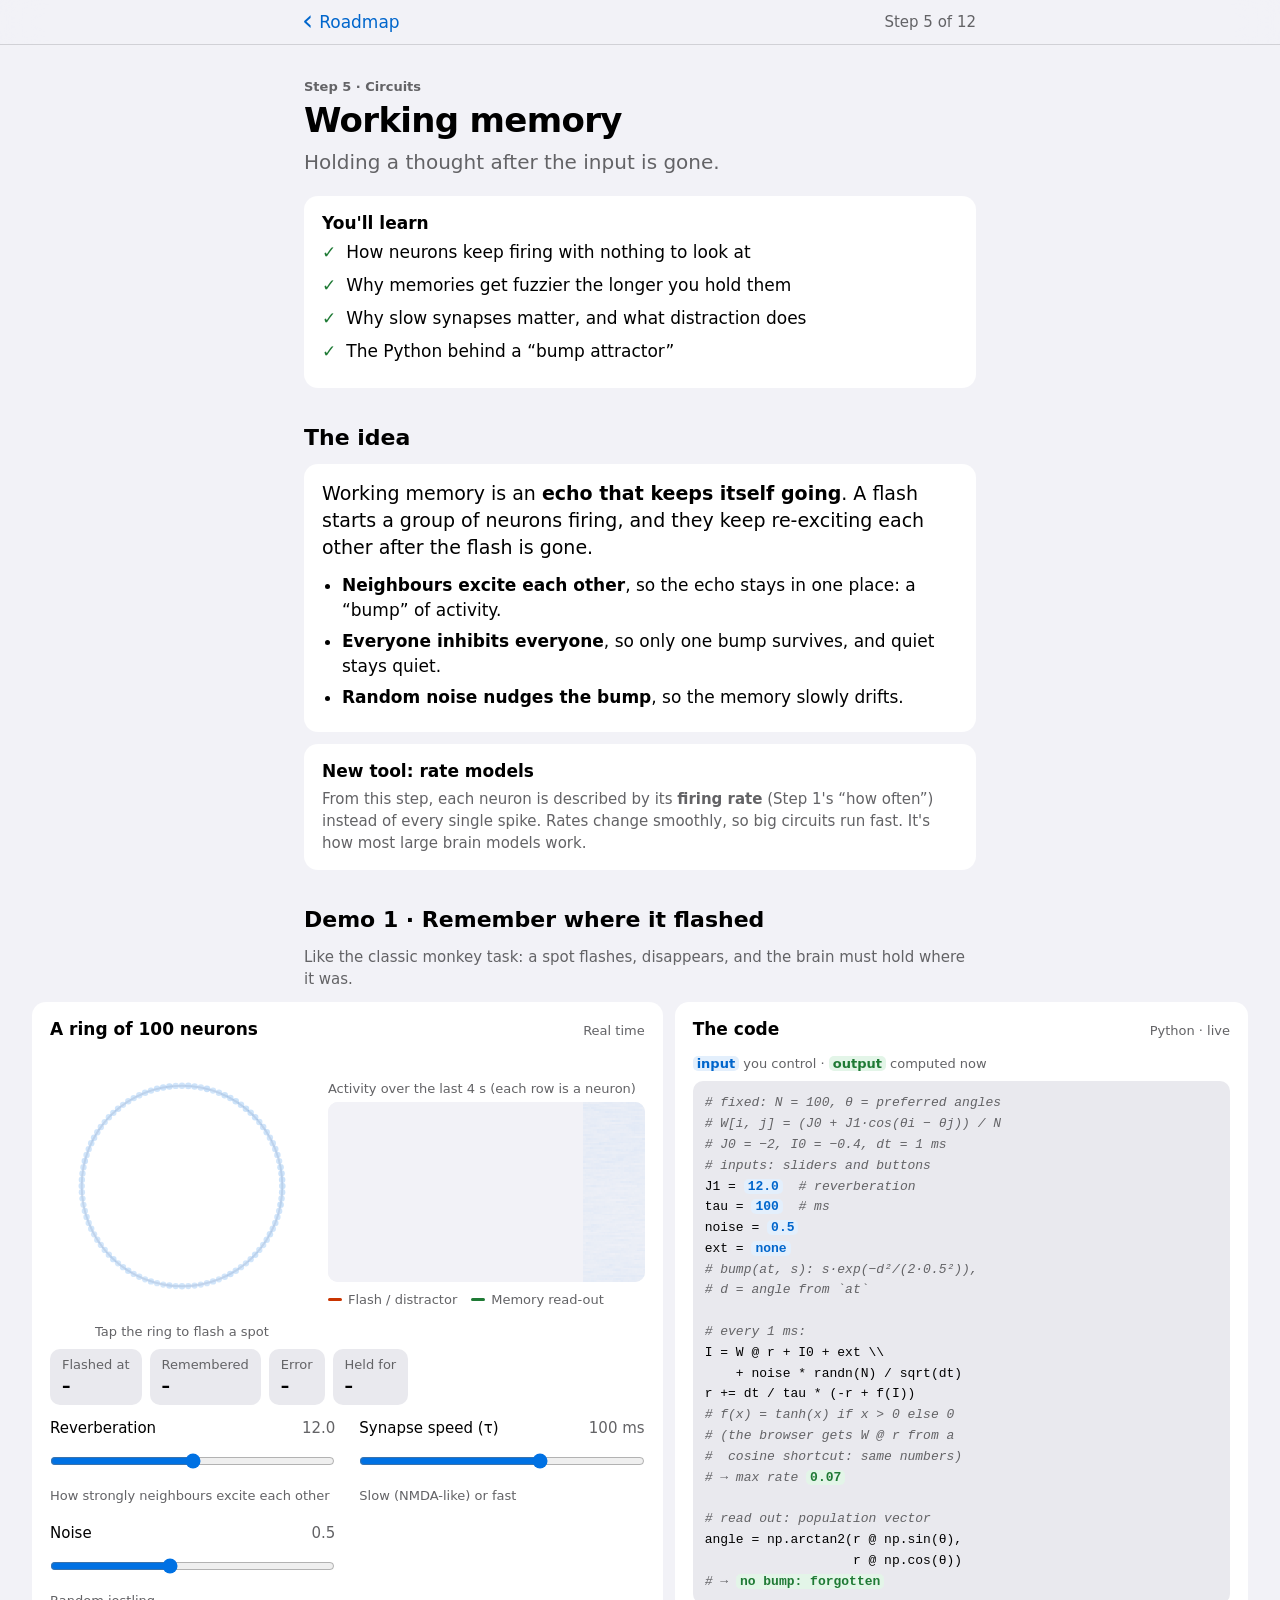
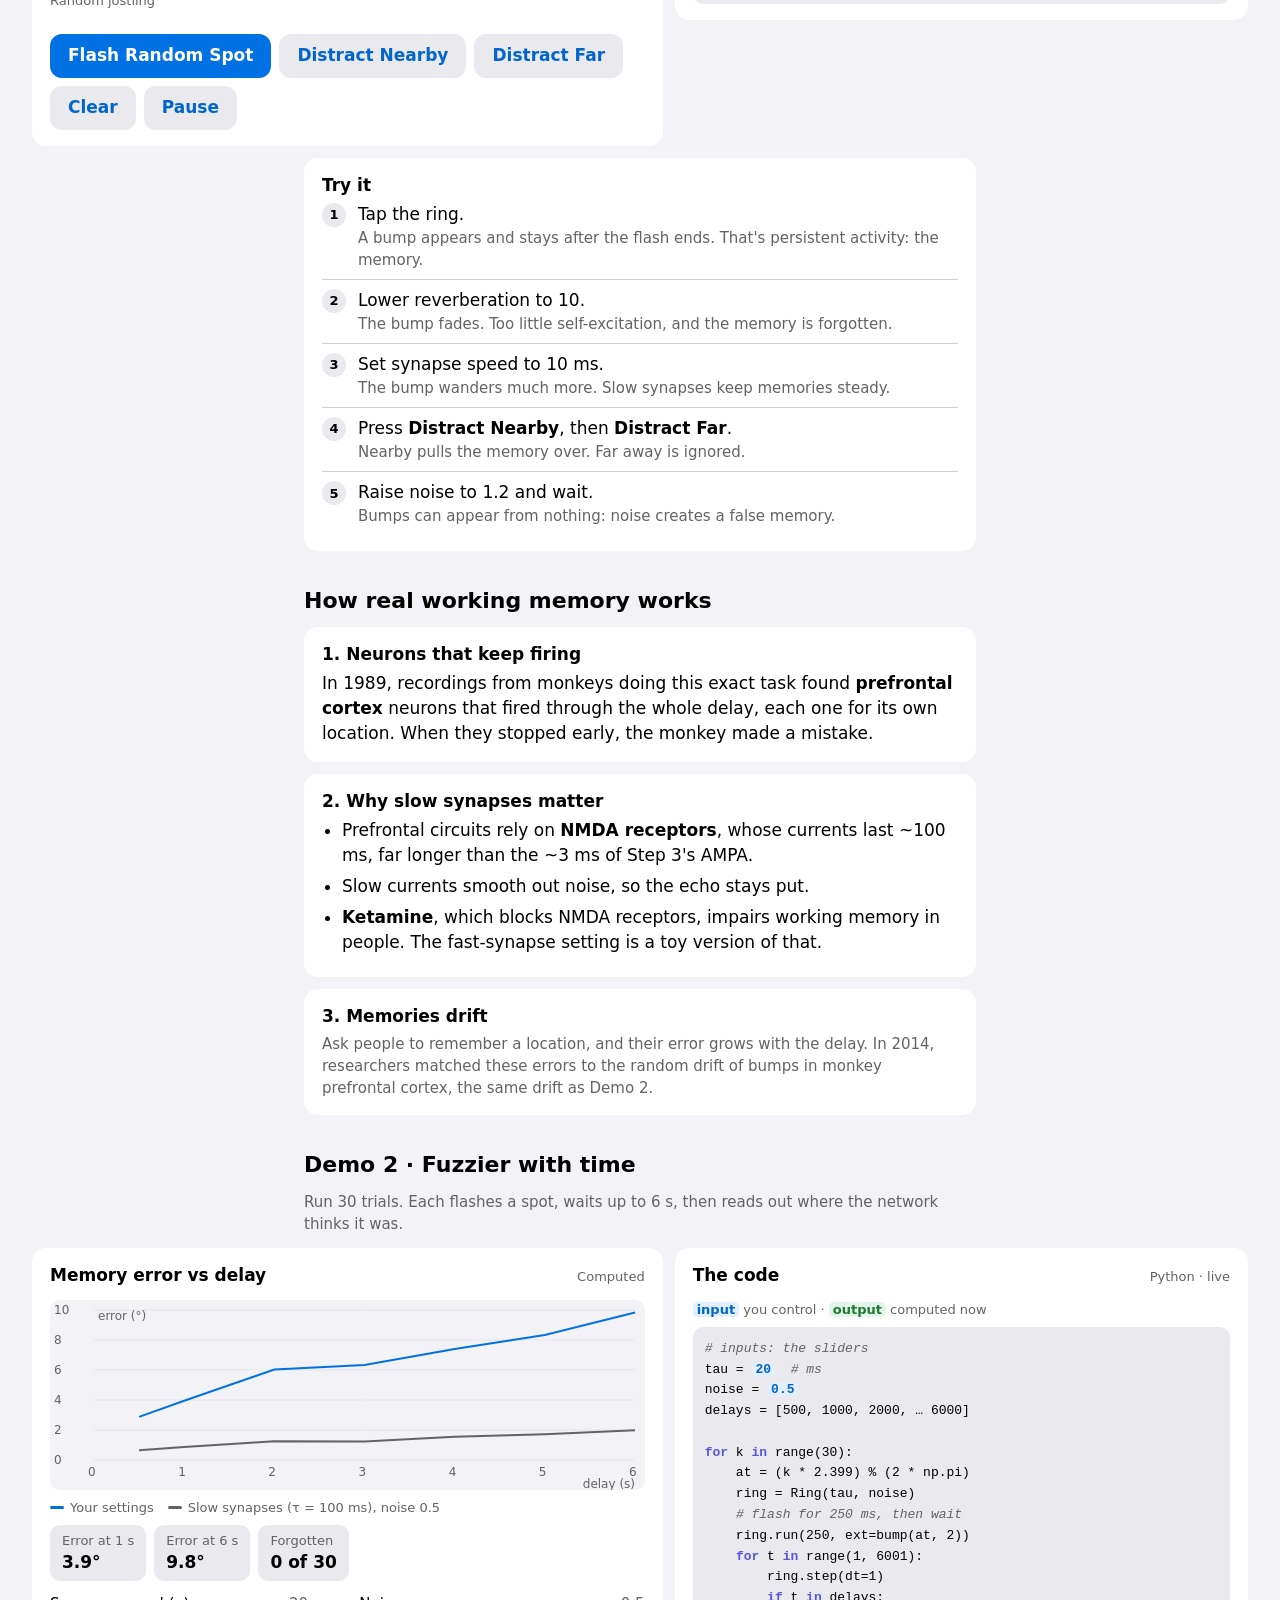
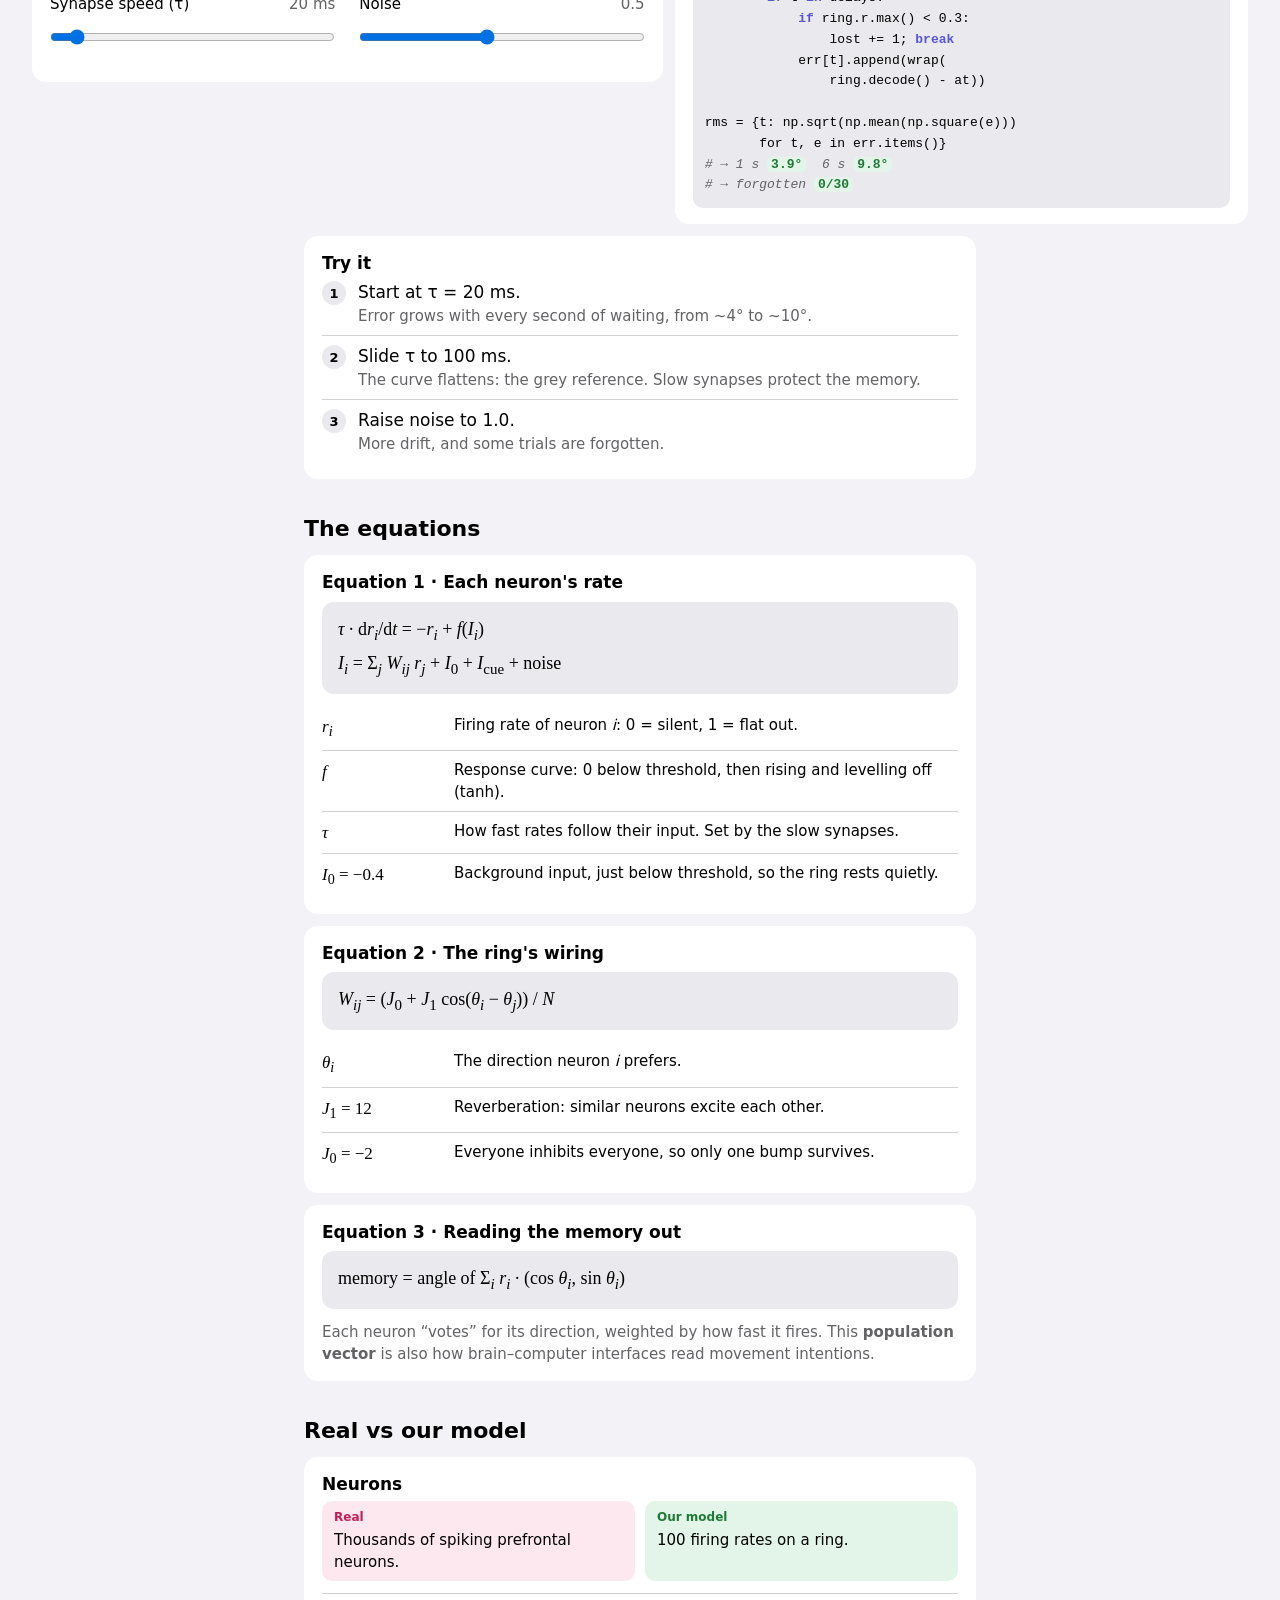
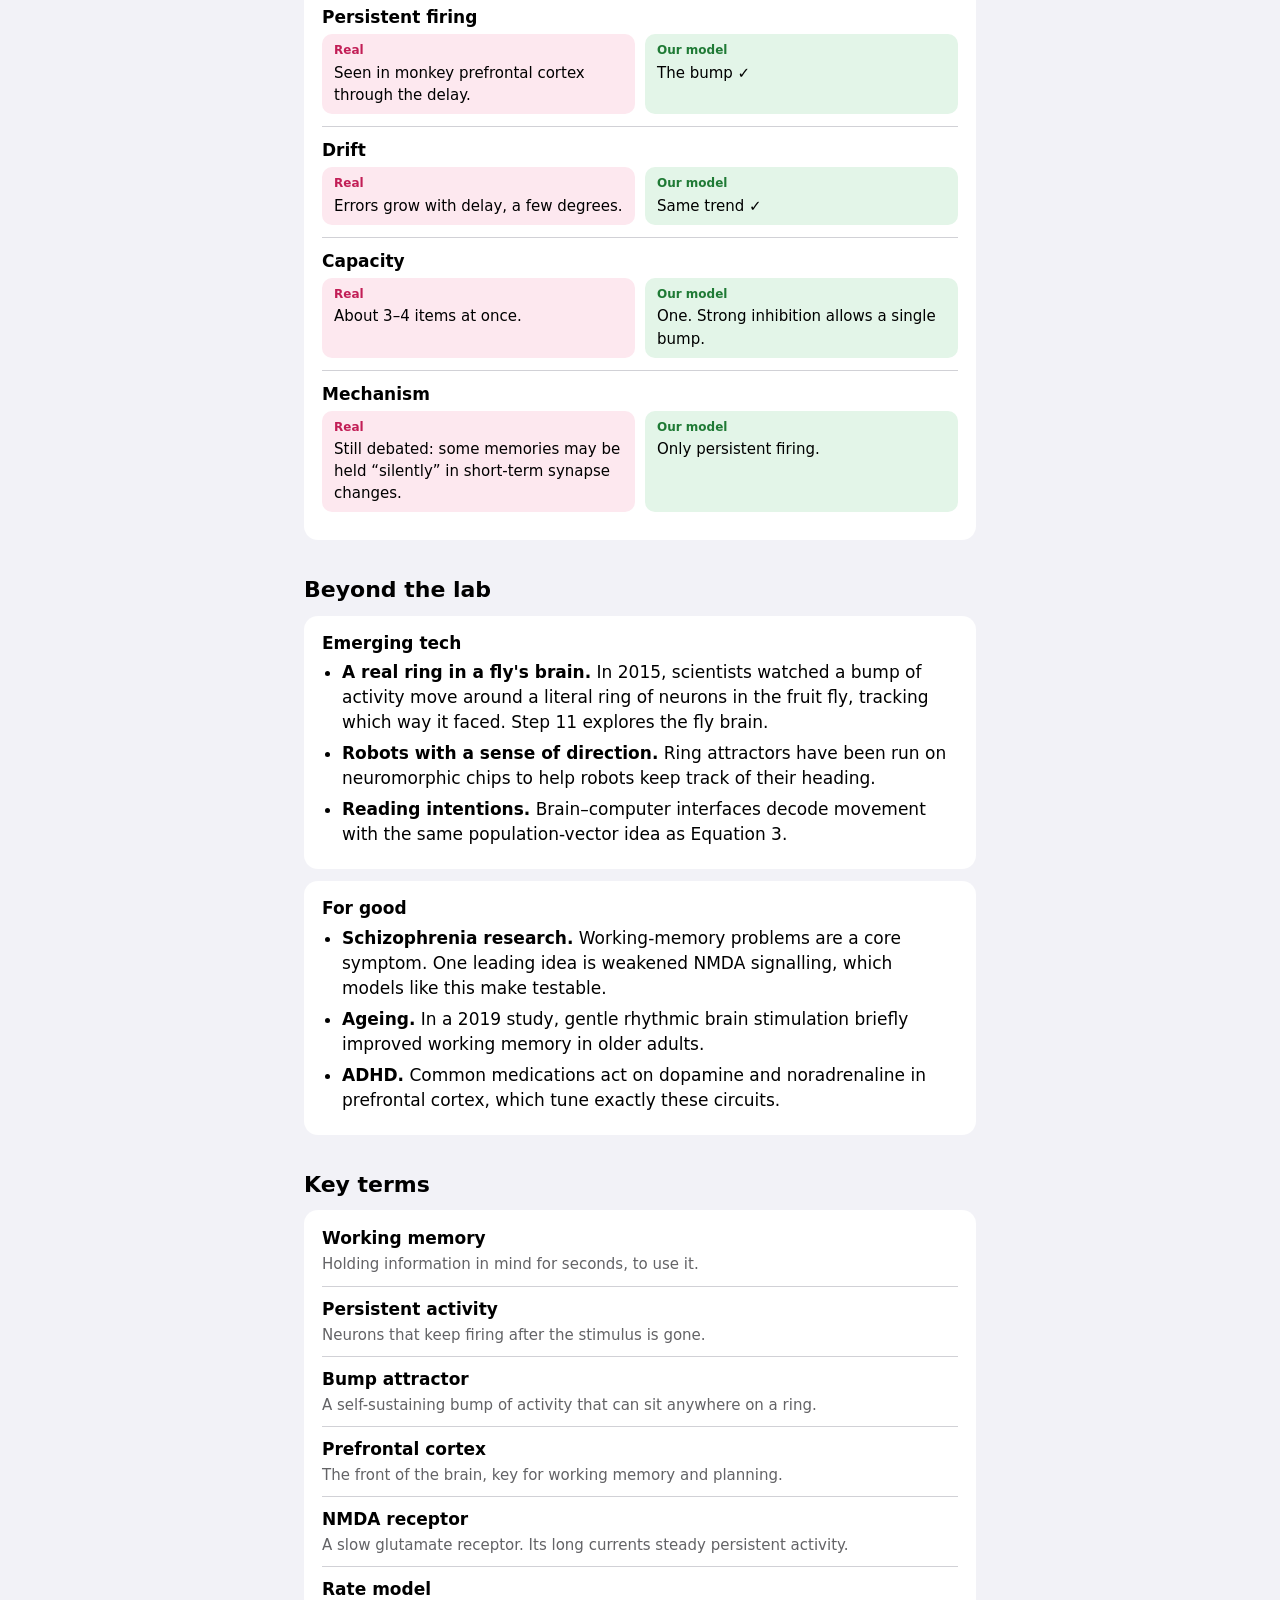
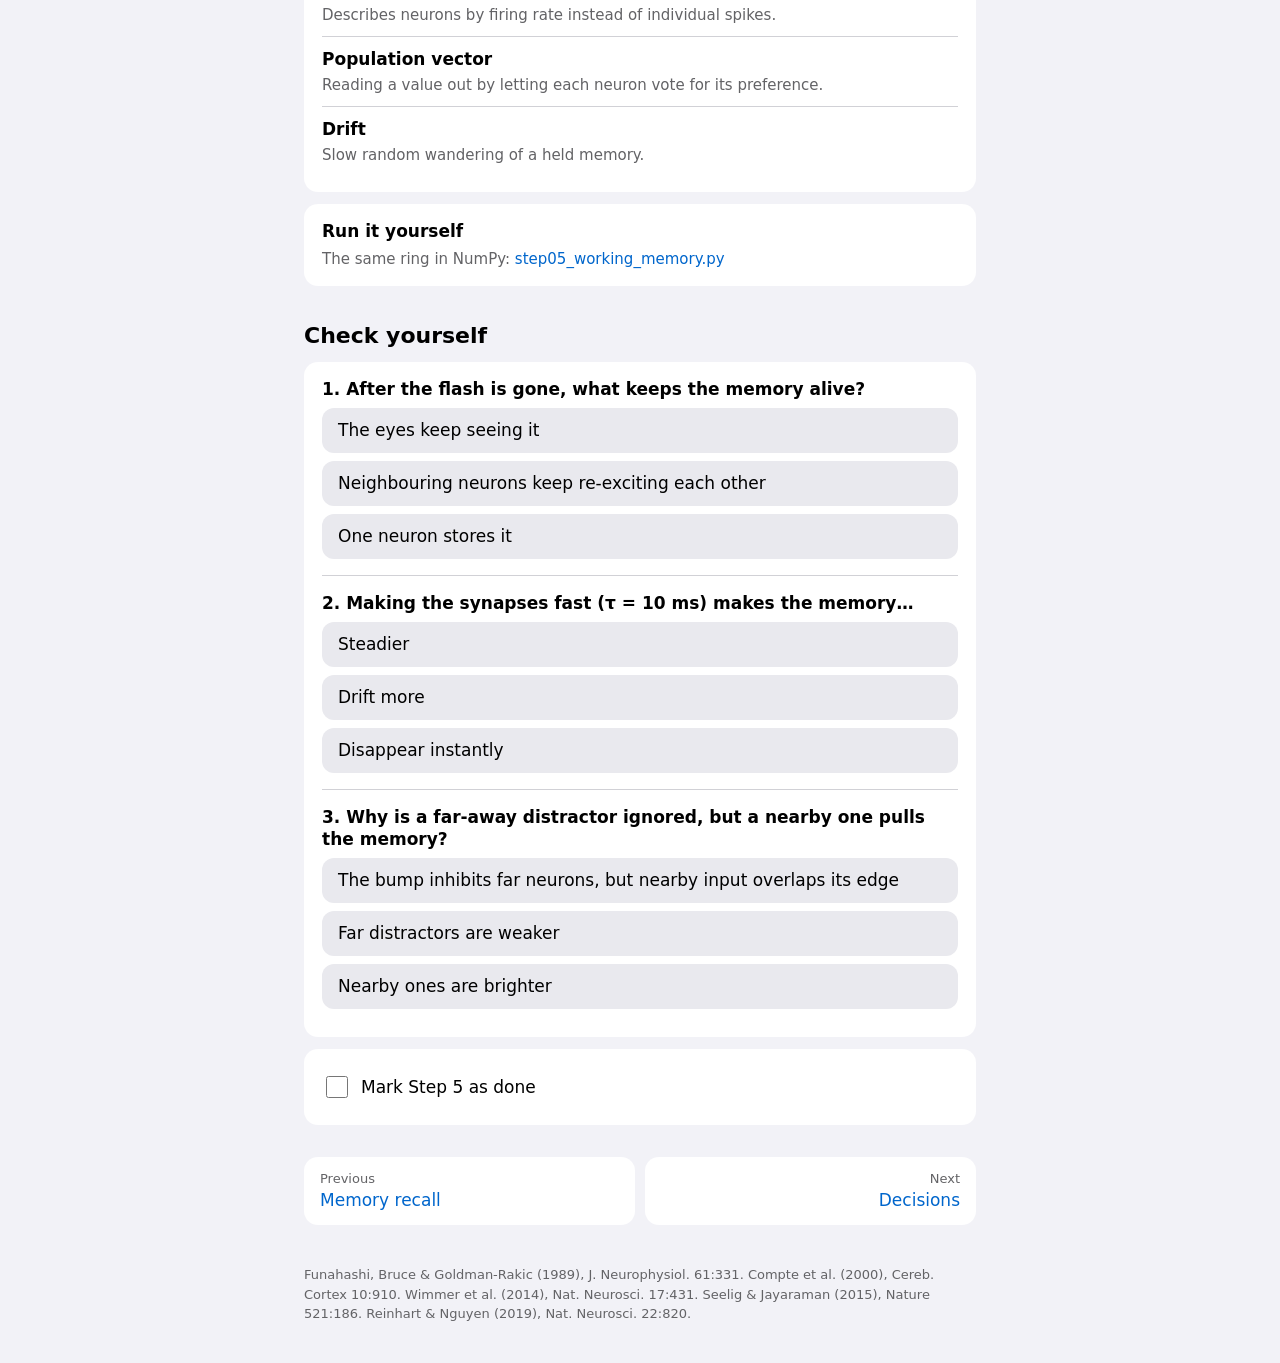
<file: steps/05-working-memory.html>
<!doctype html>
<html lang="en">
<head>
<meta charset="utf-8">
<meta name="viewport" content="width=device-width, initial-scale=1, viewport-fit=cover">
<title>Working memory · Mini Brain</title>
<meta name="description" content="Step 5: a ring of neurons holds a location in mind after the cue is gone. Persistent activity, drift, distractors and slow NMDA synapses.">
<meta name="theme-color" content="#f2f2f7" media="(prefers-color-scheme: light)">
<meta name="theme-color" content="#000000" media="(prefers-color-scheme: dark)">
<link rel="icon" href="data:image/svg+xml,<svg xmlns='http://www.w3.org/2000/svg' viewBox='0 0 100 100'><rect width='100' height='100' rx='22' fill='%230071e3'/><path d='M18 56h20l8-30 9 48 7-18h20' stroke='white' stroke-width='8' fill='none' stroke-linejoin='round' stroke-linecap='round'/></svg>">
<link rel="stylesheet" href="../assets/style.css?v=4">
<style>
  .ring-wrap { display: grid; grid-template-columns: minmax(0, 1fr) minmax(0, 1.2fr); gap: 14px; align-items: center; }
  canvas.ringc { width: 100%; aspect-ratio: 1; display: block; cursor: pointer; touch-action: manipulation; }
  @media (max-width: 480px) { .ring-wrap { grid-template-columns: 1fr; } }
</style>
</head>
<body>
<a class="skip" href="#main">Skip to content</a>
<header class="navbar"><div class="wrap">
  <a class="back" href="../index.html#roadmap">Roadmap</a>
  <span class="meta">Step 5 of 12</span>
</div></header>

<main class="wrap" id="main">
  <p class="eyebrow">Step 5 · Circuits</p>
  <h1>Working memory</h1>
  <p class="lede">Holding a thought after the input is gone.</p>

  <div class="card">
    <h3>You'll learn</h3>
    <ul class="goals">
      <li>How neurons keep firing with nothing to look at</li>
      <li>Why memories get fuzzier the longer you hold them</li>
      <li>Why slow synapses matter, and what distraction does</li>
      <li>The Python behind a “bump attractor”</li>
    </ul>
  </div>

  <h2>The idea</h2>
  <div class="card">
    <p class="idea">Working memory is an <b>echo that keeps itself going</b>. A flash starts a group of neurons firing, and they keep re-exciting each other after the flash is gone.</p>
    <ul>
      <li><b>Neighbours excite each other</b>, so the echo stays in one place: a “bump” of activity.</li>
      <li><b>Everyone inhibits everyone</b>, so only one bump survives, and quiet stays quiet.</li>
      <li><b>Random noise nudges the bump</b>, so the memory slowly drifts.</li>
    </ul>
  </div>

  <div class="card">
    <h3>New tool: rate models</h3>
    <p class="sub">From this step, each neuron is described by its <b>firing rate</b> (Step 1's “how often”) instead of every single spike. Rates change smoothly, so big circuits run fast. It's how most large brain models work.</p>
  </div>

  <h2>Demo 1 · Remember where it flashed</h2>
  <p class="sub">Like the classic monkey task: a spot flashes, disappears, and the brain must hold where it was.</p>
<div class="duo">
  <section class="card" aria-labelledby="d1">
    <div class="demo-head"><h3 id="d1">A ring of 100 neurons</h3><span class="speed">Real time</span></div>
    <div class="ring-wrap">
      <div>
        <canvas class="ringc" id="ring" role="img" aria-label="Ring of 100 neurons; brighter means firing faster. Tap the ring to flash a spot."></canvas>
        <p class="foot" style="margin:4px 0 0;text-align:center">Tap the ring to flash a spot</p>
      </div>
      <div>
        <p class="foot" style="margin:0 0 4px">Activity over the last 4 s (each row is a neuron)</p>
        <canvas class="plot" id="heat" role="img" aria-label="Space-time plot: neuron preferred angle against time, brighter is more active"></canvas>
        <div class="legend"><span><i style="background:var(--na)"></i>Flash / distractor</span><span><i style="background:var(--model)"></i>Memory read-out</span></div>
      </div>
    </div>
    <div class="stats">
      <span class="stat">Flashed at<b id="w-cue">–</b></span>
      <span class="stat">Remembered<b id="w-mem">–</b></span>
      <span class="stat">Error<b id="w-err">–</b></span>
      <span class="stat">Held for<b id="w-held">–</b></span>
    </div>
    <div class="controls">
      <div class="ctrl"><label for="w-j1">Reverberation <output for="w-j1"></output></label><input type="range" id="w-j1" min="8" max="16" step="0.5" value="12"><p class="hint">How strongly neighbours excite each other</p></div>
      <div class="ctrl"><label for="w-tau">Synapse speed (τ) <output for="w-tau"></output></label><input type="range" id="w-tau" min="10" max="150" step="10" value="100"><p class="hint">Slow (NMDA-like) or fast</p></div>
      <div class="ctrl"><label for="w-noise">Noise <output for="w-noise"></output></label><input type="range" id="w-noise" min="0" max="1.2" step="0.1" value="0.5"><p class="hint">Random jostling</p></div>
    </div>
    <div class="btns">
      <button class="primary" id="w-flash">Flash Random Spot</button>
      <button id="w-near">Distract Nearby</button>
      <button id="w-far">Distract Far</button>
      <button id="w-clear">Clear</button>
      <button id="w-pause">Pause</button>
    </div>
  </section>
  <aside class="card live-code" aria-labelledby="c1">
    <div class="demo-head"><h3 id="c1">The code</h3><span class="speed">Python · live</span></div>
    <p class="key"><span class="lv in">input</span> you control · <span class="lv out">output</span> computed now</p>
    <pre class="code" id="code1" aria-live="off"></pre>
  </aside>
</div>

  <div class="card">
    <h3>Try it</h3>
    <ol class="tasks">
      <li><span>Tap the ring.<span class="see">A bump appears and stays after the flash ends. That's persistent activity: the memory.</span></span></li>
      <li><span>Lower reverberation to 10.<span class="see">The bump fades. Too little self-excitation, and the memory is forgotten.</span></span></li>
      <li><span>Set synapse speed to 10 ms.<span class="see">The bump wanders much more. Slow synapses keep memories steady.</span></span></li>
      <li><span>Press <b>Distract Nearby</b>, then <b>Distract Far</b>.<span class="see">Nearby pulls the memory over. Far away is ignored.</span></span></li>
      <li><span>Raise noise to 1.2 and wait.<span class="see">Bumps can appear from nothing: noise creates a false memory.</span></span></li>
    </ol>
  </div>

  <h2>How real working memory works</h2>
  <div class="card">
    <h3>1. Neurons that keep firing</h3>
    <p>In 1989, recordings from monkeys doing this exact task found <b>prefrontal cortex</b> neurons that fired through the whole delay, each one for its own location. When they stopped early, the monkey made a mistake.</p>
  </div>
  <div class="card">
    <h3>2. Why slow synapses matter</h3>
    <ul>
      <li>Prefrontal circuits rely on <b>NMDA receptors</b>, whose currents last ~100 ms, far longer than the ~3 ms of Step 3's AMPA.</li>
      <li>Slow currents smooth out noise, so the echo stays put.</li>
      <li><b>Ketamine</b>, which blocks NMDA receptors, impairs working memory in people. The fast-synapse setting is a toy version of that.</li>
    </ul>
  </div>
  <div class="card">
    <h3>3. Memories drift</h3>
    <p class="sub">Ask people to remember a location, and their error grows with the delay. In 2014, researchers matched these errors to the random drift of bumps in monkey prefrontal cortex, the same drift as Demo 2.</p>
  </div>

  <h2>Demo 2 · Fuzzier with time</h2>
  <p class="sub">Run 30 trials. Each flashes a spot, waits up to 6 s, then reads out where the network thinks it was.</p>
<div class="duo">
  <section class="card" aria-labelledby="d2">
    <div class="demo-head"><h3 id="d2">Memory error vs delay</h3><span class="speed">Computed</span></div>
    <canvas class="plot" id="drift" role="img" aria-label="Average memory error in degrees against delay in seconds"></canvas>
    <div class="legend"><span><i style="background:var(--accent)"></i>Your settings</span><span><i style="background:var(--label-2)"></i>Slow synapses (τ = 100 ms), noise 0.5</span></div>
    <div class="stats">
      <span class="stat">Error at 1 s<b id="e1">–</b></span>
      <span class="stat">Error at 6 s<b id="e6">–</b></span>
      <span class="stat">Forgotten<b id="lost">–</b></span>
    </div>
    <div class="controls">
      <div class="ctrl"><label for="d-tau">Synapse speed (τ) <output for="d-tau"></output></label><input type="range" id="d-tau" min="10" max="150" step="10" value="20"></div>
      <div class="ctrl"><label for="d-noise">Noise <output for="d-noise"></output></label><input type="range" id="d-noise" min="0.1" max="1" step="0.1" value="0.5"></div>
    </div>
  </section>
  <aside class="card live-code" aria-labelledby="c2">
    <div class="demo-head"><h3 id="c2">The code</h3><span class="speed">Python · live</span></div>
    <p class="key"><span class="lv in">input</span> you control · <span class="lv out">output</span> computed now</p>
    <pre class="code" id="code2" aria-live="off"></pre>
  </aside>
</div>

  <div class="card">
    <h3>Try it</h3>
    <ol class="tasks">
      <li><span>Start at τ = 20 ms.<span class="see">Error grows with every second of waiting, from ~4° to ~10°.</span></span></li>
      <li><span>Slide τ to 100 ms.<span class="see">The curve flattens: the grey reference. Slow synapses protect the memory.</span></span></li>
      <li><span>Raise noise to 1.0.<span class="see">More drift, and some trials are forgotten.</span></span></li>
    </ol>
  </div>

  <h2>The equations</h2>
  <div class="card">
    <h3>Equation 1 · Each neuron's rate</h3>
    <div class="eq" role="math" aria-label="tau d r i by d t equals minus r i plus f of I i">
      <span class="ln"><i>τ</i> · d<i>r<sub>i</sub></i>/d<i>t</i> = −<i>r<sub>i</sub></i> + <i>f</i>(<i>I<sub>i</sub></i>)</span>
      <span class="ln"><i>I<sub>i</sub></i> = Σ<sub><i>j</i></sub> <i>W<sub>ij</sub></i> <i>r<sub>j</sub></i> + <i>I</i><sub>0</sub> + <i>I</i><sub>cue</sub> + noise</span>
    </div>
    <div class="terms-grid">
      <div><span class="sym"><i>r<sub>i</sub></i></span><span>Firing rate of neuron <i>i</i>: 0 = silent, 1 = flat out.</span></div>
      <div><span class="sym"><i>f</i></span><span>Response curve: 0 below threshold, then rising and levelling off (tanh).</span></div>
      <div><span class="sym"><i>τ</i></span><span>How fast rates follow their input. Set by the slow synapses.</span></div>
      <div><span class="sym"><i>I</i><sub>0</sub> = −0.4</span><span>Background input, just below threshold, so the ring rests quietly.</span></div>
    </div>
  </div>
  <div class="card">
    <h3>Equation 2 · The ring's wiring</h3>
    <div class="eq" role="math" aria-label="W i j equals J 0 plus J 1 cos of theta i minus theta j, all over N">
      <span class="ln"><i>W<sub>ij</sub></i> = (<i>J</i><sub>0</sub> + <i>J</i><sub>1</sub> cos(<i>θ<sub>i</sub></i> − <i>θ<sub>j</sub></i>)) / <i>N</i></span>
    </div>
    <div class="terms-grid">
      <div><span class="sym"><i>θ<sub>i</sub></i></span><span>The direction neuron <i>i</i> prefers.</span></div>
      <div><span class="sym"><i>J</i><sub>1</sub> = 12</span><span>Reverberation: similar neurons excite each other.</span></div>
      <div><span class="sym"><i>J</i><sub>0</sub> = −2</span><span>Everyone inhibits everyone, so only one bump survives.</span></div>
    </div>
  </div>
  <div class="card">
    <h3>Equation 3 · Reading the memory out</h3>
    <div class="eq" role="math" aria-label="remembered angle equals the angle of the sum of r i times the unit vector at theta i">
      <span class="ln">memory = angle of Σ<sub><i>i</i></sub> <i>r<sub>i</sub></i> · (cos <i>θ<sub>i</sub></i>, sin <i>θ<sub>i</sub></i>)</span>
    </div>
    <p class="sub">Each neuron “votes” for its direction, weighted by how fast it fires. This <b>population vector</b> is also how brain–computer interfaces read movement intentions.</p>
  </div>

  <h2>Real vs our model</h2>
  <div class="card vs">
    <div class="item"><h3>Neurons</h3><div class="pair"><div class="r"><span>Real</span>Thousands of spiking prefrontal neurons.</div><div class="m"><span>Our model</span>100 firing rates on a ring.</div></div></div>
    <div class="item"><h3>Persistent firing</h3><div class="pair"><div class="r"><span>Real</span>Seen in monkey prefrontal cortex through the delay.</div><div class="m"><span>Our model</span>The bump ✓</div></div></div>
    <div class="item"><h3>Drift</h3><div class="pair"><div class="r"><span>Real</span>Errors grow with delay, a few degrees.</div><div class="m"><span>Our model</span>Same trend ✓</div></div></div>
    <div class="item"><h3>Capacity</h3><div class="pair"><div class="r"><span>Real</span>About 3–4 items at once.</div><div class="m"><span>Our model</span>One. Strong inhibition allows a single bump.</div></div></div>
    <div class="item"><h3>Mechanism</h3><div class="pair"><div class="r"><span>Real</span>Still debated: some memories may be held “silently” in short-term synapse changes.</div><div class="m"><span>Our model</span>Only persistent firing.</div></div></div>
  </div>

  <h2>Beyond the lab</h2>
  <div class="card">
    <h3>Emerging tech</h3>
    <ul>
      <li><b>A real ring in a fly's brain.</b> In 2015, scientists watched a bump of activity move around a literal ring of neurons in the fruit fly, tracking which way it faced. Step 11 explores the fly brain.</li>
      <li><b>Robots with a sense of direction.</b> Ring attractors have been run on neuromorphic chips to help robots keep track of their heading.</li>
      <li><b>Reading intentions.</b> Brain–computer interfaces decode movement with the same population-vector idea as Equation 3.</li>
    </ul>
  </div>
  <div class="card">
    <h3>For good</h3>
    <ul>
      <li><b>Schizophrenia research.</b> Working-memory problems are a core symptom. One leading idea is weakened NMDA signalling, which models like this make testable.</li>
      <li><b>Ageing.</b> In a 2019 study, gentle rhythmic brain stimulation briefly improved working memory in older adults.</li>
      <li><b>ADHD.</b> Common medications act on dopamine and noradrenaline in prefrontal cortex, which tune exactly these circuits.</li>
    </ul>
  </div>

  <h2>Key terms</h2>
  <div class="card">
    <dl class="terms">
      <div><dt>Working memory</dt><dd>Holding information in mind for seconds, to use it.</dd></div>
      <div><dt>Persistent activity</dt><dd>Neurons that keep firing after the stimulus is gone.</dd></div>
      <div><dt>Bump attractor</dt><dd>A self-sustaining bump of activity that can sit anywhere on a ring.</dd></div>
      <div><dt>Prefrontal cortex</dt><dd>The front of the brain, key for working memory and planning.</dd></div>
      <div><dt>NMDA receptor</dt><dd>A slow glutamate receptor. Its long currents steady persistent activity.</dd></div>
      <div><dt>Rate model</dt><dd>Describes neurons by firing rate instead of individual spikes.</dd></div>
      <div><dt>Population vector</dt><dd>Reading a value out by letting each neuron vote for its preference.</dd></div>
      <div><dt>Drift</dt><dd>Slow random wandering of a held memory.</dd></div>
    </dl>
  </div>

  <div class="card">
    <h3>Run it yourself</h3>
    <p class="sub">The same ring in NumPy: <a href="https://github.com/cweekiat/mini-brain/blob/main/python/step05_working_memory.py">step05_working_memory.py</a></p>
  </div>

  <h2>Check yourself</h2>
  <div class="card" id="quiz"></div>

  <div class="card">
    <label class="toggle" style="font-size:1.0625rem"><input type="checkbox" id="done"> Mark Step 5 as done</label>
  </div>

  <nav class="pager" aria-label="Steps">
    <a href="04-memory.html"><small>Previous</small>Memory recall</a>
    <a class="next" href="06-decisions.html"><small>Next</small>Decisions</a>
  </nav>
</main>

<footer><div class="wrap foot">Funahashi, Bruce &amp; Goldman-Rakic (1989), J. Neurophysiol. 61:331. Compte et al. (2000), Cereb. Cortex 10:910. Wimmer et al. (2014), Nat. Neurosci. 17:431. Seelig &amp; Jayaraman (2015), Nature 521:186. Reinhart &amp; Nguyen (2019), Nat. Neurosci. 22:820.</div></footer>

<script type="module">
import { N, THETA, Ring, wrap, deg } from "../assets/sim/ring.js";
import { xyPlot, slider, fitCanvas, css } from "../assets/plot.js";
import { C, K, IN, OUT, num, paint } from "../assets/livecode.js";
import { isDone, setDone } from "../assets/steps.js";

const $ = (id) => document.getElementById(id);
const reduceMotion = matchMedia("(prefers-reduced-motion: reduce)").matches;
const DT = 1; // ms
const degTxt = (a) => Math.round((deg(a) + 360) % 360) + "°";
function rgb(hex) { const h = hex.replace("#", ""); return [0, 2, 4].map((k) => parseInt(h.slice(k, k + 2), 16)); }

// ── Demo 1 ───────────────────────────────────────────────────────────
const ring = new Ring(1);
const d1 = { paused: reduceMotion, cueAt: null, cueOffAt: null, pulse: null, hist: [], lastExt: "none" };
const HIST = 200, SAMPLE = 20; // 200 columns × 20 ms = 4 s
const pauseBtn = $("w-pause");
const label = () => (pauseBtn.textContent = d1.paused ? "Play" : "Pause"); label();
pauseBtn.onclick = () => { d1.paused = !d1.paused; label(); };
slider("w-j1", (v) => v.toFixed(1), (v) => (ring.J1 = v));
slider("w-tau", (v) => v + " ms", (v) => (ring.tau = v));
slider("w-noise", (v) => v.toFixed(1), (v) => (ring.noise = v));

// A pulse of outside input: kind = "cue" | "distract" | "clear"
function pulse(kind, at, strength, ms) { d1.pulse = { kind, at, strength, end: ring.t + ms }; if (d1.paused) pauseBtn.click(); }
function flash(at) { d1.cueAt = at; d1.cueOffAt = ring.t + 250; pulse("cue", at, 2, 250); }
$("ring").addEventListener("click", (e) => {
  const r = $("ring").getBoundingClientRect(), x = e.clientX - r.left - r.width / 2, y = e.clientY - r.top - r.height / 2;
  flash(Math.atan2(y, x));
});
$("w-flash").onclick = () => flash(Math.random() * 2 * Math.PI - Math.PI);
$("w-near").onclick = () => { const m = ring.decode(); pulse("distract", m.angle + Math.PI / 4, 1, 250); };
$("w-far").onclick = () => { const m = ring.decode(); pulse("distract", m.angle + Math.PI, 2, 250); };
$("w-clear").onclick = () => { pulse("clear", 0, 1.5, 200); d1.cueAt = null; };

function frame1() {
  for (let s = 0; s < 16; s++) { // 16 ms of brain time per frame ≈ real time
    const p = d1.pulse;
    if (p && ring.t < p.end) {
      if (p.kind === "clear") ring.inhibit(p.strength); else ring.cue(p.at, p.strength);
      d1.lastExt = p;
    } else if (p) { ring.release(); d1.pulse = null; d1.lastExt = "none"; }
    ring.step(DT);
    if (Math.round(ring.t) % SAMPLE === 0) {
      d1.hist.push({ r: Float32Array.from(ring.r), cue: d1.pulse && d1.pulse.kind !== "clear" ? d1.pulse.at : null, mem: bumpOn() ? ring.decode().angle : null });
      if (d1.hist.length > HIST) d1.hist.shift();
    }
  }
}
const bumpOn = () => Math.max(...ring.r) > 0.3;
function draw1() {
  // Ring
  const cv = $("ring"), size = cv.clientWidth || 240, { ctx } = fitCanvas(cv, size);
  const cx = size / 2, cy = size / 2, R = size * 0.38, acc = rgb(css("--accent")), base = css("--fill");
  ctx.clearRect(0, 0, size, size);
  ctx.strokeStyle = base; ctx.lineWidth = 2; ctx.beginPath(); ctx.arc(cx, cy, R, 0, 7); ctx.stroke();
  for (let i = 0; i < N; i++) {
    const a = THETA[i], r = ring.r[i];
    ctx.fillStyle = r > 0.02 ? `rgba(${acc},${0.15 + 0.85 * r})` : base;
    ctx.beginPath(); ctx.arc(cx + R * Math.cos(a), cy + R * Math.sin(a), 3 + 5 * r, 0, 7); ctx.fill();
  }
  if (d1.cueAt !== null) { // where it flashed: hollow marker
    ctx.strokeStyle = css("--na"); ctx.lineWidth = 2;
    ctx.beginPath(); ctx.arc(cx + (R + 16) * Math.cos(d1.cueAt), cy + (R + 16) * Math.sin(d1.cueAt), 6, 0, 7); ctx.stroke();
    if (d1.pulse && d1.pulse.kind === "cue") { ctx.fillStyle = css("--na"); ctx.fill(); }
  }
  if (bumpOn()) { // memory read-out arrow
    const m = ring.decode().angle; ctx.strokeStyle = css("--model"); ctx.lineWidth = 3;
    ctx.beginPath(); ctx.moveTo(cx, cy); ctx.lineTo(cx + (R - 14) * Math.cos(m), cy + (R - 14) * Math.sin(m)); ctx.stroke();
  }
  // Heat map (angle × time) drawn through an off-screen image
  const hv = $("heat"), { ctx: h, w, h: H } = fitCanvas(hv, 180);
  const img = new ImageData(HIST, N), bg = rgb(css("--bg"));
  d1.hist.forEach((col, x) => { for (let i = 0; i < N; i++) { const v = Math.min(1, col.r[i]), k = ((N - 1 - i) * HIST + (HIST - d1.hist.length + x)) * 4;
    for (let c = 0; c < 3; c++) img.data[k + c] = bg[c] + (acc[c] - bg[c]) * v; img.data[k + 3] = 255; } });
  for (let x = 0; x < HIST - d1.hist.length; x++) for (let i = 0; i < N; i++) { const k = (i * HIST + x) * 4; for (let c = 0; c < 3; c++) img.data[k + c] = bg[c]; img.data[k + 3] = 255; }
  const off = new OffscreenCanvas(HIST, N); off.getContext("2d").putImageData(img, 0, 0);
  h.imageSmoothingEnabled = false; h.clearRect(0, 0, w, H); h.drawImage(off, 0, 0, w, H);
  const y = (a) => H * (1 - ((a + 2 * Math.PI) % (2 * Math.PI)) / (2 * Math.PI));
  h.fillStyle = css("--model");
  d1.hist.forEach((col, x) => { const px = ((HIST - d1.hist.length + x) / HIST) * w; if (col.mem !== null) h.fillRect(px, y(col.mem) - 1, 2, 2); });
  h.fillStyle = css("--na");
  d1.hist.forEach((col, x) => { const px = ((HIST - d1.hist.length + x) / HIST) * w; if (col.cue !== null) h.fillRect(px, y(col.cue) - 3, 2, 6); });
  // Stats
  $("w-cue").textContent = d1.cueAt === null ? "–" : degTxt(d1.cueAt);
  if (bumpOn()) {
    const m = ring.decode().angle; $("w-mem").textContent = degTxt(m);
    $("w-err").textContent = d1.cueAt === null ? "–" : Math.abs(deg(wrap(m - d1.cueAt))).toFixed(1) + "°";
    $("w-held").textContent = d1.cueOffAt !== null && ring.t > d1.cueOffAt ? ((ring.t - d1.cueOffAt) / 1000).toFixed(1) + " s" : "–";
  } else { $("w-mem").textContent = d1.cueAt === null ? "–" : "Forgotten"; $("w-err").textContent = "–"; $("w-held").textContent = "–"; }
}
function code1() {
  const p = d1.lastExt, ext = p === "none" ? `${IN("none")}` : p.kind === "clear" ? `${IN("−" + p.strength)} ${C("everywhere (clear)")}` : `bump(${IN(degTxt(p.at))}, ${IN(p.strength)})`;
  const m = ring.decode();
  paint("code1", [
    C("# fixed: N = 100, θ = preferred angles"),
    C("# W[i, j] = (J0 + J1·cos(θi − θj)) / N"),
    C("# J0 = −2, I0 = −0.4, dt = 1 ms"),
    C("# inputs: sliders and buttons"),
    `J1 = ${IN(ring.J1.toFixed(1))}  ${C("# reverberation")}`,
    `tau = ${IN(ring.tau)}  ${C("# ms")}`,
    `noise = ${IN(ring.noise.toFixed(1))}`,
    `ext = ${ext}`,
    C("# bump(at, s): s·exp(−d²/(2·0.5²)),"),
    C("# d = angle from `at`"),
    "",
    C("# every 1 ms:"),
    "I = W @ r + I0 + ext \\\\",
    "    + noise * randn(N) / sqrt(dt)",
    "r += dt / tau * (-r + f(I))",
    C("# f(x) = tanh(x) if x &gt; 0 else 0"),
    C("# (the browser gets W @ r from a"),
    C("#  cosine shortcut: same numbers)"),
    `${C("# → max rate")} ${OUT(Math.max(...ring.r).toFixed(2))}`,
    "",
    C("# read out: population vector"),
    "angle = np.arctan2(r @ np.sin(θ),",
    "                   r @ np.cos(θ))",
    `${C("# →")} ${OUT(bumpOn() ? degTxt(m.angle) : "no bump: forgotten")}`,
  ]);
}

// ── Demo 2 ───────────────────────────────────────────────────────────
const DELAYS = [500, 1000, 2000, 3000, 4000, 5000, 6000], TRIALS = 30;
const d2 = { tau: 20, noise: 0.5, curves: {}, cur: null };
function driftCurve(tau, noise, done) {
  const key = tau + "/" + noise; if (d2.curves[key]) return done(d2.curves[key]);
  const err = DELAYS.map(() => []); let lost = 0, k = 0;
  (function next() {
    for (let n = 0; n < 3 && k < TRIALS; n++, k++) { // 3 trials per slice keeps the page responsive
      const r = new Ring(100 + k); Object.assign(r, { tau, noise });
      const at = (k * 2.399) % (2 * Math.PI);
      r.cue(at, 2); for (let t = 0; t < 250; t++) r.step(DT); r.release();
      for (let t = 1, j = 0; t <= 6000; t++) {
        r.step(DT);
        if (t === DELAYS[j]) { if (Math.max(...r.r) < 0.3) { lost++; break; } err[j].push(deg(wrap(r.decode().angle - at))); j++; }
      }
    }
    if (k < TRIALS) return setTimeout(next, 0);
    const rms = err.map((e) => (e.length ? Math.sqrt(e.reduce((a, x) => a + x * x, 0) / e.length) : null));
    d2.curves[key] = { rms, lost }; done(d2.curves[key]);
  })();
}
function draw2() {
  const ref = d2.curves["100/0.5"], cur = d2.cur;
  const series = [];
  const pts = (c) => DELAYS.map((d, j) => [d / 1000, c.rms[j]]).filter((p) => p[1] !== null);
  if (ref) series.push({ points: pts(ref), color: "--label-2" });
  if (cur) series.push({ points: pts(cur), color: "--accent" });
  const top = Math.max(5, ...series.flatMap((s) => s.points.map((p) => p[1])));
  xyPlot($("drift"), { height: 190, xMax: 6, yMax: Math.ceil(top / 5) * 5, xLabel: "delay (s)", yLabel: "error (°)", series });
  if (cur) {
    $("e1").textContent = cur.rms[1] === null ? "–" : cur.rms[1].toFixed(1) + "°";
    $("e6").textContent = cur.rms[6] === null ? "–" : cur.rms[6].toFixed(1) + "°";
    $("lost").textContent = cur.lost + " of " + TRIALS;
  }
  code2();
}
function update2() { $("e1").textContent = $("e6").textContent = $("lost").textContent = "…"; driftCurve(d2.tau, d2.noise, (c) => { d2.cur = c; draw2(); }); }
let t2 = null;
slider("d-tau", (v) => v + " ms", (v) => { d2.tau = v; clearTimeout(t2); t2 = setTimeout(update2, 150); });
slider("d-noise", (v) => v.toFixed(1), (v) => { d2.noise = v; clearTimeout(t2); t2 = setTimeout(update2, 150); });
function code2() {
  const c = d2.cur;
  paint("code2", [
    C("# inputs: the sliders"),
    `tau = ${IN(d2.tau)}  ${C("# ms")}`,
    `noise = ${IN(d2.noise.toFixed(1))}`,
    "delays = [500, 1000, 2000, … 6000]",
    "",
    `${K("for")} k ${K("in")} range(30):`,
    "    at = (k * 2.399) % (2 * np.pi)",
    "    ring = Ring(tau, noise)",
    `    ${C("# flash for 250 ms, then wait")}`,
    "    ring.run(250, ext=bump(at, 2))",
    `    ${K("for")} t ${K("in")} range(1, 6001):`,
    "        ring.step(dt=1)",
    `        ${K("if")} t ${K("in")} delays:`,
    `            ${K("if")} ring.r.max() &lt; 0.3:`,
    `                lost += 1; ${K("break")}`,
    "            err[t].append(wrap(",
    "                ring.decode() - at))",
    "",
    "rms = {t: np.sqrt(np.mean(np.square(e)))",
    "       for t, e in err.items()}",
    `${C("# → 1 s")} ${OUT(c && c.rms[1] !== null ? c.rms[1].toFixed(1) + "°" : "…")}  ${C("6 s")} ${OUT(c && c.rms[6] !== null ? c.rms[6].toFixed(1) + "°" : "…")}`,
    `${C("# → forgotten")} ${OUT(c ? c.lost + "/30" : "…")}`,
  ]);
}

// ── Start ────────────────────────────────────────────────────────────
for (let t = 0; t < 300; t++) ring.step(DT); // settle at rest
(function loop() {
  if (!d1.paused) frame1();
  draw1(); code1();
  requestAnimationFrame(loop);
})();
driftCurve(100, 0.5, () => update2());
addEventListener("resize", draw2);
matchMedia("(prefers-color-scheme: dark)").addEventListener("change", draw2);

// ── Quiz ─────────────────────────────────────────────────────────────
const QUIZ = [
  { q: "After the flash is gone, what keeps the memory alive?", o: ["The eyes keep seeing it", "Neighbouring neurons keep re-exciting each other", "One neuron stores it"], a: 1,
    why: "Reverberation: the bump sustains itself through its own connections." },
  { q: "Making the synapses fast (τ = 10 ms) makes the memory…", o: ["Steadier", "Drift more", "Disappear instantly"], a: 1,
    why: "Slow synapses average out noise. Fast ones let noise push the bump around." },
  { q: "Why is a far-away distractor ignored, but a nearby one pulls the memory?", o: ["The bump inhibits far neurons, but nearby input overlaps its edge", "Far distractors are weaker", "Nearby ones are brighter"], a: 0,
    why: "Broad inhibition silences the rest of the ring, while nearby input adds to one side of the bump and shifts it." },
];
$("quiz").innerHTML = QUIZ.map((x, i) => `
  <div class="q" role="group" aria-labelledby="q${i}"><h3 id="q${i}">${i + 1}. ${x.q}</h3>
  <div class="opts">${x.o.map((o, j) => `<button data-q="${i}" data-o="${j}">${o}</button>`).join("")}</div>
  <p class="why" id="why-${i}" aria-live="polite"></p></div>`).join("");
$("quiz").addEventListener("click", (e) => {
  const b = e.target.closest("button[data-q]"); if (!b) return;
  const x = QUIZ[+b.dataset.q], right = +b.dataset.o === x.a;
  b.parentElement.querySelectorAll("button").forEach((o) => o.classList.remove("right", "wrong"));
  b.classList.add(right ? "right" : "wrong");
  $("why-" + b.dataset.q).textContent = (right ? "✓ Correct. " : "✕ Not quite. ") + x.why;
});
const done = $("done");
done.checked = isDone(5);
done.onchange = () => setDone(5, done.checked);
</script>
</body>
</html>
</file>
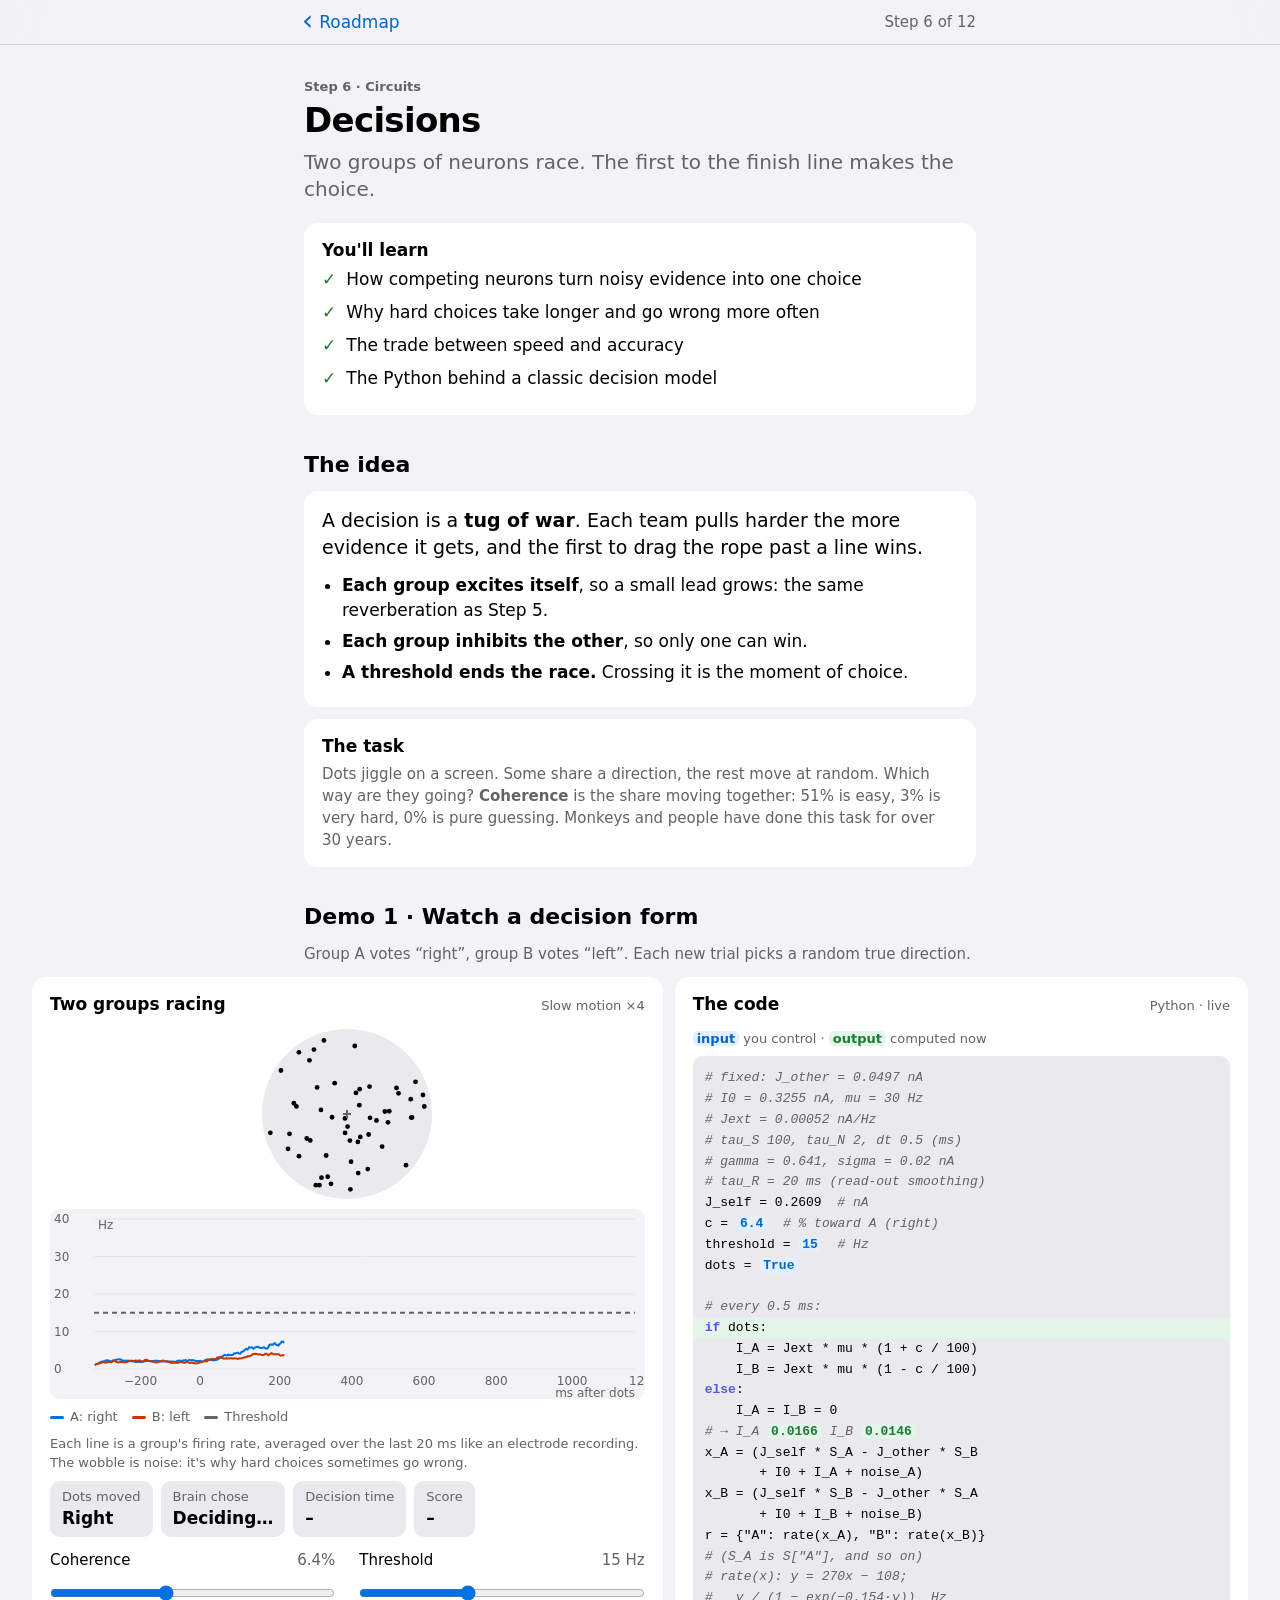
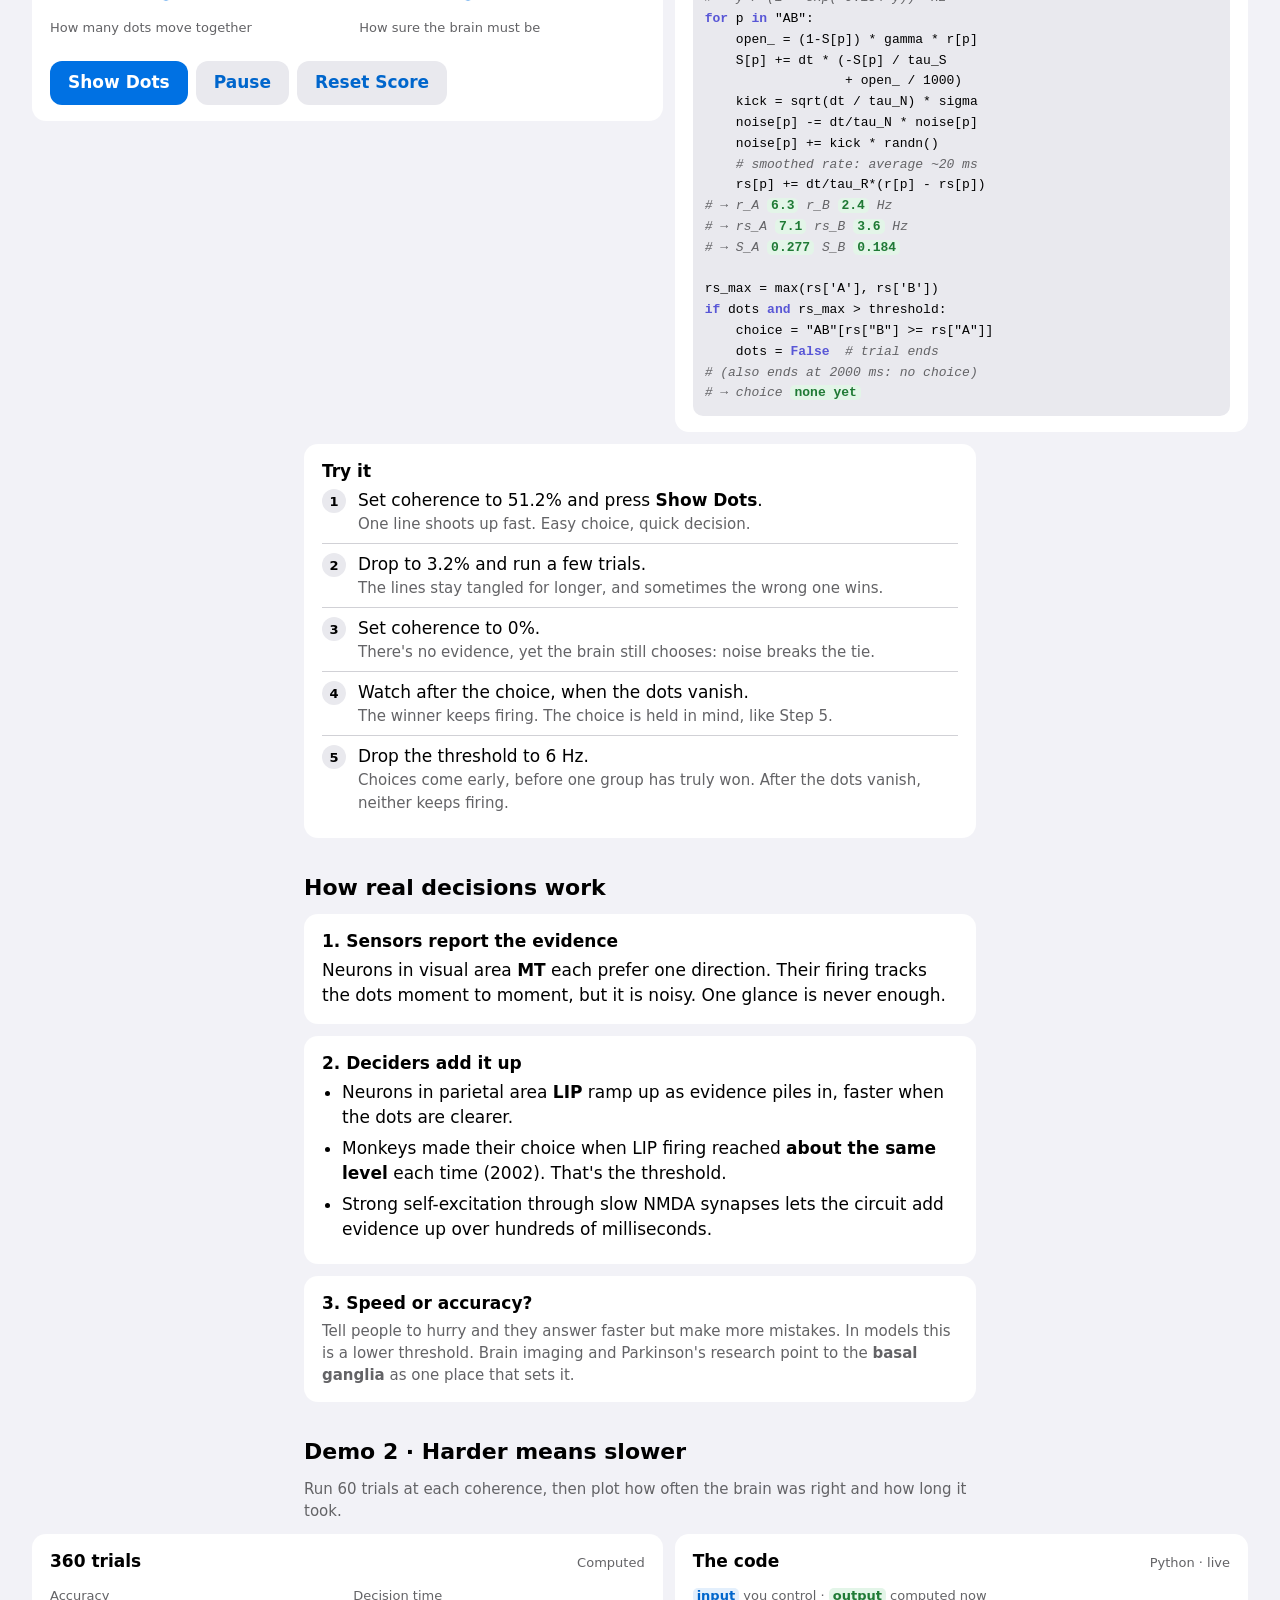
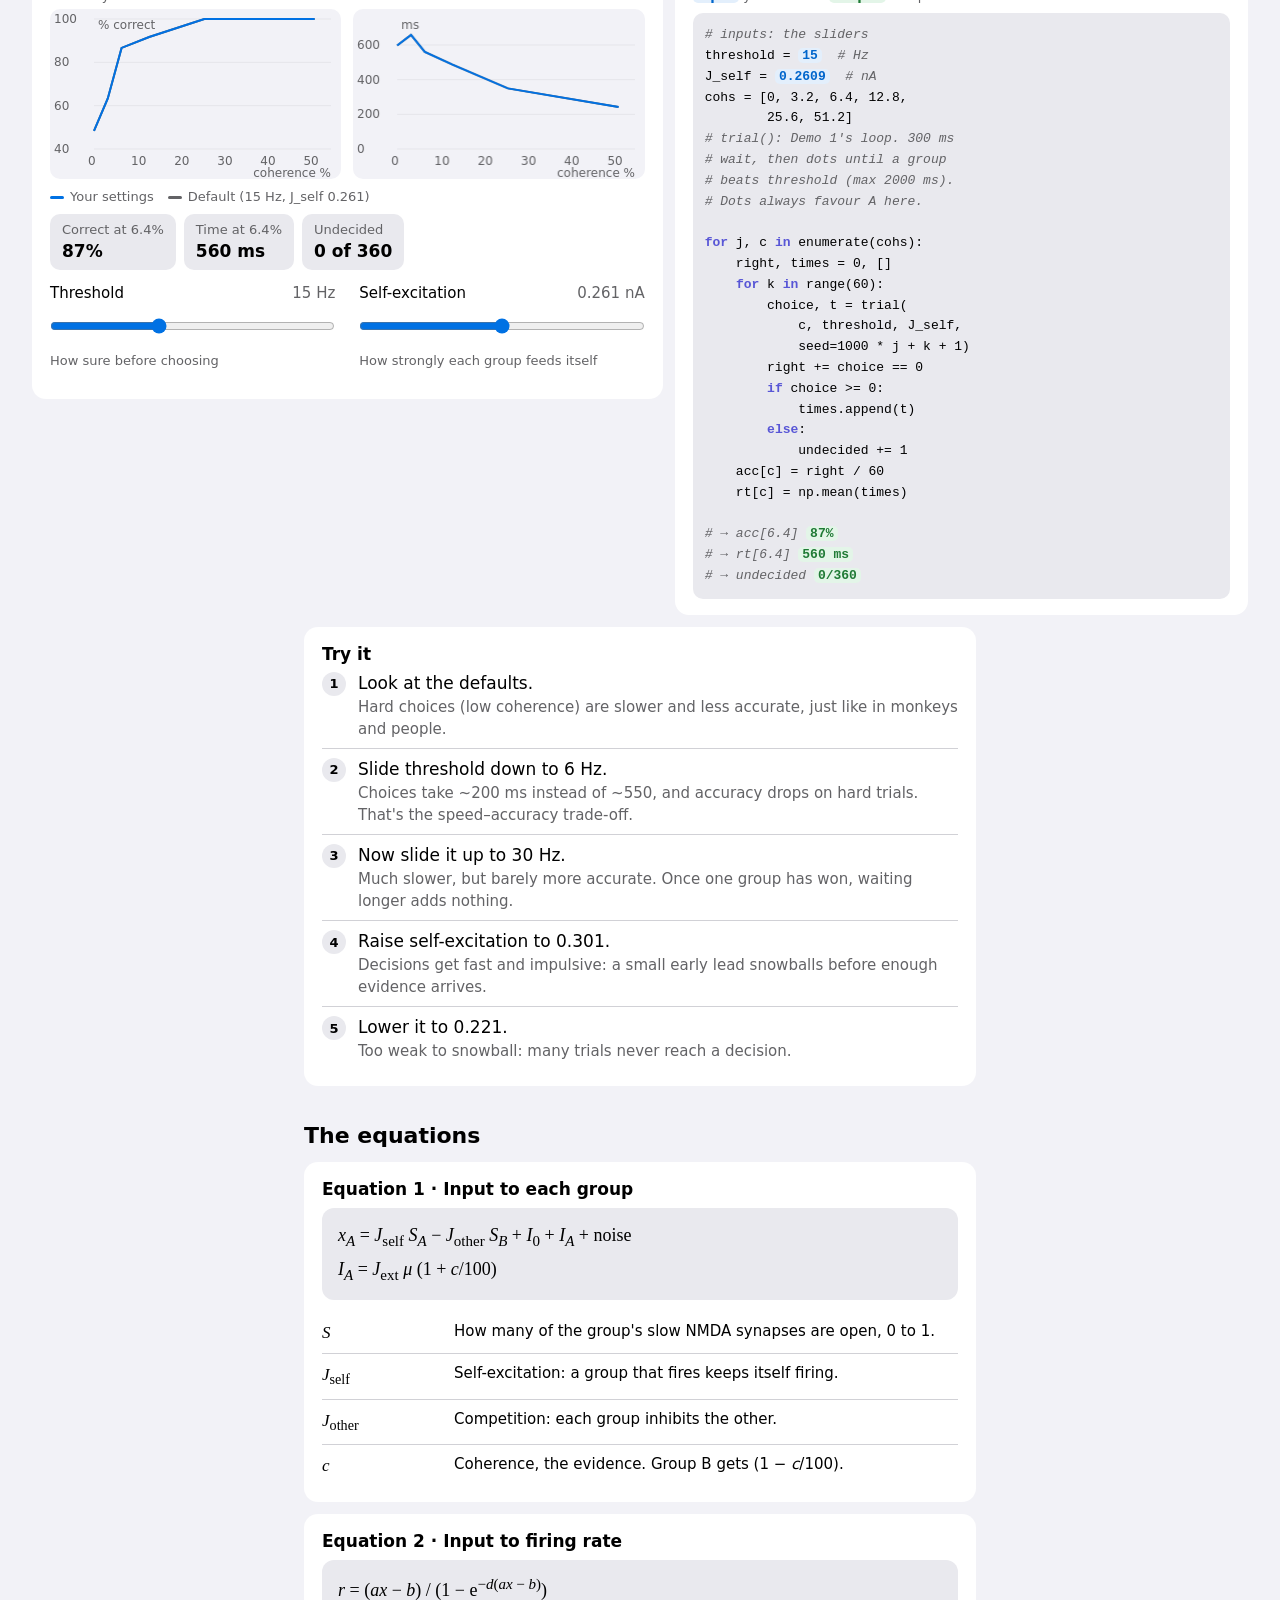
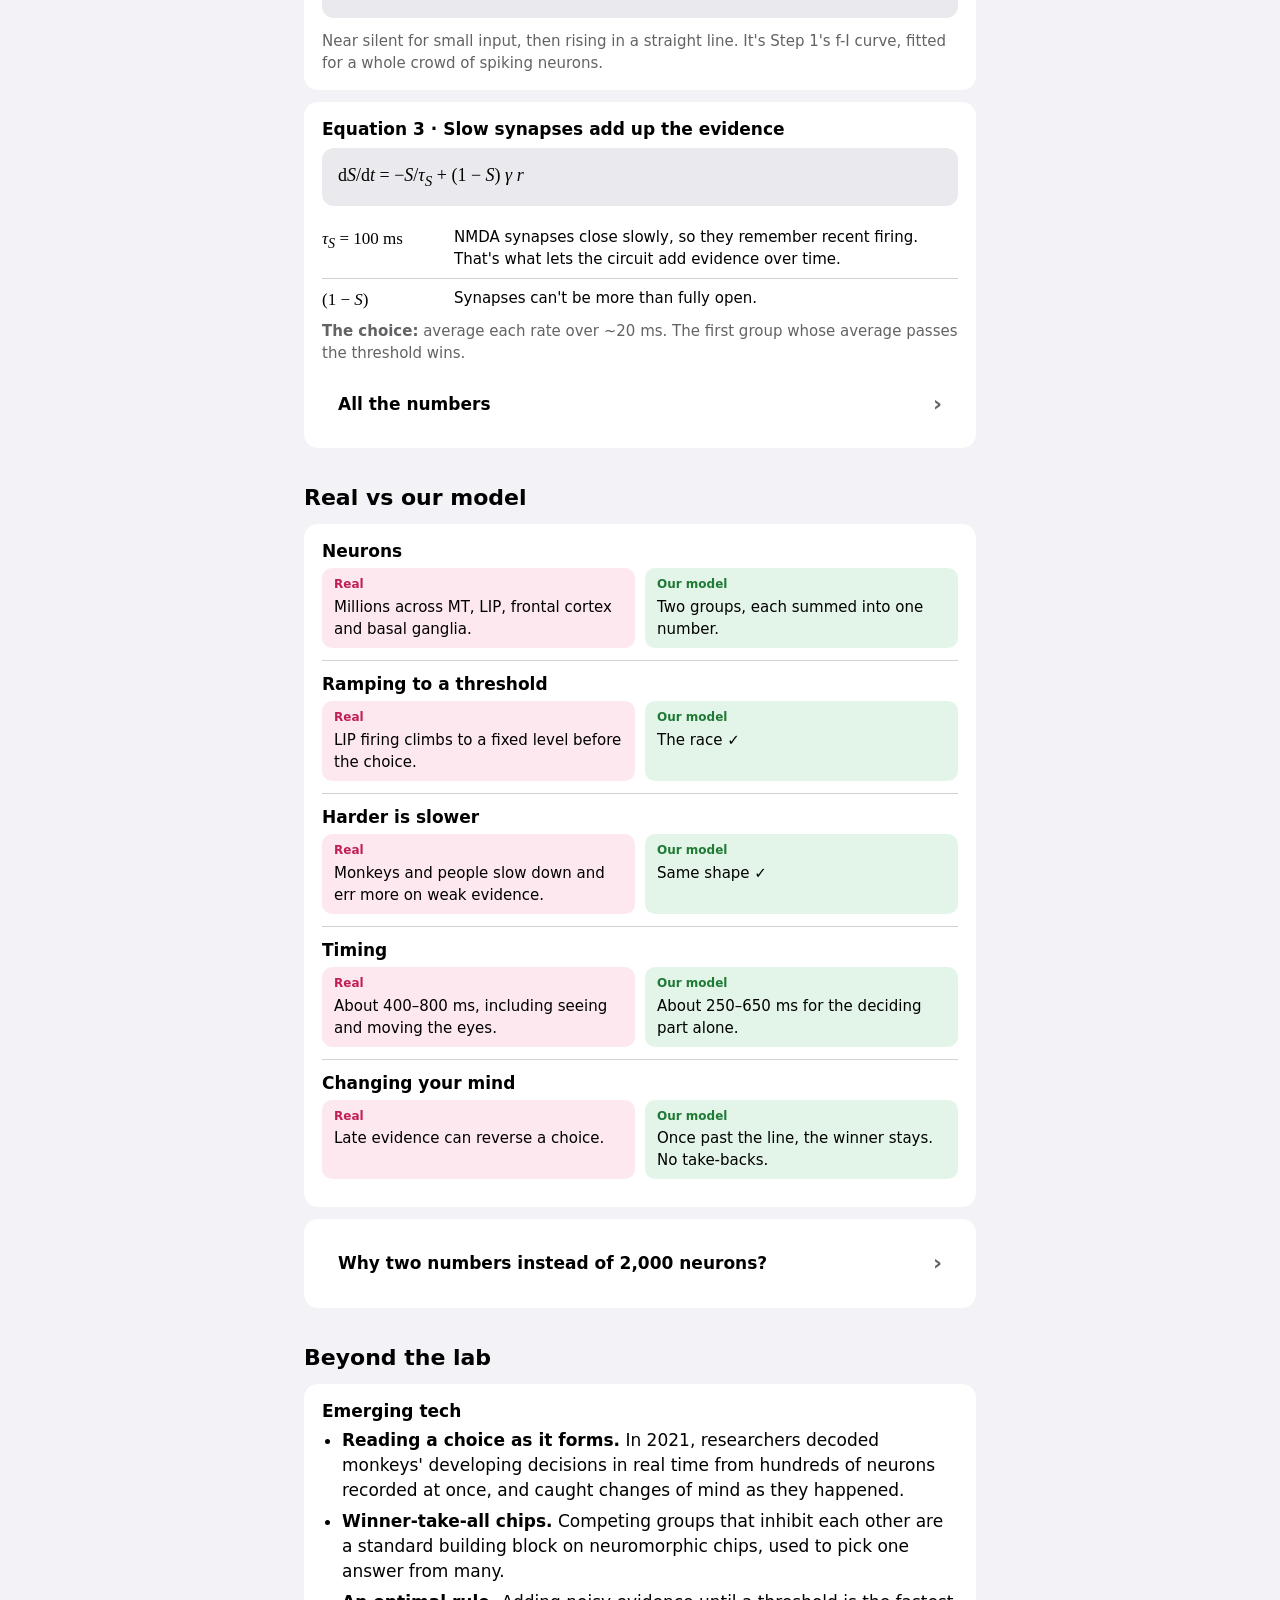
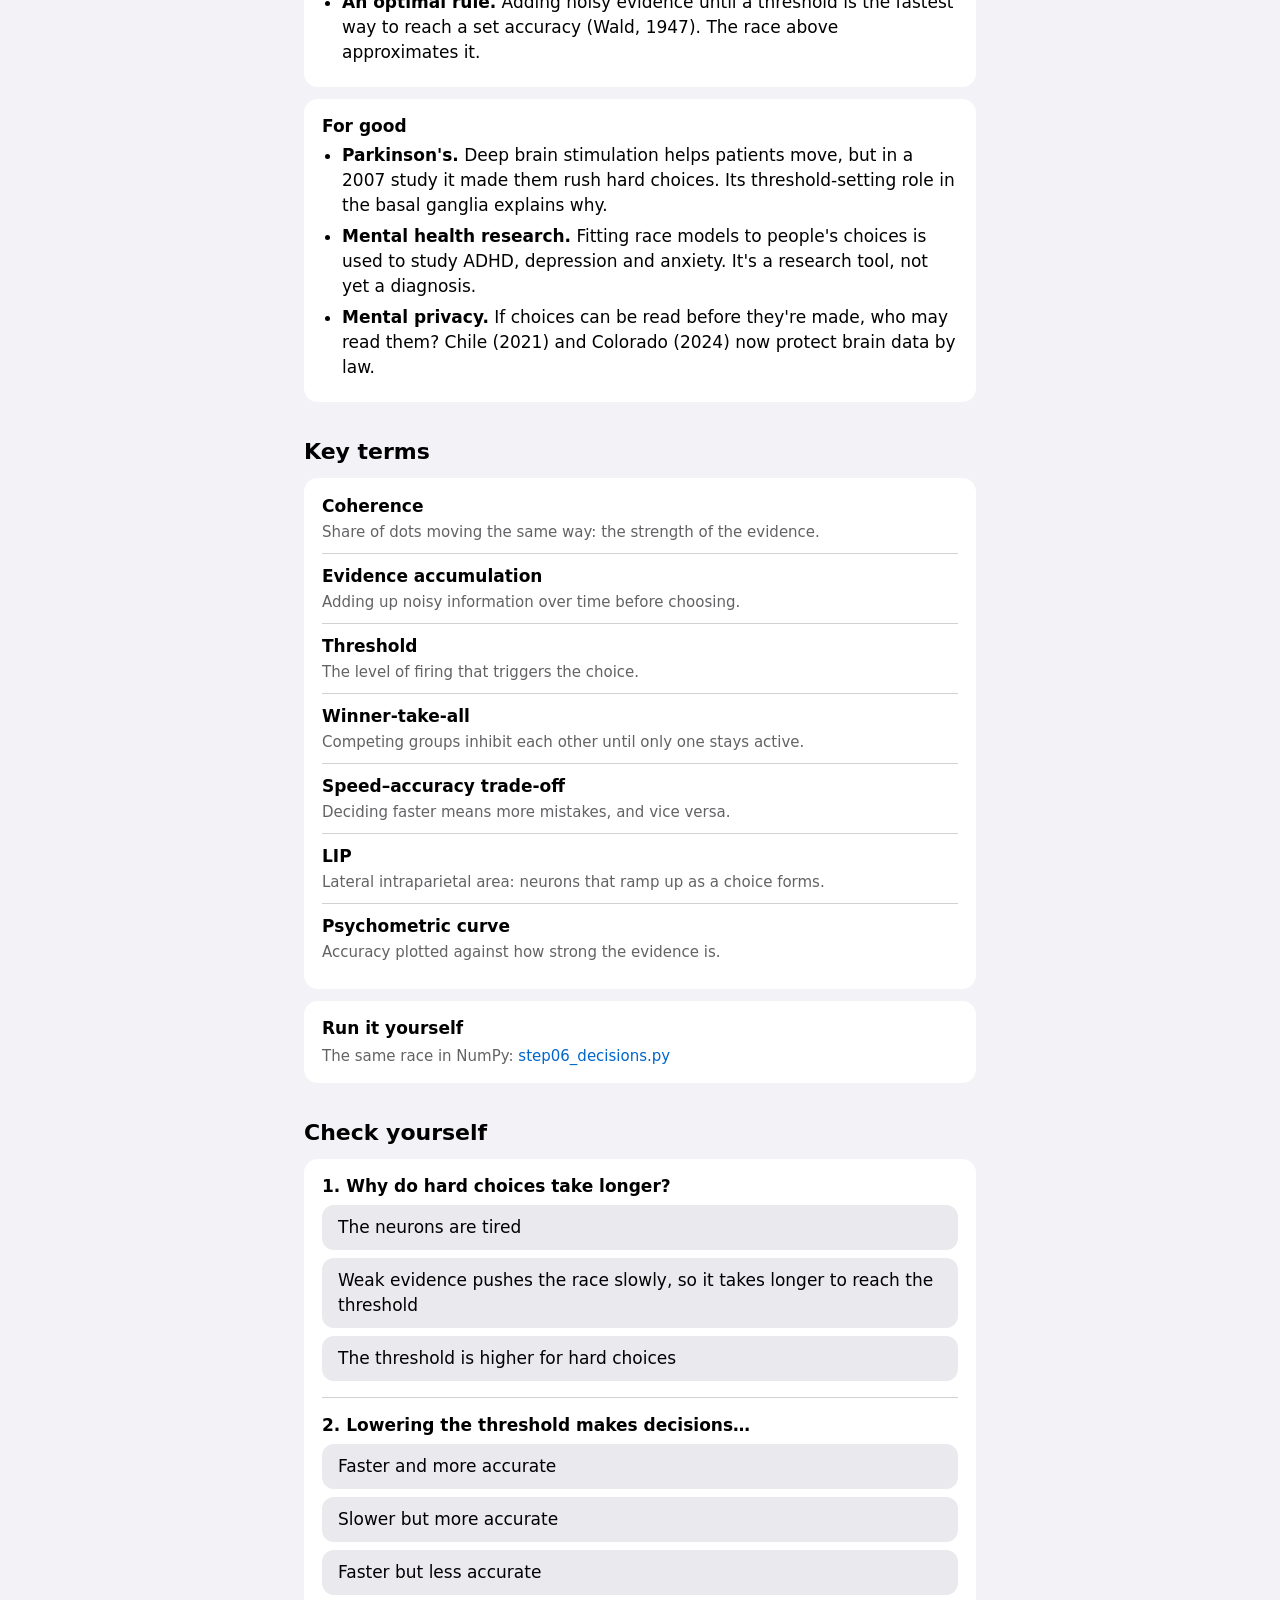
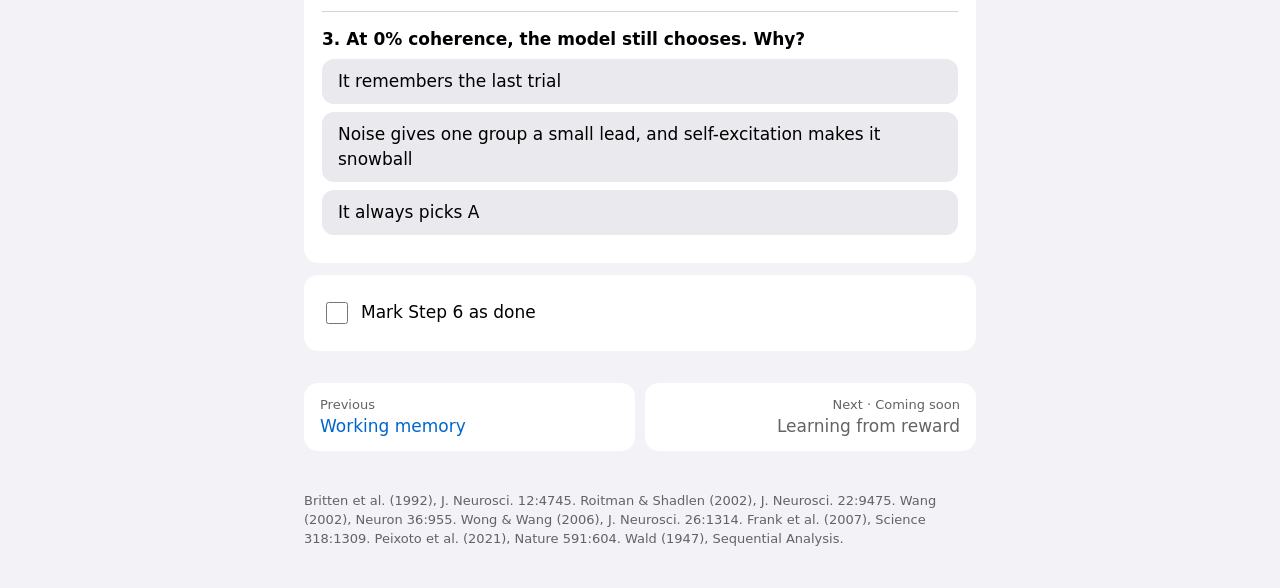
<file: steps/06-decisions.html>
<!doctype html>
<html lang="en">
<head>
<meta charset="utf-8">
<meta name="viewport" content="width=device-width, initial-scale=1, viewport-fit=cover">
<title>Decisions · Mini Brain</title>
<meta name="description" content="Step 6: two groups of neurons race to a threshold to make a choice. Why hard choices take longer, and the trade between speed and accuracy.">
<meta name="theme-color" content="#f2f2f7" media="(prefers-color-scheme: light)">
<meta name="theme-color" content="#000000" media="(prefers-color-scheme: dark)">
<link rel="icon" href="data:image/svg+xml,<svg xmlns='http://www.w3.org/2000/svg' viewBox='0 0 100 100'><rect width='100' height='100' rx='22' fill='%230071e3'/><path d='M18 56h20l8-30 9 48 7-18h20' stroke='white' stroke-width='8' fill='none' stroke-linejoin='round' stroke-linecap='round'/></svg>">
<link rel="stylesheet" href="../assets/style.css?v=4">
<style>
  .race-wrap { display: grid; grid-template-columns: 1fr; gap: 10px; }
  canvas.dots { width: 100%; max-width: 170px; margin: 0 auto; aspect-ratio: 1; display: block; border-radius: 50%; background: var(--fill); }
  .plots2 { display: grid; grid-template-columns: 1fr 1fr; gap: 12px; }
  @media (max-width: 480px) { .plots2 { grid-template-columns: 1fr; } }
</style>
</head>
<body>
<a class="skip" href="#main">Skip to content</a>
<header class="navbar"><div class="wrap">
  <a class="back" href="../index.html#roadmap">Roadmap</a>
  <span class="meta">Step 6 of 12</span>
</div></header>

<main class="wrap" id="main">
  <p class="eyebrow">Step 6 · Circuits</p>
  <h1>Decisions</h1>
  <p class="lede">Two groups of neurons race. The first to the finish line makes the choice.</p>

  <div class="card">
    <h3>You'll learn</h3>
    <ul class="goals">
      <li>How competing neurons turn noisy evidence into one choice</li>
      <li>Why hard choices take longer and go wrong more often</li>
      <li>The trade between speed and accuracy</li>
      <li>The Python behind a classic decision model</li>
    </ul>
  </div>

  <h2>The idea</h2>
  <div class="card">
    <p class="idea">A decision is a <b>tug of war</b>. Each team pulls harder the more evidence it gets, and the first to drag the rope past a line wins.</p>
    <ul>
      <li><b>Each group excites itself</b>, so a small lead grows: the same reverberation as Step 5.</li>
      <li><b>Each group inhibits the other</b>, so only one can win.</li>
      <li><b>A threshold ends the race.</b> Crossing it is the moment of choice.</li>
    </ul>
  </div>

  <div class="card">
    <h3>The task</h3>
    <p class="sub">Dots jiggle on a screen. Some share a direction, the rest move at random. Which way are they going? <b>Coherence</b> is the share moving together: 51% is easy, 3% is very hard, 0% is pure guessing. Monkeys and people have done this task for over 30 years.</p>
  </div>

  <h2>Demo 1 · Watch a decision form</h2>
  <p class="sub">Group A votes “right”, group B votes “left”. Each new trial picks a random true direction.</p>
<div class="duo">
  <section class="card" aria-labelledby="d1">
    <div class="demo-head"><h3 id="d1">Two groups racing</h3><span class="speed">Slow motion ×4</span></div>
    <div class="race-wrap">
      <canvas class="dots" id="dots" role="img" aria-label="Moving dots. Some share a direction; the rest move randomly."></canvas>
      <div>
        <canvas class="plot" id="race" role="img" aria-label="Firing rates of group A and group B over time, with the threshold line"></canvas>
        <div class="legend"><span><i style="background:var(--accent)"></i>A: right</span><span><i style="background:var(--na)"></i>B: left</span><span><i style="background:var(--label-2)"></i>Threshold</span></div>
        <p class="foot" style="margin:4px 0 0">Each line is a group's firing rate, averaged over the last 20 ms like an electrode recording. The wobble is noise: it's why hard choices sometimes go wrong.</p>
      </div>
    </div>
    <div class="stats">
      <span class="stat">Dots moved<b id="s-true">–</b></span>
      <span class="stat">Brain chose<b id="s-choice">–</b></span>
      <span class="stat">Decision time<b id="s-rt">–</b></span>
      <span class="stat">Score<b id="s-score">–</b></span>
    </div>
    <div class="controls">
      <div class="ctrl"><label for="c-coh">Coherence <output for="c-coh"></output></label><input type="range" id="c-coh" min="0" max="5" step="1" value="2"><p class="hint">How many dots move together</p></div>
      <div class="ctrl"><label for="c-thr">Threshold <output for="c-thr"></output></label><input type="range" id="c-thr" min="6" max="30" step="1" value="15"><p class="hint">How sure the brain must be</p></div>
    </div>
    <div class="btns">
      <button class="primary" id="b-new">Show Dots</button>
      <button id="b-pause">Pause</button>
      <button id="b-reset">Reset Score</button>
    </div>
  </section>
  <aside class="card live-code" aria-labelledby="c1">
    <div class="demo-head"><h3 id="c1">The code</h3><span class="speed">Python · live</span></div>
    <p class="key"><span class="lv in">input</span> you control · <span class="lv out">output</span> computed now</p>
    <pre class="code" id="code1" aria-live="off"></pre>
  </aside>
</div>

  <div class="card">
    <h3>Try it</h3>
    <ol class="tasks">
      <li><span>Set coherence to 51.2% and press <b>Show Dots</b>.<span class="see">One line shoots up fast. Easy choice, quick decision.</span></span></li>
      <li><span>Drop to 3.2% and run a few trials.<span class="see">The lines stay tangled for longer, and sometimes the wrong one wins.</span></span></li>
      <li><span>Set coherence to 0%.<span class="see">There's no evidence, yet the brain still chooses: noise breaks the tie.</span></span></li>
      <li><span>Watch after the choice, when the dots vanish.<span class="see">The winner keeps firing. The choice is held in mind, like Step 5.</span></span></li>
      <li><span>Drop the threshold to 6 Hz.<span class="see">Choices come early, before one group has truly won. After the dots vanish, neither keeps firing.</span></span></li>
    </ol>
  </div>

  <h2>How real decisions work</h2>
  <div class="card">
    <h3>1. Sensors report the evidence</h3>
    <p>Neurons in visual area <b>MT</b> each prefer one direction. Their firing tracks the dots moment to moment, but it is noisy. One glance is never enough.</p>
  </div>
  <div class="card">
    <h3>2. Deciders add it up</h3>
    <ul>
      <li>Neurons in parietal area <b>LIP</b> ramp up as evidence piles in, faster when the dots are clearer.</li>
      <li>Monkeys made their choice when LIP firing reached <b>about the same level</b> each time (2002). That's the threshold.</li>
      <li>Strong self-excitation through slow NMDA synapses lets the circuit add evidence up over hundreds of milliseconds.</li>
    </ul>
  </div>
  <div class="card">
    <h3>3. Speed or accuracy?</h3>
    <p class="sub">Tell people to hurry and they answer faster but make more mistakes. In models this is a lower threshold. Brain imaging and Parkinson's research point to the <b>basal ganglia</b> as one place that sets it.</p>
  </div>

  <h2>Demo 2 · Harder means slower</h2>
  <p class="sub">Run 60 trials at each coherence, then plot how often the brain was right and how long it took.</p>
<div class="duo">
  <section class="card" aria-labelledby="d2">
    <div class="demo-head"><h3 id="d2">360 trials</h3><span class="speed">Computed</span></div>
    <div class="plots2">
      <div><p class="foot" style="margin:0 0 4px">Accuracy</p><canvas class="plot" id="acc" role="img" aria-label="Percent correct against coherence"></canvas></div>
      <div><p class="foot" style="margin:0 0 4px">Decision time</p><canvas class="plot" id="rt" role="img" aria-label="Average decision time in milliseconds against coherence"></canvas></div>
    </div>
    <div class="legend"><span><i style="background:var(--accent)"></i>Your settings</span><span><i style="background:var(--label-2)"></i>Default (15 Hz, J_self 0.261)</span></div>
    <div class="stats">
      <span class="stat">Correct at 6.4%<b id="a6">–</b></span>
      <span class="stat">Time at 6.4%<b id="t6">–</b></span>
      <span class="stat">Undecided<b id="und">–</b></span>
    </div>
    <div class="controls">
      <div class="ctrl"><label for="d-thr">Threshold <output for="d-thr"></output></label><input type="range" id="d-thr" min="6" max="30" step="1" value="15"><p class="hint">How sure before choosing</p></div>
      <div class="ctrl"><label for="d-j">Self-excitation <output for="d-j"></output></label><input type="range" id="d-j" min="0.2209" max="0.3009" step="0.01" value="0.2609"><p class="hint">How strongly each group feeds itself</p></div>
    </div>
  </section>
  <aside class="card live-code" aria-labelledby="c2">
    <div class="demo-head"><h3 id="c2">The code</h3><span class="speed">Python · live</span></div>
    <p class="key"><span class="lv in">input</span> you control · <span class="lv out">output</span> computed now</p>
    <pre class="code" id="code2" aria-live="off"></pre>
  </aside>
</div>

  <div class="card">
    <h3>Try it</h3>
    <ol class="tasks">
      <li><span>Look at the defaults.<span class="see">Hard choices (low coherence) are slower and less accurate, just like in monkeys and people.</span></span></li>
      <li><span>Slide threshold down to 6 Hz.<span class="see">Choices take ~200 ms instead of ~550, and accuracy drops on hard trials. That's the speed–accuracy trade-off.</span></span></li>
      <li><span>Now slide it up to 30 Hz.<span class="see">Much slower, but barely more accurate. Once one group has won, waiting longer adds nothing.</span></span></li>
      <li><span>Raise self-excitation to 0.301.<span class="see">Decisions get fast and impulsive: a small early lead snowballs before enough evidence arrives.</span></span></li>
      <li><span>Lower it to 0.221.<span class="see">Too weak to snowball: many trials never reach a decision.</span></span></li>
    </ol>
  </div>

  <h2>The equations</h2>
  <div class="card">
    <h3>Equation 1 · Input to each group</h3>
    <div class="eq" role="math" aria-label="x A equals J self times S A minus J other times S B plus I 0 plus I A plus noise">
      <span class="ln"><i>x<sub>A</sub></i> = <i>J</i><sub>self</sub> <i>S<sub>A</sub></i> − <i>J</i><sub>other</sub> <i>S<sub>B</sub></i> + <i>I</i><sub>0</sub> + <i>I<sub>A</sub></i> + noise</span>
      <span class="ln"><i>I<sub>A</sub></i> = <i>J</i><sub>ext</sub> <i>μ</i> (1 + <i>c</i>/100)</span>
    </div>
    <div class="terms-grid">
      <div><span class="sym"><i>S</i></span><span>How many of the group's slow NMDA synapses are open, 0 to 1.</span></div>
      <div><span class="sym"><i>J</i><sub>self</sub></span><span>Self-excitation: a group that fires keeps itself firing.</span></div>
      <div><span class="sym"><i>J</i><sub>other</sub></span><span>Competition: each group inhibits the other.</span></div>
      <div><span class="sym"><i>c</i></span><span>Coherence, the evidence. Group B gets (1 − <i>c</i>/100).</span></div>
    </div>
  </div>
  <div class="card">
    <h3>Equation 2 · Input to firing rate</h3>
    <div class="eq" role="math" aria-label="r equals a x minus b over 1 minus e to the minus d times a x minus b">
      <span class="ln"><i>r</i> = (<i>ax</i> − <i>b</i>) / (1 − e<sup>−<i>d</i>(<i>ax</i> − <i>b</i>)</sup>)</span>
    </div>
    <p class="sub">Near silent for small input, then rising in a straight line. It's Step 1's f-I curve, fitted for a whole crowd of spiking neurons.</p>
  </div>
  <div class="card">
    <h3>Equation 3 · Slow synapses add up the evidence</h3>
    <div class="eq" role="math" aria-label="d S by d t equals minus S over tau S plus 1 minus S times gamma times r">
      <span class="ln">d<i>S</i>/d<i>t</i> = −<i>S</i>/<i>τ<sub>S</sub></i> + (1 − <i>S</i>) <i>γ r</i></span>
    </div>
    <div class="terms-grid">
      <div><span class="sym"><i>τ<sub>S</sub></i> = 100 ms</span><span>NMDA synapses close slowly, so they remember recent firing. That's what lets the circuit add evidence over time.</span></div>
      <div><span class="sym">(1 − <i>S</i>)</span><span>Synapses can't be more than fully open.</span></div>
    </div>
    <p class="sub"><b>The choice:</b> average each rate over ~20 ms. The first group whose average passes the threshold wins.</p>
    <details>
      <summary>All the numbers</summary>
      <p class="sub"><i>J</i><sub>self</sub> 0.2609 nA, <i>J</i><sub>other</sub> 0.0497 nA, <i>I</i><sub>0</sub> 0.3255 nA, <i>J</i><sub>ext</sub> 0.00052 nA/Hz, <i>μ</i> 30 Hz, <i>a</i> 270 Hz/nA, <i>b</i> 108 Hz, <i>d</i> 0.154 s, <i>γ</i> 0.641, <i>τ<sub>S</sub></i> 100 ms, read-out smoothing 20 ms. Noise: a slowly varying current (time constant 2 ms, size 0.02 nA). Step 0.5 ms. From Wong &amp; Wang (2006), who boiled Wang's 2002 network of 2,000 spiking neurons down to these two numbers.</p>
    </details>
  </div>

  <h2>Real vs our model</h2>
  <div class="card vs">
    <div class="item"><h3>Neurons</h3><div class="pair"><div class="r"><span>Real</span>Millions across MT, LIP, frontal cortex and basal ganglia.</div><div class="m"><span>Our model</span>Two groups, each summed into one number.</div></div></div>
    <div class="item"><h3>Ramping to a threshold</h3><div class="pair"><div class="r"><span>Real</span>LIP firing climbs to a fixed level before the choice.</div><div class="m"><span>Our model</span>The race ✓</div></div></div>
    <div class="item"><h3>Harder is slower</h3><div class="pair"><div class="r"><span>Real</span>Monkeys and people slow down and err more on weak evidence.</div><div class="m"><span>Our model</span>Same shape ✓</div></div></div>
    <div class="item"><h3>Timing</h3><div class="pair"><div class="r"><span>Real</span>About 400–800 ms, including seeing and moving the eyes.</div><div class="m"><span>Our model</span>About 250–650 ms for the deciding part alone.</div></div></div>
    <div class="item"><h3>Changing your mind</h3><div class="pair"><div class="r"><span>Real</span>Late evidence can reverse a choice.</div><div class="m"><span>Our model</span>Once past the line, the winner stays. No take-backs.</div></div></div>
  </div>

  <details class="card">
    <summary>Why two numbers instead of 2,000 neurons?</summary>
    <p class="sub">Wang's 2002 spiking network made the same choices, but it is slow to run and hard to see inside. Averaging each group and keeping only the slowest variable (NMDA) gives two equations you can plot as a race. It's like Step 5's rate model taken one step further.</p>
  </details>

  <h2>Beyond the lab</h2>
  <div class="card">
    <h3>Emerging tech</h3>
    <ul>
      <li><b>Reading a choice as it forms.</b> In 2021, researchers decoded monkeys' developing decisions in real time from hundreds of neurons recorded at once, and caught changes of mind as they happened.</li>
      <li><b>Winner-take-all chips.</b> Competing groups that inhibit each other are a standard building block on neuromorphic chips, used to pick one answer from many.</li>
      <li><b>An optimal rule.</b> Adding noisy evidence until a threshold is the fastest way to reach a set accuracy (Wald, 1947). The race above approximates it.</li>
    </ul>
  </div>
  <div class="card">
    <h3>For good</h3>
    <ul>
      <li><b>Parkinson's.</b> Deep brain stimulation helps patients move, but in a 2007 study it made them rush hard choices. Its threshold-setting role in the basal ganglia explains why.</li>
      <li><b>Mental health research.</b> Fitting race models to people's choices is used to study ADHD, depression and anxiety. It's a research tool, not yet a diagnosis.</li>
      <li><b>Mental privacy.</b> If choices can be read before they're made, who may read them? Chile (2021) and Colorado (2024) now protect brain data by law.</li>
    </ul>
  </div>

  <h2>Key terms</h2>
  <div class="card">
    <dl class="terms">
      <div><dt>Coherence</dt><dd>Share of dots moving the same way: the strength of the evidence.</dd></div>
      <div><dt>Evidence accumulation</dt><dd>Adding up noisy information over time before choosing.</dd></div>
      <div><dt>Threshold</dt><dd>The level of firing that triggers the choice.</dd></div>
      <div><dt>Winner-take-all</dt><dd>Competing groups inhibit each other until only one stays active.</dd></div>
      <div><dt>Speed–accuracy trade-off</dt><dd>Deciding faster means more mistakes, and vice versa.</dd></div>
      <div><dt>LIP</dt><dd>Lateral intraparietal area: neurons that ramp up as a choice forms.</dd></div>
      <div><dt>Psychometric curve</dt><dd>Accuracy plotted against how strong the evidence is.</dd></div>
    </dl>
  </div>

  <div class="card">
    <h3>Run it yourself</h3>
    <p class="sub">The same race in NumPy: <a href="https://github.com/cweekiat/mini-brain/blob/main/python/step06_decisions.py">step06_decisions.py</a></p>
  </div>

  <h2>Check yourself</h2>
  <div class="card" id="quiz"></div>

  <div class="card">
    <label class="toggle" style="font-size:1.0625rem"><input type="checkbox" id="done"> Mark Step 6 as done</label>
  </div>

  <nav class="pager" aria-label="Steps">
    <a href="05-working-memory.html"><small>Previous</small>Working memory</a>
    <span class="next"><small>Next · Coming soon</small>Learning from reward</span>
  </nav>
</main>

<footer><div class="wrap foot">Britten et al. (1992), J. Neurosci. 12:4745. Roitman &amp; Shadlen (2002), J. Neurosci. 22:9475. Wang (2002), Neuron 36:955. Wong &amp; Wang (2006), J. Neurosci. 26:1314. Frank et al. (2007), Science 318:1309. Peixoto et al. (2021), Nature 591:604. Wald (1947), Sequential Analysis.</div></footer>

<script type="module">
import { Decision, trial, COHERENCES } from "../assets/sim/decision.js";
import { xyPlot, slider, fitCanvas, css } from "../assets/plot.js";
import { C, K, IN, OUT, num, paint } from "../assets/livecode.js";
import { isDone, setDone } from "../assets/steps.js";

const $ = (id) => document.getElementById(id);
const reduceMotion = matchMedia("(prefers-reduced-motion: reduce)").matches;
const DT = 0.5, WAIT = 300, HOLD = 800, MAXMS = 2000; // ms
const NAMES = ["A (right)", "B (left)"];

// ── Demo 1 ───────────────────────────────────────────────────────────
// phase: "wait" (300 ms, no dots) → "dots" (until a group crosses threshold) → "hold" (dots off) → "done"
const d1 = { m: null, phase: "done", paused: reduceMotion, coh: 6.4, thr: 15, dir: 0, choice: -1, rt: null, hist: [], score: [0, 0], dots: [] };
const pauseBtn = $("b-pause");
const label = () => (pauseBtn.textContent = d1.paused ? "Play" : "Pause"); label();
pauseBtn.onclick = () => { d1.paused = !d1.paused; label(); };
slider("c-coh", (i) => COHERENCES[i] + "%", (i) => (d1.coh = COHERENCES[i]));
slider("c-thr", (v) => v + " Hz", (v) => (d1.thr = v));
$("b-reset").onclick = () => { d1.score = [0, 0]; stats1(); };
let seed = 1;
function newTrial() {
  d1.m = new Decision(seed++);
  d1.dir = Math.random() < 0.5 ? 0 : 1; // 0 = right (A is correct), 1 = left
  d1.phase = "wait"; d1.choice = -1; d1.rt = null; d1.hist = [];
  d1.dots = Array.from({ length: 90 }, () => [Math.random(), Math.random()]);
  if (d1.paused) { d1.paused = false; label(); }
}
$("b-new").onclick = newTrial;
const signedC = () => (d1.dir === 0 ? d1.coh : -d1.coh); // % toward A

function frame1() {
  const m = d1.m; if (!m || d1.phase === "done") return;
  for (let s = 0; s < 8; s++) { // 8 × 0.5 ms = 4 ms of brain time per frame (≈ ×4 slow motion)
    const t = m.t - WAIT; // time since dots appeared
    if (d1.phase === "wait" && t >= 0) { d1.phase = "dots"; m.stimulus(signedC()); }
    m.step(DT);
    const tn = m.t - WAIT;
    if (d1.phase === "dots" && (Math.max(...m.rs) > d1.thr || tn >= MAXMS)) {
      d1.rt = tn;
      if (Math.max(...m.rs) > d1.thr) {
        d1.choice = m.rs[0] > m.rs[1] ? 0 : 1;
        if (d1.coh > 0) d1.score[d1.choice === d1.dir ? 0 : 1]++;
      }
      d1.phase = "hold"; m.stimOff();
    } else if (d1.phase === "hold" && tn >= d1.rt + HOLD) { d1.phase = "done"; }
    if (Math.round(m.t / DT) % 4 === 0) d1.hist.push([tn, m.rs[0], m.rs[1]]);
    if (d1.phase === "done") break;
  }
}
function moveDots() { // coherence % of dots step in the true direction; the rest jump randomly
  if (d1.phase !== "dots" || d1.paused) return;
  const v = d1.dir === 0 ? 0.012 : -0.012;
  for (const p of d1.dots) {
    if (Math.random() < d1.coh / 100) { p[0] = (p[0] + v + 1) % 1; }
    else { p[0] = Math.random(); p[1] = Math.random(); }
  }
}
function draw1() {
  const cv = $("dots"), size = cv.clientWidth || 200, { ctx } = fitCanvas(cv, size);
  ctx.clearRect(0, 0, size, size);
  const c = size / 2;
  if (d1.phase === "dots") {
    ctx.fillStyle = css("--label");
    for (const [x, y] of d1.dots) { if ((x - 0.5) ** 2 + (y - 0.5) ** 2 < 0.22) { ctx.beginPath(); ctx.arc(x * size, y * size, 2.4, 0, 7); ctx.fill(); } }
  }
  if (d1.choice >= 0 && (d1.phase === "hold" || d1.phase === "done")) { // the choice: an arrow
    const s = d1.choice === 0 ? 1 : -1;
    ctx.strokeStyle = css(d1.choice === 0 ? "--accent" : "--na"); ctx.lineWidth = 5; ctx.lineCap = "round";
    ctx.beginPath(); ctx.moveTo(c - s * size * 0.25, c); ctx.lineTo(c + s * size * 0.25, c);
    ctx.moveTo(c + s * size * 0.12, c - size * 0.12); ctx.lineTo(c + s * size * 0.25, c); ctx.lineTo(c + s * size * 0.12, c + size * 0.12); ctx.stroke();
  } else { ctx.fillStyle = css("--label-2"); ctx.fillRect(c - 4, c - 1, 8, 2); ctx.fillRect(c - 1, c - 4, 2, 8); } // fixation cross
  const h = d1.hist, xMax = Math.max(1200, ...h.map((p) => p[0] + 100));
  const yMax = Math.max(40, Math.ceil(Math.max(0, ...h.map((p) => Math.max(p[1], p[2]))) / 10) * 10);
  xyPlot($("race"), { height: 190, xMin: -WAIT, xMax, yMax, xLabel: "ms after dots", yLabel: "Hz",
    series: [
      { points: [[-WAIT, d1.thr], [xMax, d1.thr]], color: "--label-2", dash: [5, 4] },
      { points: h.map((p) => [p[0], p[1]]), color: "--accent" },
      { points: h.map((p) => [p[0], p[2]]), color: "--na" },
    ],
    marker: d1.choice >= 0 ? { x: d1.rt, y: d1.thr, color: d1.choice === 0 ? "--accent" : "--na" } : null });
  stats1();
}
function stats1() {
  $("s-true").textContent = d1.m ? (d1.coh === 0 ? "Nowhere (0%)" : d1.dir === 0 ? "Right" : "Left") : "–";
  $("s-choice").textContent = d1.choice < 0 ? (d1.phase === "dots" || d1.phase === "wait" ? "Deciding…" : d1.m ? "No choice" : "–")
    : (d1.choice === 0 ? "Right" : "Left") + (d1.coh === 0 ? " · coin flip" : d1.choice === d1.dir ? " ✓" : " ✕");
  $("s-rt").textContent = d1.choice >= 0 ? Math.round(d1.rt) + " ms" : "–";
  const n = d1.score[0] + d1.score[1];
  $("s-score").textContent = n ? `${d1.score[0]} of ${n}` : "–";
}
function code1() {
  const m = d1.m || new Decision(0), dotsOn = d1.phase === "dots", c = signedC();
  const crossed = d1.choice >= 0 && (d1.phase === "hold" || d1.phase === "done");
  paint("code1", [
    C("# fixed: J_other = 0.0497 nA"),
    C("# I0 = 0.3255 nA, mu = 30 Hz"),
    C("# Jext = 0.00052 nA/Hz"),
    C("# tau_S 100, tau_N 2, dt 0.5 (ms)"),
    C("# gamma = 0.641, sigma = 0.02 nA"),
    C("# tau_R = 20 ms (read-out smoothing)"),
    `J_self = ${num(m.Jself, 4)}  ${C("# nA")}`,
    `c = ${IN(num(c, 1))}  ${C("# % toward A (right)")}`,
    `threshold = ${IN(d1.thr)}  ${C("# Hz")}`,
    `dots = ${IN(dotsOn ? "True" : "False")}`,
    "",
    C("# every 0.5 ms:"),
    [`${K("if")} dots:`, dotsOn ? "hit" : ""],
    "    I_A = Jext * mu * (1 + c / 100)",
    "    I_B = Jext * mu * (1 - c / 100)",
    [`${K("else")}:`, dotsOn ? "" : "hit"],
    "    I_A = I_B = 0",
    `${C("# → I_A")} ${OUT(num(m.ext[0], 4))} ${C("I_B")} ${OUT(num(m.ext[1], 4))}`,
    "x_A = (J_self * S_A - J_other * S_B",
    "       + I0 + I_A + noise_A)",
    "x_B = (J_self * S_B - J_other * S_A",
    "       + I0 + I_B + noise_B)",
    "r = {\"A\": rate(x_A), \"B\": rate(x_B)}",
    C("# (S_A is S[\"A\"], and so on)"),
    C("# rate(x): y = 270x − 108;"),
    C("#   y / (1 − exp(−0.154·y))  Hz"),
    `${K("for")} p ${K("in")} "AB":`,
    "    open_ = (1-S[p]) * gamma * r[p]",
    "    S[p] += dt * (-S[p] / tau_S",
    "                  + open_ / 1000)",
    "    kick = sqrt(dt / tau_N) * sigma",
    "    noise[p] -= dt/tau_N * noise[p]",
    "    noise[p] += kick * randn()",
    C("    # smoothed rate: average ~20 ms"),
    "    rs[p] += dt/tau_R*(r[p] - rs[p])",
    `${C("# → r_A")} ${OUT(num(m.r[0], 1))} ${C("r_B")} ${OUT(num(m.r[1], 1))} ${C("Hz")}`,
    `${C("# → rs_A")} ${OUT(num(m.rs[0], 1))} ${C("rs_B")} ${OUT(num(m.rs[1], 1))} ${C("Hz")}`,
    `${C("# → S_A")} ${OUT(num(m.S[0], 3))} ${C("S_B")} ${OUT(num(m.S[1], 3))}`,
    "",
    "rs_max = max(rs['A'], rs['B'])",
    [`${K("if")} dots ${K("and")} rs_max &gt; threshold:${crossed && d1.phase === "hold" && m.t - WAIT - d1.rt < 300 ? "  ← decided!" : ""}`, crossed && m.t - WAIT - d1.rt < 300 ? "hit" : ""],
    `    choice = "AB"[rs["B"] &gt;= rs["A"]]`,
    `    dots = ${K("False")}  ${C("# trial ends")}`,
    C("# (also ends at 2000 ms: no choice)"),
    `${C("# → choice")} ${OUT(crossed ? NAMES[d1.choice] : "none yet")}${crossed ? " " + C("at") + " " + OUT(Math.round(d1.rt) + " ms") : ""}`,
  ]);
}

// ── Demo 2 ───────────────────────────────────────────────────────────
const NTR = 60;
const d2 = { thr: 15, J: 0.2609, curves: {}, cur: null, job: 0 };
function curves(thr, J, done) {
  const key = thr + "/" + J.toFixed(4); if (d2.curves[key]) return done(d2.curves[key]);
  const job = ++d2.job, acc = [], rt = []; let und = 0, j = 0;
  (function next() {
    if (job !== d2.job && key !== "15/0.2609") return; // a newer slider value took over
    const c = COHERENCES[j]; let right = 0, times = [];
    for (let k = 0; k < NTR; k++) {
      const r = trial(c, { threshold: thr, Jself: J, seed: 1000 * j + k + 1, dt: DT });
      if (r.choice === 0) right++;
      if (r.choice >= 0) times.push(r.rt); else und++;
    }
    acc.push(right / NTR); rt.push(times.length ? times.reduce((a, b) => a + b, 0) / times.length : null);
    if (++j < COHERENCES.length) return setTimeout(next, 0);
    d2.curves[key] = { acc, rt, und }; done(d2.curves[key]);
  })();
}
function draw2() {
  const ref = d2.curves["15/0.2609"], cur = d2.cur, S = [];
  const pts = (arr) => COHERENCES.map((c, j) => [c, arr[j]]).filter((p) => p[1] !== null);
  const both = (f) => [ref && { points: pts(f(ref)), color: "--label-2" }, cur && { points: pts(f(cur)), color: "--accent" }].filter(Boolean);
  xyPlot($("acc"), { height: 170, xMax: 55, yMin: 40, yMax: 100, xLabel: "coherence %", yLabel: "% correct", series: both((x) => x.acc.map((v) => v * 100)) });
  const rts = both((x) => x.rt), top = Math.max(500, ...rts.flatMap((s) => s.points.map((p) => p[1])));
  xyPlot($("rt"), { height: 170, xMax: 55, yMax: Math.ceil(top / 250) * 250, xLabel: "coherence %", yLabel: "ms", series: rts });
  if (cur) {
    $("a6").textContent = Math.round(cur.acc[2] * 100) + "%";
    $("t6").textContent = cur.rt[2] === null ? "–" : Math.round(cur.rt[2]) + " ms";
    $("und").textContent = cur.und + " of " + NTR * COHERENCES.length;
  }
  code2();
}
function update2() { $("a6").textContent = $("t6").textContent = $("und").textContent = "…"; d2.cur = null; code2(); curves(d2.thr, d2.J, (c) => { d2.cur = c; draw2(); }); }
let t2 = null;
slider("d-thr", (v) => v + " Hz", (v) => { d2.thr = v; clearTimeout(t2); t2 = setTimeout(update2, 150); });
slider("d-j", (v) => v.toFixed(3) + " nA", (v) => { d2.J = +v.toFixed(4); clearTimeout(t2); t2 = setTimeout(update2, 150); });
function code2() {
  const c = d2.cur;
  paint("code2", [
    C("# inputs: the sliders"),
    `threshold = ${IN(d2.thr)}  ${C("# Hz")}`,
    `J_self = ${IN(d2.J.toFixed(4))}  ${C("# nA")}`,
    "cohs = [0, 3.2, 6.4, 12.8,",
    "        25.6, 51.2]",
    C("# trial(): Demo 1's loop. 300 ms"),
    C("# wait, then dots until a group"),
    C("# beats threshold (max 2000 ms)."),
    C("# Dots always favour A here."),
    "",
    `${K("for")} j, c ${K("in")} enumerate(cohs):`,
    "    right, times = 0, []",
    `    ${K("for")} k ${K("in")} range(60):`,
    "        choice, t = trial(",
    "            c, threshold, J_self,",
    "            seed=1000 * j + k + 1)",
    "        right += choice == 0",
    `        ${K("if")} choice &gt;= 0:`,
    "            times.append(t)",
    `        ${K("else")}:`,
    "            undecided += 1",
    "    acc[c] = right / 60",
    "    rt[c] = np.mean(times)",
    "",
    `${C("# → acc[6.4]")} ${OUT(c ? Math.round(c.acc[2] * 100) + "%" : "…")}`,
    `${C("# → rt[6.4]")} ${OUT(c && c.rt[2] !== null ? Math.round(c.rt[2]) + " ms" : "…")}`,
    `${C("# → undecided")} ${OUT(c ? c.und + "/360" : "…")}`,
  ]);
}

// ── Start ────────────────────────────────────────────────────────────
if (!reduceMotion) newTrial();
let tick = 0;
(function loop() {
  if (!d1.paused) frame1();
  if (tick++ % 2 === 0) moveDots(); // dots refresh at ~30 Hz
  draw1(); code1();
  requestAnimationFrame(loop);
})();
curves(15, 0.2609, () => update2());
addEventListener("resize", draw2);
matchMedia("(prefers-color-scheme: dark)").addEventListener("change", draw2);

// ── Quiz ─────────────────────────────────────────────────────────────
const QUIZ = [
  { q: "Why do hard choices take longer?", o: ["The neurons are tired", "Weak evidence pushes the race slowly, so it takes longer to reach the threshold", "The threshold is higher for hard choices"], a: 1,
    why: "With little evidence, both groups climb at almost the same speed, and the winner only pulls ahead slowly." },
  { q: "Lowering the threshold makes decisions…", o: ["Faster and more accurate", "Slower but more accurate", "Faster but less accurate"], a: 2,
    why: "The brain commits before enough evidence has been added up, so noise decides more often. That's the speed–accuracy trade-off." },
  { q: "At 0% coherence, the model still chooses. Why?", o: ["It remembers the last trial", "Noise gives one group a small lead, and self-excitation makes it snowball", "It always picks A"], a: 1,
    why: "Winner-take-all turns any small difference, even pure noise, into a full decision." },
];
$("quiz").innerHTML = QUIZ.map((x, i) => `
  <div class="q" role="group" aria-labelledby="q${i}"><h3 id="q${i}">${i + 1}. ${x.q}</h3>
  <div class="opts">${x.o.map((o, j) => `<button data-q="${i}" data-o="${j}">${o}</button>`).join("")}</div>
  <p class="why" id="why-${i}" aria-live="polite"></p></div>`).join("");
$("quiz").addEventListener("click", (e) => {
  const b = e.target.closest("button[data-q]"); if (!b) return;
  const x = QUIZ[+b.dataset.q], right = +b.dataset.o === x.a;
  b.parentElement.querySelectorAll("button").forEach((o) => o.classList.remove("right", "wrong"));
  b.classList.add(right ? "right" : "wrong");
  $("why-" + b.dataset.q).textContent = (right ? "✓ Correct. " : "✕ Not quite. ") + x.why;
});
const done = $("done");
done.checked = isDone(6);
done.onchange = () => setDone(6, done.checked);
</script>
</body>
</html>
</file>
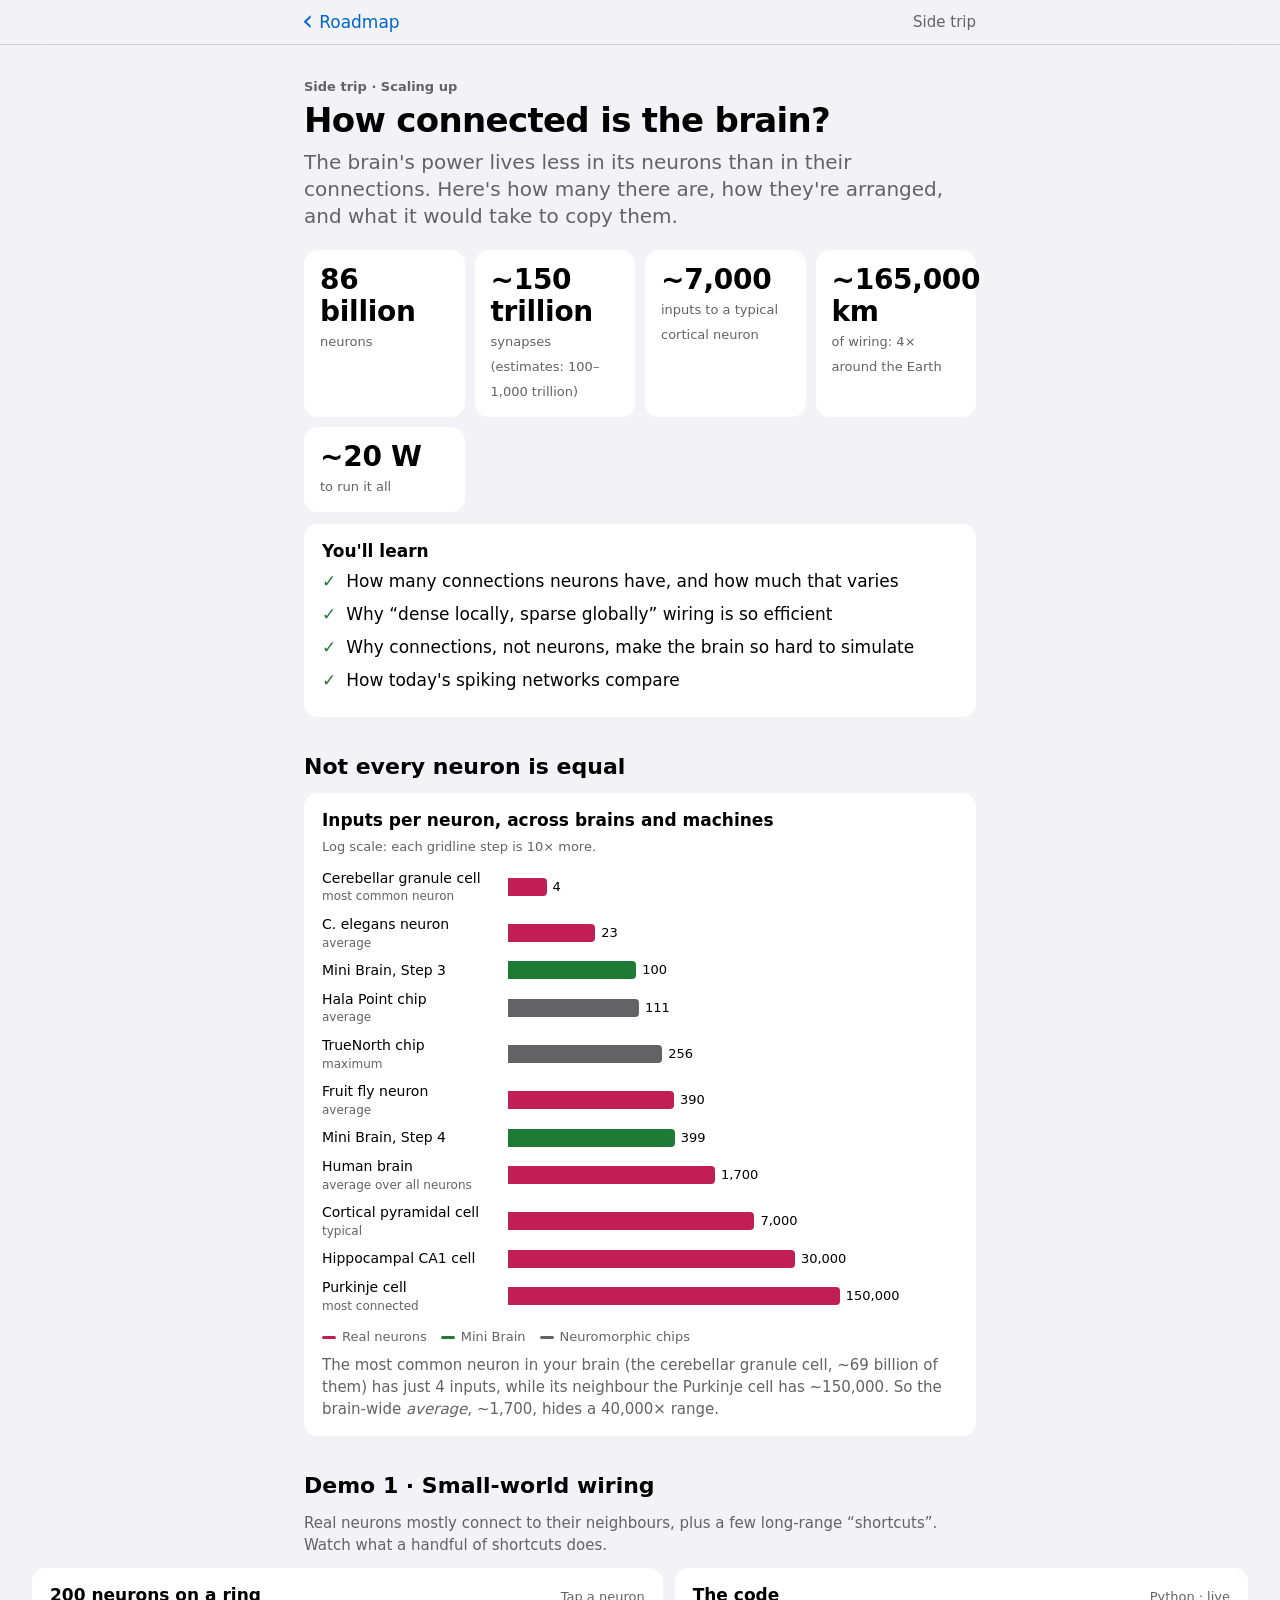
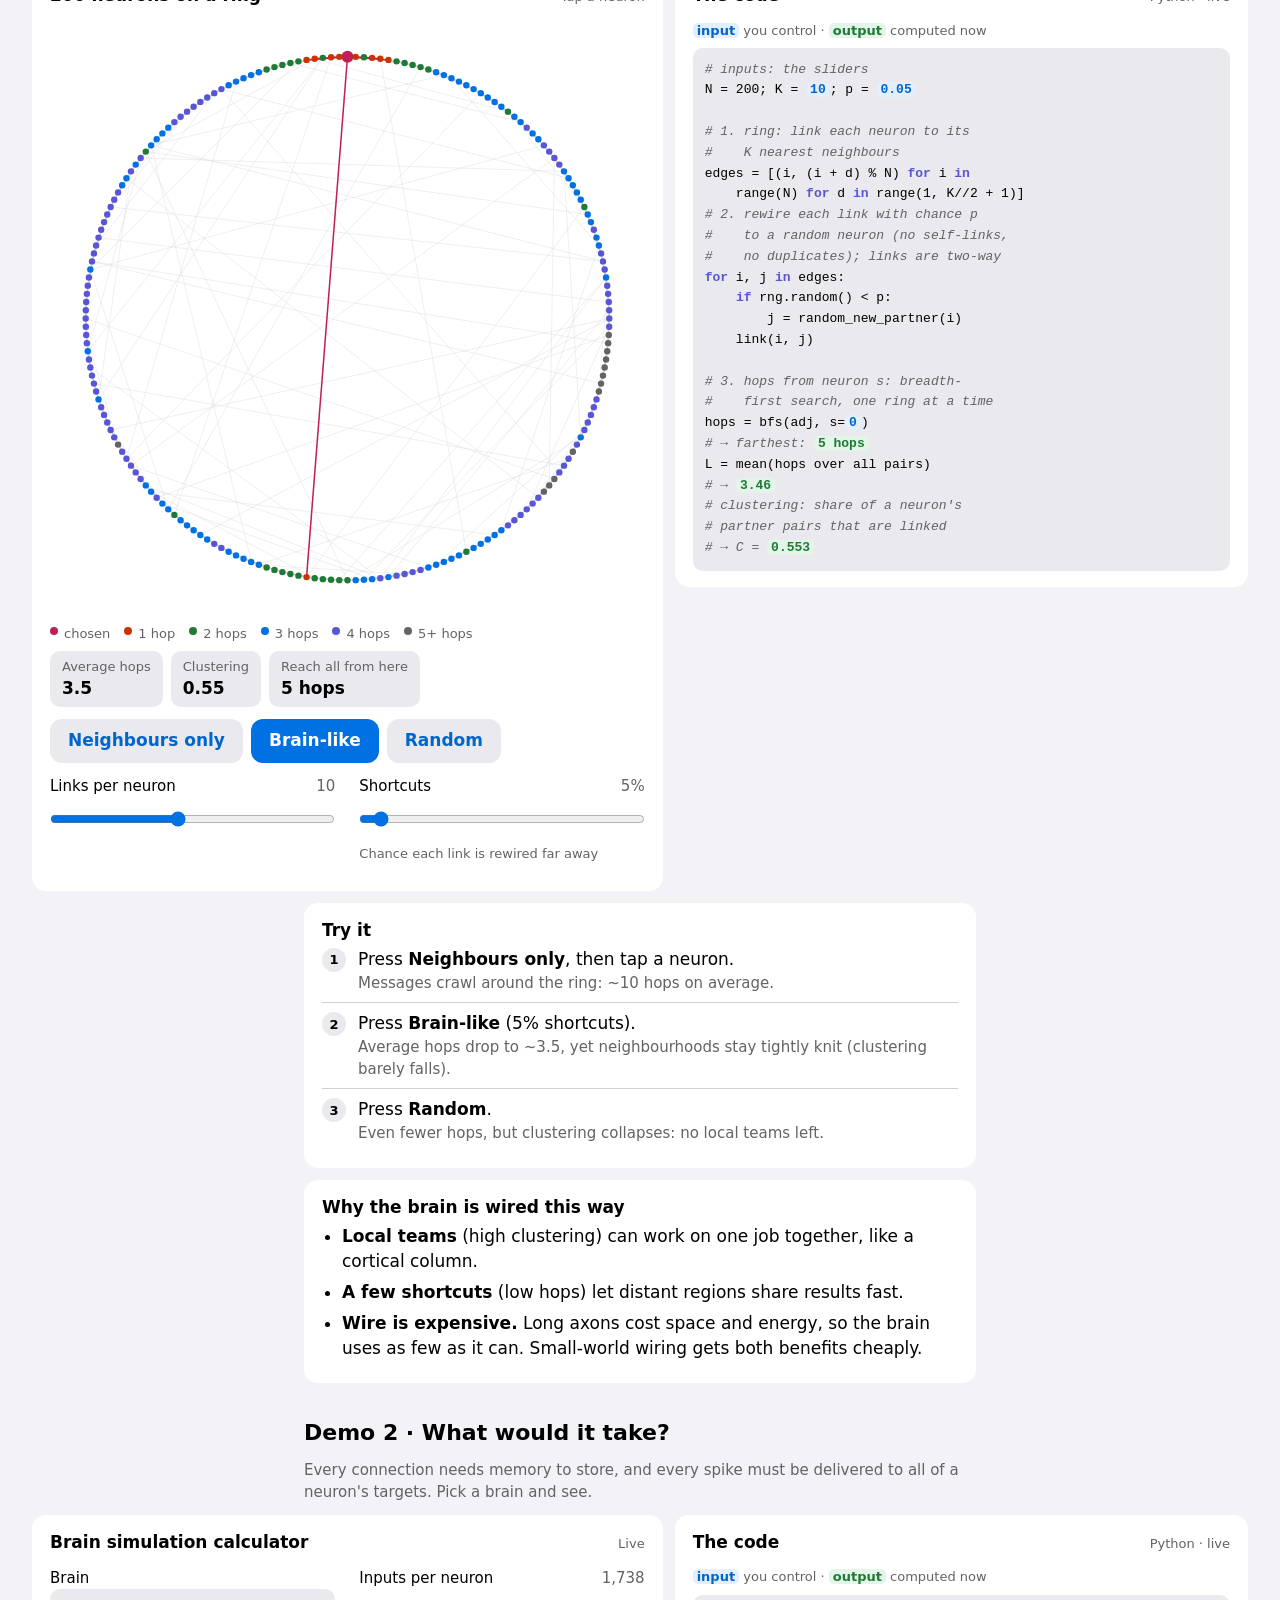
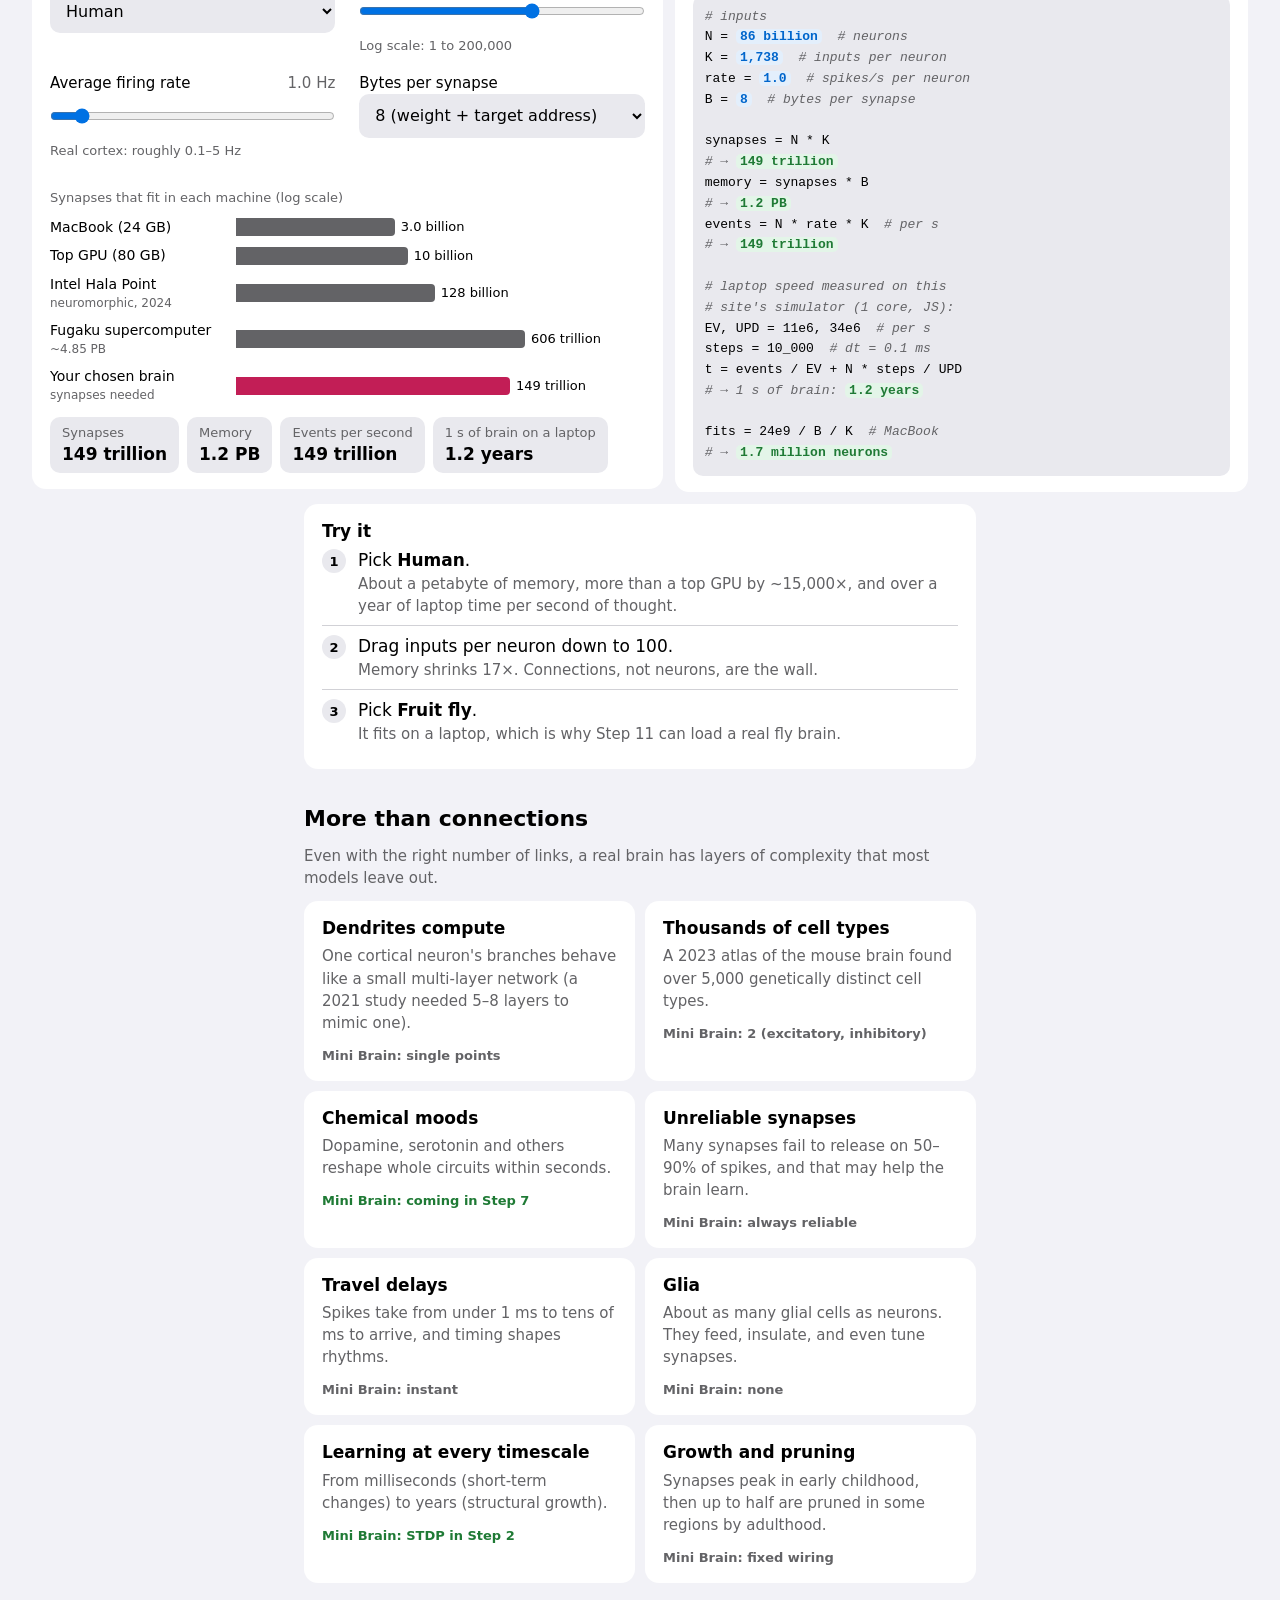
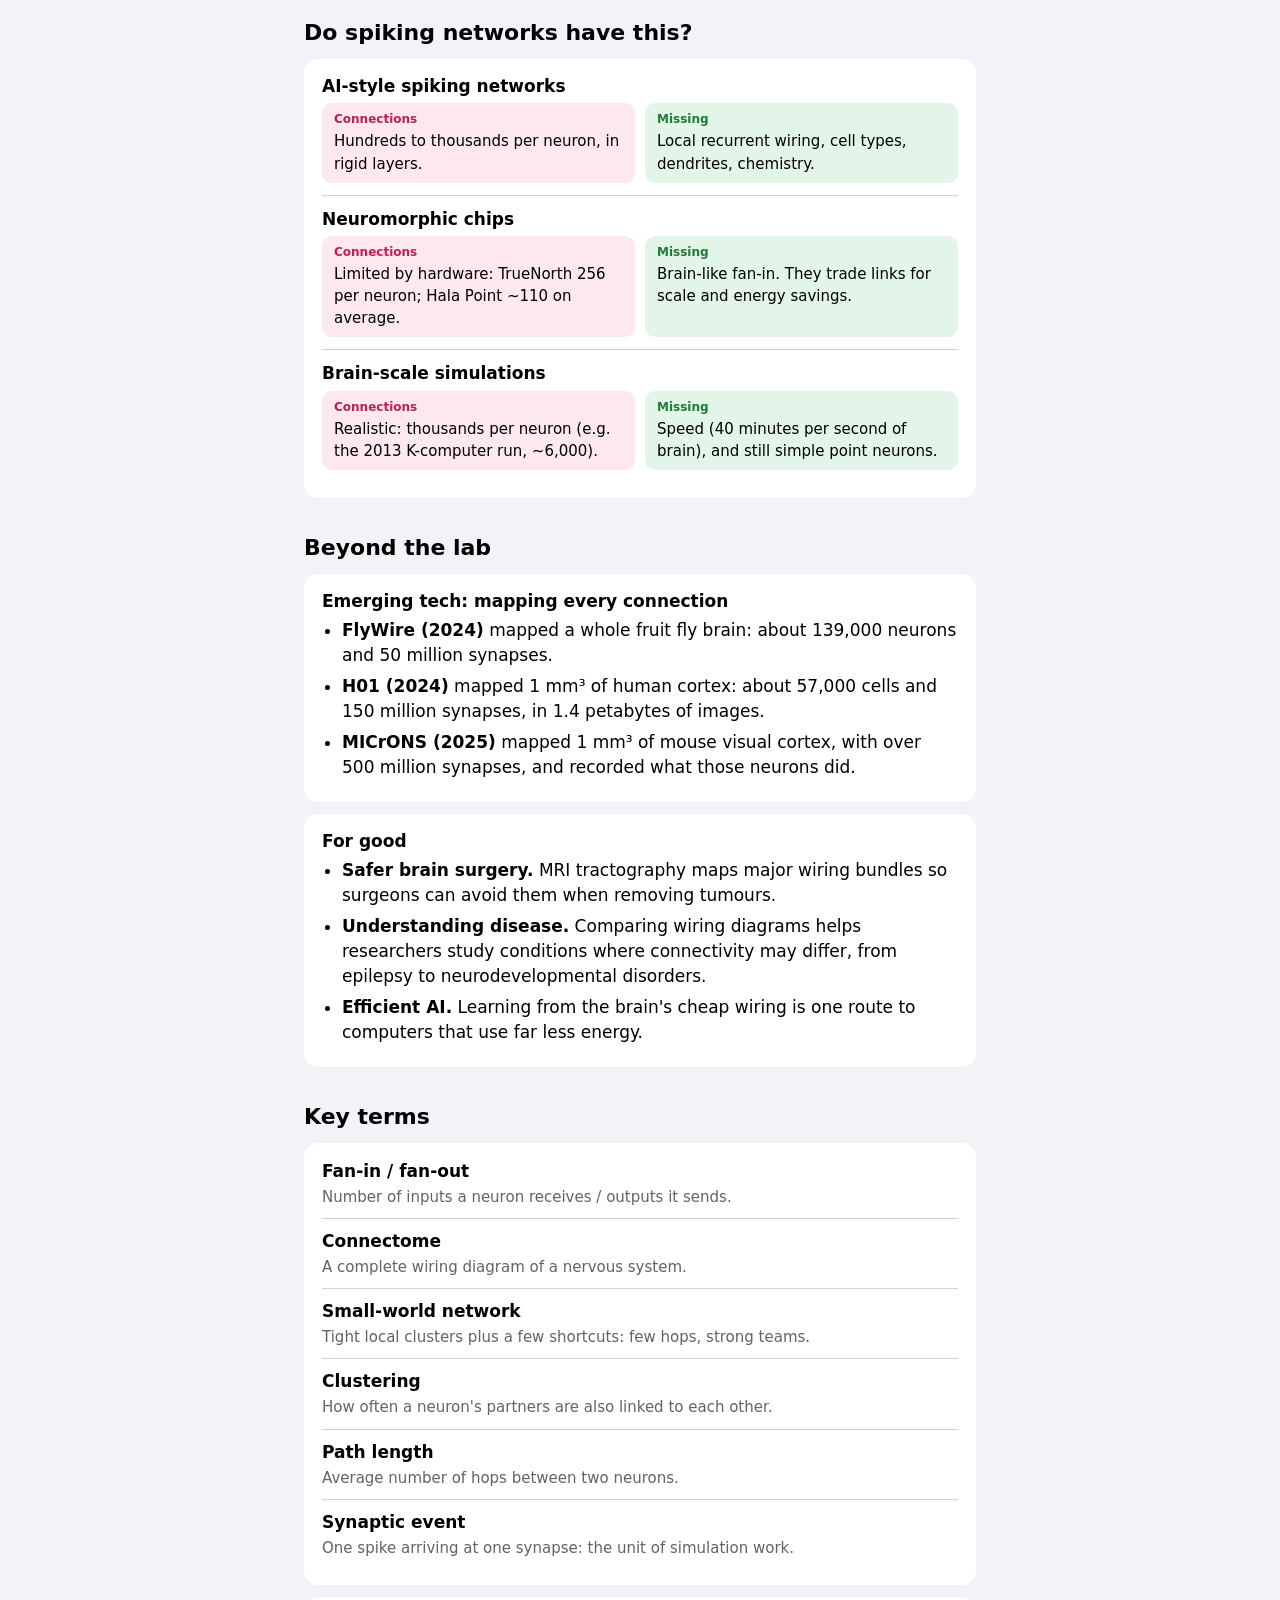
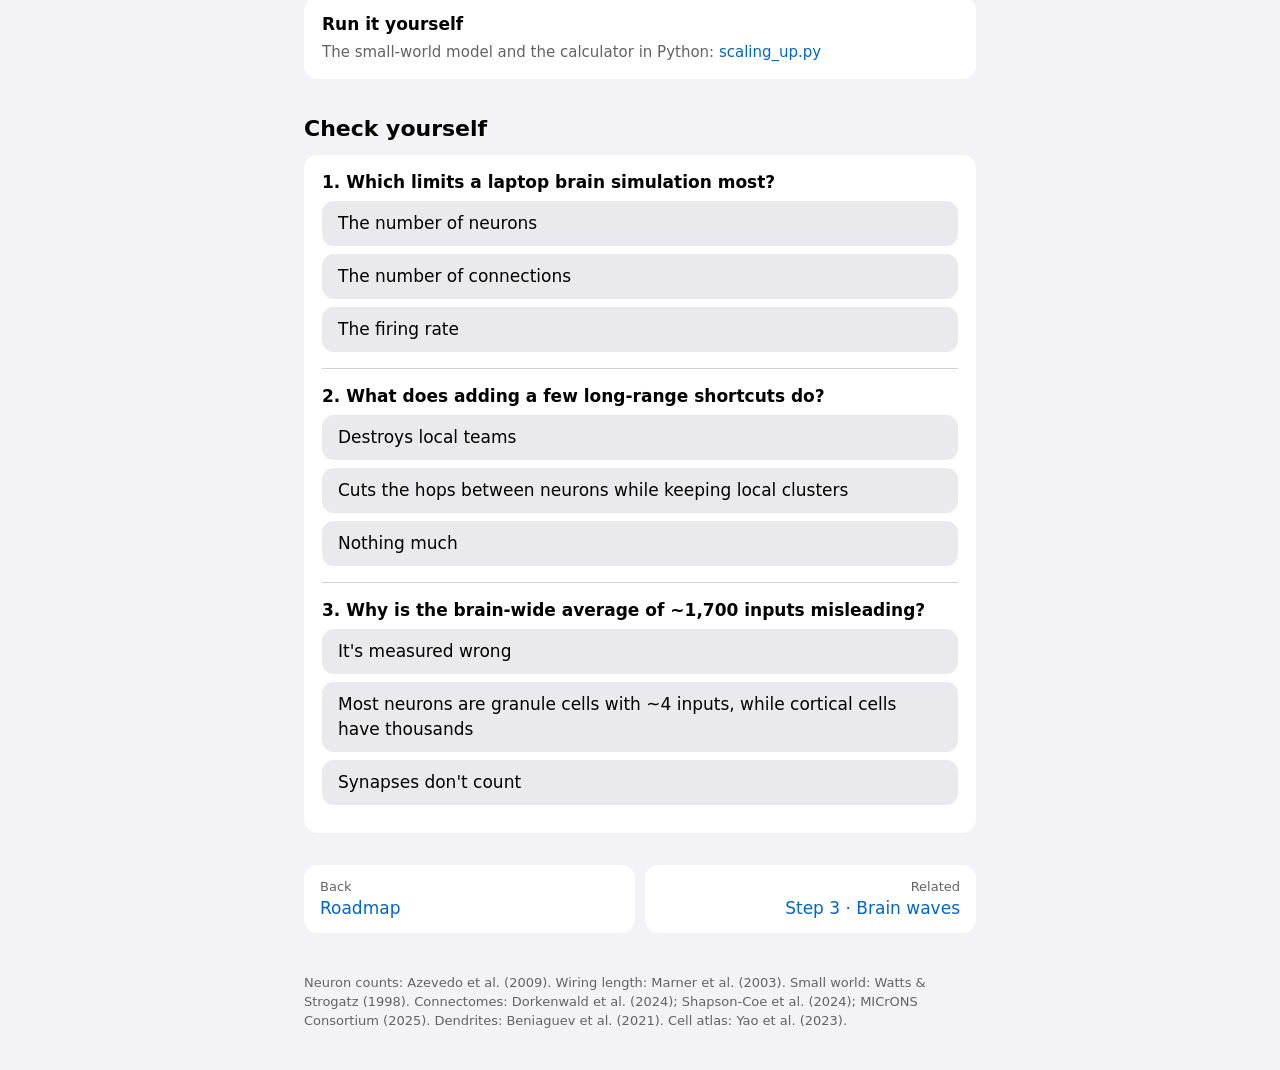
<file: steps/scaling-up.html>
<!doctype html>
<html lang="en">
<head>
<meta charset="utf-8">
<meta name="viewport" content="width=device-width, initial-scale=1, viewport-fit=cover">
<title>How connected is the brain? · Mini Brain</title>
<meta name="description" content="Side trip: how many connections each neuron has, how the brain is wired, and what it would take to simulate it.">
<meta name="theme-color" content="#f2f2f7" media="(prefers-color-scheme: light)">
<meta name="theme-color" content="#000000" media="(prefers-color-scheme: dark)">
<link rel="icon" href="data:image/svg+xml,<svg xmlns='http://www.w3.org/2000/svg' viewBox='0 0 100 100'><rect width='100' height='100' rx='22' fill='%230071e3'/><path d='M18 56h20l8-30 9 48 7-18h20' stroke='white' stroke-width='8' fill='none' stroke-linejoin='round' stroke-linecap='round'/></svg>">
<link rel="stylesheet" href="../assets/style.css?v=4">
<style>
  .kpis { display: grid; grid-template-columns: repeat(auto-fit, minmax(9.5rem, 1fr)); gap: 10px; margin-bottom: 0.75rem; }
  .kpi { background: var(--card); border-radius: 14px; padding: 0.875rem 1rem; }
  .kpi b { display: block; font-size: 1.75rem; line-height: 1.15; font-weight: 700; letter-spacing: -0.01em; font-variant-numeric: tabular-nums; }
  .kpi span { font-size: 0.8125rem; color: var(--label-2); }
  canvas.netc { width: 100%; aspect-ratio: 1; display: block; cursor: pointer; }
  .presets { display: flex; gap: 8px; flex-wrap: wrap; margin-top: 0.75rem; }
  .presets button[aria-pressed="true"] { background: var(--accent); color: #fff; }
  .hbar { display: grid; grid-template-columns: minmax(7.5rem, 11rem) minmax(0, 1fr); gap: 4px 10px; align-items: center; font-size: 0.875rem; padding: 4px 0; }
  .hbar .track { position: relative; height: 18px; }
  .hbar .fillb { position: absolute; inset: 0 auto 0 0; border-radius: 0 4px 4px 0; min-width: 3px; }
  .hbar .val { position: absolute; top: 0; font-size: 0.8125rem; font-variant-numeric: tabular-nums; color: var(--label); white-space: nowrap; line-height: 18px; padding-left: 6px; }
  .hbar .who { color: var(--label); }
  .hbar .who small { display: block; color: var(--label-2); font-size: 0.75rem; }
  .cx { display: grid; gap: 10px; grid-template-columns: repeat(auto-fit, minmax(14rem, 1fr)); }
  .cx .card { margin: 0; }
  .cx .status { font-size: 0.8125rem; font-weight: 600; color: var(--model); margin-top: 0.375rem; }
  .cx .status.no { color: var(--label-2); }
  select { font: inherit; font-size: 1rem; min-height: 44px; border-radius: 10px; border: 0; background: var(--fill); color: var(--label); padding: 0 0.75rem; width: 100%; }
  @media (max-width: 480px) { .hbar { grid-template-columns: 1fr; } }
</style>
</head>
<body>
<a class="skip" href="#main">Skip to content</a>
<header class="navbar"><div class="wrap">
  <a class="back" href="../index.html#roadmap">Roadmap</a>
  <span class="meta">Side trip</span>
</div></header>

<main class="wrap" id="main">
  <p class="eyebrow">Side trip · Scaling up</p>
  <h1>How connected is the brain?</h1>
  <p class="lede">The brain's power lives less in its neurons than in their connections. Here's how many there are, how they're arranged, and what it would take to copy them.</p>

  <div class="kpis" role="list">
    <div class="kpi" role="listitem"><b>86 billion</b><span>neurons</span></div>
    <div class="kpi" role="listitem"><b>~150 trillion</b><span>synapses (estimates: 100–1,000 trillion)</span></div>
    <div class="kpi" role="listitem"><b>~7,000</b><span>inputs to a typical cortical neuron</span></div>
    <div class="kpi" role="listitem"><b>~165,000 km</b><span>of wiring: 4× around the Earth</span></div>
    <div class="kpi" role="listitem"><b>~20 W</b><span>to run it all</span></div>
  </div>

  <div class="card">
    <h3>You'll learn</h3>
    <ul class="goals">
      <li>How many connections neurons have, and how much that varies</li>
      <li>Why “dense locally, sparse globally” wiring is so efficient</li>
      <li>Why connections, not neurons, make the brain so hard to simulate</li>
      <li>How today's spiking networks compare</li>
    </ul>
  </div>

  <h2>Not every neuron is equal</h2>
  <div class="card">
    <h3>Inputs per neuron, across brains and machines</h3>
    <p class="foot" style="margin:0 0 8px">Log scale: each gridline step is 10× more.</p>
    <div id="fanin" role="img" aria-label="Inputs per neuron, log scale, from 4 for a cerebellar granule cell to about 150,000 for a Purkinje cell"></div>
    <div class="legend"><span><i style="background:var(--real)"></i>Real neurons</span><span><i style="background:var(--model)"></i>Mini Brain</span><span><i style="background:var(--label-2)"></i>Neuromorphic chips</span></div>
    <p class="sub" style="margin-top:0.5rem">The most common neuron in your brain (the cerebellar granule cell, ~69 billion of them) has just 4 inputs, while its neighbour the Purkinje cell has ~150,000. So the brain-wide <i>average</i>, ~1,700, hides a 40,000× range.</p>
  </div>

  <h2>Demo 1 · Small-world wiring</h2>
  <p class="sub">Real neurons mostly connect to their neighbours, plus a few long-range “shortcuts”. Watch what a handful of shortcuts does.</p>
<div class="duo">
  <section class="card" aria-labelledby="d1">
    <div class="demo-head"><h3 id="d1">200 neurons on a ring</h3><span class="speed">Tap a neuron</span></div>
    <canvas class="netc" id="net" role="img" aria-label="Network of 200 neurons on a ring with their links. Tap a neuron to colour every other neuron by how many hops away it is."></canvas>
    <div class="legend" id="hoplegend"></div>
    <div class="stats">
      <span class="stat">Average hops<b id="g-L">–</b></span>
      <span class="stat">Clustering<b id="g-C">–</b></span>
      <span class="stat">Reach all from here<b id="g-max">–</b></span>
    </div>
    <div class="presets" role="group" aria-label="Wiring presets">
      <button data-p="0" aria-pressed="false">Neighbours only</button>
      <button data-p="0.05" aria-pressed="true">Brain-like</button>
      <button data-p="1" aria-pressed="false">Random</button>
    </div>
    <div class="controls">
      <div class="ctrl"><label for="g-k">Links per neuron <output for="g-k"></output></label><input type="range" id="g-k" min="2" max="20" step="2" value="10"></div>
      <div class="ctrl"><label for="g-p">Shortcuts <output for="g-p"></output></label><input type="range" id="g-p" min="0" max="100" step="1" value="5"><p class="hint">Chance each link is rewired far away</p></div>
    </div>
  </section>
  <aside class="card live-code" aria-labelledby="c1">
    <div class="demo-head"><h3 id="c1">The code</h3><span class="speed">Python · live</span></div>
    <p class="key"><span class="lv in">input</span> you control · <span class="lv out">output</span> computed now</p>
    <pre class="code" id="code1" aria-live="off"></pre>
  </aside>
</div>

  <div class="card">
    <h3>Try it</h3>
    <ol class="tasks">
      <li><span>Press <b>Neighbours only</b>, then tap a neuron.<span class="see">Messages crawl around the ring: ~10 hops on average.</span></span></li>
      <li><span>Press <b>Brain-like</b> (5% shortcuts).<span class="see">Average hops drop to ~3.5, yet neighbourhoods stay tightly knit (clustering barely falls).</span></span></li>
      <li><span>Press <b>Random</b>.<span class="see">Even fewer hops, but clustering collapses: no local teams left.</span></span></li>
    </ol>
  </div>

  <div class="card">
    <h3>Why the brain is wired this way</h3>
    <ul>
      <li><b>Local teams</b> (high clustering) can work on one job together, like a cortical column.</li>
      <li><b>A few shortcuts</b> (low hops) let distant regions share results fast.</li>
      <li><b>Wire is expensive.</b> Long axons cost space and energy, so the brain uses as few as it can. Small-world wiring gets both benefits cheaply.</li>
    </ul>
  </div>

  <h2>Demo 2 · What would it take?</h2>
  <p class="sub">Every connection needs memory to store, and every spike must be delivered to all of a neuron's targets. Pick a brain and see.</p>
<div class="duo">
  <section class="card" aria-labelledby="d2">
    <div class="demo-head"><h3 id="d2">Brain simulation calculator</h3><span class="speed">Live</span></div>
    <div class="controls" style="margin-top:0">
      <div class="ctrl"><label for="b-brain">Brain</label>
        <select id="b-brain">
          <option value="worm">C. elegans worm</option>
          <option value="fly">Fruit fly</option>
          <option value="mini">Mini Brain, Step 3</option>
          <option value="mouse">Mouse (rough estimate)</option>
          <option value="human" selected>Human</option>
        </select></div>
      <div class="ctrl"><label for="b-k">Inputs per neuron <output for="b-k"></output></label><input type="range" id="b-k" min="0" max="5.3" step="0.01"><p class="hint">Log scale: 1 to 200,000</p></div>
      <div class="ctrl"><label for="b-rate">Average firing rate <output for="b-rate"></output></label><input type="range" id="b-rate" min="0.1" max="10" step="0.1" value="1"><p class="hint">Real cortex: roughly 0.1–5 Hz</p></div>
      <div class="ctrl"><label for="b-bytes">Bytes per synapse</label>
        <select id="b-bytes"><option value="2">2 (tiny weight)</option><option value="4">4 (weight only)</option><option value="8" selected>8 (weight + target address)</option><option value="16">16 (with plasticity state)</option></select></div>
    </div>
    <p class="foot" style="margin:1rem 0 6px">Synapses that fit in each machine (log scale)</p>
    <div id="fit" role="img" aria-label="Synapses needed versus synapses that fit in a MacBook, a GPU, Intel Hala Point and the Fugaku supercomputer"></div>
    <div class="stats">
      <span class="stat">Synapses<b id="b-syn">–</b></span>
      <span class="stat">Memory<b id="b-mem">–</b></span>
      <span class="stat">Events per second<b id="b-ev">–</b></span>
      <span class="stat">1 s of brain on a laptop<b id="b-time">–</b></span>
    </div>
  </section>
  <aside class="card live-code" aria-labelledby="c2">
    <div class="demo-head"><h3 id="c2">The code</h3><span class="speed">Python · live</span></div>
    <p class="key"><span class="lv in">input</span> you control · <span class="lv out">output</span> computed now</p>
    <pre class="code" id="code2" aria-live="off"></pre>
  </aside>
</div>

  <div class="card">
    <h3>Try it</h3>
    <ol class="tasks">
      <li><span>Pick <b>Human</b>.<span class="see">About a petabyte of memory, more than a top GPU by ~15,000×, and over a year of laptop time per second of thought.</span></span></li>
      <li><span>Drag inputs per neuron down to 100.<span class="see">Memory shrinks 17×. Connections, not neurons, are the wall.</span></span></li>
      <li><span>Pick <b>Fruit fly</b>.<span class="see">It fits on a laptop, which is why Step 11 can load a real fly brain.</span></span></li>
    </ol>
  </div>

  <h2>More than connections</h2>
  <p class="sub">Even with the right number of links, a real brain has layers of complexity that most models leave out.</p>
  <div class="cx">
    <div class="card"><h3>Dendrites compute</h3><p class="sub">One cortical neuron's branches behave like a small multi-layer network (a 2021 study needed 5–8 layers to mimic one).</p><p class="status no">Mini Brain: single points</p></div>
    <div class="card"><h3>Thousands of cell types</h3><p class="sub">A 2023 atlas of the mouse brain found over 5,000 genetically distinct cell types.</p><p class="status no">Mini Brain: 2 (excitatory, inhibitory)</p></div>
    <div class="card"><h3>Chemical moods</h3><p class="sub">Dopamine, serotonin and others reshape whole circuits within seconds.</p><p class="status">Mini Brain: coming in Step 7</p></div>
    <div class="card"><h3>Unreliable synapses</h3><p class="sub">Many synapses fail to release on 50–90% of spikes, and that may help the brain learn.</p><p class="status no">Mini Brain: always reliable</p></div>
    <div class="card"><h3>Travel delays</h3><p class="sub">Spikes take from under 1 ms to tens of ms to arrive, and timing shapes rhythms.</p><p class="status no">Mini Brain: instant</p></div>
    <div class="card"><h3>Glia</h3><p class="sub">About as many glial cells as neurons. They feed, insulate, and even tune synapses.</p><p class="status no">Mini Brain: none</p></div>
    <div class="card"><h3>Learning at every timescale</h3><p class="sub">From milliseconds (short-term changes) to years (structural growth).</p><p class="status">Mini Brain: STDP in Step 2</p></div>
    <div class="card"><h3>Growth and pruning</h3><p class="sub">Synapses peak in early childhood, then up to half are pruned in some regions by adulthood.</p><p class="status no">Mini Brain: fixed wiring</p></div>
  </div>

  <h2>Do spiking networks have this?</h2>
  <div class="card vs">
    <div class="item"><h3>AI-style spiking networks</h3><div class="pair"><div class="r"><span>Connections</span>Hundreds to thousands per neuron, in rigid layers.</div><div class="m"><span>Missing</span>Local recurrent wiring, cell types, dendrites, chemistry.</div></div></div>
    <div class="item"><h3>Neuromorphic chips</h3><div class="pair"><div class="r"><span>Connections</span>Limited by hardware: TrueNorth 256 per neuron; Hala Point ~110 on average.</div><div class="m"><span>Missing</span>Brain-like fan-in. They trade links for scale and energy savings.</div></div></div>
    <div class="item"><h3>Brain-scale simulations</h3><div class="pair"><div class="r"><span>Connections</span>Realistic: thousands per neuron (e.g. the 2013 K-computer run, ~6,000).</div><div class="m"><span>Missing</span>Speed (40 minutes per second of brain), and still simple point neurons.</div></div></div>
  </div>

  <h2>Beyond the lab</h2>
  <div class="card">
    <h3>Emerging tech: mapping every connection</h3>
    <ul>
      <li><b>FlyWire (2024)</b> mapped a whole fruit fly brain: about 139,000 neurons and 50 million synapses.</li>
      <li><b>H01 (2024)</b> mapped 1 mm³ of human cortex: about 57,000 cells and 150 million synapses, in 1.4 petabytes of images.</li>
      <li><b>MICrONS (2025)</b> mapped 1 mm³ of mouse visual cortex, with over 500 million synapses, and recorded what those neurons did.</li>
    </ul>
  </div>
  <div class="card">
    <h3>For good</h3>
    <ul>
      <li><b>Safer brain surgery.</b> MRI tractography maps major wiring bundles so surgeons can avoid them when removing tumours.</li>
      <li><b>Understanding disease.</b> Comparing wiring diagrams helps researchers study conditions where connectivity may differ, from epilepsy to neurodevelopmental disorders.</li>
      <li><b>Efficient AI.</b> Learning from the brain's cheap wiring is one route to computers that use far less energy.</li>
    </ul>
  </div>

  <h2>Key terms</h2>
  <div class="card">
    <dl class="terms">
      <div><dt>Fan-in / fan-out</dt><dd>Number of inputs a neuron receives / outputs it sends.</dd></div>
      <div><dt>Connectome</dt><dd>A complete wiring diagram of a nervous system.</dd></div>
      <div><dt>Small-world network</dt><dd>Tight local clusters plus a few shortcuts: few hops, strong teams.</dd></div>
      <div><dt>Clustering</dt><dd>How often a neuron's partners are also linked to each other.</dd></div>
      <div><dt>Path length</dt><dd>Average number of hops between two neurons.</dd></div>
      <div><dt>Synaptic event</dt><dd>One spike arriving at one synapse: the unit of simulation work.</dd></div>
    </dl>
  </div>

  <div class="card">
    <h3>Run it yourself</h3>
    <p class="sub">The small-world model and the calculator in Python: <a href="https://github.com/cweekiat/mini-brain/blob/main/python/scaling_up.py">scaling_up.py</a></p>
  </div>

  <h2>Check yourself</h2>
  <div class="card" id="quiz"></div>

  <nav class="pager" aria-label="Pages">
    <a href="../index.html#roadmap"><small>Back</small>Roadmap</a>
    <a class="next" href="03-brain-waves.html"><small>Related</small>Step 3 · Brain waves</a>
  </nav>
</main>

<footer><div class="wrap foot">Neuron counts: Azevedo et al. (2009). Wiring length: Marner et al. (2003). Small world: Watts &amp; Strogatz (1998). Connectomes: Dorkenwald et al. (2024); Shapson-Coe et al. (2024); MICrONS Consortium (2025). Dendrites: Beniaguev et al. (2021). Cell atlas: Yao et al. (2023).</div></footer>

<script type="module">
import { smallWorld, hopsFrom, metrics } from "../assets/sim/graph.js";
import { slider, fitCanvas, css } from "../assets/plot.js";
import { C, K, IN, OUT, paint } from "../assets/livecode.js";

const $ = (id) => document.getElementById(id);
const fmt = (x) => { // 1,234 · 1.2 million · 3.4 billion · 5.6 trillion …
  const u = [[1e15, " quadrillion"], [1e12, " trillion"], [1e9, " billion"], [1e6, " million"]];
  for (const [v, n] of u) if (x >= v) return (x / v).toFixed(x / v < 10 ? 1 : 0) + n;
  return Math.round(x).toLocaleString();
};
const bytes = (b) => { const u = [[1e15, " PB"], [1e12, " TB"], [1e9, " GB"], [1e6, " MB"], [1e3, " KB"]]; for (const [v, n] of u) if (b >= v) return (b / v).toFixed(b / v < 10 ? 1 : 0) + n; return b + " B"; };
const dur = (s) => { if (s < 1) return (s * 1000).toFixed(0) + " ms"; if (s < 60) return s.toFixed(1) + " s"; if (s < 3600) return (s / 60).toFixed(0) + " min"; if (s < 86400) return (s / 3600).toFixed(1) + " h"; if (s < 3.15e7) return (s / 86400).toFixed(0) + " days"; return (s / 3.15e7).toFixed(1) + " years"; };

// Log-scale horizontal bars
function bars(el, rows, { min = 1, max, labelFn = fmt } = {}) {
  const lo = Math.log10(min), hi = Math.log10(max);
  el.innerHTML = rows.map((r) => {
    const w = Math.max(0.5, ((Math.log10(Math.max(r.v, min)) - lo) / (hi - lo)) * 78); // leave room for the label
    return `<div class="hbar"><span class="who">${r.name}${r.note ? `<small>${r.note}</small>` : ""}</span>
      <span class="track"><span class="fillb" style="width:${w}%;background:${r.color}"></span><span class="val" style="left:${w}%">${labelFn(r.v)}</span></span></div>`;
  }).join("");
}

// ── Fan-in chart ─────────────────────────────────────────────────────
const REAL = "var(--real)", MINI = "var(--model)", CHIP = "var(--label-2)";
bars($("fanin"), [
  { name: "Cerebellar granule cell", note: "most common neuron", v: 4, color: REAL },
  { name: "C. elegans neuron", note: "average", v: 23, color: REAL },
  { name: "Mini Brain, Step 3", v: 100, color: MINI },
  { name: "Hala Point chip", note: "average", v: 111, color: CHIP },
  { name: "TrueNorth chip", note: "maximum", v: 256, color: CHIP },
  { name: "Fruit fly neuron", note: "average", v: 390, color: REAL },
  { name: "Mini Brain, Step 4", v: 399, color: MINI },
  { name: "Human brain", note: "average over all neurons", v: 1700, color: REAL },
  { name: "Cortical pyramidal cell", note: "typical", v: 7000, color: REAL },
  { name: "Hippocampal CA1 cell", v: 30000, color: REAL },
  { name: "Purkinje cell", note: "most connected", v: 150000, color: REAL },
], { min: 1, max: 300000 });

// ── Demo 1: small world ──────────────────────────────────────────────
const N1 = 200;
const g = { K: 10, p: 0.05, adj: null, m: null, src: 0, hops: null };
function rebuild() {
  g.adj = smallWorld(N1, g.K, g.p, 1); g.m = metrics(g.adj); g.hops = hopsFrom(g.adj, g.src);
  $("g-L").textContent = g.m.L.toFixed(1); $("g-C").textContent = g.m.C.toFixed(2);
  $("g-max").textContent = Math.max(...g.hops) + " hops";
  document.querySelectorAll(".presets button").forEach((b) => b.setAttribute("aria-pressed", Math.abs(+b.dataset.p - g.p) < 1e-9 && g.K === 10 ? "true" : "false"));
  draw1(); code1();
}
const HOPC = ["--real", "--na", "--model", "--accent", "--k", "--label-2"];
function draw1() {
  const cv = $("net"), size = cv.clientWidth || 300, { ctx } = fitCanvas(cv, size);
  const c = size / 2, R = size * 0.44, xy = (i) => [c + R * Math.cos((2 * Math.PI * i) / N1 - Math.PI / 2), c + R * Math.sin((2 * Math.PI * i) / N1 - Math.PI / 2)];
  ctx.clearRect(0, 0, size, size);
  ctx.strokeStyle = css("--sep"); ctx.lineWidth = 0.6; ctx.globalAlpha = 0.6; ctx.beginPath();
  g.adj.forEach((nb, i) => nb.forEach((j) => { if (j > i) { const [a, b] = xy(i), [d, e] = xy(j); ctx.moveTo(a, b); ctx.lineTo(d, e); } }));
  ctx.stroke(); ctx.globalAlpha = 1;
  ctx.strokeStyle = css("--real"); ctx.lineWidth = 1.5; ctx.beginPath(); // links of the chosen neuron
  for (const j of g.adj[g.src]) { const [a, b] = xy(g.src), [d, e] = xy(j); ctx.moveTo(a, b); ctx.lineTo(d, e); }
  ctx.stroke();
  for (let i = 0; i < N1; i++) {
    const [x, y] = xy(i), h = g.hops[i];
    ctx.fillStyle = css(HOPC[Math.min(h, HOPC.length - 1)]);
    ctx.beginPath(); ctx.arc(x, y, i === g.src ? 6 : 3.2, 0, 7); ctx.fill();
  }
  const maxH = Math.max(...g.hops);
  $("hoplegend").innerHTML = Array.from({ length: Math.min(maxH + 1, HOPC.length) }, (_, h) =>
    `<span><i style="background:var(${HOPC[h]});height:8px;width:8px;border-radius:50%"></i>${h === 0 ? "chosen" : h === HOPC.length - 1 ? h + "+ hops" : h + (h === 1 ? " hop" : " hops")}</span>`).join("");
}
$("net").addEventListener("click", (e) => {
  const r = $("net").getBoundingClientRect(), x = e.clientX - r.left - r.width / 2, y = e.clientY - r.top - r.height / 2;
  const a = Math.atan2(y, x) + Math.PI / 2;
  g.src = ((Math.round((a / (2 * Math.PI)) * N1) % N1) + N1) % N1; g.hops = hopsFrom(g.adj, g.src);
  $("g-max").textContent = Math.max(...g.hops) + " hops"; draw1(); code1();
});
slider("g-k", (v) => v, (v) => { g.K = v; if (g.adj) rebuild(); });
slider("g-p", (v) => v + "%", (v) => { g.p = v / 100; if (g.adj) rebuild(); });
document.querySelector(".presets").addEventListener("click", (e) => {
  const b = e.target.closest("button[data-p]"); if (!b) return;
  $("g-k").value = 10; $("g-k").dispatchEvent(new Event("input"));
  $("g-p").value = Math.round(+b.dataset.p * 100); $("g-p").dispatchEvent(new Event("input"));
});
function code1() {
  paint("code1", [
    C("# inputs: the sliders"),
    `N = 200; K = ${IN(g.K)}; p = ${IN(g.p.toFixed(2))}`,
    "",
    C("# 1. ring: link each neuron to its"),
    C("#    K nearest neighbours"),
    `edges = [(i, (i + d) % N) ${K("for")} i ${K("in")}`,
    `    range(N) ${K("for")} d ${K("in")} range(1, K//2 + 1)]`,
    C("# 2. rewire each link with chance p"),
    C("#    to a random neuron (no self-links,"),
    C("#    no duplicates); links are two-way"),
    `${K("for")} i, j ${K("in")} edges:`,
    `    ${K("if")} rng.random() &lt; p:`,
    "        j = random_new_partner(i)",
    "    link(i, j)",
    "",
    C("# 3. hops from neuron s: breadth-"),
    C("#    first search, one ring at a time"),
    `hops = bfs(adj, s=${IN(g.src)})`,
    `${C("# → farthest:")} ${OUT(Math.max(...g.hops) + " hops")}`,
    "L = mean(hops over all pairs)",
    `${C("# →")} ${OUT(g.m.L.toFixed(2))}`,
    C("# clustering: share of a neuron's"),
    C("# partner pairs that are linked"),
    `${C("# → C =")} ${OUT(g.m.C.toFixed(3))}`,
  ]);
}
rebuild();

// ── Demo 2: calculator ───────────────────────────────────────────────
// N = neurons, S = synapses. Measured speed of this site's own simulator (one core,
// plain JavaScript, Step 3 network): ~11 million synaptic events/s and ~34 million
// neuron updates/s at dt = 0.1 ms.
const BRAINS = {
  worm: { N: 302, S: 7000 }, fly: { N: 139255, S: 54.5e6 }, mini: { N: 1000, S: 99900 },
  mouse: { N: 7.1e7, S: 1e11 }, human: { N: 8.6e10, S: 1.5e14 },
};
const EV_PER_S = 11e6, UPD_PER_S = 34e6, STEPS_PER_S = 10000;
const MACHINES = [
  { name: "MacBook (24 GB)", bytes: 24e9 },
  { name: "Top GPU (80 GB)", bytes: 80e9 },
  { name: "Intel Hala Point", note: "neuromorphic, 2024", syn: 128e9 },
  { name: "Fugaku supercomputer", note: "~4.85 PB", bytes: 4.85e15 },
];
const b = { brain: "human", N: 8.6e10, K: 1744, rate: 1, B: 8 };
function setBrain(key) { const x = BRAINS[key]; b.brain = key; b.N = x.N; b.K = x.S / x.N; $("b-k").value = Math.log10(b.K).toFixed(2); $("b-k").dispatchEvent(new Event("input")); }
$("b-brain").onchange = (e) => setBrain(e.target.value);
$("b-bytes").onchange = (e) => { b.B = +e.target.value; update2(); };
slider("b-k", (v) => Math.round(10 ** v).toLocaleString(), (v) => { b.K = 10 ** v; update2(); });
slider("b-rate", (v) => v.toFixed(1) + " Hz", (v) => { b.rate = v; update2(); });
function calc() {
  const syn = b.N * b.K, mem = syn * b.B, ev = b.N * b.rate * b.K;
  const time = ev / EV_PER_S + (b.N * STEPS_PER_S) / UPD_PER_S;
  return { syn, mem, ev, time };
}
function update2() {
  const r = calc();
  $("b-syn").textContent = fmt(r.syn); $("b-mem").textContent = bytes(r.mem);
  $("b-ev").textContent = fmt(r.ev); $("b-time").textContent = dur(r.time);
  const rows = MACHINES.map((m) => ({ name: m.name, note: m.note, v: m.syn ?? m.bytes / b.B, color: CHIP }));
  rows.push({ name: "Your chosen brain", note: "synapses needed", v: r.syn, color: REAL });
  bars($("fit"), rows, { min: 1e3, max: 1e16 });
  code2(r);
}
function code2(r) {
  const fitN = (24e9 / b.B) / b.K;
  paint("code2", [
    C("# inputs"),
    `N = ${IN(fmt(b.N))}  ${C("# neurons")}`,
    `K = ${IN(Math.round(b.K).toLocaleString())}  ${C("# inputs per neuron")}`,
    `rate = ${IN(b.rate.toFixed(1))}  ${C("# spikes/s per neuron")}`,
    `B = ${IN(b.B)}  ${C("# bytes per synapse")}`,
    "",
    "synapses = N * K",
    `${C("# →")} ${OUT(fmt(r.syn))}`,
    "memory = synapses * B",
    `${C("# →")} ${OUT(bytes(r.mem))}`,
    "events = N * rate * K  " + C("# per s"),
    `${C("# →")} ${OUT(fmt(r.ev))}`,
    "",
    C("# laptop speed measured on this"),
    C("# site's simulator (1 core, JS):"),
    "EV, UPD = 11e6, 34e6  " + C("# per s"),
    "steps = 10_000  " + C("# dt = 0.1 ms"),
    "t = events / EV + N * steps / UPD",
    `${C("# → 1 s of brain:")} ${OUT(dur(r.time))}`,
    "",
    "fits = 24e9 / B / K  " + C("# MacBook"),
    `${C("# →")} ${OUT(fmt(fitN) + " neurons")}`,
  ]);
}
setBrain("human");
addEventListener("resize", draw1);
matchMedia("(prefers-color-scheme: dark)").addEventListener("change", draw1);

// ── Quiz ─────────────────────────────────────────────────────────────
const QUIZ = [
  { q: "Which limits a laptop brain simulation most?", o: ["The number of neurons", "The number of connections", "The firing rate"], a: 1,
    why: "Each neuron has thousands of synapses to store and update. Memory scales with N × K." },
  { q: "What does adding a few long-range shortcuts do?", o: ["Destroys local teams", "Cuts the hops between neurons while keeping local clusters", "Nothing much"], a: 1,
    why: "That's the small-world effect: 5% shortcuts cut average hops by about two-thirds." },
  { q: "Why is the brain-wide average of ~1,700 inputs misleading?", o: ["It's measured wrong", "Most neurons are granule cells with ~4 inputs, while cortical cells have thousands", "Synapses don't count"], a: 1,
    why: "69 of the 86 billion neurons are tiny cerebellar granule cells, which drag the average down." },
];
$("quiz").innerHTML = QUIZ.map((x, i) => `
  <div class="q" role="group" aria-labelledby="q${i}"><h3 id="q${i}">${i + 1}. ${x.q}</h3>
  <div class="opts">${x.o.map((o, j) => `<button data-q="${i}" data-o="${j}">${o}</button>`).join("")}</div>
  <p class="why" id="why-${i}" aria-live="polite"></p></div>`).join("");
$("quiz").addEventListener("click", (e) => {
  const bt = e.target.closest("button[data-q]"); if (!bt) return;
  const x = QUIZ[+bt.dataset.q], right = +bt.dataset.o === x.a;
  bt.parentElement.querySelectorAll("button").forEach((o) => o.classList.remove("right", "wrong"));
  bt.classList.add(right ? "right" : "wrong");
  $("why-" + bt.dataset.q).textContent = (right ? "✓ Correct. " : "✕ Not quite. ") + x.why;
});
</script>
</body>
</html>
</file>
<file: assets/style.css>
/* Mini Brain: styles follow Apple's Human Interface Guidelines, translated to the web.
   Type scale = iOS Dynamic Type (Large). Colours = iOS semantic colours, darkened where
   needed so all text reaches 4.5:1. Sizes are in rem so browser text zoom works. */

:root {
  --bg: #f2f2f7;            /* systemGroupedBackground */
  --card: #ffffff;          /* secondarySystemGroupedBackground */
  --fill: #e9e9ee;          /* tertiary fill for chips, tracks */
  --label: #000000;
  --label-2: #636366;       /* secondary text: 5.4:1 on bg */
  --sep: #d1d1d6;
  --grid: #e5e5ea;
  --accent: #0071e3;        /* fills: white text 4.7:1 */
  --link: #0066cc;          /* text links: 5.6:1 */
  --real: #c21e56;          /* "real brain" (pink) */
  --real-bg: #fde8ef;
  --model: #1f7a35;         /* "our model" (green) */
  --model-bg: #e3f5e8;
  --na: #c93400;            /* sodium */
  --k: #5856d6;             /* potassium */
  --note-bg: #fff4e0;
  --in-bg: #e3effc;
  --note: #7a4a00;
  --bar: rgba(242, 242, 247, 0.8);
  color-scheme: light;
}
@media (prefers-color-scheme: dark) {
  :root:not([data-theme="light"]) {
    --bg: #000000; --card: #1c1c1e; --fill: #2c2c2e; --label: #ffffff; --label-2: #98989f;
    --sep: #38383a; --grid: #2c2c2e; --accent: #0a6fdc; --link: #2997ff; --real: #ff6482;
    --real-bg: #3d1422; --model: #30d158; --model-bg: #0e2e18; --na: #ff9f0a; --k: #8e8cff;
    --note-bg: #2e2208; --note: #ffd479; --in-bg: #0c2a4a; --bar: rgba(0, 0, 0, 0.75); color-scheme: dark;
  }
}
:root[data-theme="dark"] {
  --bg: #000000; --card: #1c1c1e; --fill: #2c2c2e; --label: #ffffff; --label-2: #98989f;
  --sep: #38383a; --grid: #2c2c2e; --accent: #0a6fdc; --link: #2997ff; --real: #ff6482;
  --real-bg: #3d1422; --model: #30d158; --model-bg: #0e2e18; --na: #ff9f0a; --k: #8e8cff;
  --note-bg: #2e2208; --note: #ffd479; --in-bg: #0c2a4a; --bar: rgba(0, 0, 0, 0.75); color-scheme: dark;
}
@media (prefers-contrast: more) {
  :root { --label-2: #3a3a3c; --sep: #8e8e93; --grid: #c7c7cc; }
  @media (prefers-color-scheme: dark) { :root:not([data-theme="light"]) { --label-2: #d1d1d6; --sep: #8e8e93; --grid: #48484a; } }
}

/* ── Base ───────────────────────────────────────────────── */
* { box-sizing: border-box; }
html { -webkit-text-size-adjust: 100%; }
body {
  margin: 0; background: var(--bg); color: var(--label);
  font-family: -apple-system, BlinkMacSystemFont, system-ui, "Segoe UI", Roboto, "Helvetica Neue", Arial, sans-serif;
  font-size: 1.0625rem; line-height: 1.4706; /* Body 17/25 */
  -webkit-font-smoothing: antialiased;
}
a { color: var(--link); text-decoration: none; }
a:hover { text-decoration: underline; }
:focus-visible { outline: 3px solid var(--accent); outline-offset: 2px; border-radius: 6px; }
p { margin: 0 0 0.75rem; }
ul, ol { margin: 0 0 0.75rem; padding-left: 1.25rem; }
li { margin-bottom: 0.375rem; }
b, strong { font-weight: 600; }
code { font-family: ui-monospace, "SF Mono", Menlo, monospace; font-size: 0.88em; background: var(--fill); padding: 0.05em 0.35em; border-radius: 5px; }
.skip { position: absolute; left: -999px; }
.skip:focus { left: 16px; top: 8px; z-index: 10; background: var(--card); padding: 8px 12px; }

.wrap { max-width: 44rem; margin: 0 auto; padding: 0 max(16px, env(safe-area-inset-left)); }

/* ── Navigation bar (translucent, like a UINavigationBar) ── */
.navbar {
  position: sticky; top: 0; z-index: 5; background: var(--bar);
  -webkit-backdrop-filter: saturate(180%) blur(20px); backdrop-filter: saturate(180%) blur(20px);
  border-bottom: 0.5px solid var(--sep); padding-top: env(safe-area-inset-top);
}
@media (prefers-reduced-transparency: reduce) { .navbar { background: var(--bg); -webkit-backdrop-filter: none; backdrop-filter: none; } }
.navbar .wrap { display: flex; align-items: center; justify-content: space-between; min-height: 44px; gap: 12px; }
.navbar a, .navbar span { display: inline-flex; align-items: center; min-height: 44px; font-size: 1.0625rem; }
.navbar .back::before { content: "‹"; font-size: 1.75rem; line-height: 1; margin: -3px 6px 0 -2px; }
.navbar .title { font-weight: 600; color: var(--label); }
.navbar .meta { color: var(--label-2); font-size: 0.9375rem; }

/* ── Type scale (iOS Dynamic Type) ───────────────────────── */
.eyebrow { font-size: 0.8125rem; font-weight: 600; color: var(--label-2); margin: 2rem 0 0.25rem; }
h1 { font-size: 2.125rem; line-height: 1.2; font-weight: 700; letter-spacing: -0.02em; margin: 0 0 0.5rem; } /* Large Title 34 */
h2 { font-size: 1.375rem; line-height: 1.27; font-weight: 700; margin: 2.25rem 0 0.75rem; }                    /* Title 2 22 */
h3 { font-size: 1.0625rem; line-height: 1.3; font-weight: 600; margin: 0 0 0.375rem; }                        /* Headline 17 */
.lede { font-size: 1.25rem; line-height: 1.35; color: var(--label-2); margin-bottom: 1.25rem; }               /* Title 3 20 */
.sub { font-size: 0.9375rem; color: var(--label-2); }                                                          /* Subhead 15 */
.foot { font-size: 0.8125rem; color: var(--label-2); }                                                         /* Footnote 13 */
.first { margin-top: 1.5rem; }

/* ── Cards and grouped lists ─────────────────────────────── */
.card { background: var(--card); border-radius: 14px; padding: 1rem 1.125rem; margin-bottom: 0.75rem; }
.card > :last-child { margin-bottom: 0; }
.group { background: var(--card); border-radius: 14px; overflow: hidden; margin-bottom: 0.75rem; }
.group-title { font-size: 0.8125rem; color: var(--label-2); margin: 1.25rem 0 0.375rem 1rem; text-transform: uppercase; letter-spacing: 0.02em; }
.row { display: flex; align-items: center; gap: 12px; min-height: 44px; padding: 0.625rem 1rem; color: var(--label); position: relative; }
.row + .row::before { content: ""; position: absolute; top: 0; left: 3.75rem; right: 0; border-top: 0.5px solid var(--sep); }
a.row:hover { text-decoration: none; background: var(--fill); }
.row .num { flex: none; width: 2rem; height: 2rem; border-radius: 50%; display: grid; place-items: center; font-weight: 600; font-size: 0.9375rem; background: var(--fill); color: var(--label-2); }
.row.ready .num { background: var(--accent); color: #fff; }
.row.done .num { background: var(--model); color: #fff; }
.row .txt { flex: 1; min-width: 0; }
.row .txt .sub { display: block; }
.row .end { color: var(--label-2); font-size: 0.9375rem; white-space: nowrap; }
a.row .end::after { content: "›"; margin-left: 8px; font-size: 1.25rem; color: var(--sep); }

.note { background: var(--note-bg); color: var(--note); border-radius: 14px; padding: 0.875rem 1rem; margin-bottom: 0.75rem; font-size: 0.9375rem; }
.note b { color: inherit; }
.idea { font-size: 1.1875rem; line-height: 1.42; }

/* Goals list ("You'll learn") */
.goals { list-style: none; padding: 0; margin: 0; }
.goals li { display: flex; gap: 10px; margin-bottom: 0.5rem; }
.goals li::before { content: "✓"; color: var(--model); font-weight: 700; }

/* Key terms */
dl.terms { margin: 0; }
dl.terms div { padding: 0.625rem 0; border-top: 0.5px solid var(--sep); }
dl.terms div:first-child { border-top: 0; padding-top: 0; }
dl.terms dt { font-weight: 600; }
dl.terms dd { margin: 0.125rem 0 0; color: var(--label-2); font-size: 0.9375rem; }

/* Real vs model comparison rows */
.vs { display: grid; gap: 0; }
.vs .item { padding: 0.75rem 0; border-top: 0.5px solid var(--sep); }
.vs .item:first-child { border-top: 0; padding-top: 0; }
.vs .item h3 { margin-bottom: 0.375rem; }
.vs .pair { display: grid; grid-template-columns: 1fr 1fr; gap: 10px; font-size: 0.9375rem; }
.vs .pair > div { border-radius: 10px; padding: 0.5rem 0.75rem; }
.vs .pair .r { background: var(--real-bg); }
.vs .pair .m { background: var(--model-bg); }
.vs .pair span { display: block; font-size: 0.75rem; font-weight: 700; margin-bottom: 2px; }
.vs .pair .r span { color: var(--real); }
.vs .pair .m span { color: var(--model); }
@media (max-width: 420px) { .vs .pair { grid-template-columns: 1fr; } }

.tag { display: inline-block; font-size: 0.75rem; font-weight: 700; padding: 2px 8px; border-radius: 999px; }
.tag.real { background: var(--real-bg); color: var(--real); }
.tag.model { background: var(--model-bg); color: var(--model); }

/* ── Demos ───────────────────────────────────────────────── */
.demo-head { display: flex; justify-content: space-between; align-items: baseline; gap: 8px; flex-wrap: wrap; margin-bottom: 0.5rem; }
.speed { font-size: 0.8125rem; color: var(--label-2); }
canvas.plot { width: 100%; display: block; border-radius: 10px; background: var(--bg); }
.legend { display: flex; gap: 6px 14px; flex-wrap: wrap; font-size: 0.8125rem; color: var(--label-2); margin: 0.5rem 0; }
.legend i { display: inline-block; width: 14px; height: 3px; border-radius: 2px; vertical-align: 0.2em; margin-right: 6px; }
.legend i.dash { background: repeating-linear-gradient(90deg, var(--real) 0 4px, transparent 4px 7px) !important; }
.stats { display: flex; gap: 8px; flex-wrap: wrap; margin: 0.5rem 0 0.25rem; }
.stat { background: var(--fill); border-radius: 10px; padding: 0.375rem 0.75rem; font-size: 0.8125rem; color: var(--label-2); }
.stat b { display: block; font-size: 1.0625rem; color: var(--label); font-variant-numeric: tabular-nums; }

.controls { display: grid; gap: 0.25rem 1.5rem; grid-template-columns: repeat(auto-fit, minmax(14rem, 1fr)); margin-top: 0.75rem; }
.ctrl label { display: flex; justify-content: space-between; gap: 8px; font-size: 0.9375rem; }
.ctrl output { color: var(--label-2); font-variant-numeric: tabular-nums; }
.ctrl .hint { font-size: 0.8125rem; color: var(--label-2); margin-top: -4px; }
input[type="range"] { width: 100%; height: 44px; margin: 0; accent-color: var(--accent); cursor: pointer; }
.toggle { display: flex; align-items: center; gap: 10px; min-height: 44px; font-size: 0.9375rem; cursor: pointer; }
.toggle input { width: 22px; height: 22px; accent-color: var(--accent); flex: none; }

.btns { display: flex; gap: 8px; flex-wrap: wrap; margin-top: 0.75rem; }
button {
  font: inherit; font-size: 1.0625rem; font-weight: 600; min-height: 44px; padding: 0 1.125rem;
  border-radius: 12px; border: 0; background: var(--fill); color: var(--link); cursor: pointer;
}
button.primary, a.cta { background: var(--accent); color: #fff; }
a.cta { display: inline-flex; align-items: center; min-height: 50px; padding: 0 1.5rem; border-radius: 14px; font-weight: 600; }
a.cta:hover { text-decoration: none; opacity: 0.85; }
button:active { opacity: 0.6; }

/* Disclosure ("Go deeper") */
details { background: var(--card); border-radius: 14px; margin-bottom: 0.75rem; }
details summary { list-style: none; cursor: pointer; min-height: 44px; padding: 0.75rem 1rem; font-weight: 600; display: flex; justify-content: space-between; align-items: center; }
details summary::-webkit-details-marker { display: none; }
details summary::after { content: "›"; font-size: 1.375rem; color: var(--label-2); transition: transform 0.2s; }
details[open] summary::after { transform: rotate(90deg); }
details .inner { padding: 0 1rem 1rem; }
pre { background: var(--fill); border-radius: 10px; padding: 0.75rem; overflow-x: auto; font-size: 0.8125rem; line-height: 1.5; margin: 0 0 0.75rem; }

/* Demo + live code, side by side on wide screens, stacked on phones */
.duo { display: grid; gap: 0.75rem; margin-bottom: 0.75rem; }
.duo > .card { margin-bottom: 0; }
@media (min-width: 960px) {
  .duo {
    grid-template-columns: minmax(0, 1.1fr) minmax(0, 1fr); align-items: start;
    width: min(76rem, calc(100vw - 48px)); margin-left: calc(50% - min(38rem, 50vw - 24px));
  }
  .live-code { position: sticky; top: 60px; }
}
.live-code .key { font-size: 0.8125rem; color: var(--label-2); margin-bottom: 0.5rem; }
pre.code { margin: 0; font-size: 0.8125rem; line-height: 1.6; white-space: pre; }
pre.code .line { display: block; min-height: 1.6em; margin: 0 -0.75rem; padding: 0 0.75rem; }
pre.code .line.hit { background: var(--model-bg); }
.lv { border-radius: 5px; padding: 0 4px; font-weight: 700; font-variant-numeric: tabular-nums; }
.lv.in { background: var(--in-bg); color: var(--link); }
.lv.out { background: var(--model-bg); color: var(--model); }
.tc { color: var(--label-2); font-style: italic; }
.tk { color: var(--k); font-weight: 600; }
@media (max-width: 420px) {
  pre { font-size: 0.75rem; padding: 0.625rem; }
  pre.code { font-size: 0.75rem; }
  pre.code .line { margin: 0 -0.625rem; padding: 0 0.625rem; }
}

/* Ions and gates (Step 1) */
.ions { display: grid; grid-template-columns: 1fr 1fr; gap: 10px; }
.ion { border-radius: 12px; padding: 0.75rem; font-size: 0.9375rem; background: var(--fill); border-top: 4px solid; }
.ion.na { border-color: var(--na); }
.ion.k { border-color: var(--k); }
.ion > b { display: block; margin-bottom: 4px; }
.ion span { display: block; color: var(--label-2); }
.gates { display: grid; gap: 8px; }
.gates > div { display: flex; gap: 12px; align-items: flex-start; }
.gates p { margin: 0; font-size: 0.9375rem; }
.g { flex: none; width: 28px; height: 28px; border-radius: 8px; color: var(--card); font-weight: 700; display: grid; place-items: center; font-style: italic; font-family: Georgia, "Times New Roman", serif; }
@media (max-width: 420px) { .ions { grid-template-columns: 1fr; } }

/* Equations */
.eq { font-family: "STIX Two Math", "Cambria Math", Georgia, "Times New Roman", serif; font-size: 1.125rem; background: var(--fill); border-radius: 12px; padding: 0.75rem 1rem; margin: 0.5rem 0 0.75rem; line-height: 1.7; overflow-x: auto; }
.eq i { font-style: italic; }
.eq .ln { display: block; padding-left: 1.5em; text-indent: -1.5em; }
.eq .na { color: var(--na); }
.eq .k { color: var(--k); }
.terms-grid { display: grid; gap: 0; }
.terms-grid > div { display: grid; grid-template-columns: 7.5rem 1fr; gap: 12px; padding: 0.5rem 0; border-top: 0.5px solid var(--sep); font-size: 0.9375rem; }
.terms-grid > div:first-child { border-top: 0; }
.terms-grid .sym { font-family: "STIX Two Math", "Cambria Math", Georgia, serif; font-size: 1.0625rem; }
@media (max-width: 420px) { .terms-grid > div { grid-template-columns: 1fr; gap: 0; } }

/* Try it: numbered tasks */
ol.tasks { list-style: none; padding: 0; counter-reset: t; margin: 0; }
ol.tasks li { counter-increment: t; display: grid; grid-template-columns: 1.75rem 1fr; gap: 8px; padding: 0.5rem 0; border-top: 0.5px solid var(--sep); margin: 0; }
ol.tasks li:first-child { border-top: 0; padding-top: 0; }
ol.tasks li::before { content: counter(t); width: 1.5rem; height: 1.5rem; border-radius: 50%; background: var(--fill); display: grid; place-items: center; font-size: 0.8125rem; font-weight: 600; margin-top: 1px; }
ol.tasks .see { display: block; font-size: 0.9375rem; color: var(--label-2); }

/* Quiz */
.q + .q { margin-top: 1rem; padding-top: 1rem; border-top: 0.5px solid var(--sep); }
.opts { display: grid; gap: 8px; margin-top: 0.5rem; }
.opts button { text-align: left; font-weight: 400; color: var(--label); padding: 0.625rem 1rem; height: auto; }
.opts button.right { background: var(--model-bg); color: var(--model); font-weight: 600; }
.opts button.wrong { background: var(--real-bg); color: var(--real); }
.why { font-size: 0.9375rem; color: var(--label-2); margin-top: 0.5rem; }

/* Pager */
.pager { display: grid; grid-template-columns: 1fr 1fr; gap: 10px; margin: 2rem 0 1rem; }
.pager a, .pager span { background: var(--card); border-radius: 14px; padding: 0.75rem 1rem; min-height: 44px; }
.pager small { display: block; font-size: 0.8125rem; color: var(--label-2); }
.pager .next { text-align: right; }
.pager span { color: var(--label-2); }

/* Frontier cards on home */
.frontiers { display: grid; gap: 0.75rem; grid-template-columns: repeat(auto-fit, minmax(15rem, 1fr)); }
.frontiers .card { margin: 0; }
.frontiers .foot { margin: 0.5rem 0 0; color: var(--link); font-weight: 600; }

/* Scale bars on home */
.scale-row { padding: 0.5rem 0; }
.scale-row .top { display: flex; justify-content: space-between; gap: 8px; font-size: 0.9375rem; }
.scale-row .bar { height: 8px; border-radius: 4px; margin: 6px 0 2px; }

footer { padding: 1.5rem 0 calc(2.5rem + env(safe-area-inset-bottom)); }

@media (prefers-reduced-motion: reduce) {
  * { transition: none !important; animation: none !important; }
}
</file>
